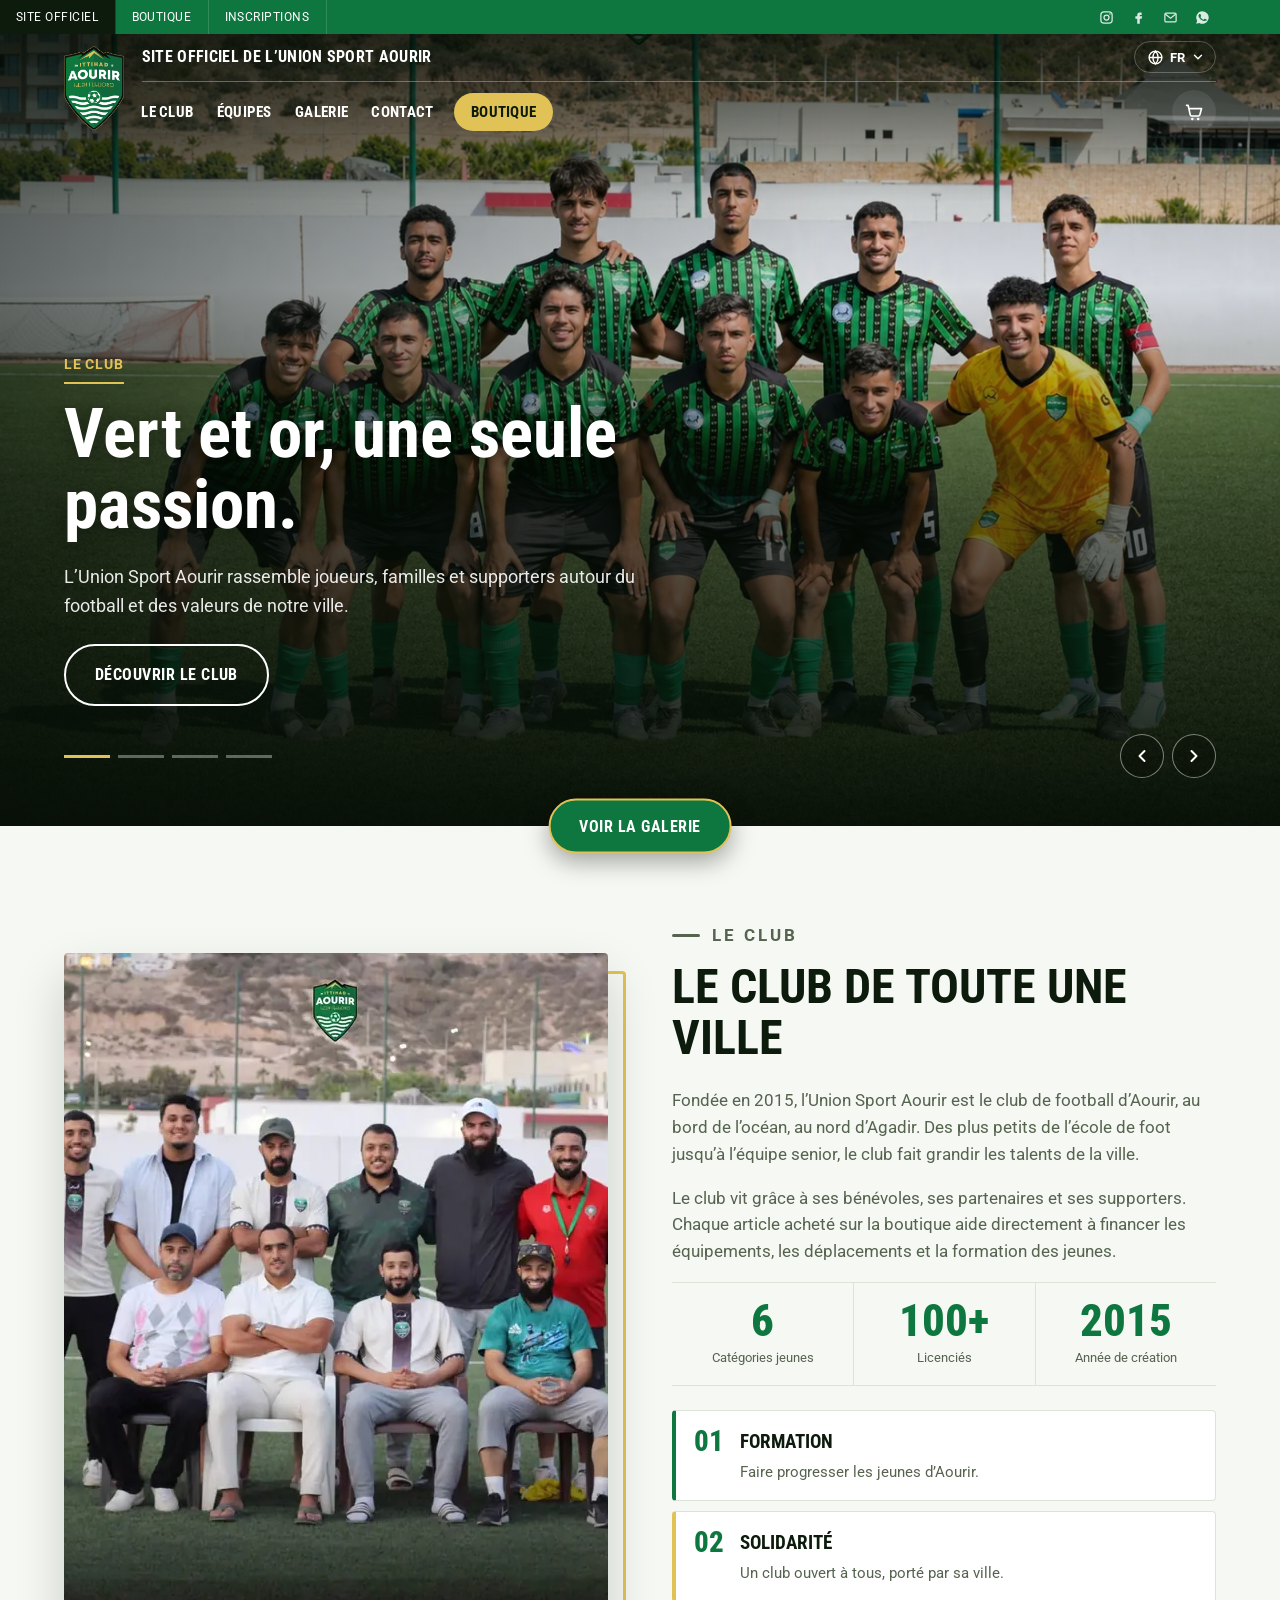
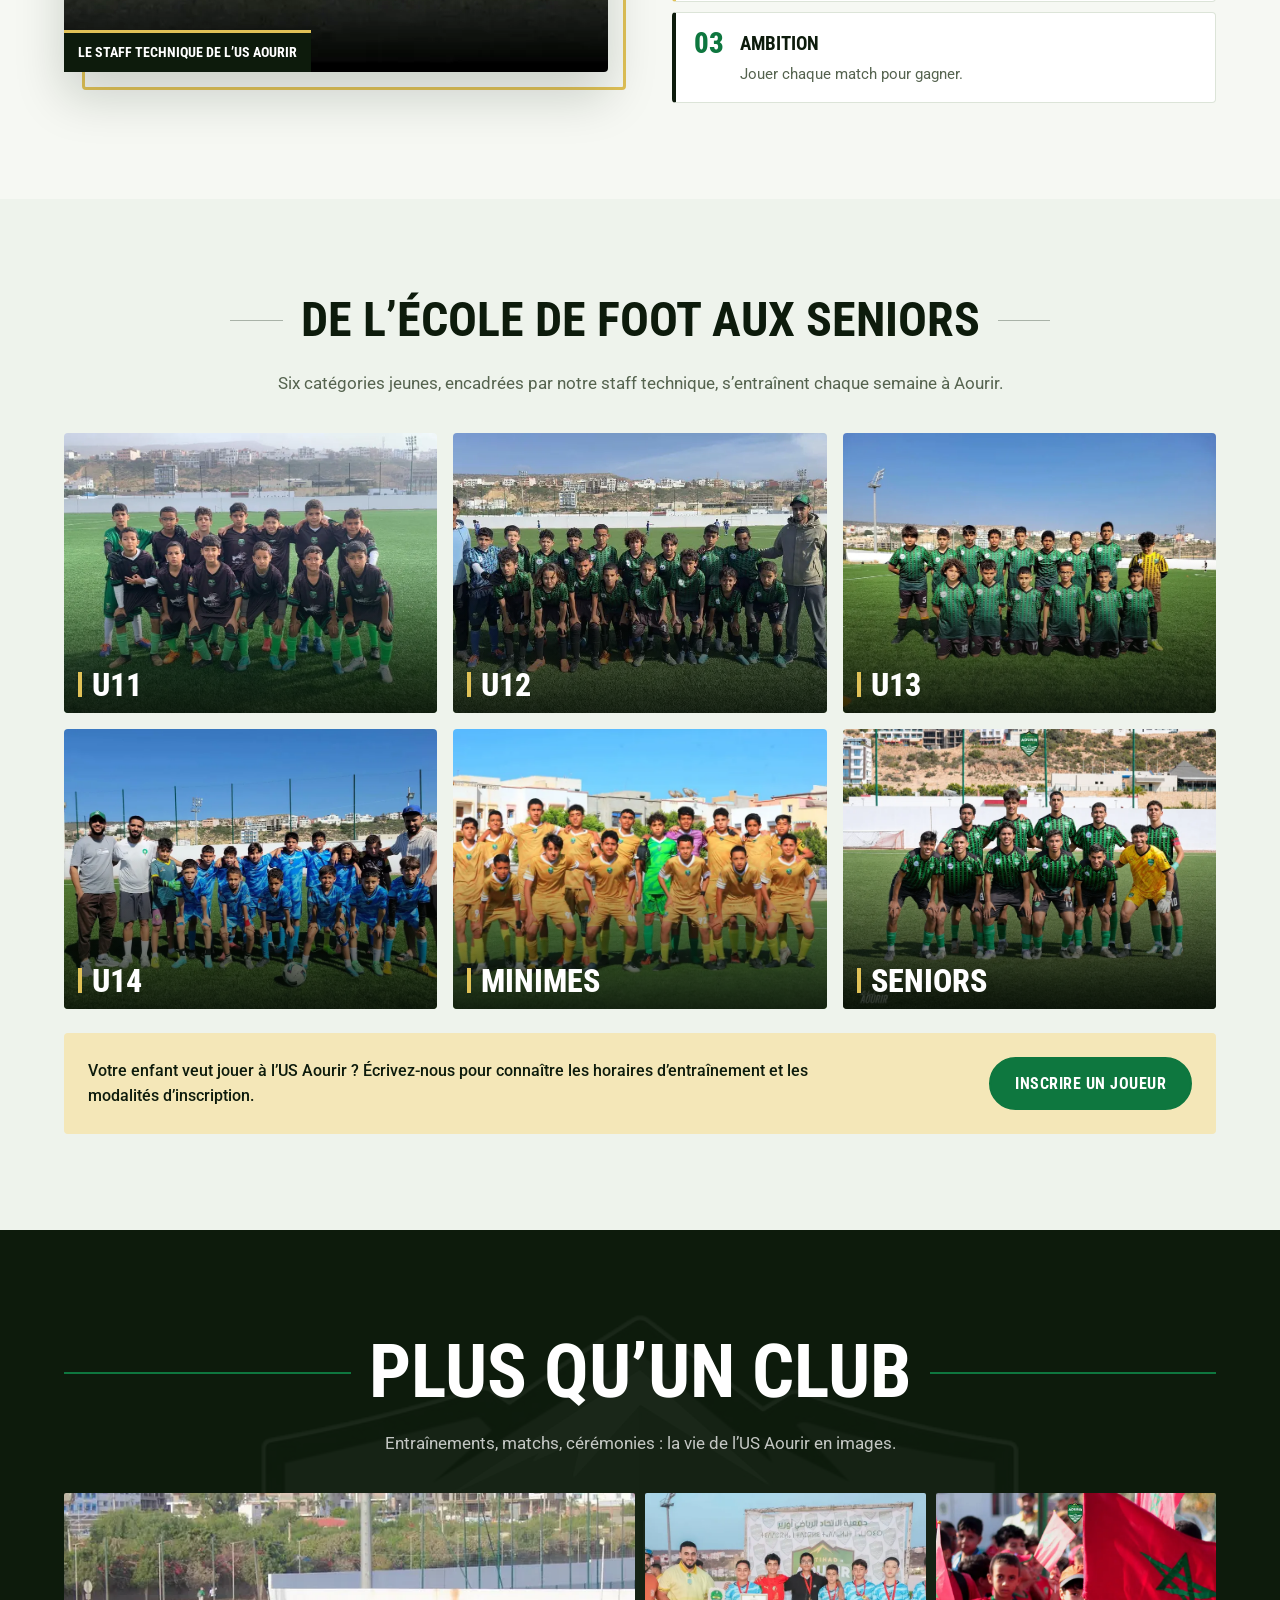
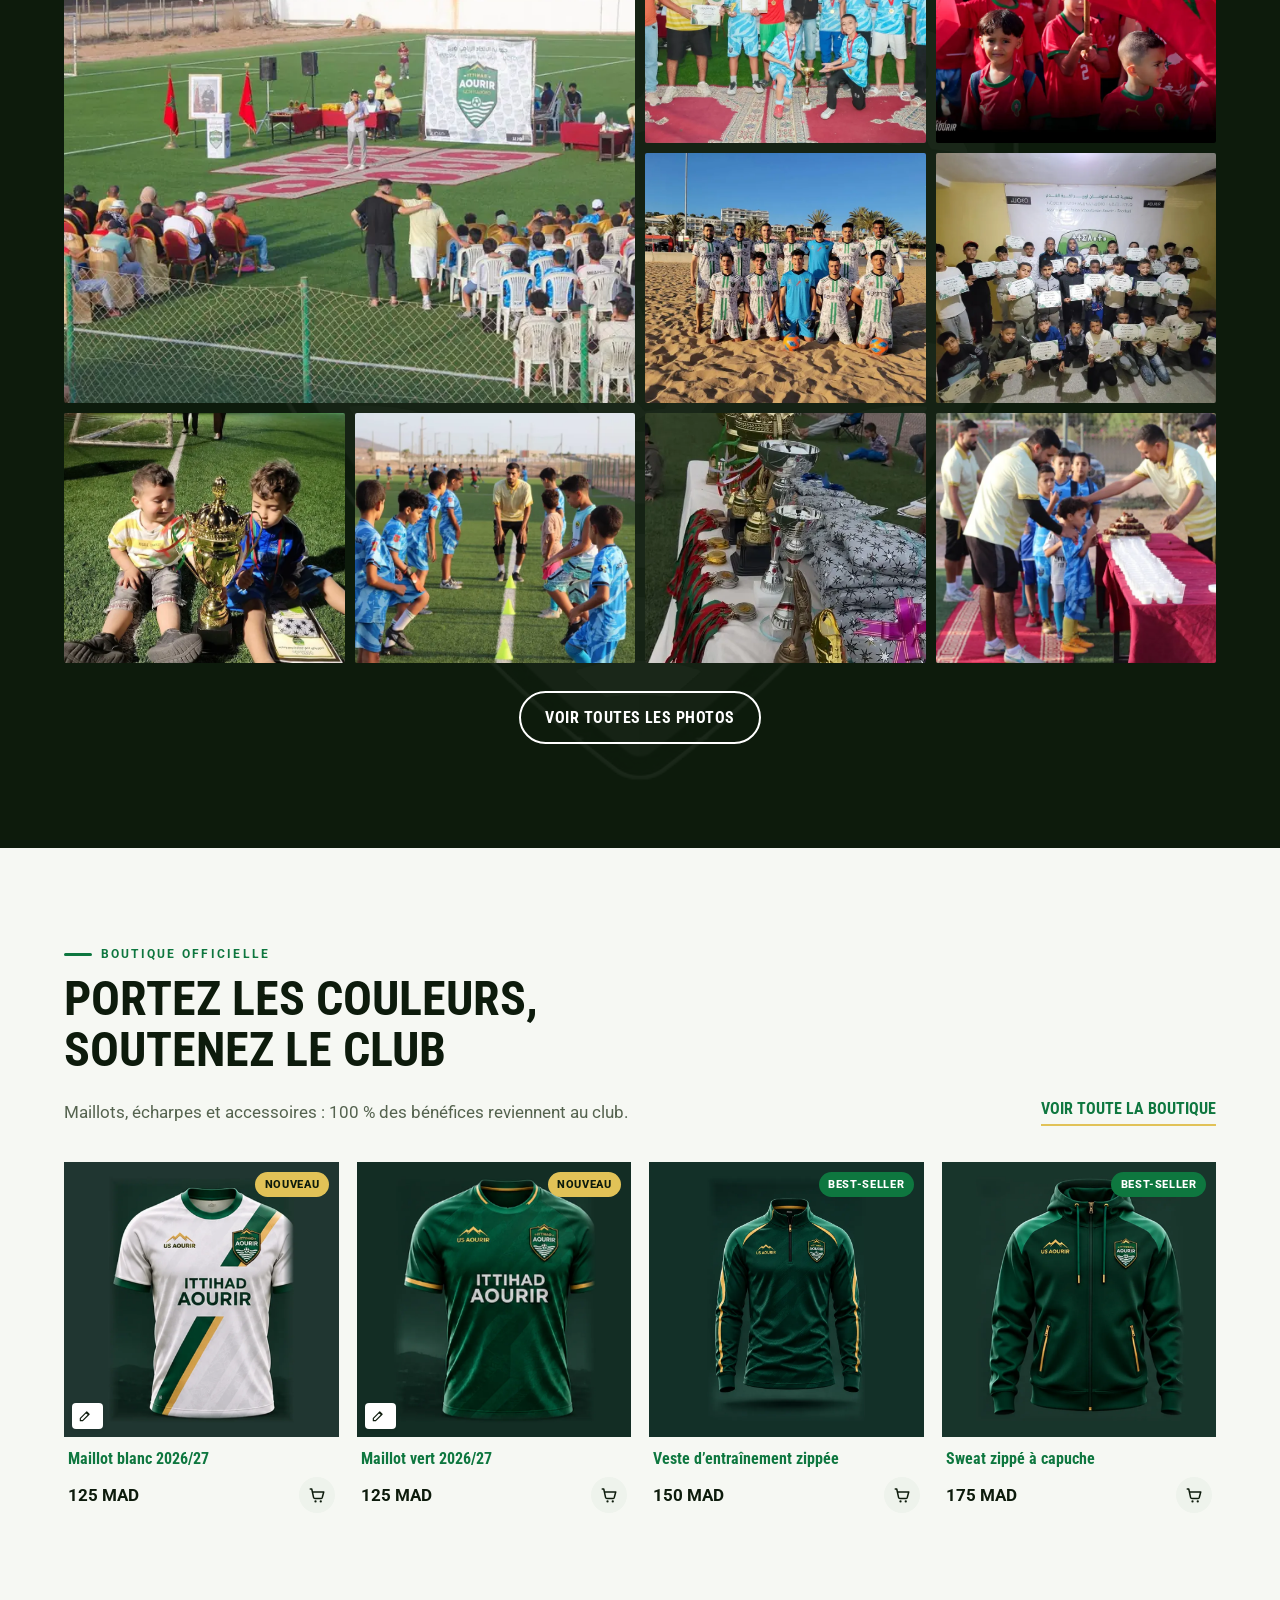
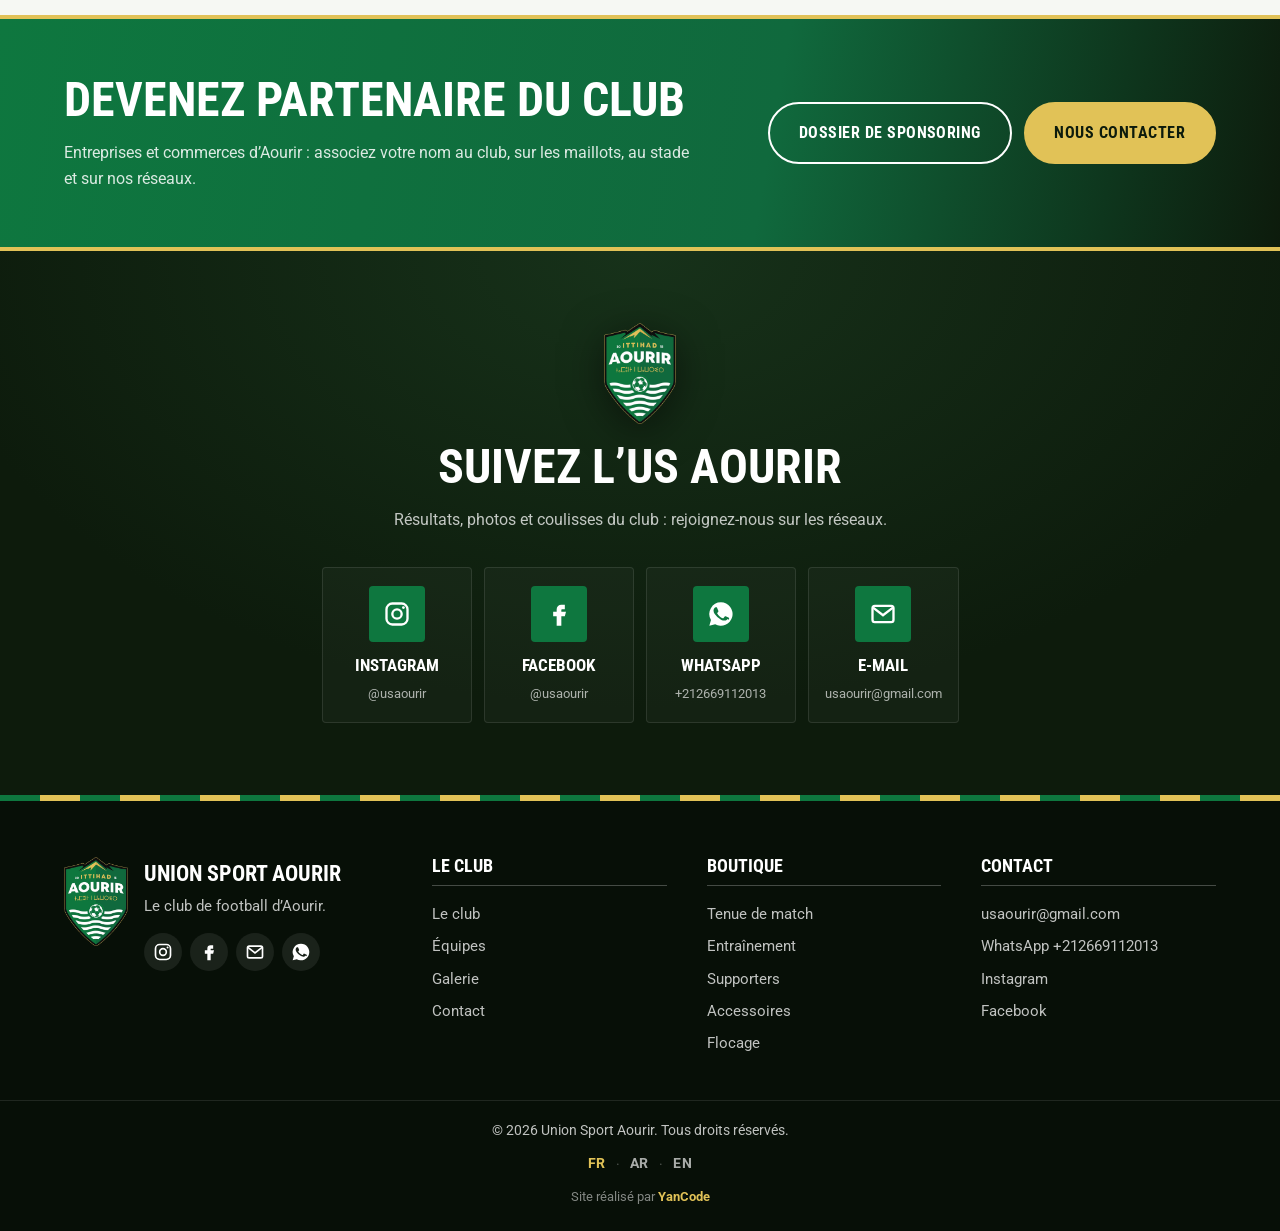
<file: index.html>
<!doctype html>
<html lang="fr">
<head>
  <meta charset="utf-8">
  <meta name="viewport" content="width=device-width, initial-scale=1">
  <title data-i18n="meta.homeTitle">US Aourir — Union Sport Aourir | Club de football</title>
  <meta name="description" data-i18n-attr="content:meta.homeDesc" content="Site officiel de l’Union Sport Aourir : le club, les équipes jeunes, la galerie photos et la boutique officielle.">
  <meta name="theme-color" content="#0D1B0C">
  <meta property="og:title" content="US Aourir — Union Sport Aourir">
  <meta property="og:description" content="Site officiel et boutique de l’Union Sport Aourir.">
  <meta property="og:image" content="img/photos/senior-md.webp">
  <link rel="icon" type="image/png" sizes="64x64" href="img/favicon-64.png">
  <link rel="apple-touch-icon" href="img/apple-touch-icon.png">
  <link rel="preconnect" href="https://fonts.googleapis.com">
  <link rel="preconnect" href="https://fonts.gstatic.com" crossorigin>
  <link href="https://fonts.googleapis.com/css2?family=Roboto+Condensed:wght@500;700;800&family=Roboto:wght@400;500;700&family=Cairo:wght@400;600;700;800&display=swap" rel="stylesheet">
  <link rel="preload" as="image" href="img/photos/senior-lg.webp">
  <link rel="stylesheet" href="css/style.css?v=20">
  <script src="data/club.js?v=21"></script>
  <script src="js/i18n.js?v=20"></script>
</head>
<body data-page="home" id="top">
  <div data-site-header></div>

  <main>
    <!-- HERO SLIDER -->
    <section class="slider" aria-roledescription="carousel" aria-label="US Aourir">
      <div class="slider__track" data-slides></div>
      <div class="slider__controls container">
        <div class="slider__dots" data-dots></div>
        <div class="slider__arrows">
          <button type="button" class="slider__arrow" data-slide-prev data-i18n-attr="aria-label:hero.prev" aria-label="Précédent"><svg class="ic" viewBox="0 0 24 24" aria-hidden="true"><path d="M15 6l-6 6 6 6" fill="none" stroke="currentColor" stroke-width="2.4" stroke-linecap="round" stroke-linejoin="round"/></svg></button>
          <button type="button" class="slider__arrow" data-slide-next data-i18n-attr="aria-label:hero.next" aria-label="Suivant"><svg class="ic" viewBox="0 0 24 24" aria-hidden="true"><path d="M9 6l6 6-6 6" fill="none" stroke="currentColor" stroke-width="2.4" stroke-linecap="round" stroke-linejoin="round"/></svg></button>
        </div>
      </div>
      <a class="pill-cta" href="#galerie" data-i18n="hero.galleryCta">Voir la galerie</a>
    </section>

    <!-- CLUB -->
    <section class="section" id="club">
      <div class="container split">
        <figure class="club-photo">
          <img src="img/photos/staff-md.webp" alt="" loading="lazy" width="900" height="719" data-i18n-attr="alt:club.staff">
          <figcaption data-i18n="club.staff">Le staff technique de l’US Aourir</figcaption>
        </figure>
        <div>
          <p class="eyebrow" data-i18n="club.eyebrow">Le club</p>
          <h2 data-i18n="club.title">Le club de toute une ville</h2>
          <p data-i18n="club.p1"></p>
          <p data-i18n="club.p2"></p>
          <div class="stats" data-stats></div>
          <ul class="values">
            <li><span class="values__num">01</span><div><strong data-i18n="club.v1">Formation</strong><p data-i18n="club.v1t"></p></div></li>
            <li><span class="values__num">02</span><div><strong data-i18n="club.v2">Solidarité</strong><p data-i18n="club.v2t"></p></div></li>
            <li><span class="values__num">03</span><div><strong data-i18n="club.v3">Ambition</strong><p data-i18n="club.v3t"></p></div></li>
          </ul>
        </div>
      </div>
    </section>

    <!-- TEAMS -->
    <section class="section section--tint" id="equipes">
      <div class="container">
        <div class="section-head section-head--center">
          <h2 class="title-line title-line--dark" data-i18n="teams.title2">De l’école de foot aux seniors</h2>
          <p class="lead" data-i18n="teams.text"></p>
        </div>
        <div class="teams" data-teams></div>
        <div class="join">
          <p data-i18n="teams.joinText"></p>
          <a class="btn" data-join-link href="#" data-i18n="teams.join">Inscrire un joueur</a>
        </div>
      </div>
    </section>

    <!-- GALLERY: MORE THAN A CLUB -->
    <section class="gallery-section" id="galerie">
      <div class="gallery-section__watermark" aria-hidden="true"></div>
      <div class="container">
        <h2 class="title-line title-line--big" data-i18n="gallery.title">Plus qu’un club</h2>
        <p class="gallery-section__text" data-i18n="gallery.text"></p>
        <div class="photo-grid" data-photos></div>
        <div class="gallery-section__more"><button type="button" class="btn btn--outline-light" data-photos-more data-i18n="gallery.more">Voir toutes les photos</button></div>
      </div>
    </section>

    <!-- SHOP TEASER -->
    <section class="section" id="boutique">
      <div class="container">
        <div class="section-head section-head--row">
          <div>
            <p class="eyebrow" data-i18n="shop.eyebrow">Boutique officielle</p>
            <h2 data-i18n="shop.title">Portez les couleurs, soutenez le club</h2>
            <p class="lead" data-i18n="shop.text"></p>
          </div>
          <a class="link-arrow" href="boutique.html"><span data-i18n="shop.all">Voir toute la boutique</span></a>
        </div>
        <div class="grid" data-featured></div>
      </div>
    </section>

    <!-- PARTNERS -->
    <section class="partner">
      <div class="container partner__inner">
        <div>
          <h2 data-i18n="support.title">Devenez partenaire du club</h2>
          <p data-i18n="support.text"></p>
        </div>
        <div class="partner__actions">
          <a class="btn btn--outline-light btn--lg" href="dossier-sponsoring/index.html" data-i18n="support.dossier" data-i18n-attr="href:support.dossierHref">Dossier de sponsoring</a>
          <a class="btn btn--gold btn--lg" href="#contact" data-i18n="support.cta">Nous contacter</a>
        </div>
      </div>
    </section>

    <!-- SOCIAL / CONTACT -->
    <section class="social" id="contact">
      <div class="container social__inner">
        <img src="img/logo-crest.png" alt="" class="social__crest" width="90" height="126" loading="lazy">
        <h2 data-i18n="social.title">Suivez l’US Aourir</h2>
        <p data-i18n="social.text"></p>
        <div class="social__icons" data-social></div>
      </div>
    </section>
  </main>

  <div data-site-footer></div>

  <dialog class="lightbox" data-lightbox aria-label="Photo"></dialog>

  <script src="js/app.js?v=20"></script>
  <script src="js/shop.js?v=20"></script>
  <script src="js/home.js?v=20"></script>
</body>
</html>
</file>
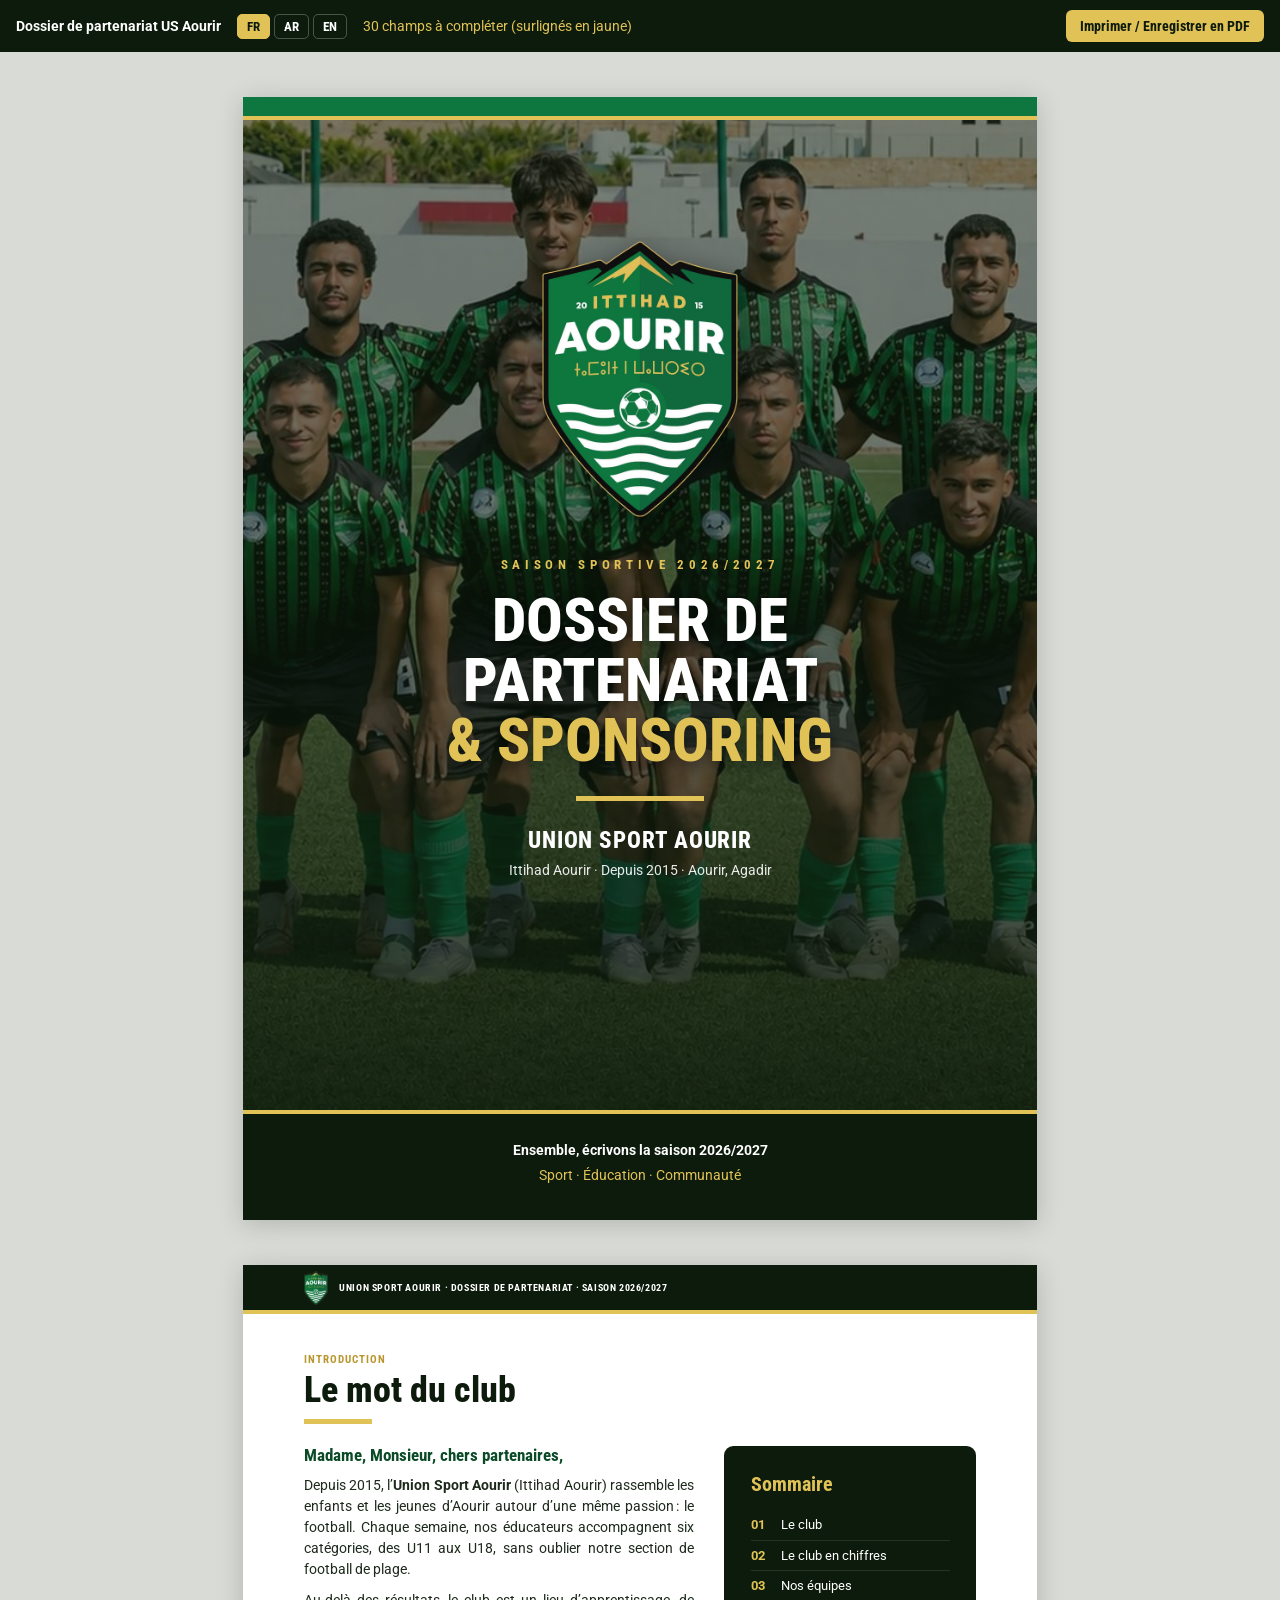
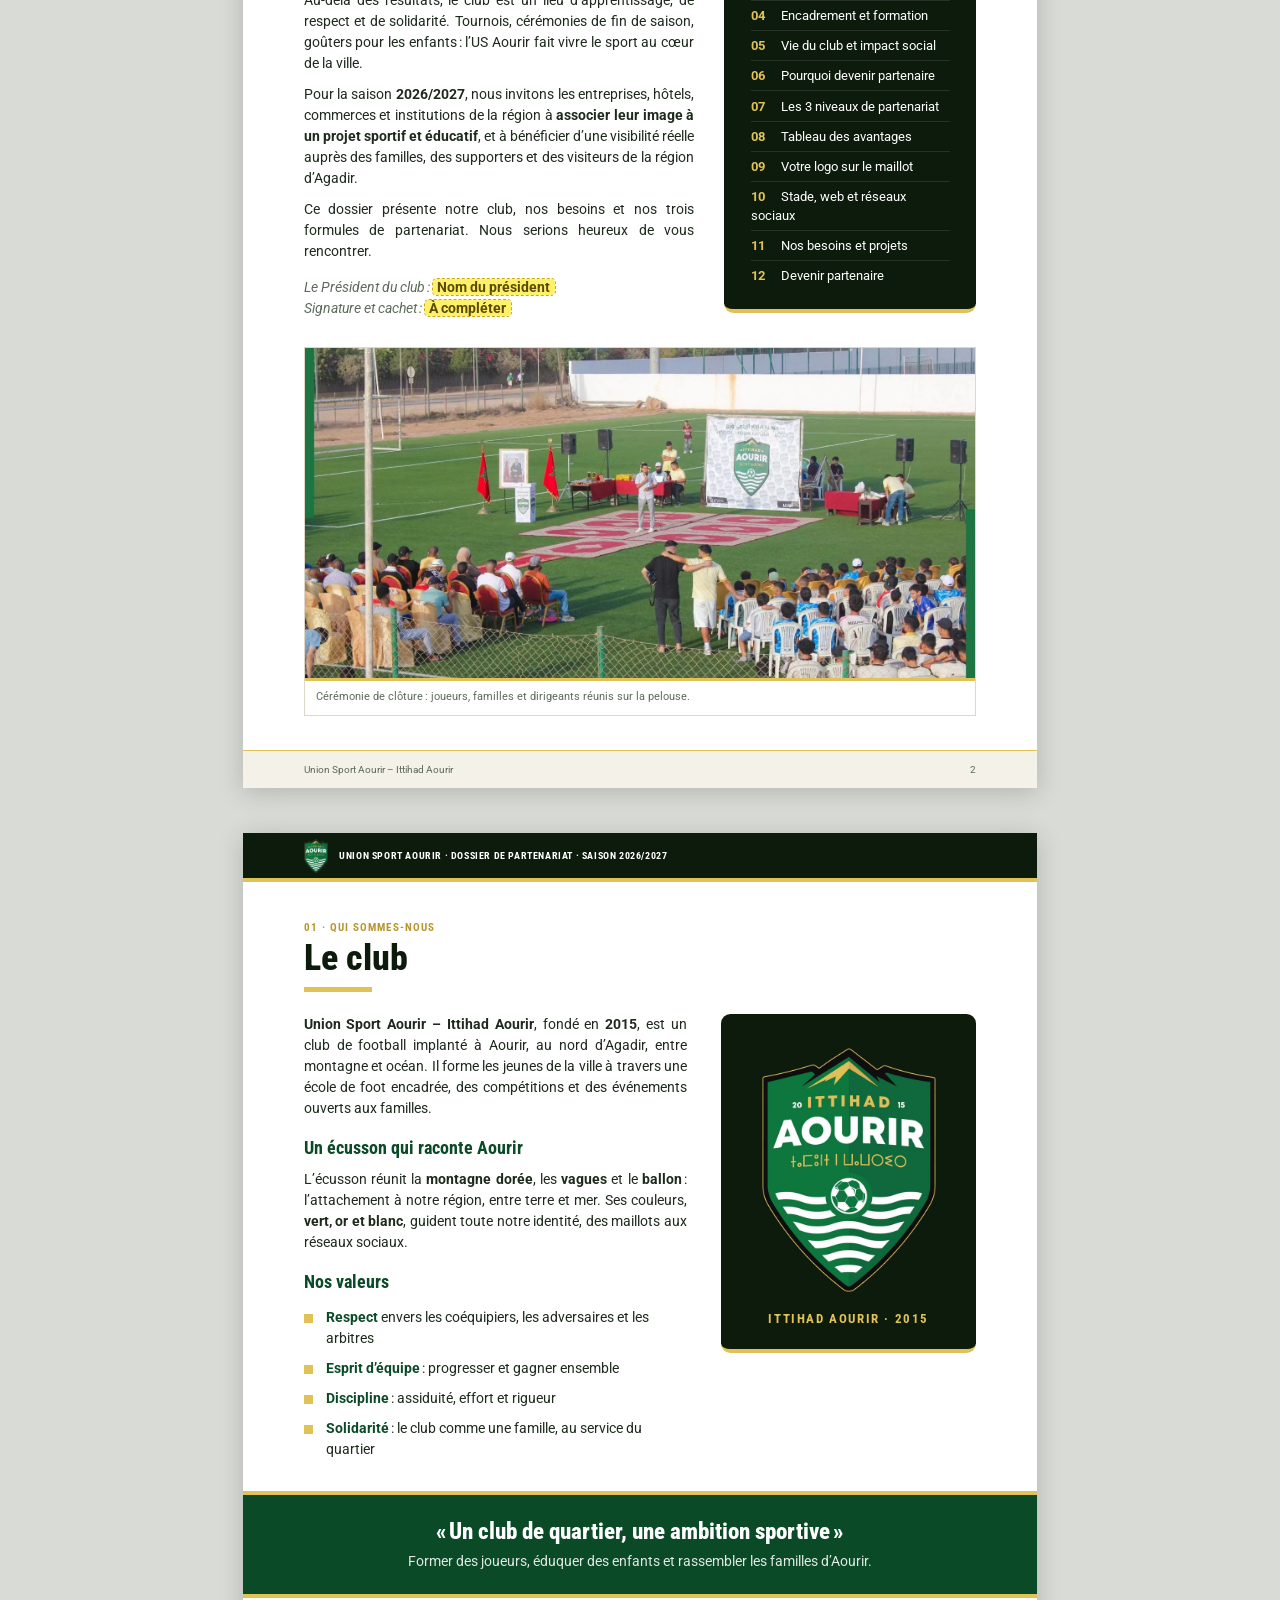
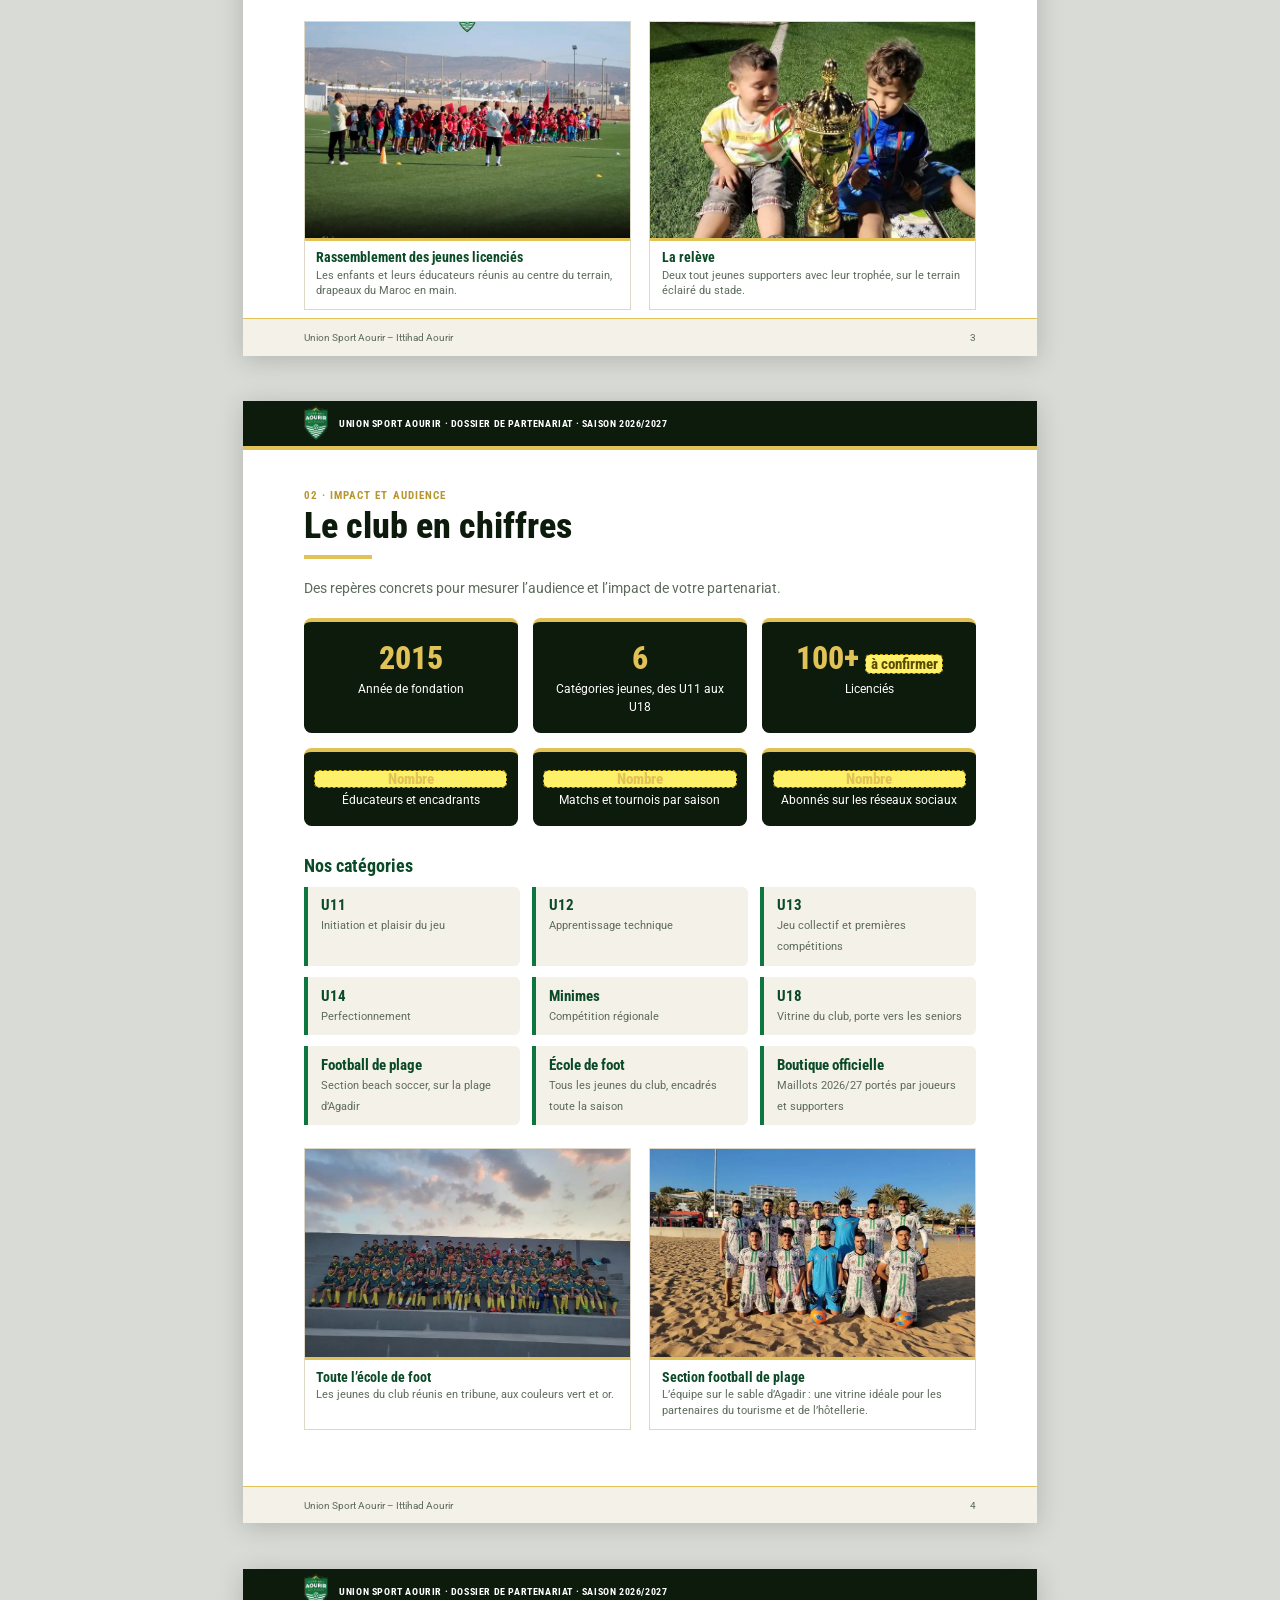
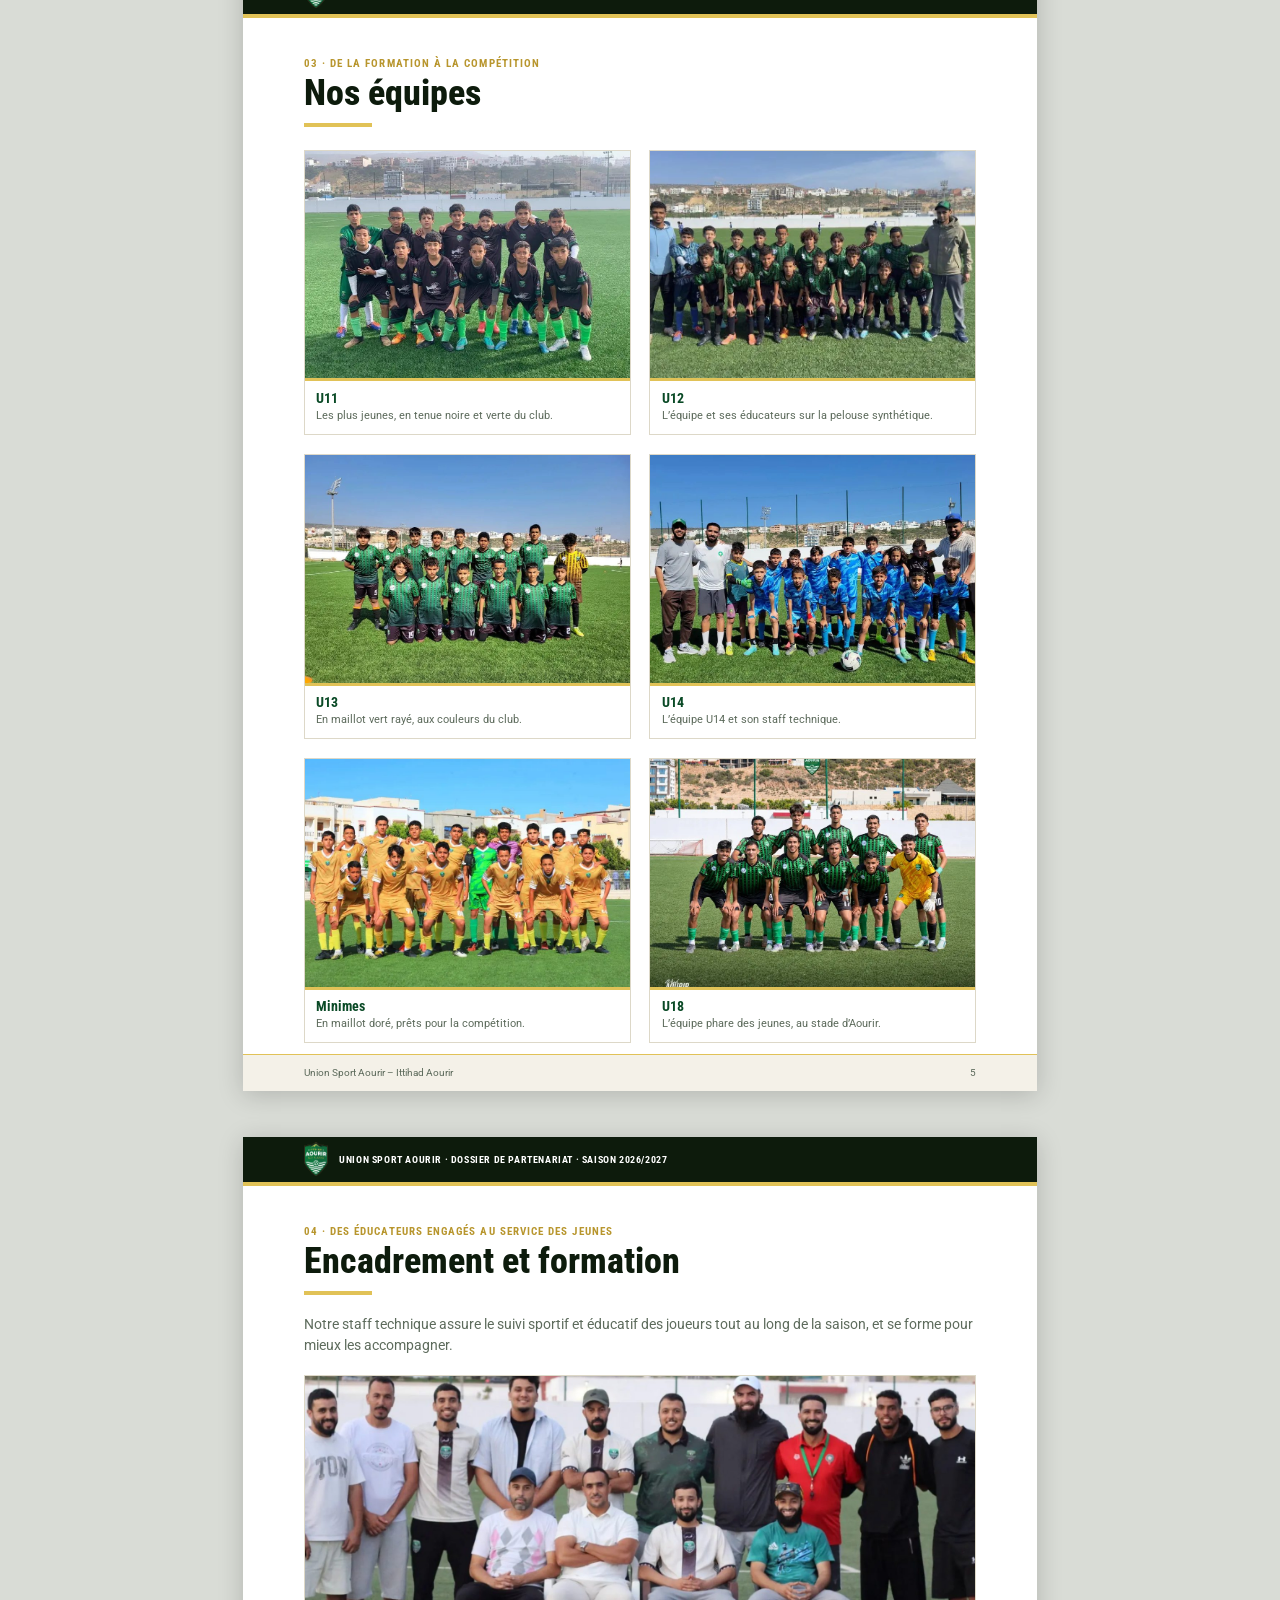
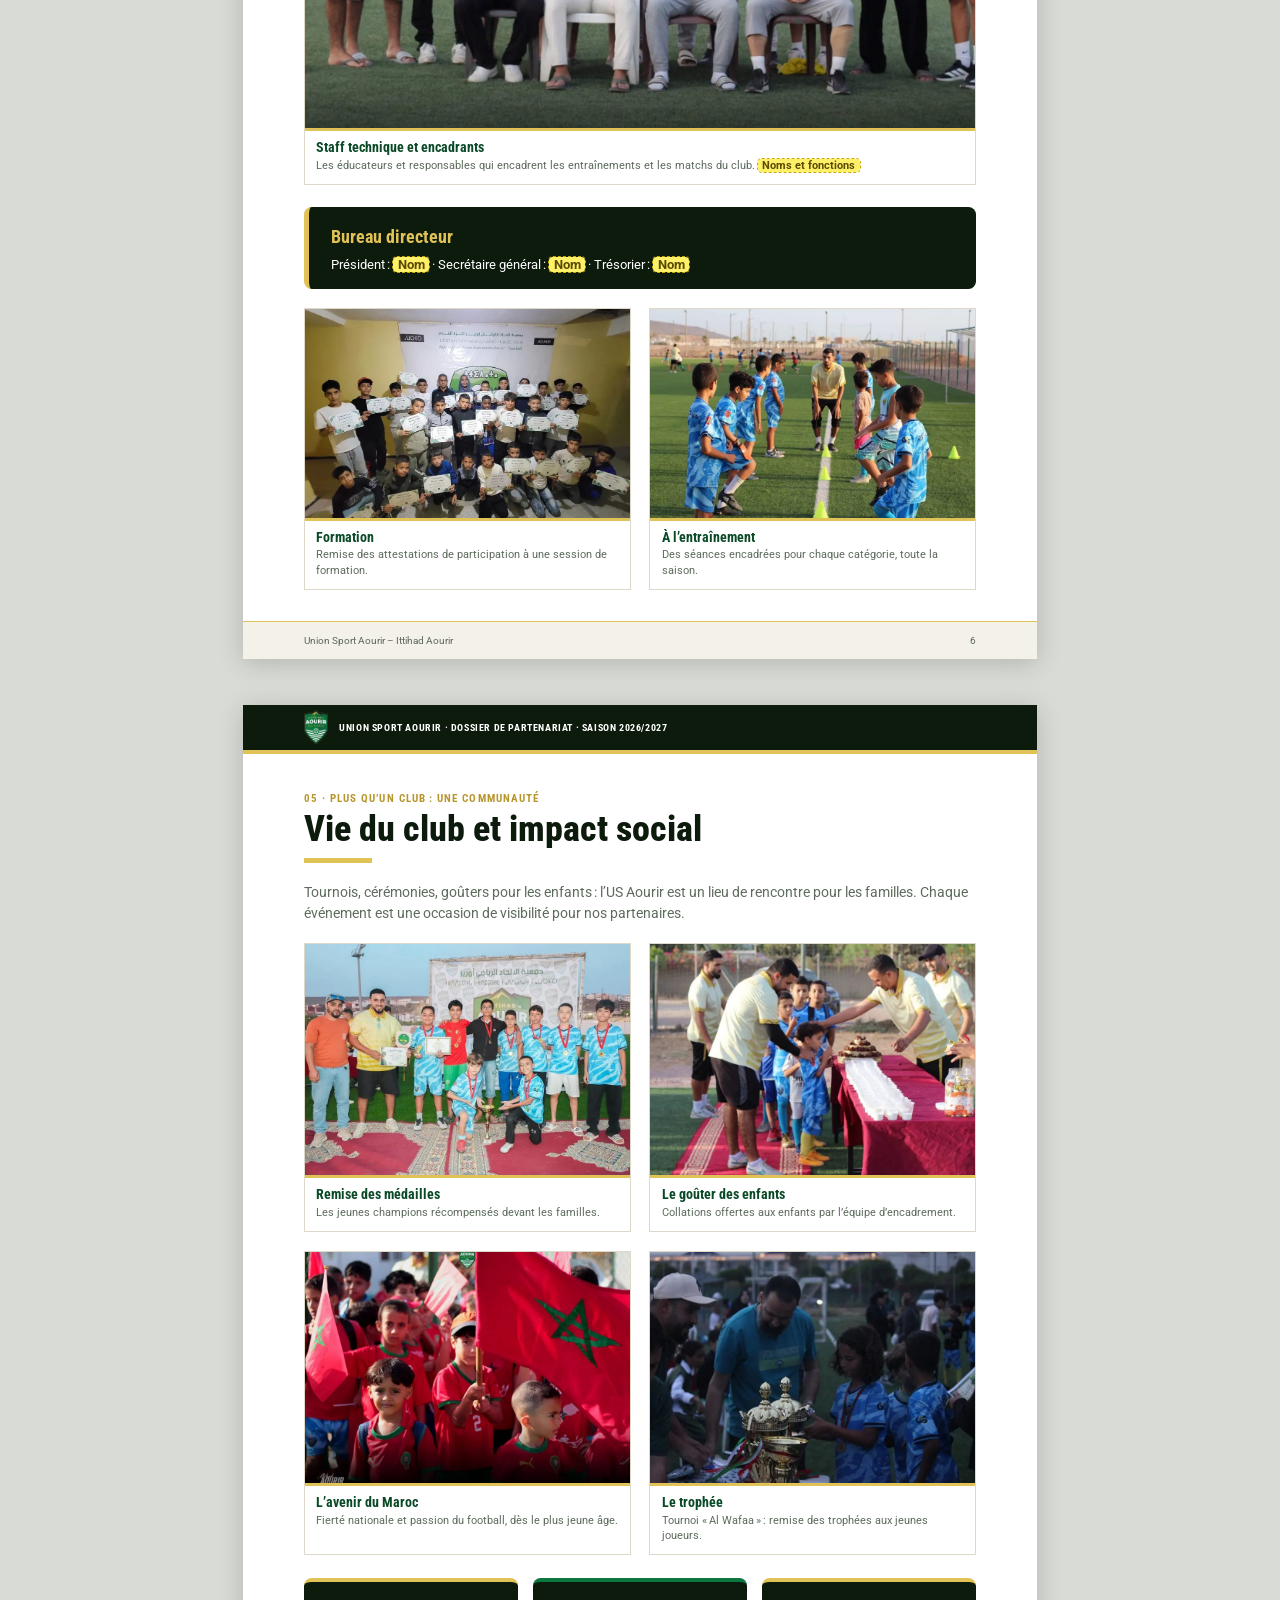
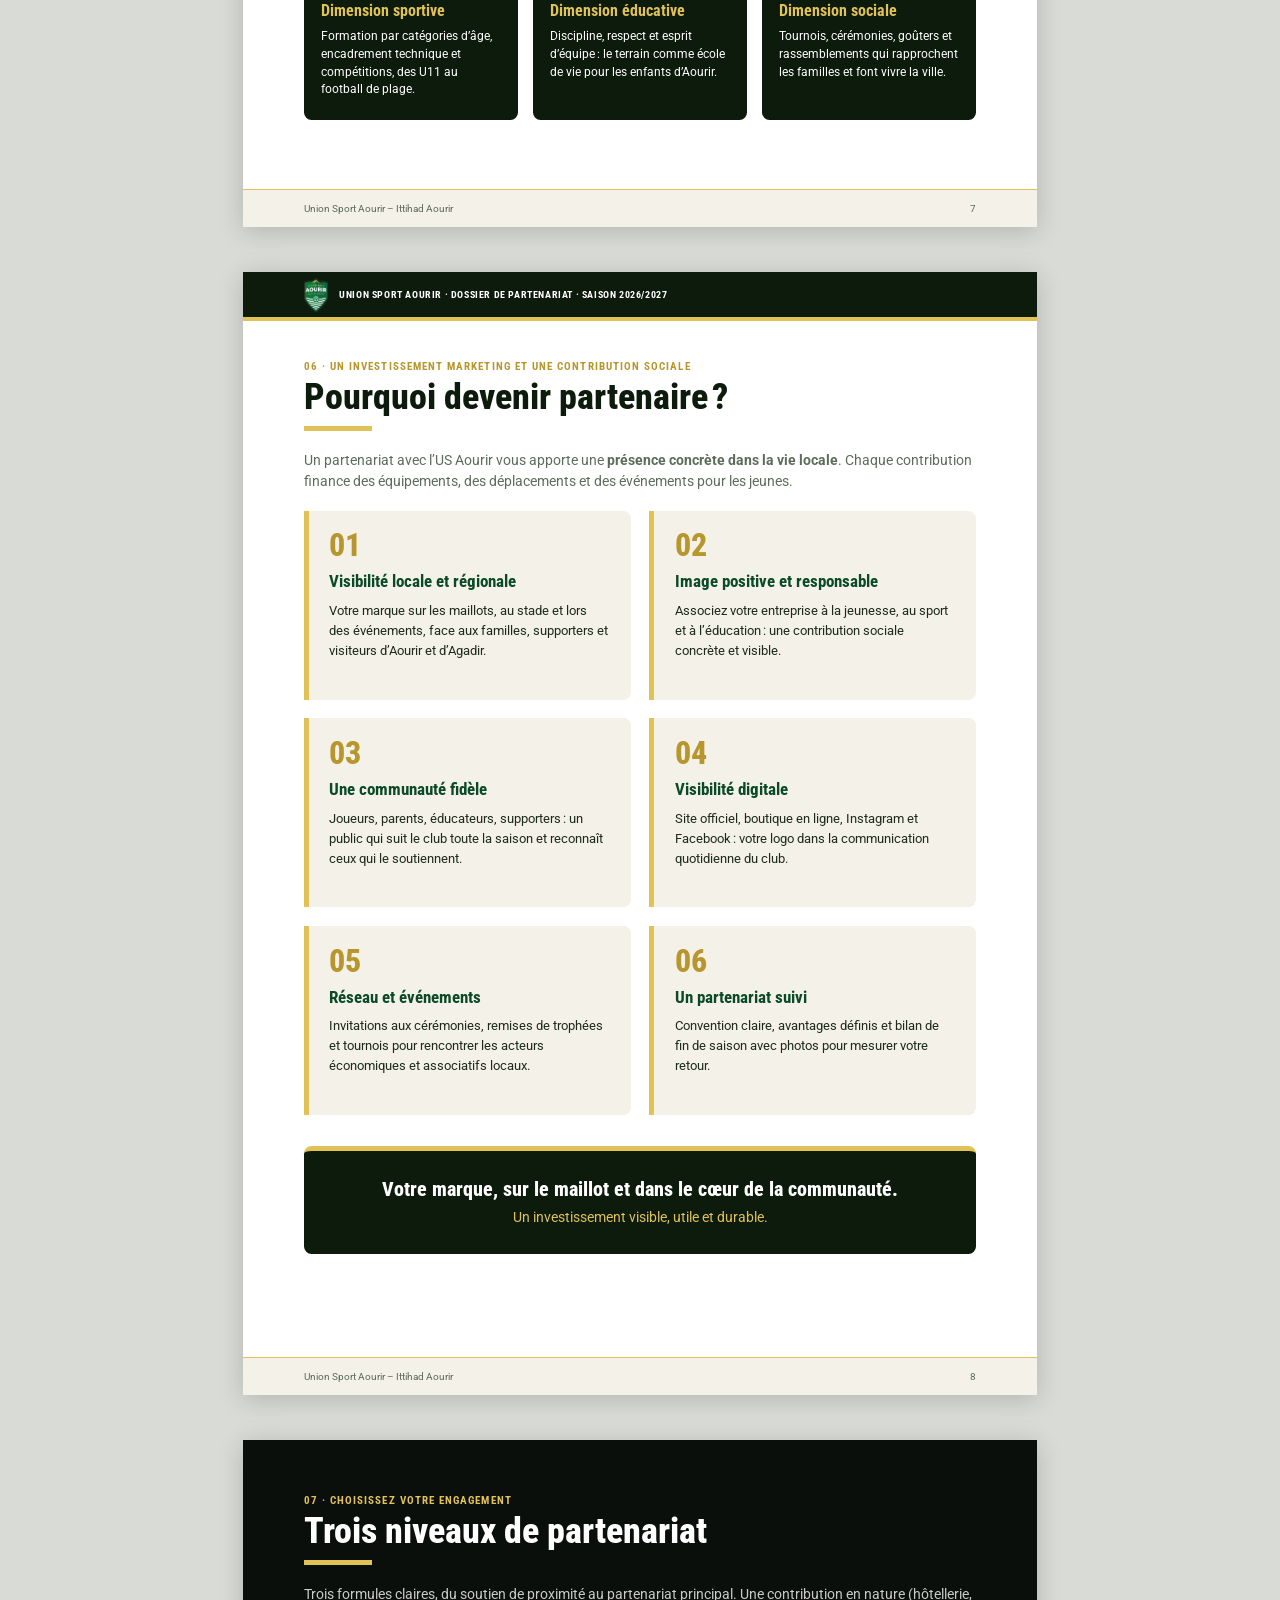
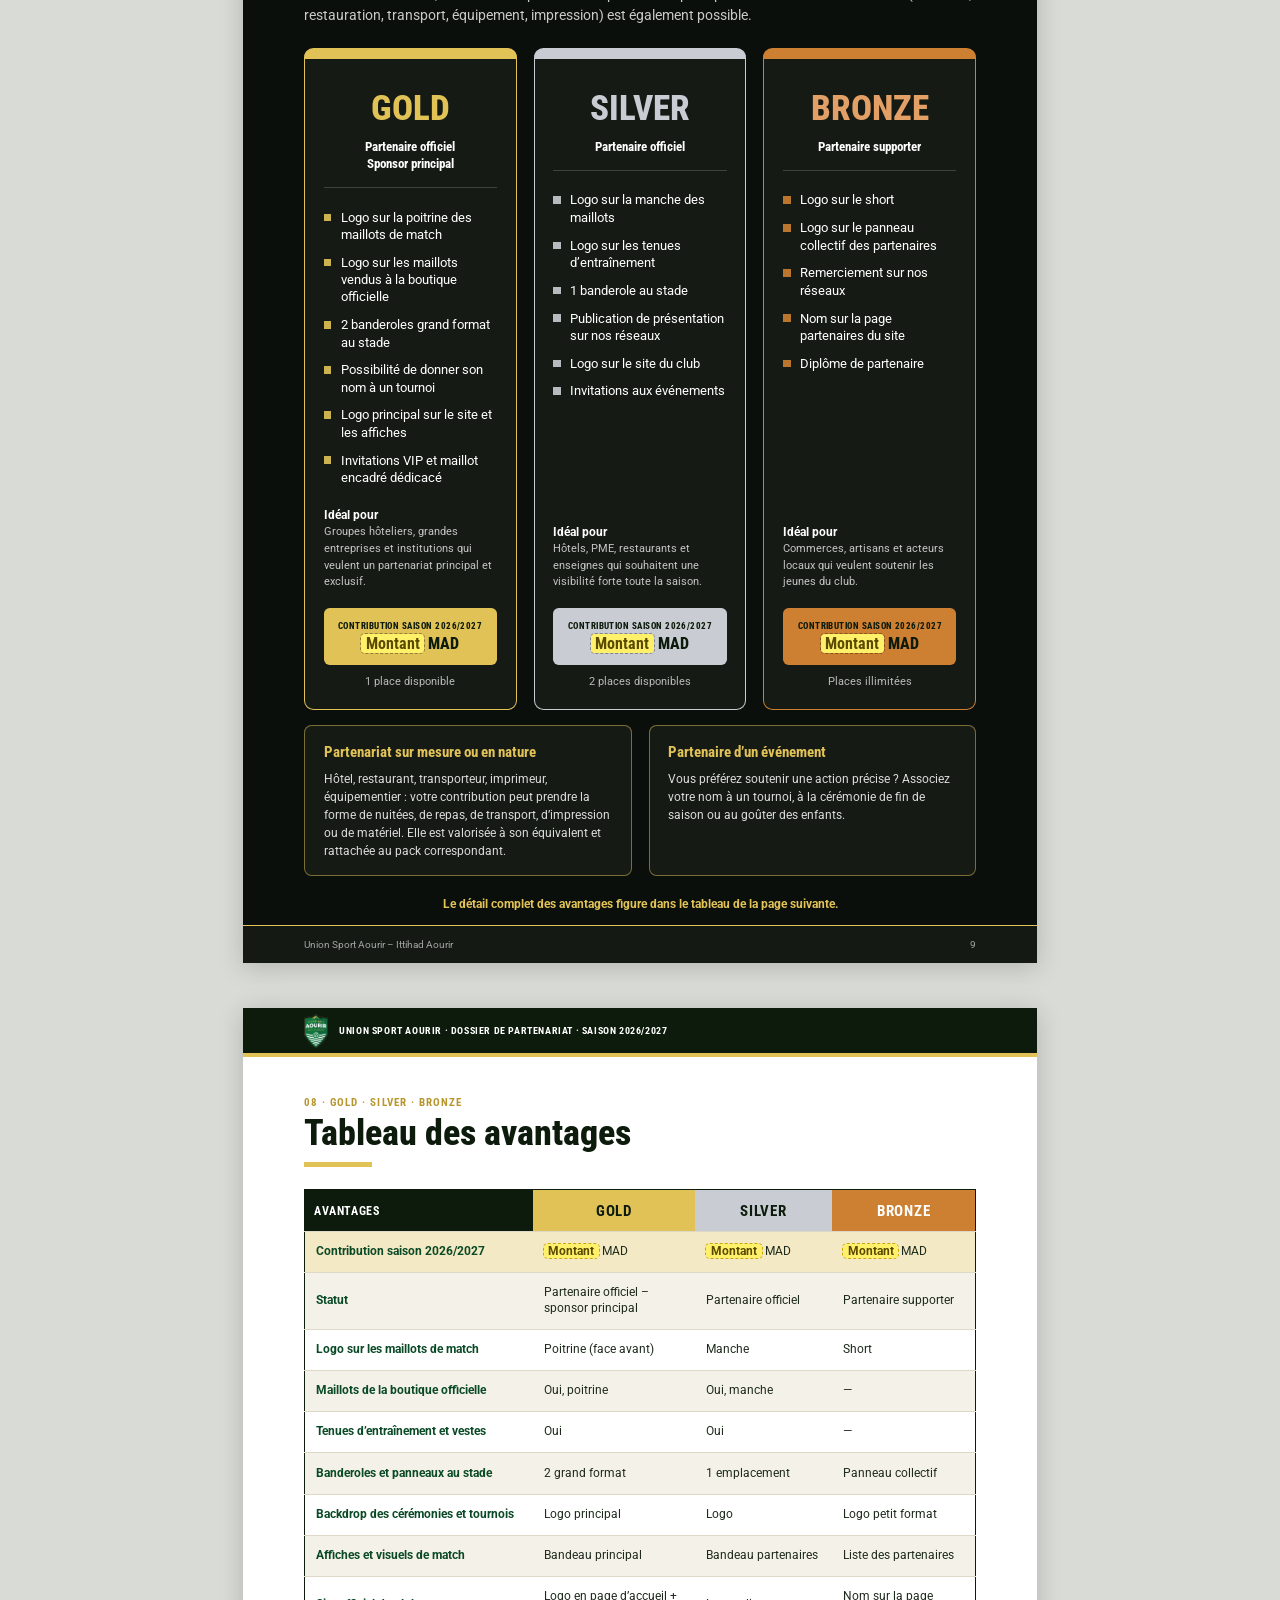
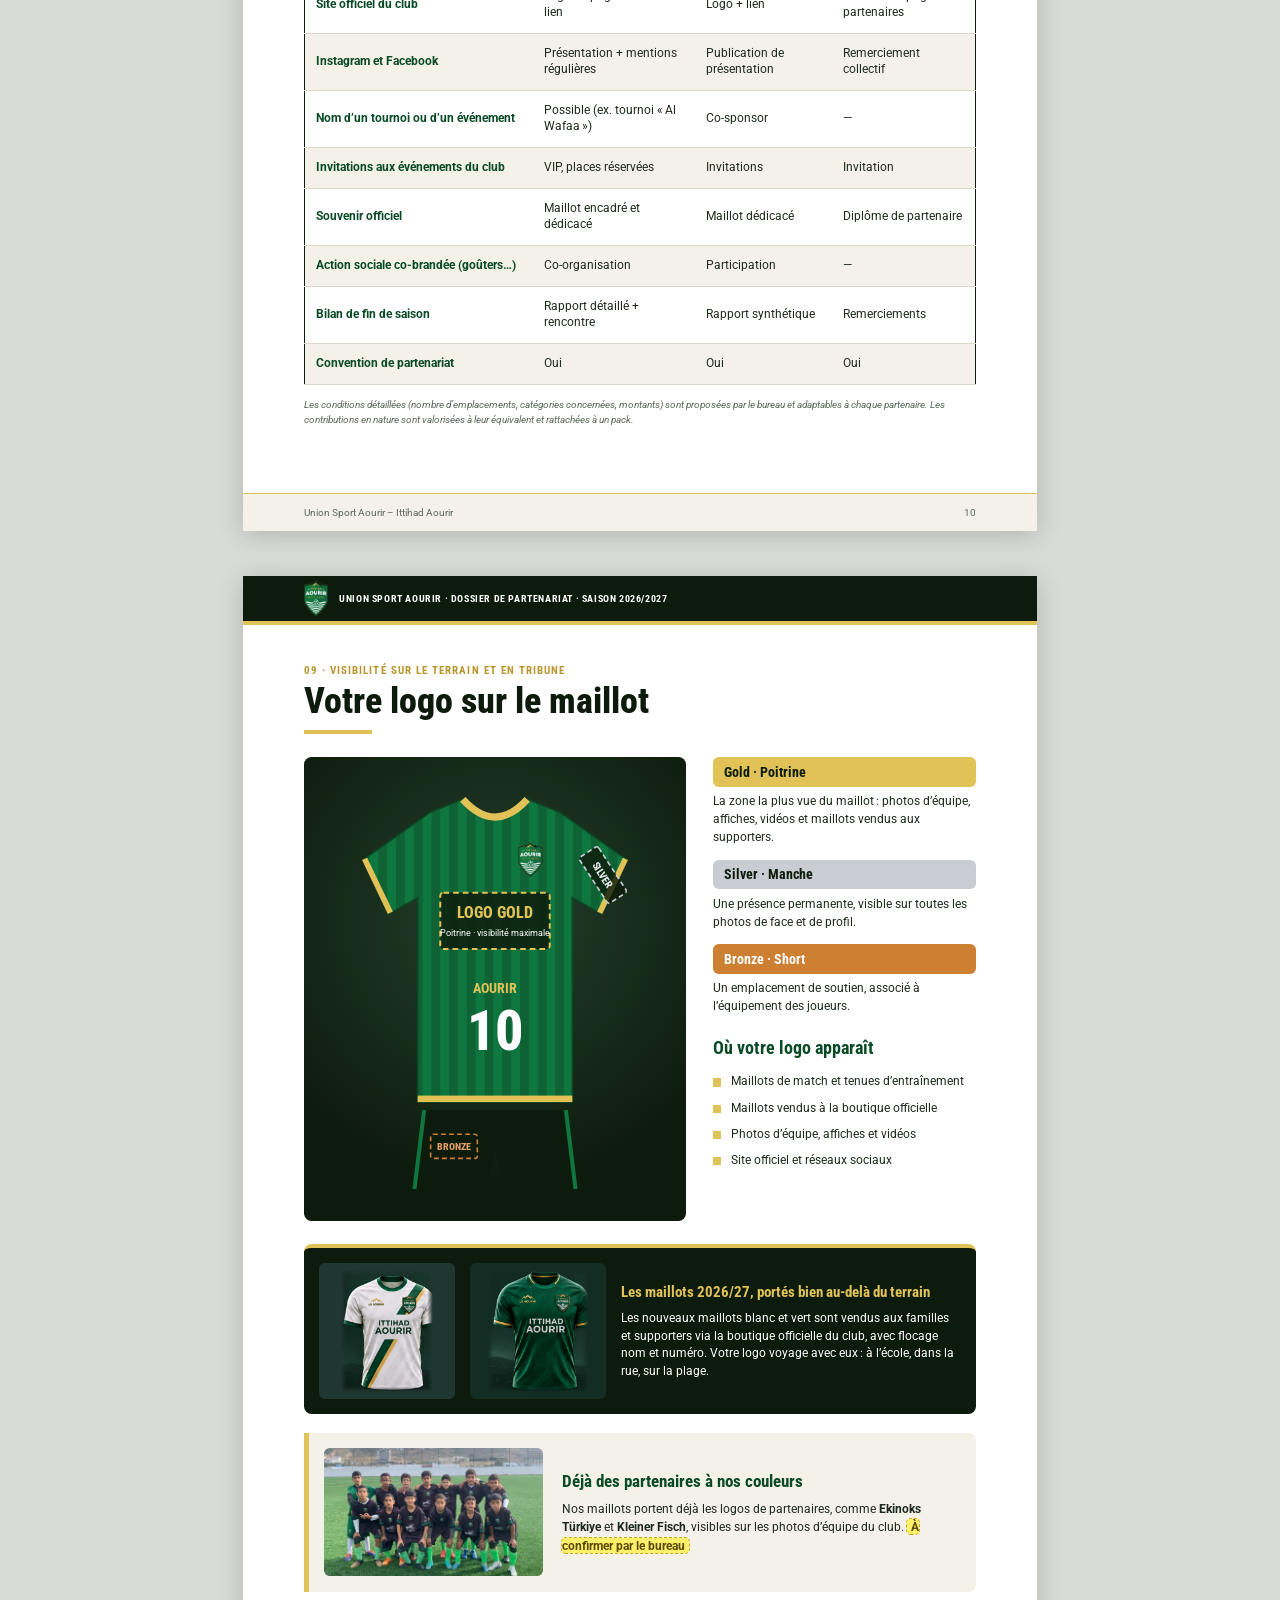
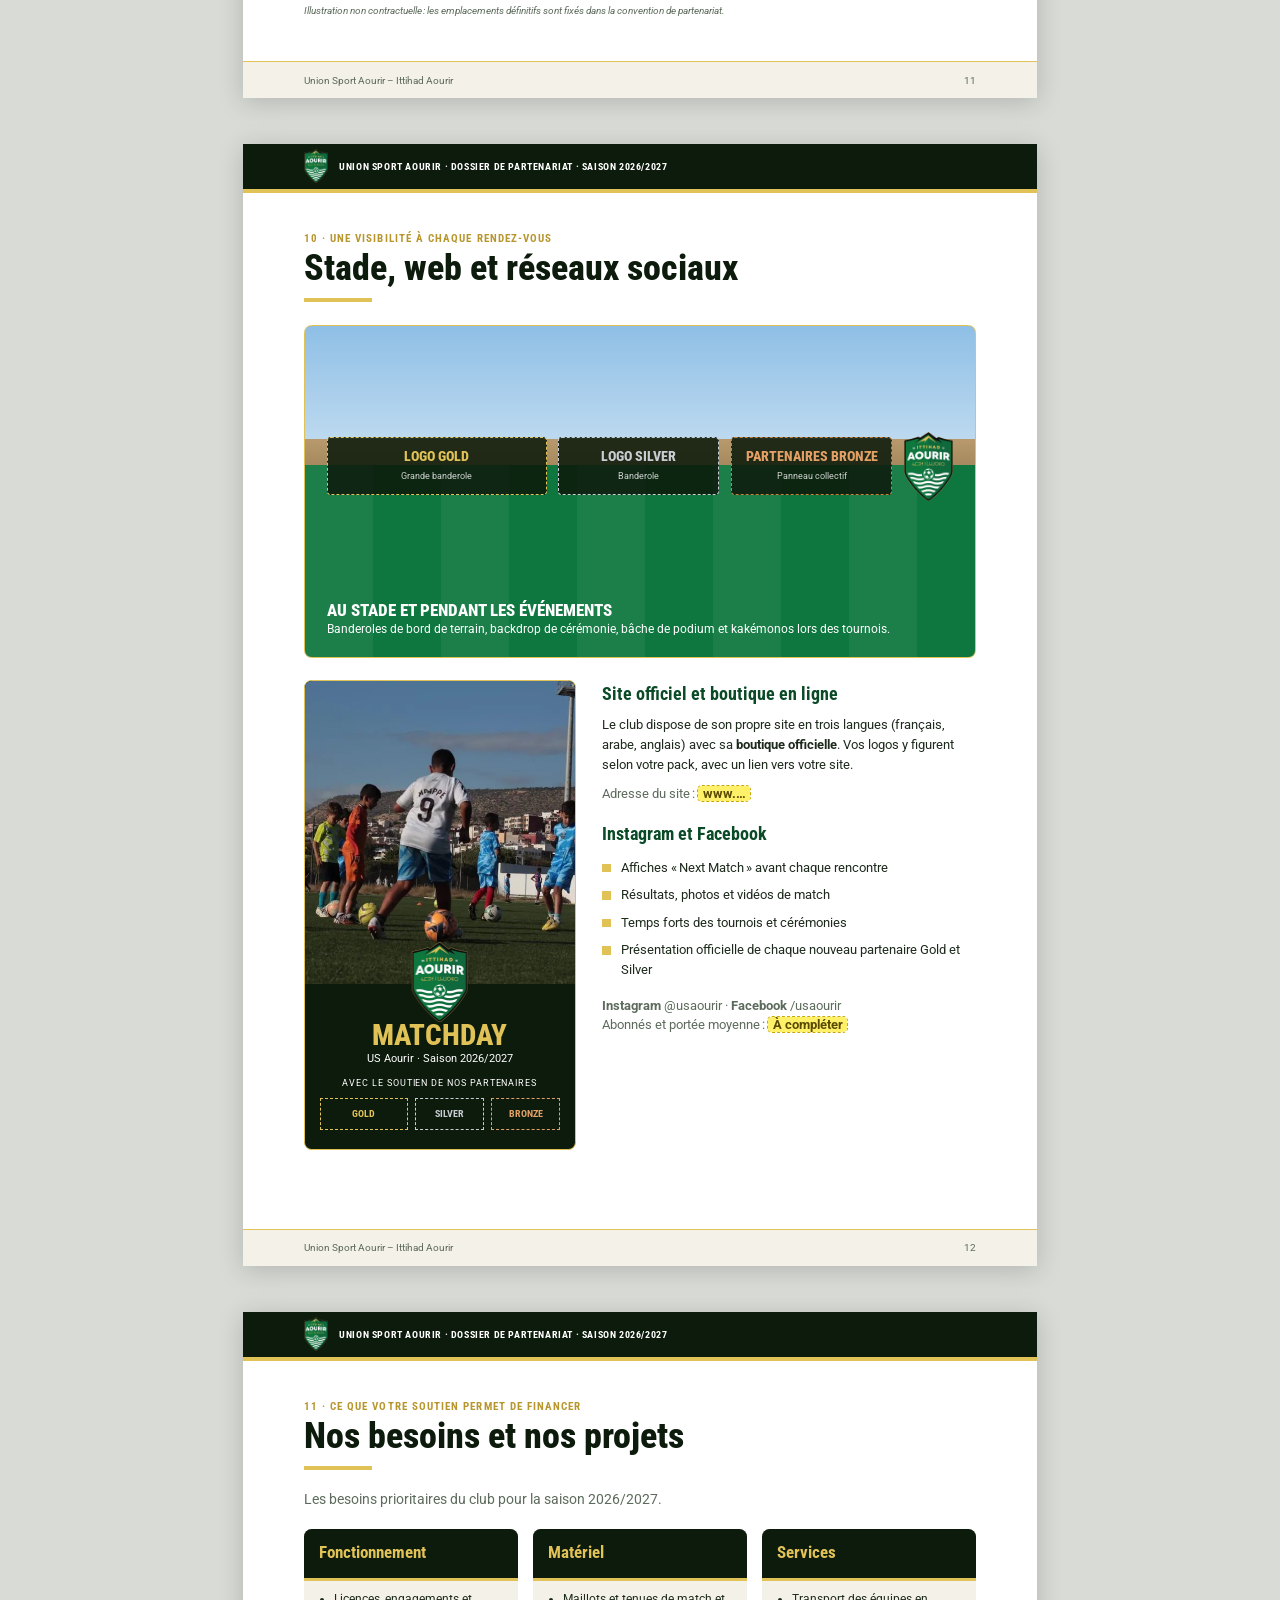
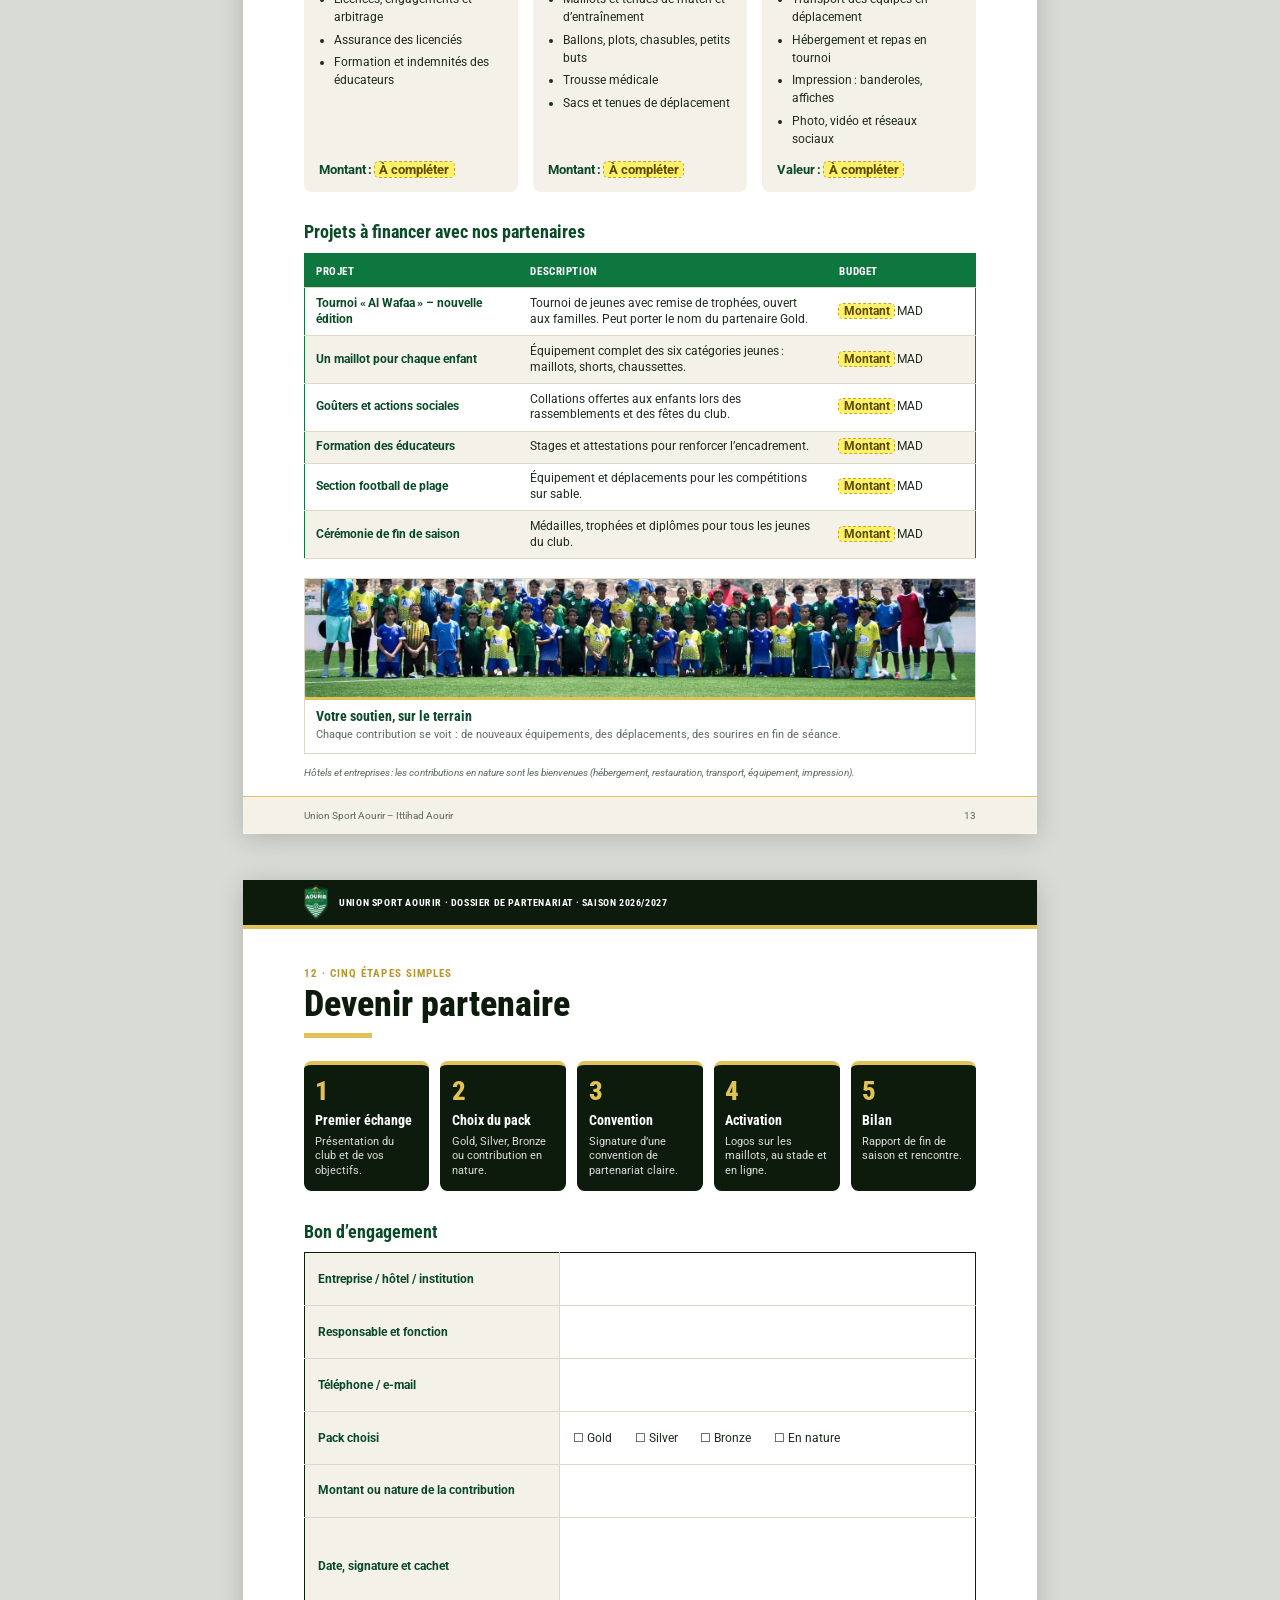
<file: dossier-sponsoring/index.html>
<!doctype html>
<html lang="fr">
<head>
<meta charset="utf-8">
<meta name="viewport" content="width=device-width, initial-scale=1">
<title>Dossier de partenariat – US Aourir 2026/2027</title>
<meta name="robots" content="noindex">
<link rel="icon" href="img/logo-crest.png">
<link rel="preconnect" href="https://fonts.googleapis.com">
<link rel="preconnect" href="https://fonts.gstatic.com" crossorigin>
<link href="https://fonts.googleapis.com/css2?family=Roboto+Condensed:wght@400;600;700;800&family=Roboto:ital,wght@0,400;0,500;0,700;1,400&display=swap" rel="stylesheet">
<link rel="stylesheet" href="dossier.css">
<script>
  // Compte les champs à compléter et les affiche dans la barre d'outils (écran uniquement).
  document.addEventListener('DOMContentLoaded', function () {
    var n = document.querySelectorAll('.todo').length;
    var el = document.getElementById('todo-count');
    if (el) el.textContent = n === 0 ? 'Tout est complété' : n + ' champs à compléter (surlignés en jaune)';
  });
</script>
</head>
<body>

<div class="toolbar">
  <strong>Dossier de partenariat US Aourir</strong>
  <nav class="langs"><a href="index.html" aria-current="page">FR</a><a href="index-ar.html">AR</a><a href="index-en.html">EN</a></nav>
  <span id="todo-count"></span>
  <button type="button" onclick="window.print()">Imprimer / Enregistrer en PDF</button>
</div>

<!-- ============ 1. COUVERTURE ============ -->
<section class="page cover">
  <img class="cover__bg" src="img/u18-lg.jpg" alt="">
  <div class="cover__shade"></div>
  <div class="cover__top"></div>
  <div class="cover__body">
    <img class="cover__crest" src="img/logo-crest.png" alt="Écusson Ittihad Aourir">
    <p class="kicker">Saison sportive 2026/2027</p>
    <h1>Dossier de<br>partenariat<br><span>&amp; sponsoring</span></h1>
    <div class="rule"></div>
    <p class="cover__club">Union Sport Aourir</p>
    <p class="cover__sub">Ittihad Aourir · Depuis 2015 · Aourir, Agadir</p>
  </div>
  <div class="cover__bottom">
    <p><strong>Ensemble, écrivons la saison 2026/2027</strong></p>
    <p class="gold">Sport · Éducation · Communauté</p>
  </div>
</section>

<!-- ============ 2. LE MOT DU CLUB ============ -->
<section class="page">
  <header class="ph"><img src="img/logo-crest.png" alt=""><span>Union Sport Aourir · Dossier de partenariat · Saison 2026/2027</span></header>
  <div class="pc">
    <p class="eyebrow">Introduction</p>
    <h2>Le mot du club</h2>
    <div class="grid-intro">
      <div class="prose">
        <p class="lead-green">Madame, Monsieur, chers partenaires,</p>
        <p>Depuis 2015, l’<strong>Union Sport Aourir</strong> (Ittihad Aourir) rassemble les enfants et les jeunes d’Aourir autour d’une même passion : le football. Chaque semaine, nos éducateurs accompagnent six catégories, des U11 aux U18, sans oublier notre section de football de plage.</p>
        <p>Au-delà des résultats, le club est un lieu d’apprentissage, de respect et de solidarité. Tournois, cérémonies de fin de saison, goûters pour les enfants : l’US Aourir fait vivre le sport au cœur de la ville.</p>
        <p>Pour la saison <strong>2026/2027</strong>, nous invitons les entreprises, hôtels, commerces et institutions de la région à <strong>associer leur image à un projet sportif et éducatif</strong>, et à bénéficier d’une visibilité réelle auprès des familles, des supporters et des visiteurs de la région d’Agadir.</p>
        <p>Ce dossier présente notre club, nos besoins et nos trois formules de partenariat. Nous serions heureux de vous rencontrer.</p>
        <p class="sign">Le Président du club : <span class="todo">Nom du président</span><br>Signature et cachet : <span class="todo">À compléter</span></p>
      </div>
      <nav class="toc">
        <h3>Sommaire</h3>
        <ol>
          <li><b>01</b>Le club</li>
          <li><b>02</b>Le club en chiffres</li>
          <li><b>03</b>Nos équipes</li>
          <li><b>04</b>Encadrement et formation</li>
          <li><b>05</b>Vie du club et impact social</li>
          <li><b>06</b>Pourquoi devenir partenaire</li>
          <li><b>07</b>Les 3 niveaux de partenariat</li>
          <li><b>08</b>Tableau des avantages</li>
          <li><b>09</b>Votre logo sur le maillot</li>
          <li><b>10</b>Stade, web et réseaux sociaux</li>
          <li><b>11</b>Nos besoins et projets</li>
          <li><b>12</b>Devenir partenaire</li>
        </ol>
      </nav>
    </div>
    <figure class="photo wide">
      <img src="img/ceremonie-cloture-lg.jpg" alt="" style="height:88mm">
      <figcaption>Cérémonie de clôture : joueurs, familles et dirigeants réunis sur la pelouse.</figcaption>
    </figure>
  </div>
  <footer class="pf"><span>Union Sport Aourir – Ittihad Aourir</span><span>2</span></footer>
</section>

<!-- ============ 3. LE CLUB ============ -->
<section class="page">
  <header class="ph"><img src="img/logo-crest.png" alt=""><span>Union Sport Aourir · Dossier de partenariat · Saison 2026/2027</span></header>
  <div class="pc">
    <p class="eyebrow">01 · Qui sommes-nous</p>
    <h2>Le club</h2>
    <div class="grid-2-1">
      <div class="prose">
        <p><strong>Union Sport Aourir – Ittihad Aourir</strong>, fondé en <strong>2015</strong>, est un club de football implanté à Aourir, au nord d’Agadir, entre montagne et océan. Il forme les jeunes de la ville à travers une école de foot encadrée, des compétitions et des événements ouverts aux familles.</p>
        <h3>Un écusson qui raconte Aourir</h3>
        <p>L’écusson réunit la <strong>montagne dorée</strong>, les <strong>vagues</strong> et le <strong>ballon</strong> : l’attachement à notre région, entre terre et mer. Ses couleurs, <strong>vert, or et blanc</strong>, guident toute notre identité, des maillots aux réseaux sociaux.</p>
        <h3>Nos valeurs</h3>
        <ul class="values">
          <li><b>Respect</b> envers les coéquipiers, les adversaires et les arbitres</li>
          <li><b>Esprit d’équipe</b> : progresser et gagner ensemble</li>
          <li><b>Discipline</b> : assiduité, effort et rigueur</li>
          <li><b>Solidarité</b> : le club comme une famille, au service du quartier</li>
        </ul>
      </div>
      <div class="crest-card">
        <img src="img/logo-crest.png" alt="Écusson Ittihad Aourir">
        <p>Ittihad Aourir · 2015</p>
      </div>
    </div>
  </div>
  <div class="band">
    <p class="band__quote">« Un club de quartier, une ambition sportive »</p>
    <p>Former des joueurs, éduquer des enfants et rassembler les familles d’Aourir.</p>
  </div>
  <div class="pc pc--after-band">
    <div class="grid-2">
      <figure class="photo"><img src="img/rassemblement-md.jpg" alt="" style="height:58mm"><figcaption><b>Rassemblement des jeunes licenciés</b>Les enfants et leurs éducateurs réunis au centre du terrain, drapeaux du Maroc en main.</figcaption></figure>
      <figure class="photo"><img src="img/futur-md.jpg" alt="" style="height:58mm"><figcaption><b>La relève</b>Deux tout jeunes supporters avec leur trophée, sur le terrain éclairé du stade.</figcaption></figure>
    </div>
  </div>
  <footer class="pf"><span>Union Sport Aourir – Ittihad Aourir</span><span>3</span></footer>
</section>

<!-- ============ 4. CHIFFRES ============ -->
<section class="page">
  <header class="ph"><img src="img/logo-crest.png" alt=""><span>Union Sport Aourir · Dossier de partenariat · Saison 2026/2027</span></header>
  <div class="pc">
    <p class="eyebrow">02 · Impact et audience</p>
    <h2>Le club en chiffres</h2>
    <p class="intro">Des repères concrets pour mesurer l’audience et l’impact de votre partenariat.</p>
    <div class="stats">
      <div class="stat"><b>2015</b><span>Année de fondation</span></div>
      <div class="stat"><b>6</b><span>Catégories jeunes, des U11 aux U18</span></div>
      <div class="stat"><b>100+ <span class="todo">à confirmer</span></b><span>Licenciés</span></div>
      <div class="stat"><b class="todo">Nombre</b><span>Éducateurs et encadrants</span></div>
      <div class="stat"><b class="todo">Nombre</b><span>Matchs et tournois par saison</span></div>
      <div class="stat"><b class="todo">Nombre</b><span>Abonnés sur les réseaux sociaux</span></div>
    </div>
    <h3 class="h3-space">Nos catégories</h3>
    <div class="cats">
      <div><b>U11</b><span>Initiation et plaisir du jeu</span></div>
      <div><b>U12</b><span>Apprentissage technique</span></div>
      <div><b>U13</b><span>Jeu collectif et premières compétitions</span></div>
      <div><b>U14</b><span>Perfectionnement</span></div>
      <div><b>Minimes</b><span>Compétition régionale</span></div>
      <div><b>U18</b><span>Vitrine du club, porte vers les seniors</span></div>
      <div><b>Football de plage</b><span>Section beach soccer, sur la plage d’Agadir</span></div>
      <div><b>École de foot</b><span>Tous les jeunes du club, encadrés toute la saison</span></div>
      <div><b>Boutique officielle</b><span>Maillots 2026/27 portés par joueurs et supporters</span></div>
    </div>
    <div class="grid-2 mt">
      <figure class="photo"><img src="img/ecole-de-foot-md.jpg" alt="" style="height:56mm"><figcaption><b>Toute l’école de foot</b>Les jeunes du club réunis en tribune, aux couleurs vert et or.</figcaption></figure>
      <figure class="photo"><img src="img/beach-md.jpg" alt="" style="height:56mm"><figcaption><b>Section football de plage</b>L’équipe sur le sable d’Agadir : une vitrine idéale pour les partenaires du tourisme et de l’hôtellerie.</figcaption></figure>
    </div>
  </div>
  <footer class="pf"><span>Union Sport Aourir – Ittihad Aourir</span><span>4</span></footer>
</section>

<!-- ============ 5. NOS ÉQUIPES ============ -->
<section class="page">
  <header class="ph"><img src="img/logo-crest.png" alt=""><span>Union Sport Aourir · Dossier de partenariat · Saison 2026/2027</span></header>
  <div class="pc">
    <p class="eyebrow">03 · De la formation à la compétition</p>
    <h2>Nos équipes</h2>
    <div class="grid-2 teams">
      <figure class="photo"><img src="img/u11-md.jpg" alt=""><figcaption><b>U11</b>Les plus jeunes, en tenue noire et verte du club.</figcaption></figure>
      <figure class="photo"><img src="img/u12-md.jpg" alt=""><figcaption><b>U12</b>L’équipe et ses éducateurs sur la pelouse synthétique.</figcaption></figure>
      <figure class="photo"><img src="img/u13-md.jpg" alt=""><figcaption><b>U13</b>En maillot vert rayé, aux couleurs du club.</figcaption></figure>
      <figure class="photo"><img src="img/u14-md.jpg" alt=""><figcaption><b>U14</b>L’équipe U14 et son staff technique.</figcaption></figure>
      <figure class="photo"><img src="img/minime-md.jpg" alt=""><figcaption><b>Minimes</b>En maillot doré, prêts pour la compétition.</figcaption></figure>
      <figure class="photo"><img src="img/u18-md.jpg" alt=""><figcaption><b>U18</b>L’équipe phare des jeunes, au stade d’Aourir.</figcaption></figure>
    </div>
  </div>
  <footer class="pf"><span>Union Sport Aourir – Ittihad Aourir</span><span>5</span></footer>
</section>

<!-- ============ 6. ENCADREMENT ============ -->
<section class="page">
  <header class="ph"><img src="img/logo-crest.png" alt=""><span>Union Sport Aourir · Dossier de partenariat · Saison 2026/2027</span></header>
  <div class="pc">
    <p class="eyebrow">04 · Des éducateurs engagés au service des jeunes</p>
    <h2>Encadrement et formation</h2>
    <p class="intro">Notre staff technique assure le suivi sportif et éducatif des joueurs tout au long de la saison, et se forme pour mieux les accompagner.</p>
    <figure class="photo wide"><img src="img/staff-lg.jpg" alt="" style="height:94mm; object-position:center 60%"><figcaption><b>Staff technique et encadrants</b>Les éducateurs et responsables qui encadrent les entraînements et les matchs du club. <span class="todo">Noms et fonctions</span></figcaption></figure>
    <div class="board">
      <h3>Bureau directeur</h3>
      <p>Président : <span class="todo">Nom</span> · Secrétaire général : <span class="todo">Nom</span> · Trésorier : <span class="todo">Nom</span></p>
    </div>
    <div class="grid-2">
      <figure class="photo"><img src="img/formation-md.jpg" alt="" style="height:56mm"><figcaption><b>Formation</b>Remise des attestations de participation à une session de formation.</figcaption></figure>
      <figure class="photo"><img src="img/entrainement-1-md.jpg" alt="" style="height:56mm"><figcaption><b>À l’entraînement</b>Des séances encadrées pour chaque catégorie, toute la saison.</figcaption></figure>
    </div>
  </div>
  <footer class="pf"><span>Union Sport Aourir – Ittihad Aourir</span><span>6</span></footer>
</section>

<!-- ============ 7. VIE DU CLUB ============ -->
<section class="page">
  <header class="ph"><img src="img/logo-crest.png" alt=""><span>Union Sport Aourir · Dossier de partenariat · Saison 2026/2027</span></header>
  <div class="pc">
    <p class="eyebrow">05 · Plus qu’un club : une communauté</p>
    <h2>Vie du club et impact social</h2>
    <p class="intro">Tournois, cérémonies, goûters pour les enfants : l’US Aourir est un lieu de rencontre pour les familles. Chaque événement est une occasion de visibilité pour nos partenaires.</p>
    <div class="grid-2">
      <figure class="photo"><img src="img/ceremonie-1-md.jpg" alt="" style="height:62mm"><figcaption><b>Remise des médailles</b>Les jeunes champions récompensés devant les familles.</figcaption></figure>
      <figure class="photo"><img src="img/ceremonie-2-md.jpg" alt="" style="height:62mm"><figcaption><b>Le goûter des enfants</b>Collations offertes aux enfants par l’équipe d’encadrement.</figcaption></figure>
      <figure class="photo"><img src="img/futur-maroc-md.jpg" alt="" style="height:62mm"><figcaption><b>L’avenir du Maroc</b>Fierté nationale et passion du football, dès le plus jeune âge.</figcaption></figure>
      <figure class="photo"><img src="img/ceremonie-3-md.jpg" alt="" style="height:62mm"><figcaption><b>Le trophée</b>Tournoi « Al Wafaa » : remise des trophées aux jeunes joueurs.</figcaption></figure>
    </div>
    <div class="dims">
      <div><h4>Dimension sportive</h4><p>Formation par catégories d’âge, encadrement technique et compétitions, des U11 au football de plage.</p></div>
      <div><h4>Dimension éducative</h4><p>Discipline, respect et esprit d’équipe : le terrain comme école de vie pour les enfants d’Aourir.</p></div>
      <div><h4>Dimension sociale</h4><p>Tournois, cérémonies, goûters et rassemblements qui rapprochent les familles et font vivre la ville.</p></div>
    </div>
  </div>
  <footer class="pf"><span>Union Sport Aourir – Ittihad Aourir</span><span>7</span></footer>
</section>

<!-- ============ 8. POURQUOI ============ -->
<section class="page">
  <header class="ph"><img src="img/logo-crest.png" alt=""><span>Union Sport Aourir · Dossier de partenariat · Saison 2026/2027</span></header>
  <div class="pc">
    <p class="eyebrow">06 · Un investissement marketing et une contribution sociale</p>
    <h2>Pourquoi devenir partenaire ?</h2>
    <p class="intro">Un partenariat avec l’US Aourir vous apporte une <strong>présence concrète dans la vie locale</strong>. Chaque contribution finance des équipements, des déplacements et des événements pour les jeunes.</p>
    <div class="reasons">
      <div><b>01</b><h4>Visibilité locale et régionale</h4><p>Votre marque sur les maillots, au stade et lors des événements, face aux familles, supporters et visiteurs d’Aourir et d’Agadir.</p></div>
      <div><b>02</b><h4>Image positive et responsable</h4><p>Associez votre entreprise à la jeunesse, au sport et à l’éducation : une contribution sociale concrète et visible.</p></div>
      <div><b>03</b><h4>Une communauté fidèle</h4><p>Joueurs, parents, éducateurs, supporters : un public qui suit le club toute la saison et reconnaît ceux qui le soutiennent.</p></div>
      <div><b>04</b><h4>Visibilité digitale</h4><p>Site officiel, boutique en ligne, Instagram et Facebook : votre logo dans la communication quotidienne du club.</p></div>
      <div><b>05</b><h4>Réseau et événements</h4><p>Invitations aux cérémonies, remises de trophées et tournois pour rencontrer les acteurs économiques et associatifs locaux.</p></div>
      <div><b>06</b><h4>Un partenariat suivi</h4><p>Convention claire, avantages définis et bilan de fin de saison avec photos pour mesurer votre retour.</p></div>
    </div>
    <div class="punch">
      <p>Votre marque, sur le maillot et dans le cœur de la communauté.</p>
      <span>Un investissement visible, utile et durable.</span>
    </div>
  </div>
  <footer class="pf"><span>Union Sport Aourir – Ittihad Aourir</span><span>8</span></footer>
</section>

<!-- ============ 9. NIVEAUX ============ -->
<section class="page dark">
  <div class="pc">
    <p class="eyebrow">07 · Choisissez votre engagement</p>
    <h2>Trois niveaux de partenariat</h2>
    <p class="intro">Trois formules claires, du soutien de proximité au partenariat principal. Une contribution en nature (hôtellerie, restauration, transport, équipement, impression) est également possible.</p>
    <div class="tiers">
      <article class="tier tier--gold">
        <h3>Gold</h3><p class="tier__role">Partenaire officiel<br>Sponsor principal</p>
        <ul>
          <li>Logo sur la poitrine des maillots de match</li>
          <li>Logo sur les maillots vendus à la boutique officielle</li>
          <li>2 banderoles grand format au stade</li>
          <li>Possibilité de donner son nom à un tournoi</li>
          <li>Logo principal sur le site et les affiches</li>
          <li>Invitations VIP et maillot encadré dédicacé</li>
        </ul>
        <p class="tier__for"><b>Idéal pour</b>Groupes hôteliers, grandes entreprises et institutions qui veulent un partenariat principal et exclusif.</p>
        <p class="tier__price"><small>Contribution saison 2026/2027</small><span class="todo">Montant</span> MAD</p>
        <p class="tier__seats">1 place disponible</p>
      </article>
      <article class="tier tier--silver">
        <h3>Silver</h3><p class="tier__role">Partenaire officiel</p>
        <ul>
          <li>Logo sur la manche des maillots</li>
          <li>Logo sur les tenues d’entraînement</li>
          <li>1 banderole au stade</li>
          <li>Publication de présentation sur nos réseaux</li>
          <li>Logo sur le site du club</li>
          <li>Invitations aux événements</li>
        </ul>
        <p class="tier__for"><b>Idéal pour</b>Hôtels, PME, restaurants et enseignes qui souhaitent une visibilité forte toute la saison.</p>
        <p class="tier__price"><small>Contribution saison 2026/2027</small><span class="todo">Montant</span> MAD</p>
        <p class="tier__seats">2 places disponibles</p>
      </article>
      <article class="tier tier--bronze">
        <h3>Bronze</h3><p class="tier__role">Partenaire supporter</p>
        <ul>
          <li>Logo sur le short</li>
          <li>Logo sur le panneau collectif des partenaires</li>
          <li>Remerciement sur nos réseaux</li>
          <li>Nom sur la page partenaires du site</li>
          <li>Diplôme de partenaire</li>
        </ul>
        <p class="tier__for"><b>Idéal pour</b>Commerces, artisans et acteurs locaux qui veulent soutenir les jeunes du club.</p>
        <p class="tier__price"><small>Contribution saison 2026/2027</small><span class="todo">Montant</span> MAD</p>
        <p class="tier__seats">Places illimitées</p>
      </article>
    </div>
    <div class="custom">
      <div><h4>Partenariat sur mesure ou en nature</h4><p>Hôtel, restaurant, transporteur, imprimeur, équipementier : votre contribution peut prendre la forme de nuitées, de repas, de transport, d’impression ou de matériel. Elle est valorisée à son équivalent et rattachée au pack correspondant.</p></div>
      <div><h4>Partenaire d’un événement</h4><p>Vous préférez soutenir une action précise ? Associez votre nom à un tournoi, à la cérémonie de fin de saison ou au goûter des enfants.</p></div>
    </div>
    <p class="note-gold">Le détail complet des avantages figure dans le tableau de la page suivante.</p>
  </div>
  <footer class="pf"><span>Union Sport Aourir – Ittihad Aourir</span><span>9</span></footer>
</section>

<!-- ============ 10. TABLEAU ============ -->
<section class="page">
  <header class="ph"><img src="img/logo-crest.png" alt=""><span>Union Sport Aourir · Dossier de partenariat · Saison 2026/2027</span></header>
  <div class="pc">
    <p class="eyebrow">08 · Gold · Silver · Bronze</p>
    <h2>Tableau des avantages</h2>
    <table class="cmp">
      <thead><tr><th>Avantages</th><th class="g">Gold</th><th class="s">Silver</th><th class="b">Bronze</th></tr></thead>
      <tbody>
        <tr class="hl"><th>Contribution saison 2026/2027</th><td><span class="todo">Montant</span> MAD</td><td><span class="todo">Montant</span> MAD</td><td><span class="todo">Montant</span> MAD</td></tr>
        <tr><th>Statut</th><td>Partenaire officiel – sponsor principal</td><td>Partenaire officiel</td><td>Partenaire supporter</td></tr>
        <tr><th>Logo sur les maillots de match</th><td>Poitrine (face avant)</td><td>Manche</td><td>Short</td></tr>
        <tr><th>Maillots de la boutique officielle</th><td>Oui, poitrine</td><td>Oui, manche</td><td>—</td></tr>
        <tr><th>Tenues d’entraînement et vestes</th><td>Oui</td><td>Oui</td><td>—</td></tr>
        <tr><th>Banderoles et panneaux au stade</th><td>2 grand format</td><td>1 emplacement</td><td>Panneau collectif</td></tr>
        <tr><th>Backdrop des cérémonies et tournois</th><td>Logo principal</td><td>Logo</td><td>Logo petit format</td></tr>
        <tr><th>Affiches et visuels de match</th><td>Bandeau principal</td><td>Bandeau partenaires</td><td>Liste des partenaires</td></tr>
        <tr><th>Site officiel du club</th><td>Logo en page d’accueil + lien</td><td>Logo + lien</td><td>Nom sur la page partenaires</td></tr>
        <tr><th>Instagram et Facebook</th><td>Présentation + mentions régulières</td><td>Publication de présentation</td><td>Remerciement collectif</td></tr>
        <tr><th>Nom d’un tournoi ou d’un événement</th><td>Possible (ex. tournoi « Al Wafaa »)</td><td>Co-sponsor</td><td>—</td></tr>
        <tr><th>Invitations aux événements du club</th><td>VIP, places réservées</td><td>Invitations</td><td>Invitation</td></tr>
        <tr><th>Souvenir officiel</th><td>Maillot encadré et dédicacé</td><td>Maillot dédicacé</td><td>Diplôme de partenaire</td></tr>
        <tr><th>Action sociale co-brandée (goûters…)</th><td>Co-organisation</td><td>Participation</td><td>—</td></tr>
        <tr><th>Bilan de fin de saison</th><td>Rapport détaillé + rencontre</td><td>Rapport synthétique</td><td>Remerciements</td></tr>
        <tr><th>Convention de partenariat</th><td>Oui</td><td>Oui</td><td>Oui</td></tr>
      </tbody>
    </table>
    <p class="fine">Les conditions détaillées (nombre d’emplacements, catégories concernées, montants) sont proposées par le bureau et adaptables à chaque partenaire. Les contributions en nature sont valorisées à leur équivalent et rattachées à un pack.</p>
  </div>
  <footer class="pf"><span>Union Sport Aourir – Ittihad Aourir</span><span>10</span></footer>
</section>

<!-- ============ 11. MAILLOT ============ -->
<section class="page">
  <header class="ph"><img src="img/logo-crest.png" alt=""><span>Union Sport Aourir · Dossier de partenariat · Saison 2026/2027</span></header>
  <div class="pc">
    <p class="eyebrow">09 · Visibilité sur le terrain et en tribune</p>
    <h2>Votre logo sur le maillot</h2>
    <div class="kit">
      <div class="kit__art">
        <svg viewBox="0 0 400 520" role="img" aria-label="Emplacements des logos sur la tenue">
          <defs>
            <pattern id="stripes" width="22" height="10" patternUnits="userSpaceOnUse"><rect width="11" height="10" fill="#0E773F"/><rect x="11" width="11" height="10" fill="#0F6234"/></pattern>
          </defs>
          <path d="M120 40 L160 24 Q200 62 240 24 L280 40 L362 98 L330 165 L296 146 L296 400 L104 400 L104 146 L70 165 L38 98 Z" fill="url(#stripes)" stroke="#0A4A26" stroke-width="2"/>
          <path d="M160 24 Q200 68 240 24" fill="none" stroke="#E1C257" stroke-width="9"/>
          <path d="M38 98 L70 165" stroke="#E1C257" stroke-width="7"/>
          <path d="M362 98 L330 165" stroke="#E1C257" stroke-width="7"/>
          <rect x="104" y="392" width="192" height="8" fill="#E1C257"/>
          <image href="img/logo-crest.png" x="226" y="78" width="36" height="42"/>
          <rect x="132" y="140" width="136" height="70" rx="4" fill="rgba(13,27,12,.82)" stroke="#E1C257" stroke-width="2.5" stroke-dasharray="7 5"/>
          <text x="200" y="172" text-anchor="middle" fill="#E1C257" font-family="Roboto Condensed" font-weight="800" font-size="20">LOGO GOLD</text>
          <text x="200" y="194" text-anchor="middle" fill="#fff" font-family="Roboto" font-size="11">Poitrine · visibilité maximale</text>
          <g transform="rotate(57 334 118)">
            <rect x="300" y="104" width="68" height="28" rx="3" fill="rgba(13,27,12,.82)" stroke="#C9CDD3" stroke-width="2" stroke-dasharray="6 4"/>
            <text x="334" y="123" text-anchor="middle" fill="#E5E7EB" font-family="Roboto Condensed" font-weight="800" font-size="13">SILVER</text>
          </g>
          <text x="200" y="265" text-anchor="middle" fill="#E1C257" font-family="Roboto Condensed" font-weight="700" font-size="18">AOURIR</text>
          <text x="200" y="335" text-anchor="middle" fill="#fff" font-family="Roboto Condensed" font-weight="800" font-size="70">10</text>
          <path d="M112 410 L288 410 L300 508 L212 508 L200 458 L188 508 L100 508 Z" fill="#0D1B0C"/>
          <path d="M112 410 L100 508" stroke="#0E773F" stroke-width="5"/><path d="M288 410 L300 508" stroke="#0E773F" stroke-width="5"/>
          <rect x="120" y="440" width="58" height="30" rx="3" fill="none" stroke="#CD7F32" stroke-width="2" stroke-dasharray="6 4"/>
          <text x="149" y="460" text-anchor="middle" fill="#E3A066" font-family="Roboto Condensed" font-weight="800" font-size="13">BRONZE</text>
        </svg>
      </div>
      <div class="kit__side">
        <div class="zone zone--gold"><b>Gold · Poitrine</b><p>La zone la plus vue du maillot : photos d’équipe, affiches, vidéos et maillots vendus aux supporters.</p></div>
        <div class="zone zone--silver"><b>Silver · Manche</b><p>Une présence permanente, visible sur toutes les photos de face et de profil.</p></div>
        <div class="zone zone--bronze"><b>Bronze · Short</b><p>Un emplacement de soutien, associé à l’équipement des joueurs.</p></div>
        <h3>Où votre logo apparaît</h3>
        <ul class="sq">
          <li>Maillots de match et tenues d’entraînement</li>
          <li>Maillots vendus à la boutique officielle</li>
          <li>Photos d’équipe, affiches et vidéos</li>
          <li>Site officiel et réseaux sociaux</li>
        </ul>
      </div>
    </div>
    <div class="shopband">
      <img src="img/maillot-1.jpg" alt="">
      <img src="img/maillot-vert-1.jpg" alt="">
      <div>
        <h4>Les maillots 2026/27, portés bien au-delà du terrain</h4>
        <p>Les nouveaux maillots blanc et vert sont vendus aux familles et supporters via la boutique officielle du club, avec flocage nom et numéro. Votre logo voyage avec eux : à l’école, dans la rue, sur la plage.</p>
      </div>
    </div>
    <div class="already">
      <img src="img/u11-md.jpg" alt="">
      <div>
        <h4>Déjà des partenaires à nos couleurs</h4>
        <p>Nos maillots portent déjà les logos de partenaires, comme <b>Ekinoks Türkiye</b> et <b>Kleiner Fisch</b>, visibles sur les photos d’équipe du club. <span class="todo">À confirmer par le bureau</span></p>
      </div>
    </div>
    <p class="fine">Illustration non contractuelle : les emplacements définitifs sont fixés dans la convention de partenariat.</p>
  </div>
  <footer class="pf"><span>Union Sport Aourir – Ittihad Aourir</span><span>11</span></footer>
</section>

<!-- ============ 12. STADE / DIGITAL ============ -->
<section class="page">
  <header class="ph"><img src="img/logo-crest.png" alt=""><span>Union Sport Aourir · Dossier de partenariat · Saison 2026/2027</span></header>
  <div class="pc">
    <p class="eyebrow">10 · Une visibilité à chaque rendez-vous</p>
    <h2>Stade, web et réseaux sociaux</h2>
    <div class="pitch">
      <div class="pitch__boards">
        <div class="bd bd--g"><b>LOGO GOLD</b><small>Grande banderole</small></div>
        <div class="bd bd--s"><b>LOGO SILVER</b><small>Banderole</small></div>
        <div class="bd bd--b"><b>PARTENAIRES BRONZE</b><small>Panneau collectif</small></div>
        <img src="img/logo-crest.png" alt="">
      </div>
      <div class="pitch__txt"><b>Au stade et pendant les événements</b>Banderoles de bord de terrain, backdrop de cérémonie, bâche de podium et kakémonos lors des tournois.</div>
    </div>
    <div class="grid-digital">
      <div class="matchday">
        <img src="img/match-md.jpg" alt="">
        <div class="matchday__body">
          <img class="matchday__crest" src="img/logo-crest.png" alt="">
          <p class="matchday__t">MATCHDAY</p>
          <p class="matchday__s">US Aourir · Saison 2026/2027</p>
          <p class="matchday__p">Avec le soutien de nos partenaires</p>
          <div class="matchday__logos"><span class="g">GOLD</span><span class="s">SILVER</span><span class="b">BRONZE</span></div>
        </div>
      </div>
      <div>
        <h3>Site officiel et boutique en ligne</h3>
        <p>Le club dispose de son propre site en trois langues (français, arabe, anglais) avec sa <strong>boutique officielle</strong>. Vos logos y figurent selon votre pack, avec un lien vers votre site.</p>
        <p class="small">Adresse du site : <span class="todo">www.…</span></p>
        <h3>Instagram et Facebook</h3>
        <ul class="sq">
          <li>Affiches « Next Match » avant chaque rencontre</li>
          <li>Résultats, photos et vidéos de match</li>
          <li>Temps forts des tournois et cérémonies</li>
          <li>Présentation officielle de chaque nouveau partenaire Gold et Silver</li>
        </ul>
        <p class="small"><b>Instagram</b> @usaourir · <b>Facebook</b> /usaourir<br>Abonnés et portée moyenne : <span class="todo">À compléter</span></p>
      </div>
    </div>
  </div>
  <footer class="pf"><span>Union Sport Aourir – Ittihad Aourir</span><span>12</span></footer>
</section>

<!-- ============ 13. BESOINS ============ -->
<section class="page">
  <header class="ph"><img src="img/logo-crest.png" alt=""><span>Union Sport Aourir · Dossier de partenariat · Saison 2026/2027</span></header>
  <div class="pc">
    <p class="eyebrow">11 · Ce que votre soutien permet de financer</p>
    <h2>Nos besoins et nos projets</h2>
    <p class="intro">Les besoins prioritaires du club pour la saison 2026/2027.</p>
    <div class="needs">
      <div><h4>Fonctionnement</h4><ul><li>Licences, engagements et arbitrage</li><li>Assurance des licenciés</li><li>Formation et indemnités des éducateurs</li></ul><p>Montant : <span class="todo">À compléter</span></p></div>
      <div><h4>Matériel</h4><ul><li>Maillots et tenues de match et d’entraînement</li><li>Ballons, plots, chasubles, petits buts</li><li>Trousse médicale</li><li>Sacs et tenues de déplacement</li></ul><p>Montant : <span class="todo">À compléter</span></p></div>
      <div><h4>Services</h4><ul><li>Transport des équipes en déplacement</li><li>Hébergement et repas en tournoi</li><li>Impression : banderoles, affiches</li><li>Photo, vidéo et réseaux sociaux</li></ul><p>Valeur : <span class="todo">À compléter</span></p></div>
    </div>
    <h3 class="h3-space">Projets à financer avec nos partenaires</h3>
    <table class="proj">
      <thead><tr><th>Projet</th><th>Description</th><th>Budget</th></tr></thead>
      <tbody>
        <tr><th>Tournoi « Al Wafaa » – nouvelle édition</th><td>Tournoi de jeunes avec remise de trophées, ouvert aux familles. Peut porter le nom du partenaire Gold.</td><td><span class="todo">Montant</span> MAD</td></tr>
        <tr><th>Un maillot pour chaque enfant</th><td>Équipement complet des six catégories jeunes : maillots, shorts, chaussettes.</td><td><span class="todo">Montant</span> MAD</td></tr>
        <tr><th>Goûters et actions sociales</th><td>Collations offertes aux enfants lors des rassemblements et des fêtes du club.</td><td><span class="todo">Montant</span> MAD</td></tr>
        <tr><th>Formation des éducateurs</th><td>Stages et attestations pour renforcer l’encadrement.</td><td><span class="todo">Montant</span> MAD</td></tr>
        <tr><th>Section football de plage</th><td>Équipement et déplacements pour les compétitions sur sable.</td><td><span class="todo">Montant</span> MAD</td></tr>
        <tr><th>Cérémonie de fin de saison</th><td>Médailles, trophées et diplômes pour tous les jeunes du club.</td><td><span class="todo">Montant</span> MAD</td></tr>
      </tbody>
    </table>
    <figure class="photo wide"><img src="img/fin-entrainement-lg.jpg" alt="" style="height:32mm; object-position:center 70%"><figcaption><b>Votre soutien, sur le terrain</b>Chaque contribution se voit : de nouveaux équipements, des déplacements, des sourires en fin de séance.</figcaption></figure>
    <p class="fine">Hôtels et entreprises : les contributions en nature sont les bienvenues (hébergement, restauration, transport, équipement, impression).</p>
  </div>
  <footer class="pf"><span>Union Sport Aourir – Ittihad Aourir</span><span>13</span></footer>
</section>

<!-- ============ 14. DEVENIR PARTENAIRE ============ -->
<section class="page">
  <header class="ph"><img src="img/logo-crest.png" alt=""><span>Union Sport Aourir · Dossier de partenariat · Saison 2026/2027</span></header>
  <div class="pc">
    <p class="eyebrow">12 · Cinq étapes simples</p>
    <h2>Devenir partenaire</h2>
    <ol class="steps">
      <li><b>1</b><h4>Premier échange</h4><p>Présentation du club et de vos objectifs.</p></li>
      <li><b>2</b><h4>Choix du pack</h4><p>Gold, Silver, Bronze ou contribution en nature.</p></li>
      <li><b>3</b><h4>Convention</h4><p>Signature d’une convention de partenariat claire.</p></li>
      <li><b>4</b><h4>Activation</h4><p>Logos sur les maillots, au stade et en ligne.</p></li>
      <li><b>5</b><h4>Bilan</h4><p>Rapport de fin de saison et rencontre.</p></li>
    </ol>
    <h3 class="h3-space">Bon d’engagement</h3>
    <table class="form">
      <tr><th>Entreprise / hôtel / institution</th><td></td></tr>
      <tr><th>Responsable et fonction</th><td></td></tr>
      <tr><th>Téléphone / e-mail</th><td></td></tr>
      <tr><th>Pack choisi</th><td class="checks"><span>☐ Gold</span><span>☐ Silver</span><span>☐ Bronze</span><span>☐ En nature</span></td></tr>
      <tr><th>Montant ou nature de la contribution</th><td></td></tr>
      <tr class="tall"><th>Date, signature et cachet</th><td></td></tr>
    </table>
    <div class="contact">
      <div>
        <h3>Contactez-nous</h3>
        <p><span class="lbl">Responsable partenariats</span><span><span class="todo">Nom et fonction</span></span></p>
        <p><span class="lbl">Téléphone / WhatsApp</span><span>06 69 11 20 13</span></p>
        <p><span class="lbl">E-mail</span><span>usaourir@gmail.com</span></p>
        <p><span class="lbl">Instagram / Facebook</span><span>@usaourir</span></p>
        <p><span class="lbl">Adresse</span><span>Aourir, province d’Agadir Ida-Outanane – <span class="todo">adresse du club</span></span></p>
      </div>
      <img src="img/logo-crest.png" alt="">
    </div>
  </div>
  <footer class="pf"><span>Union Sport Aourir – Ittihad Aourir</span><span>14</span></footer>
</section>

<!-- ============ 15. MERCI ============ -->
<section class="page cover back">
  <img class="cover__bg" src="img/u13-lg.jpg" alt="">
  <div class="cover__shade"></div>
  <div class="cover__top"></div>
  <div class="cover__body">
    <img class="cover__crest" src="img/logo-crest.png" alt="">
    <h1 class="merci">Merci.</h1>
    <p class="back__sub">Ensemble, faisons grandir l’US Aourir</p>
    <div class="rule"></div>
    <p class="back__txt">Chaque soutien compte : pour un maillot, pour un déplacement, pour un sourire.</p>
    <p class="back__club">Union Sport Aourir · Ittihad Aourir</p>
    <p class="back__contact">06 69 11 20 13 · usaourir@gmail.com · @usaourir</p>
  </div>
</section>

</body>
</html>
</file>
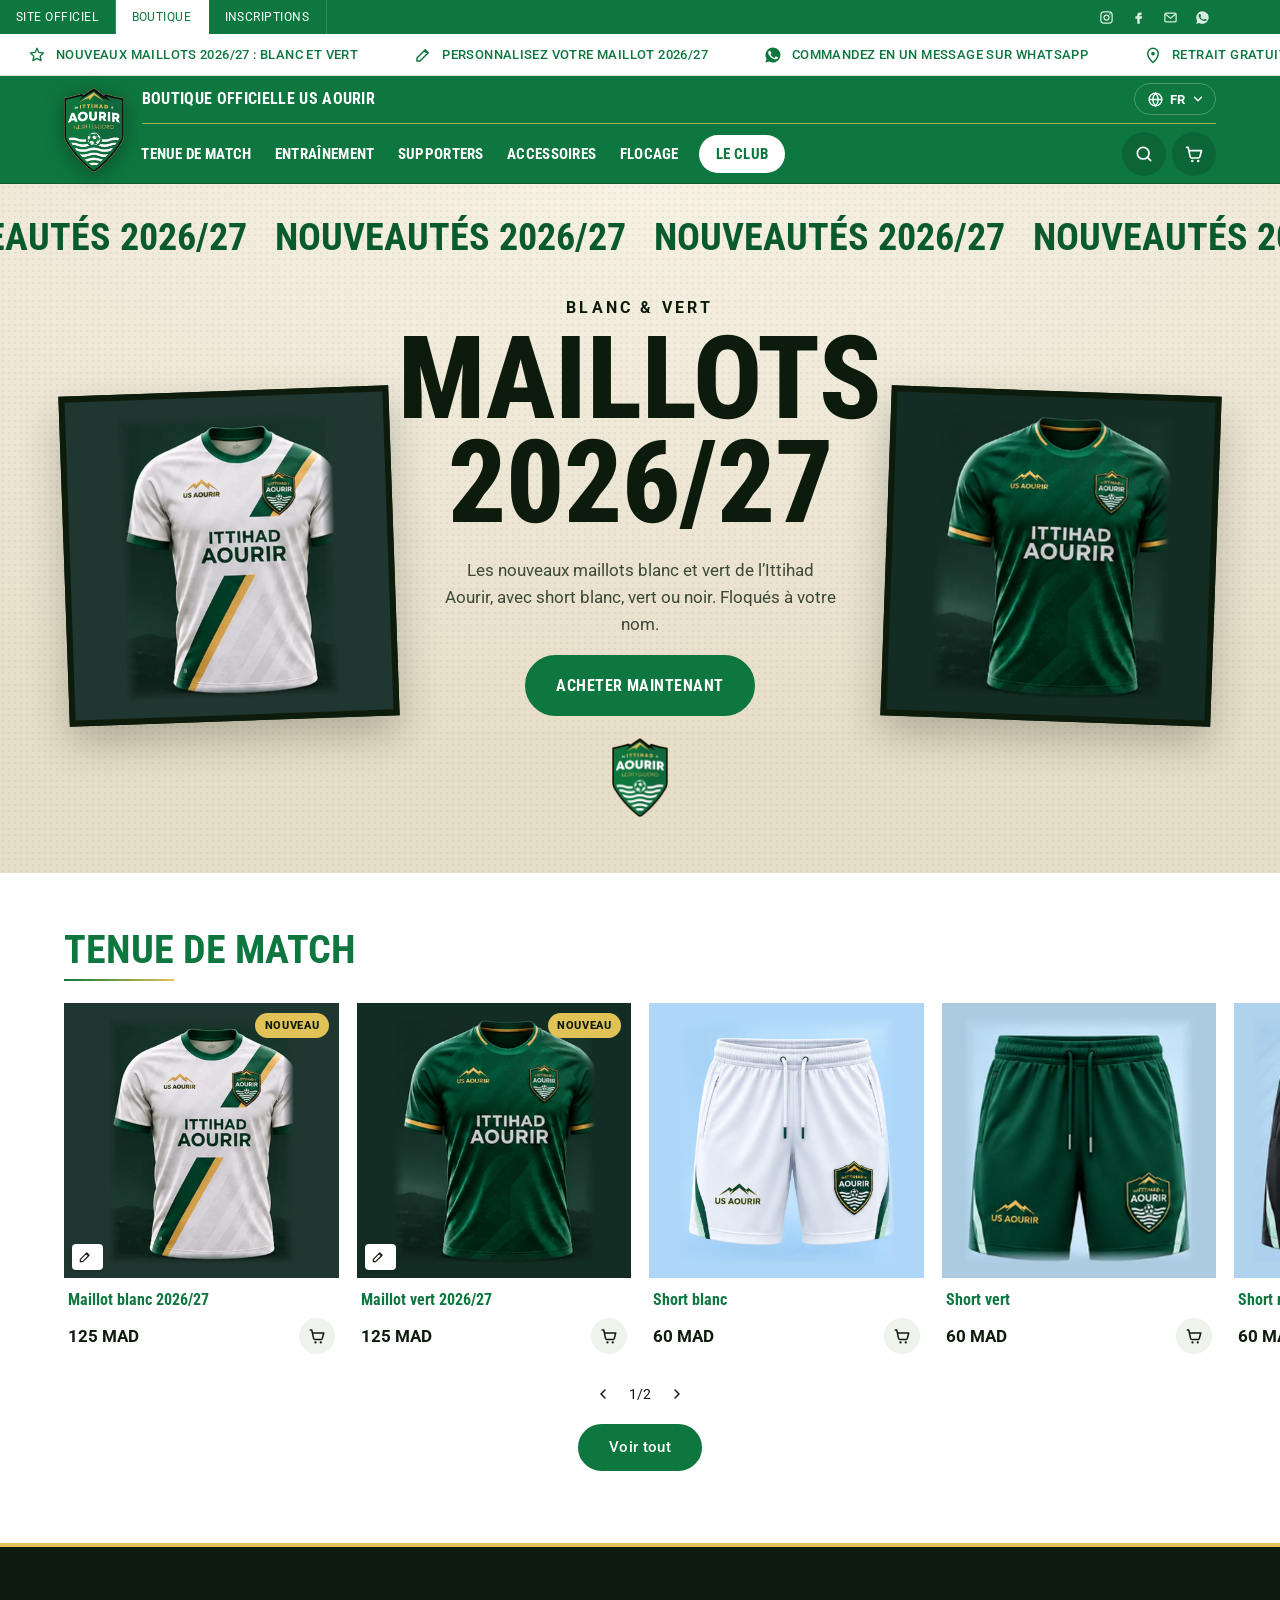
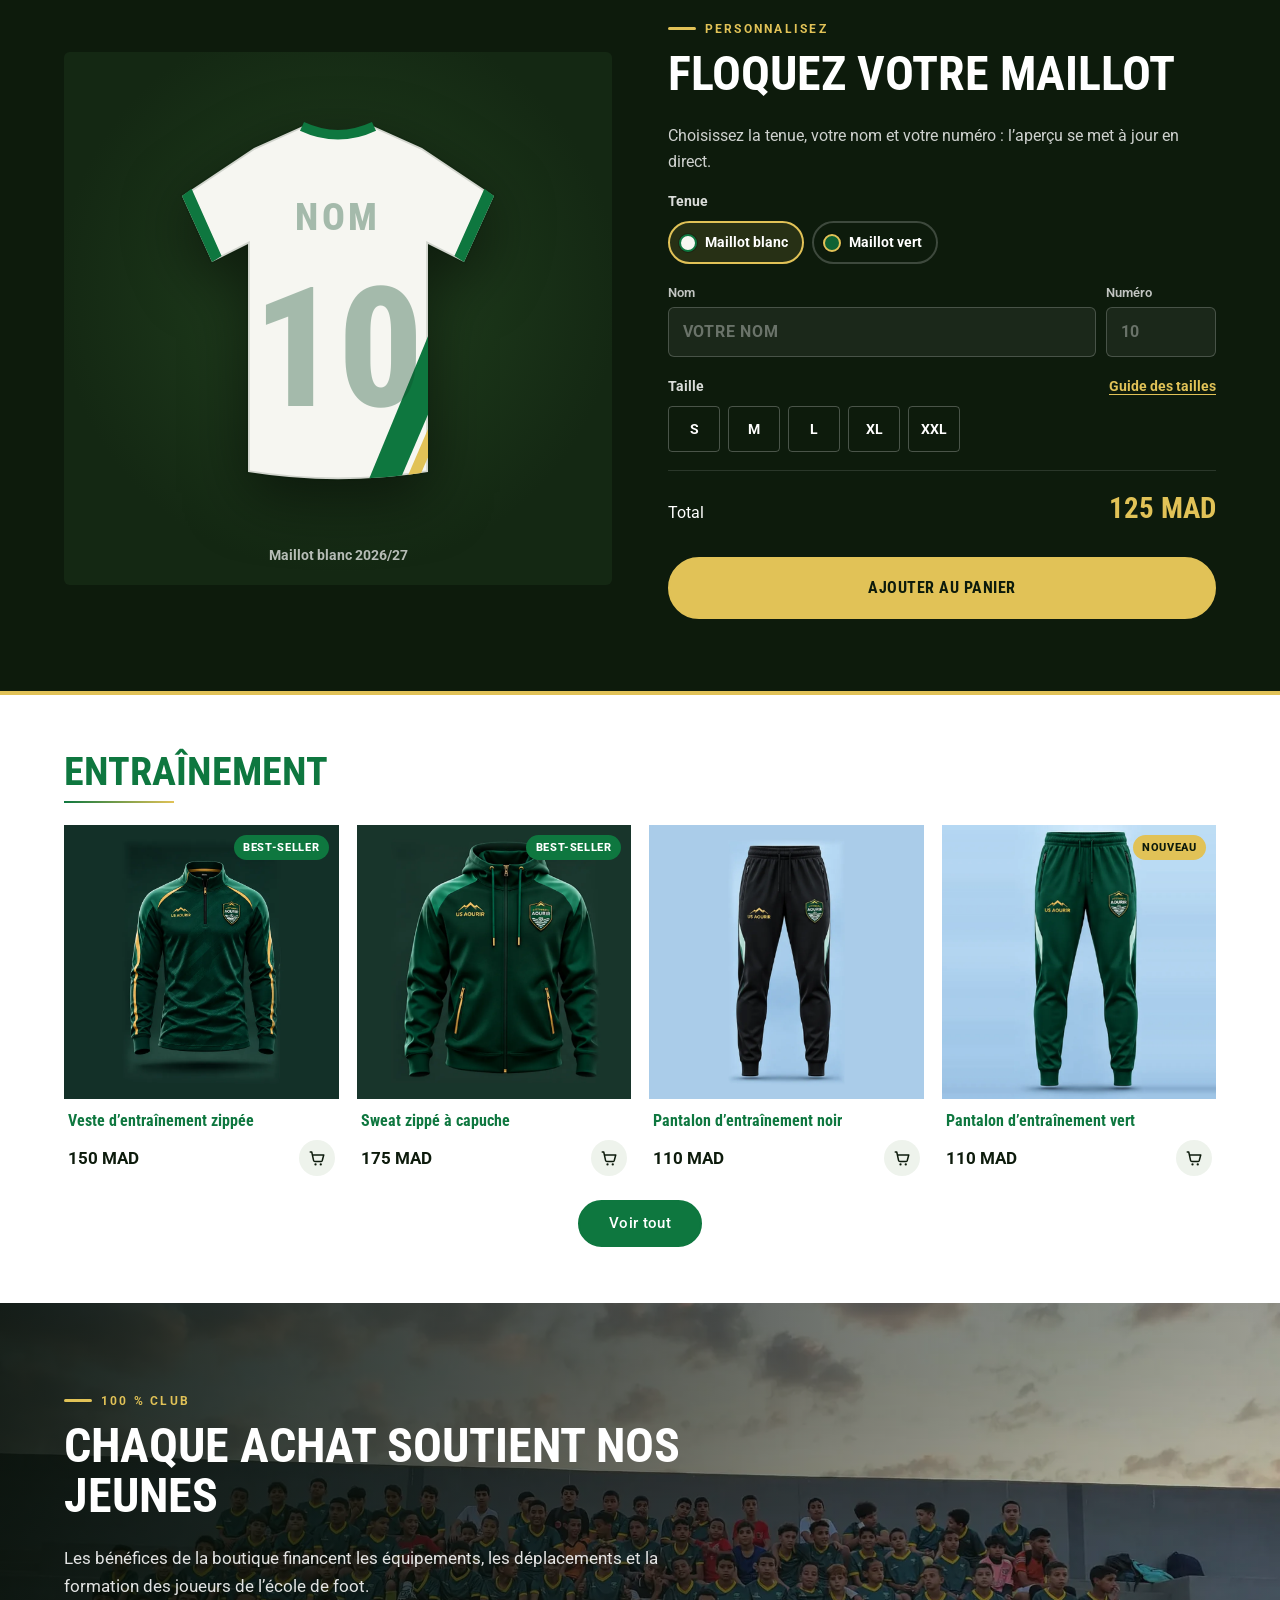
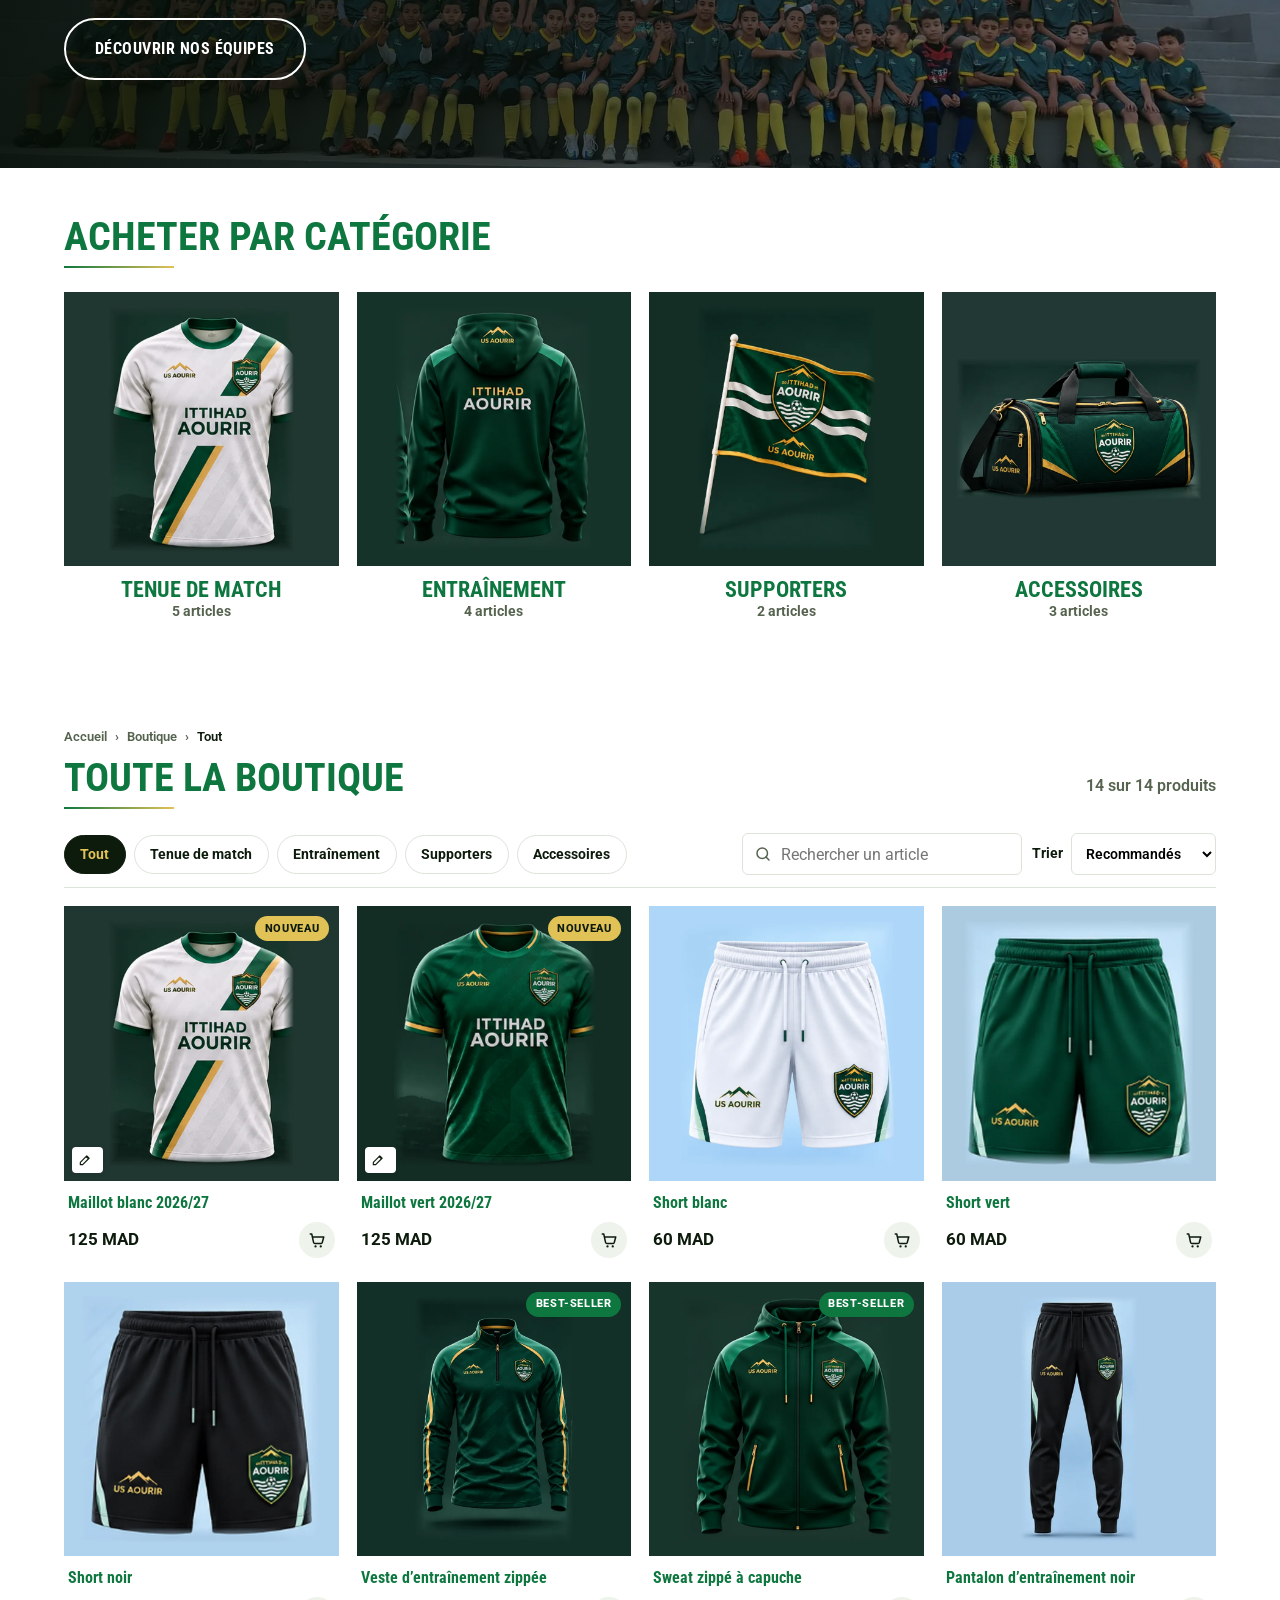
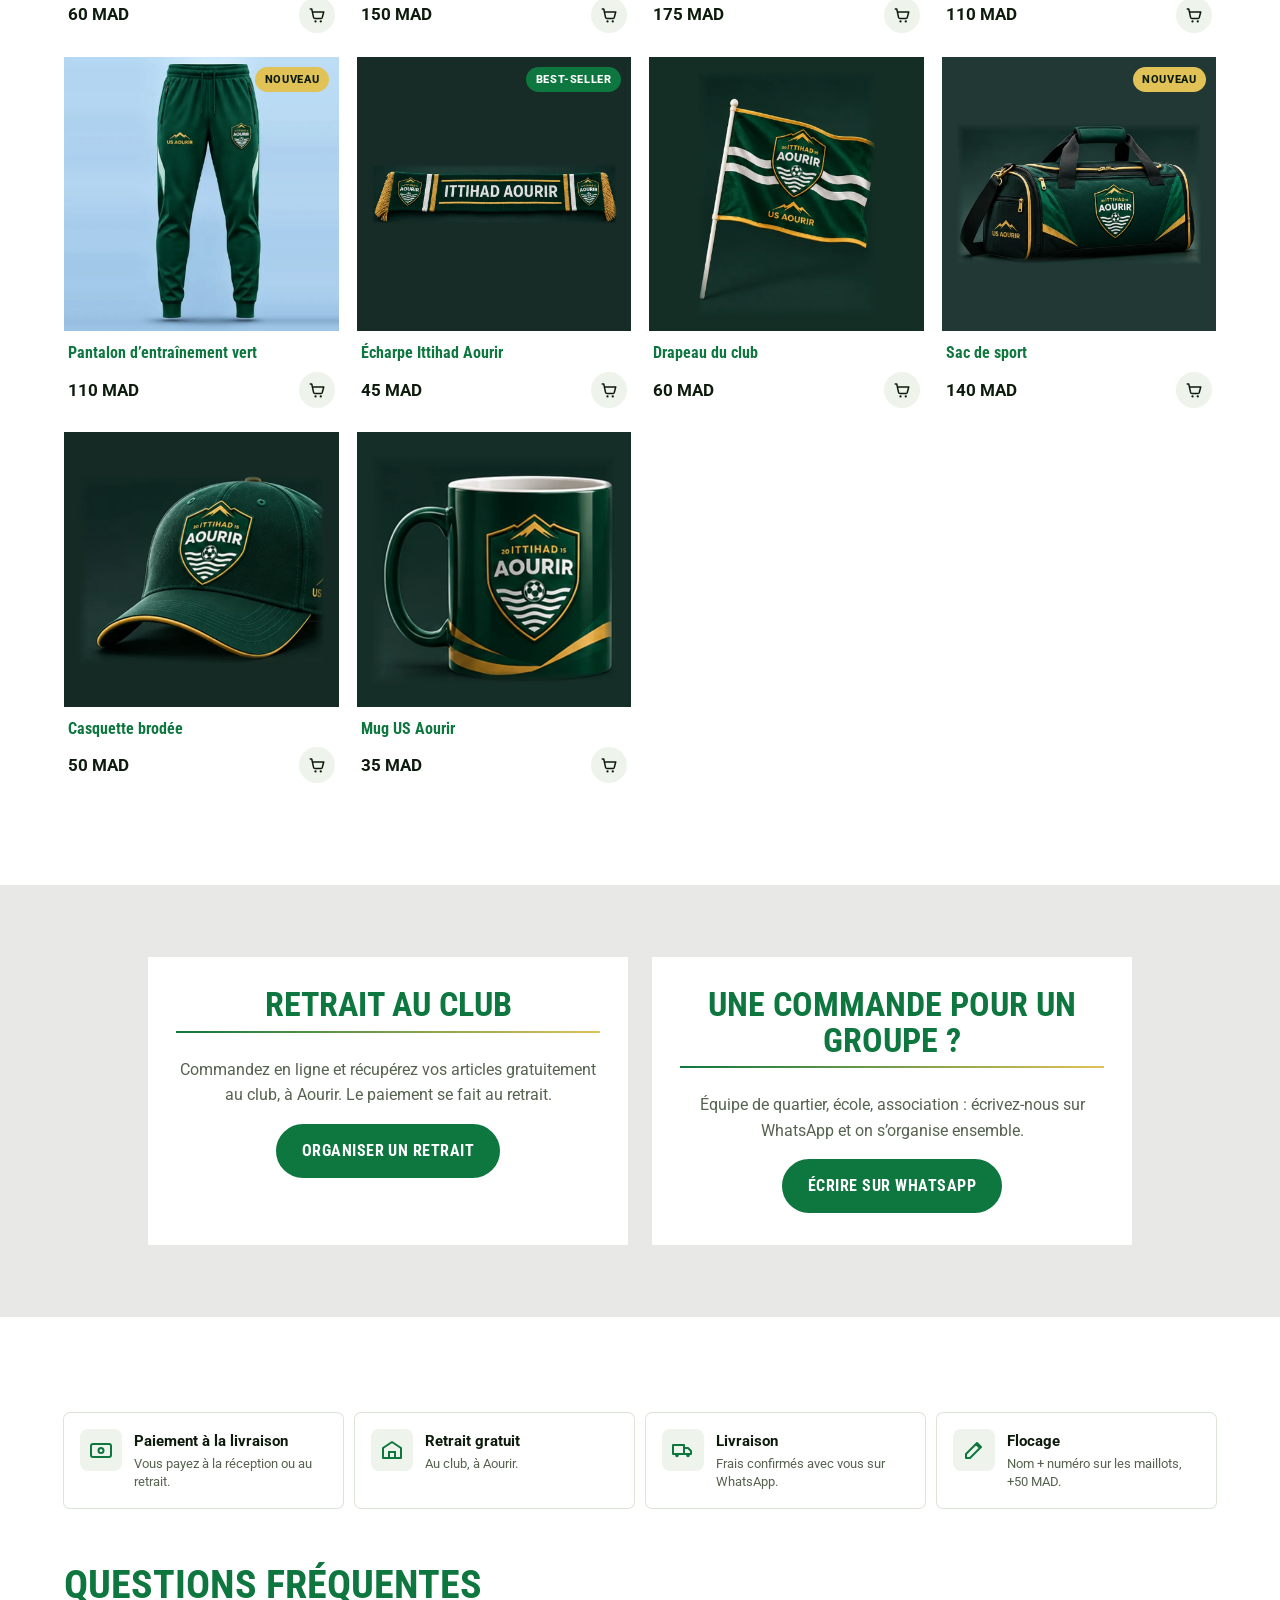
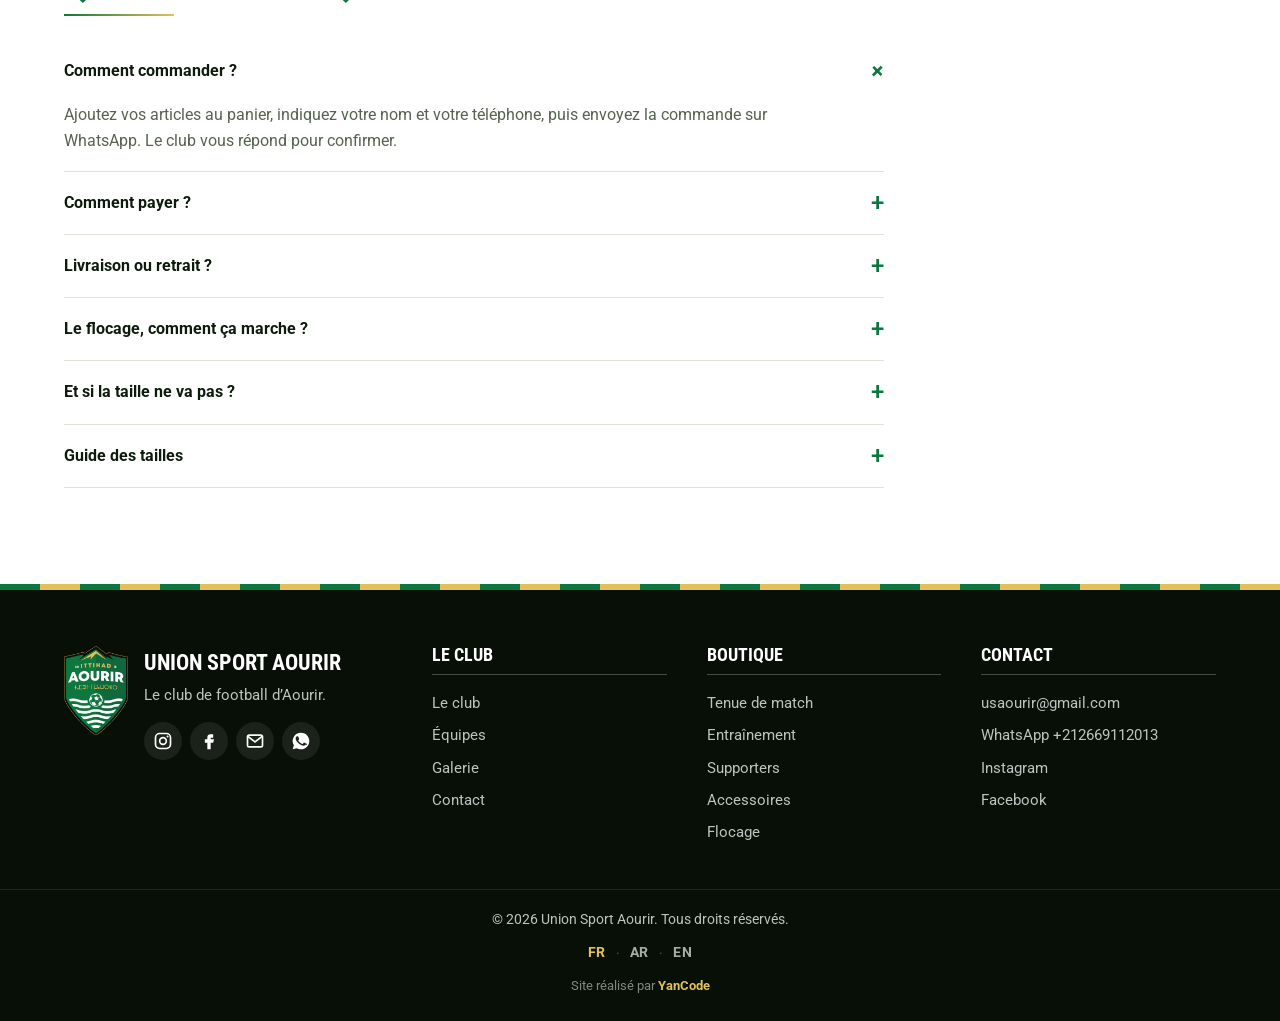
<file: boutique.html>
<!doctype html>
<html lang="fr">
<head>
  <meta charset="utf-8">
  <meta name="viewport" content="width=device-width, initial-scale=1">
  <title data-i18n="meta.shopTitle">Boutique officielle — US Aourir</title>
  <meta name="description" data-i18n-attr="content:meta.shopDesc" content="Maillots, écharpes et accessoires officiels de l’Union Sport Aourir. Chaque achat soutient le club.">
  <meta name="theme-color" content="#0E773F">
  <meta property="og:title" content="Boutique officielle — US Aourir">
  <meta property="og:description" content="Maillots, écharpes et accessoires officiels de l’Union Sport Aourir.">
  <meta property="og:image" content="img/shop/maillot-full.webp">
  <link rel="icon" type="image/png" sizes="64x64" href="img/favicon-64.png">
  <link rel="apple-touch-icon" href="img/apple-touch-icon.png">
  <link rel="preconnect" href="https://fonts.googleapis.com">
  <link rel="preconnect" href="https://fonts.gstatic.com" crossorigin>
  <link href="https://fonts.googleapis.com/css2?family=Roboto+Condensed:wght@500;700;800&family=Roboto:wght@400;500;700&family=Cairo:wght@400;600;700;800&display=swap" rel="stylesheet">
  <link rel="stylesheet" href="css/style.css?v=20">
  <script src="data/club.js?v=21"></script>
  <script src="js/i18n.js?v=20"></script>
</head>
<body data-page="store">
  <div data-site-header></div>

  <main>
    <!-- PROMO BANNER -->
    <section class="promo-banner">
      <div class="promo-banner__band" aria-hidden="true" data-banner-band></div>
      <div class="promo-banner__inner">
        <button type="button" class="promo-banner__frame promo-banner__frame--l" data-product="maillot" aria-label="Maillot blanc 2026/27">
          <img src="img/shop/maillot-1.webp" alt="" width="900" height="900">
        </button>
        <div class="promo-banner__copy">
          <p class="promo-banner__kicker" data-i18n="banner.kicker">Blanc &amp; vert</p>
          <h1 class="promo-banner__title" data-i18n="shopHero.title">Maillots<br>2026/27</h1>
          <p class="promo-banner__text" data-i18n="shopHero.text">Les nouveaux maillots blanc et vert de l’Ittihad Aourir, avec short blanc, vert ou noir. Floqués à votre nom.</p>
          <a class="btn btn--lg" href="#rail-match" data-i18n="shopHero.cta">Acheter maintenant</a>
          <img class="promo-banner__crest" src="img/logo-crest.png" alt="" width="64" height="90">
        </div>
        <button type="button" class="promo-banner__frame promo-banner__frame--r" data-product="maillot-vert" aria-label="Maillot vert 2026/27">
          <img src="img/shop/maillot-vert-1.webp" alt="" width="900" height="900">
        </button>
      </div>
    </section>

    <!-- COLLECTION RAILS + PROMO BANDS (filled by js/store.js) -->
    <section class="shop-rail" id="rail-match" data-rail-cat="match"></section>

    <!-- PRINTING STUDIO -->
    <section class="studio" id="flocage">
      <div class="container studio__inner">
        <div class="studio__preview" data-studio-preview></div>
        <form class="studio__form" data-studio novalidate>
          <p class="eyebrow eyebrow--gold" data-i18n="studio.eyebrow">Personnalisez</p>
          <h2 data-i18n="studio.title">Floquez votre maillot</h2>
          <p class="studio__text" data-i18n="studio.text"></p>
          <fieldset class="studio__kits"><legend data-i18n="studio.kit">Tenue</legend><div class="studio__kitlist" data-studio-kits></div></fieldset>
          <div class="studio__fields">
            <label class="field"><span data-i18n="store.printName">Nom</span><input name="name" maxlength="12" autocomplete="off" data-i18n-attr="placeholder:studio.namePh" placeholder="VOTRE NOM"></label>
            <label class="field"><span data-i18n="store.printNumber">Numéro</span><input name="number" inputmode="numeric" maxlength="2" autocomplete="off" placeholder="10"></label>
          </div>
          <fieldset class="sizes"><legend><span data-i18n="store.size">Taille</span><button type="button" class="link-btn" data-size-guide="adult" data-i18n="size.guide">Guide des tailles</button></legend><div class="sizes__list" data-studio-sizes></div></fieldset>
          <div class="studio__total"><span data-i18n="studio.total">Total</span><strong data-studio-total></strong></div>
          <p class="form-error" data-studio-error hidden></p>
          <button type="submit" class="btn btn--gold btn--lg btn--block" data-i18n="store.add">Ajouter au panier</button>
        </form>
      </div>
    </section>

    <section class="shop-rail" id="rail-training" data-rail-cat="training"></section>

    <!-- PHOTO BAND: every purchase supports the club -->
    <section class="photo-band">
      <img class="photo-band__bg" src="img/photos/ecole-de-foot-lg.webp" srcset="img/photos/ecole-de-foot-md.webp 900w, img/photos/ecole-de-foot-lg.webp 1920w" sizes="100vw" alt="" loading="lazy">
      <div class="container photo-band__inner">
        <p class="eyebrow eyebrow--gold" data-i18n="band.eyebrow">100 % club</p>
        <h2 data-i18n="band.title">Chaque achat soutient nos jeunes</h2>
        <p data-i18n="band.text"></p>
        <a class="btn btn--outline-light btn--lg" href="index.html#equipes" data-i18n="band.cta">Découvrir nos équipes</a>
      </div>
    </section>

    <!-- SHOP BY CATEGORY -->
    <section class="section section--tight">
      <div class="container">
        <h2 class="shop-title" data-i18n="shop.catsTitle">Acheter par catégorie</h2>
        <div class="tiles" data-cat-tiles></div>
      </div>
    </section>

    <!-- CATALOGUE -->
    <section class="section" id="catalogue">
      <div class="container">
        <nav class="crumbs" aria-label="Breadcrumb"><a href="index.html" data-i18n="crumb.home">Accueil</a><span aria-hidden="true">›</span><a href="boutique.html" data-i18n="nav.shop">Boutique</a><span aria-hidden="true">›</span><span data-crumb-current></span></nav>
        <div class="catalog-head">
          <h2 class="shop-title" data-catalog-title></h2>
          <p class="catalog-count" data-count></p>
        </div>
        <div class="toolbar">
          <div class="filters" role="toolbar" data-filters></div>
          <div class="toolbar__right">
            <label class="search"><svg class="ic" viewBox="0 0 24 24" aria-hidden="true"><circle cx="11" cy="11" r="7" fill="none" stroke="currentColor" stroke-width="2"/><path d="M20 20l-4-4" stroke="currentColor" stroke-width="2" stroke-linecap="round"/></svg><span class="sr-only" data-i18n="catalog.search">Rechercher</span><input type="search" data-search data-i18n-attr="placeholder:catalog.search" placeholder="Rechercher un article"></label>
            <label class="sort"><span data-i18n="catalog.sort">Trier</span><select data-sort></select></label>
          </div>
        </div>
        <div class="grid" data-grid></div>
        <p class="catalog-empty" data-empty hidden data-i18n="catalog.empty"></p>
      </div>
    </section>

    <!-- INFO CARDS (grey band) -->
    <section class="info-band">
      <div class="container info-band__inner">
        <div class="info-card">
          <h2 class="shop-title shop-title--center" data-i18n="info.pickupTitle">Retrait au club</h2>
          <p data-i18n="info.pickupText"></p>
          <a class="btn" data-wa-pickup target="_blank" rel="noopener" href="#" data-i18n="info.pickupCta">Organiser un retrait</a>
        </div>
        <div class="info-card">
          <h2 class="shop-title shop-title--center" data-i18n="group.title">Une commande pour un groupe ?</h2>
          <p data-i18n="group.text"></p>
          <a class="btn" data-wa-link target="_blank" rel="noopener" href="#" data-i18n="group.cta">Écrire sur WhatsApp</a>
        </div>
      </div>
    </section>

    <!-- SERVICES + FAQ -->
    <section class="section">
      <div class="container">
        <ul class="services" data-services></ul>
        <div class="faq-wrap">
          <h2 class="shop-title" data-i18n="faq.title">Questions fréquentes</h2>
          <div class="faq" data-faq></div>
        </div>
      </div>
    </section>
  </main>

  <div data-site-footer></div>

  <script src="js/app.js?v=20"></script>
  <script src="js/shop.js?v=20"></script>
  <script src="js/store.js?v=20"></script>
</body>
</html>
</file>
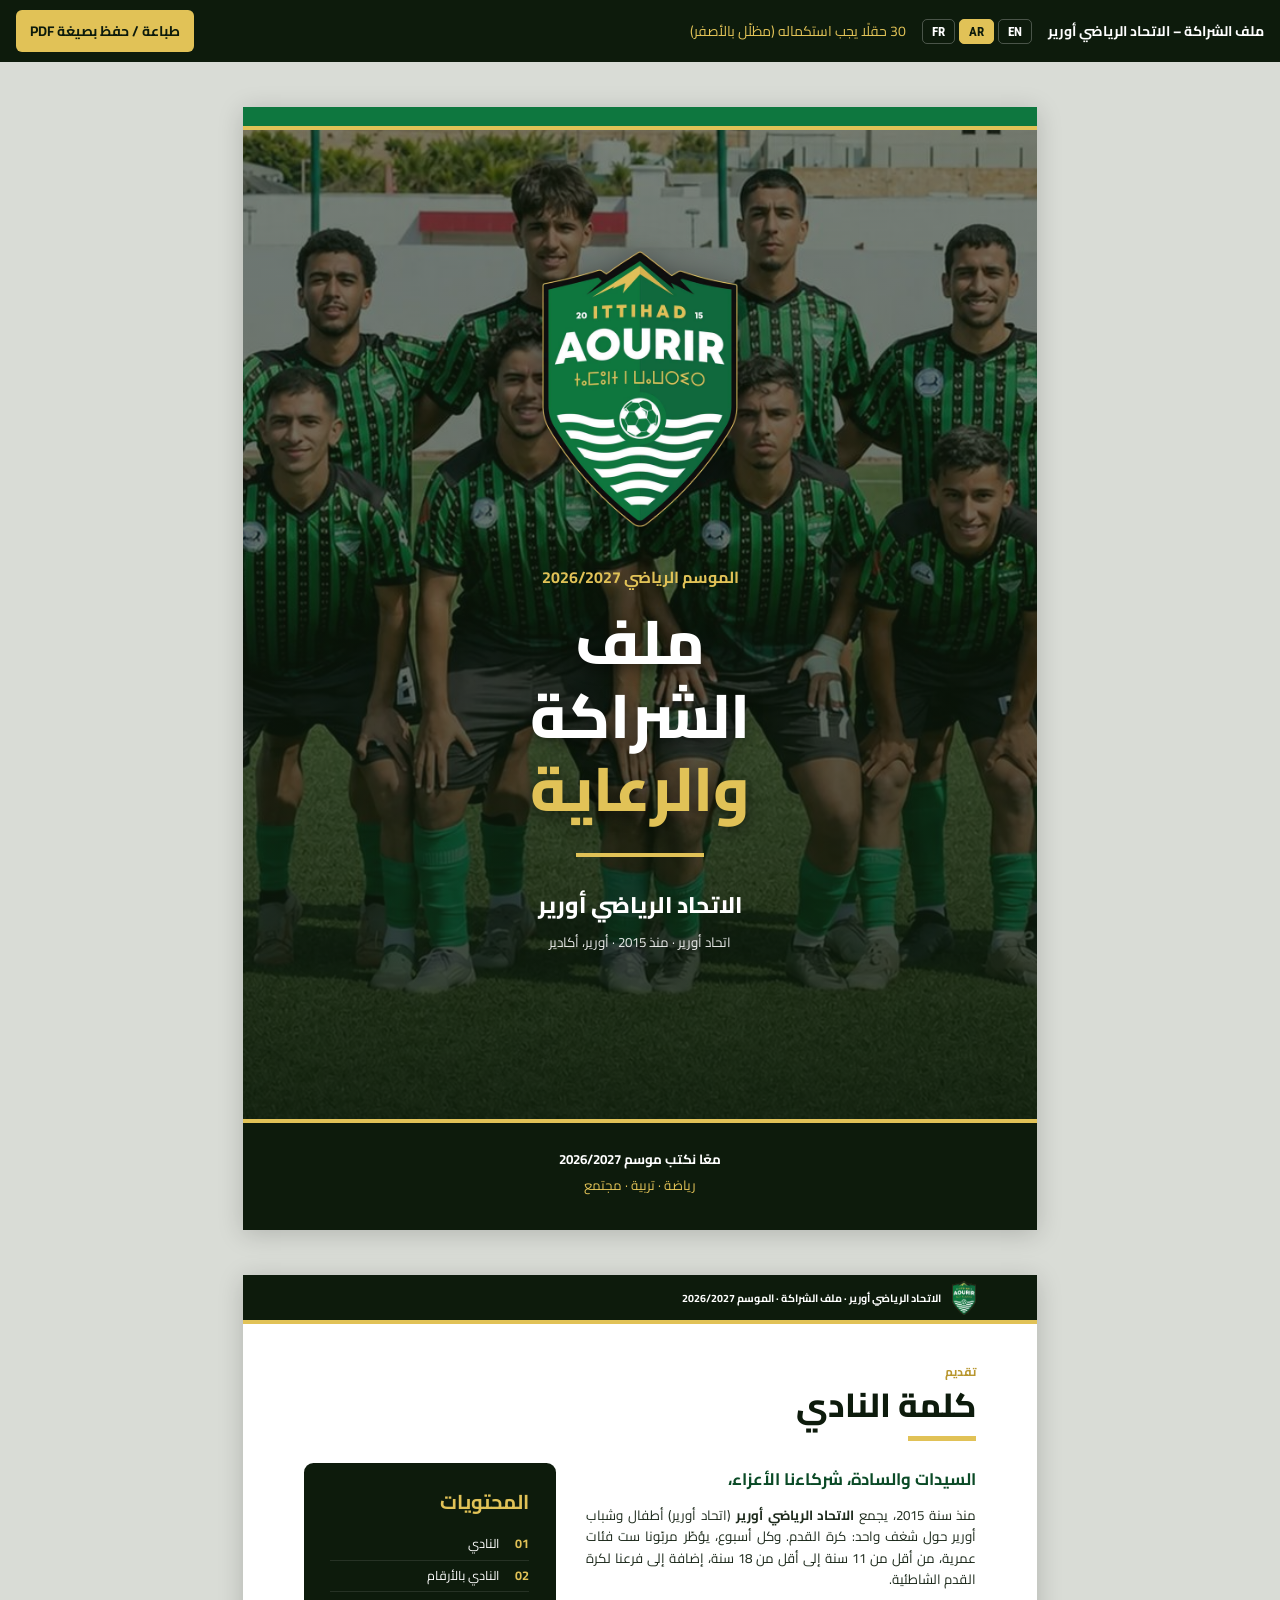
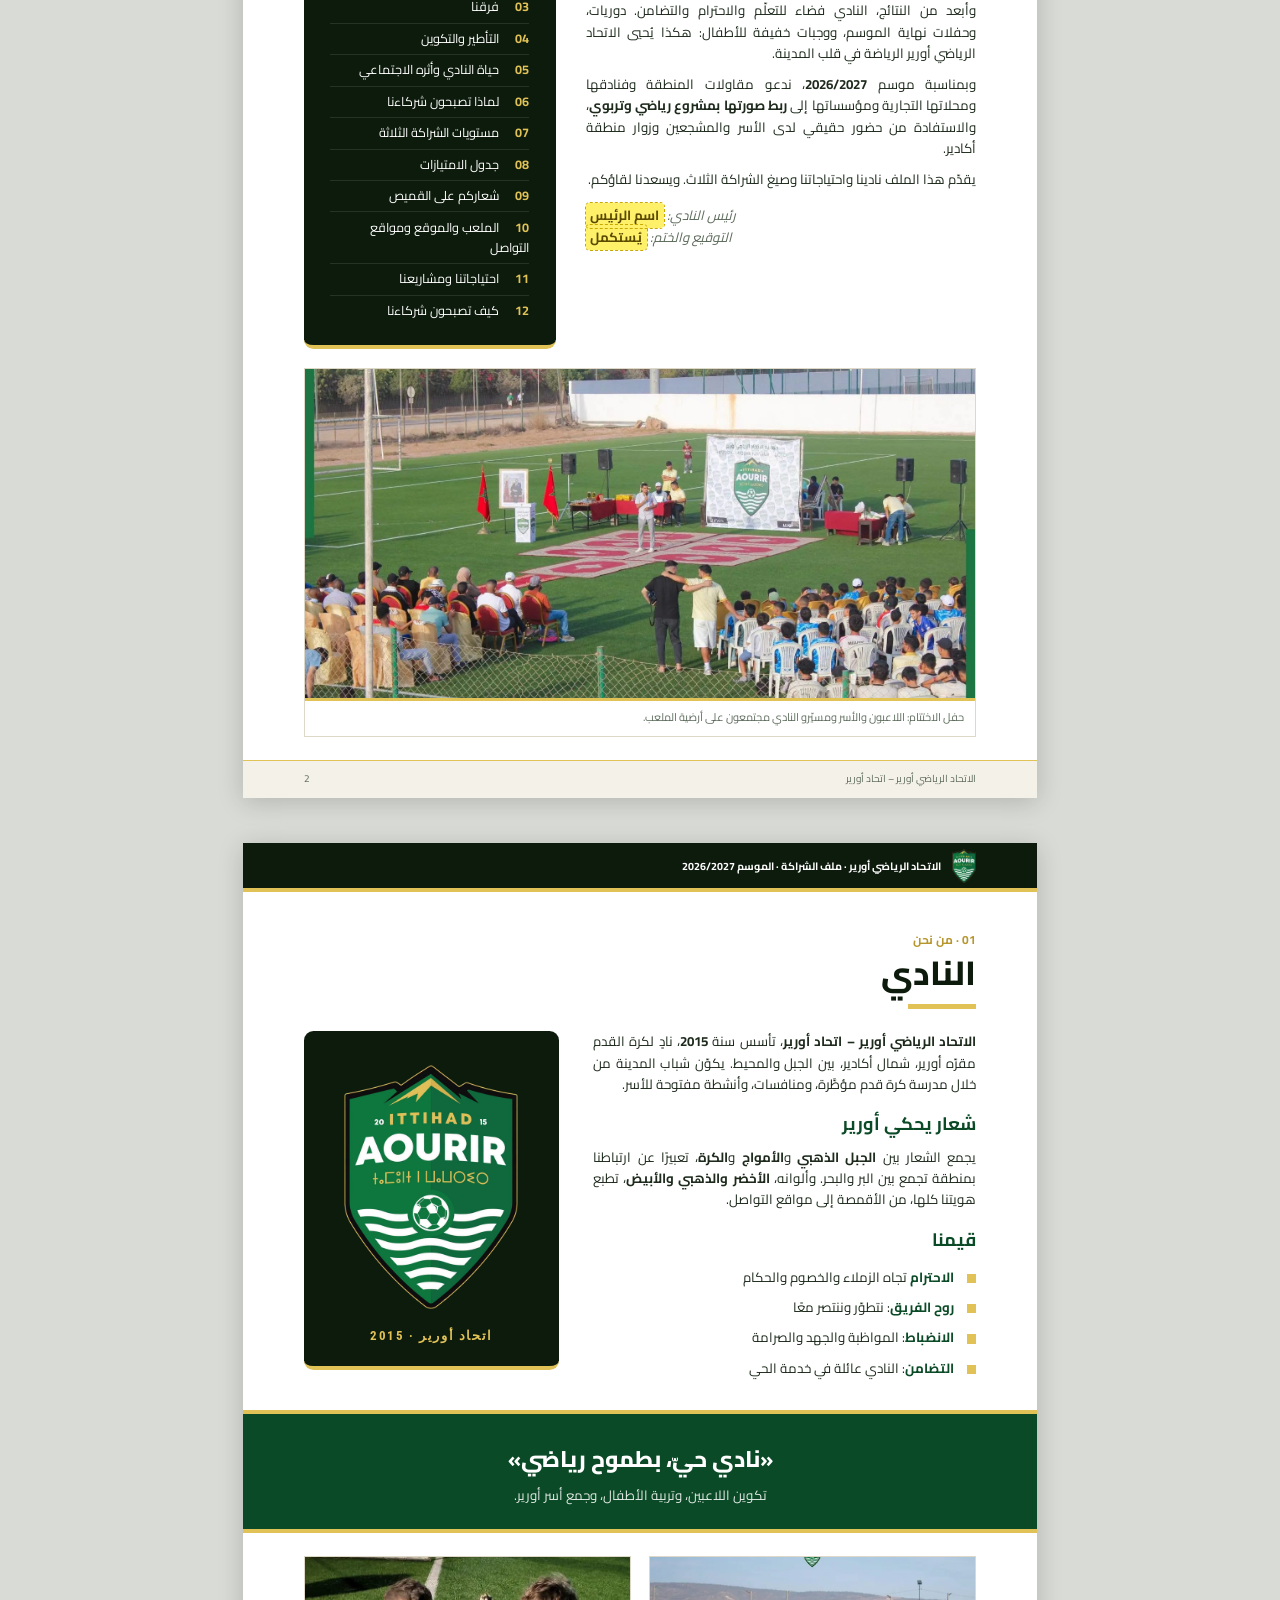
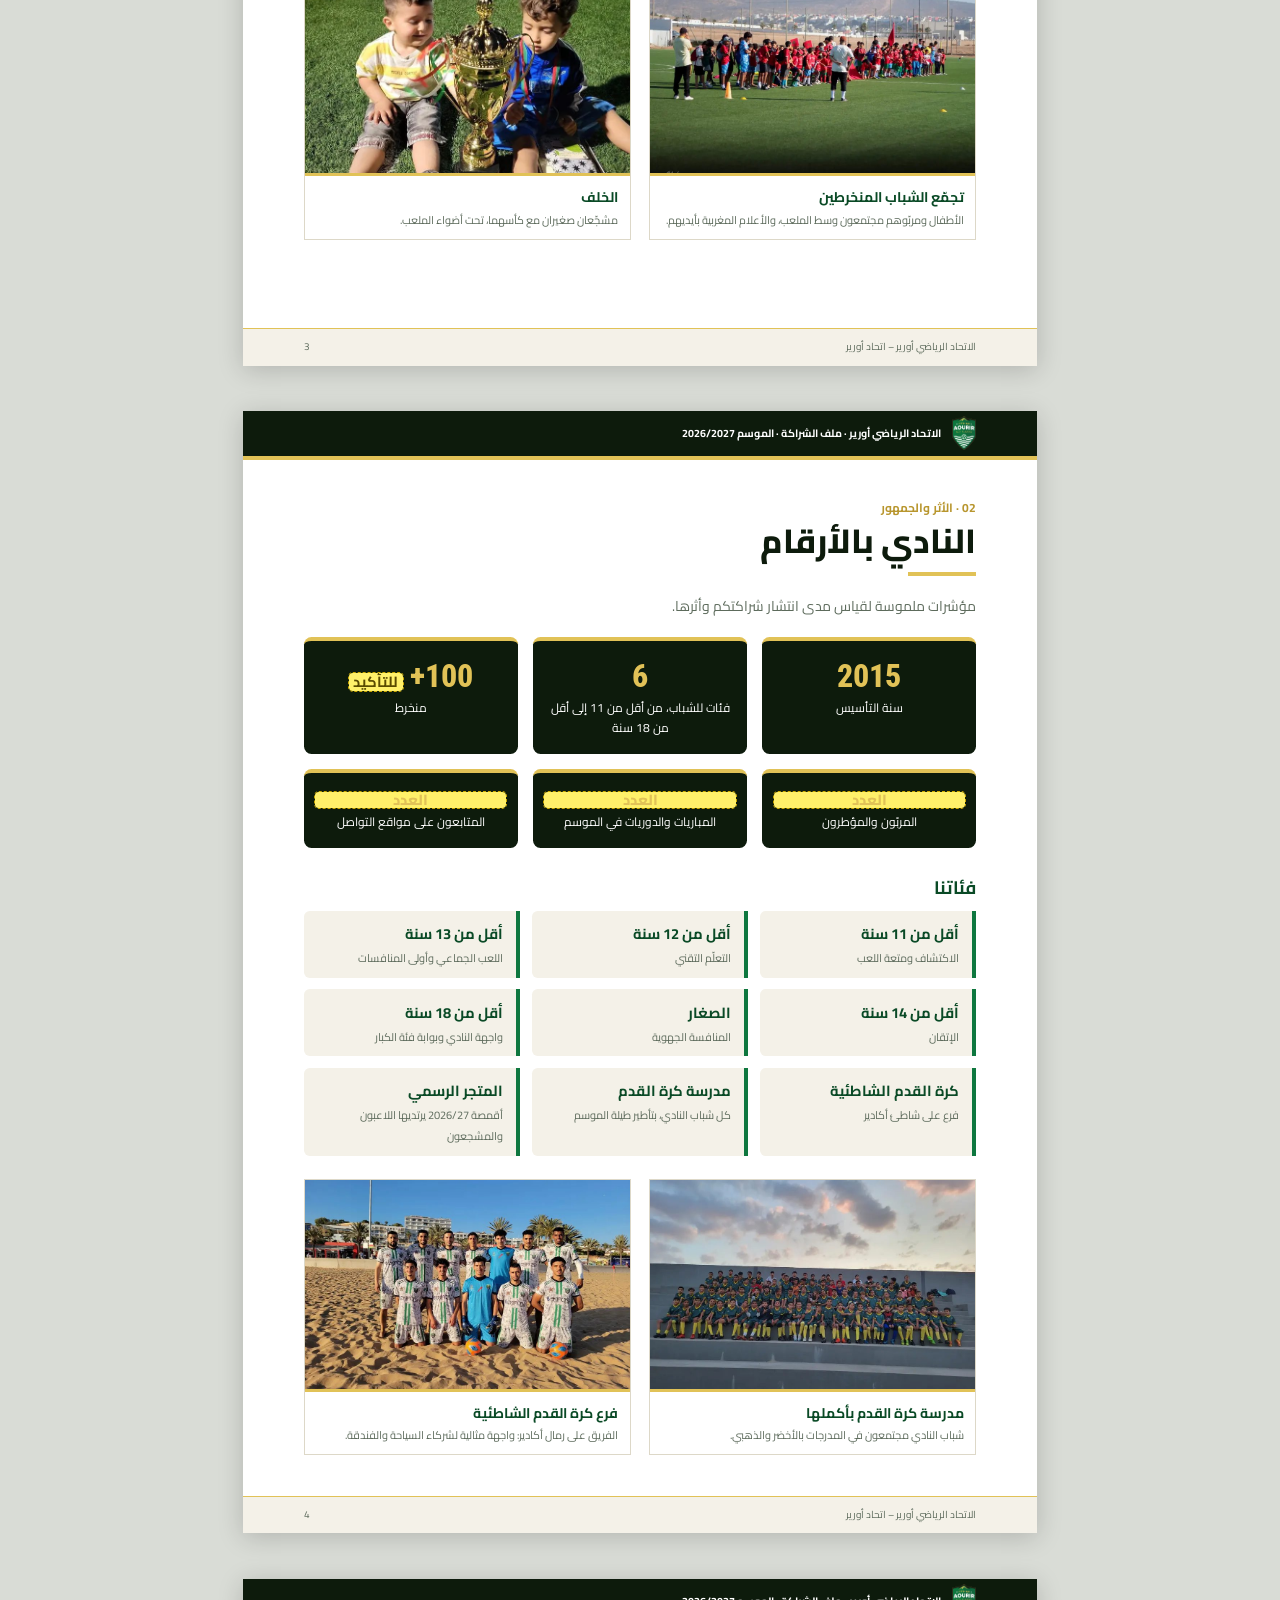
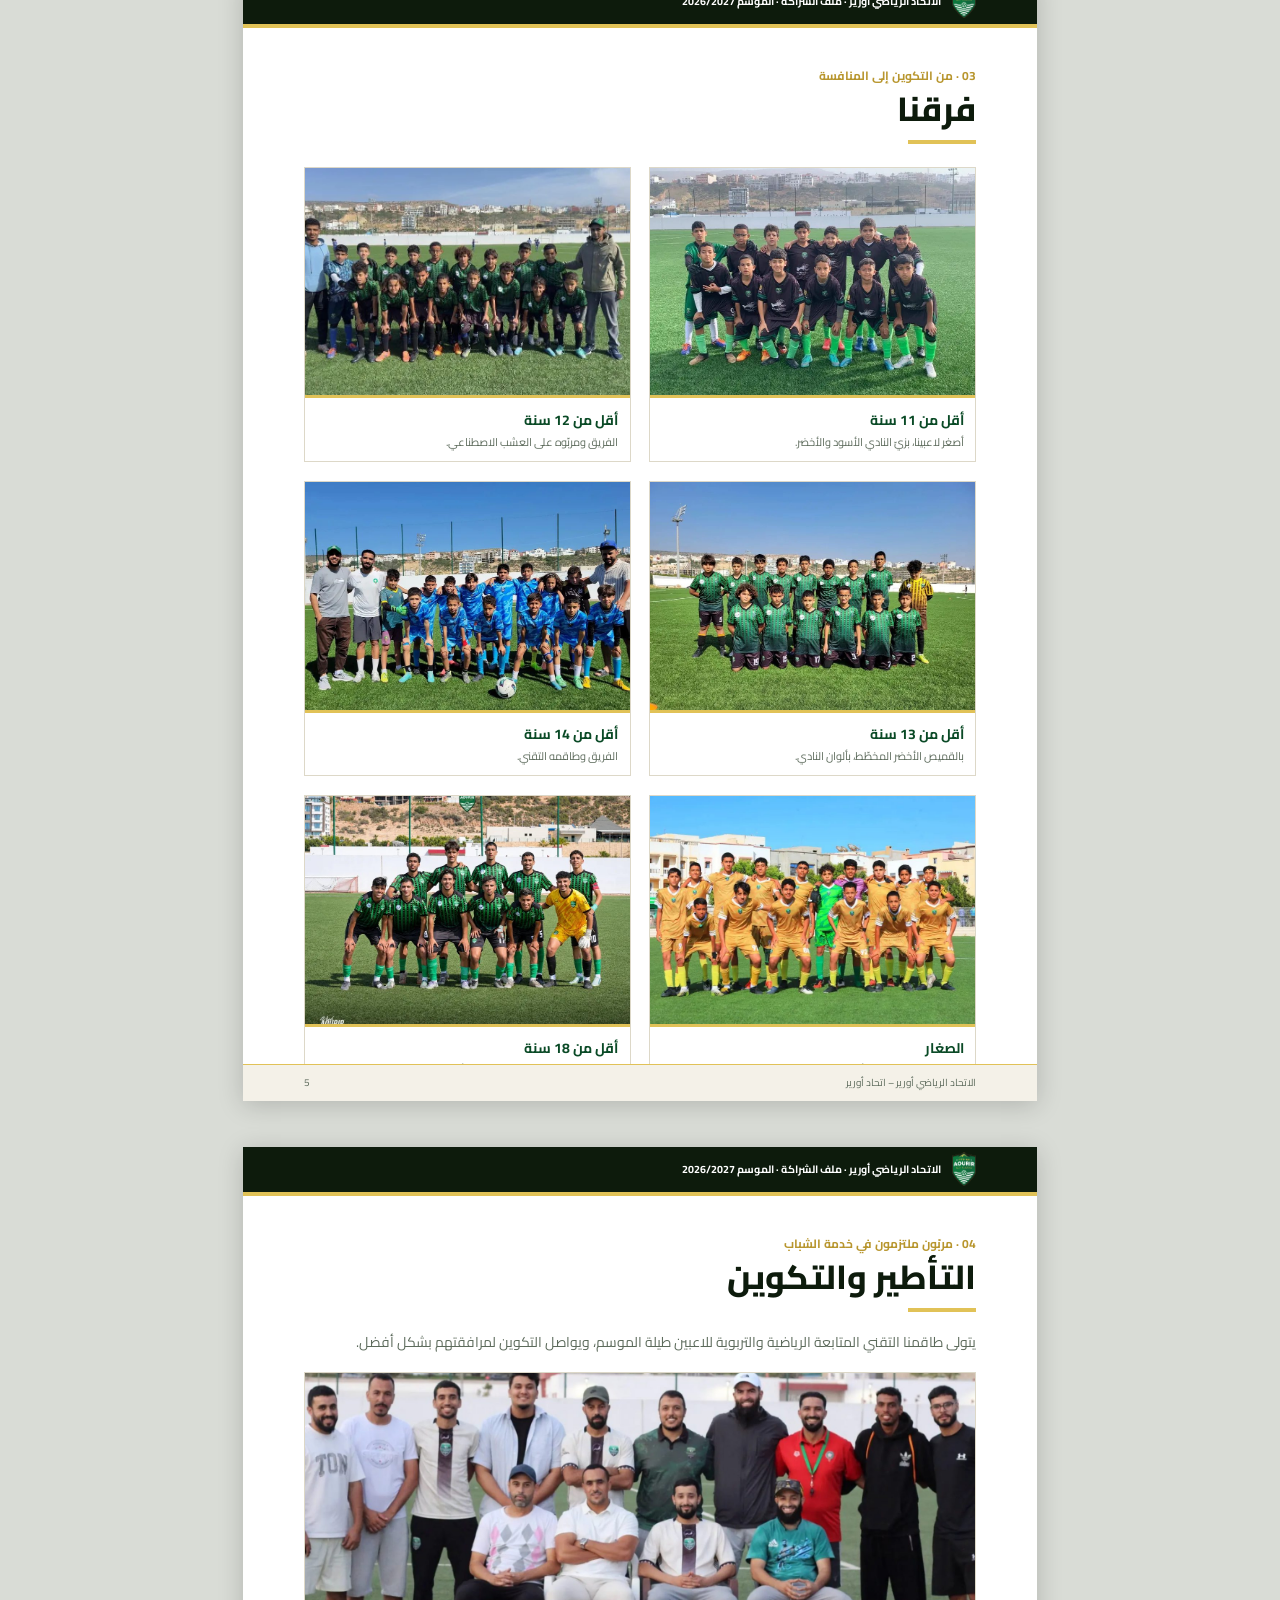
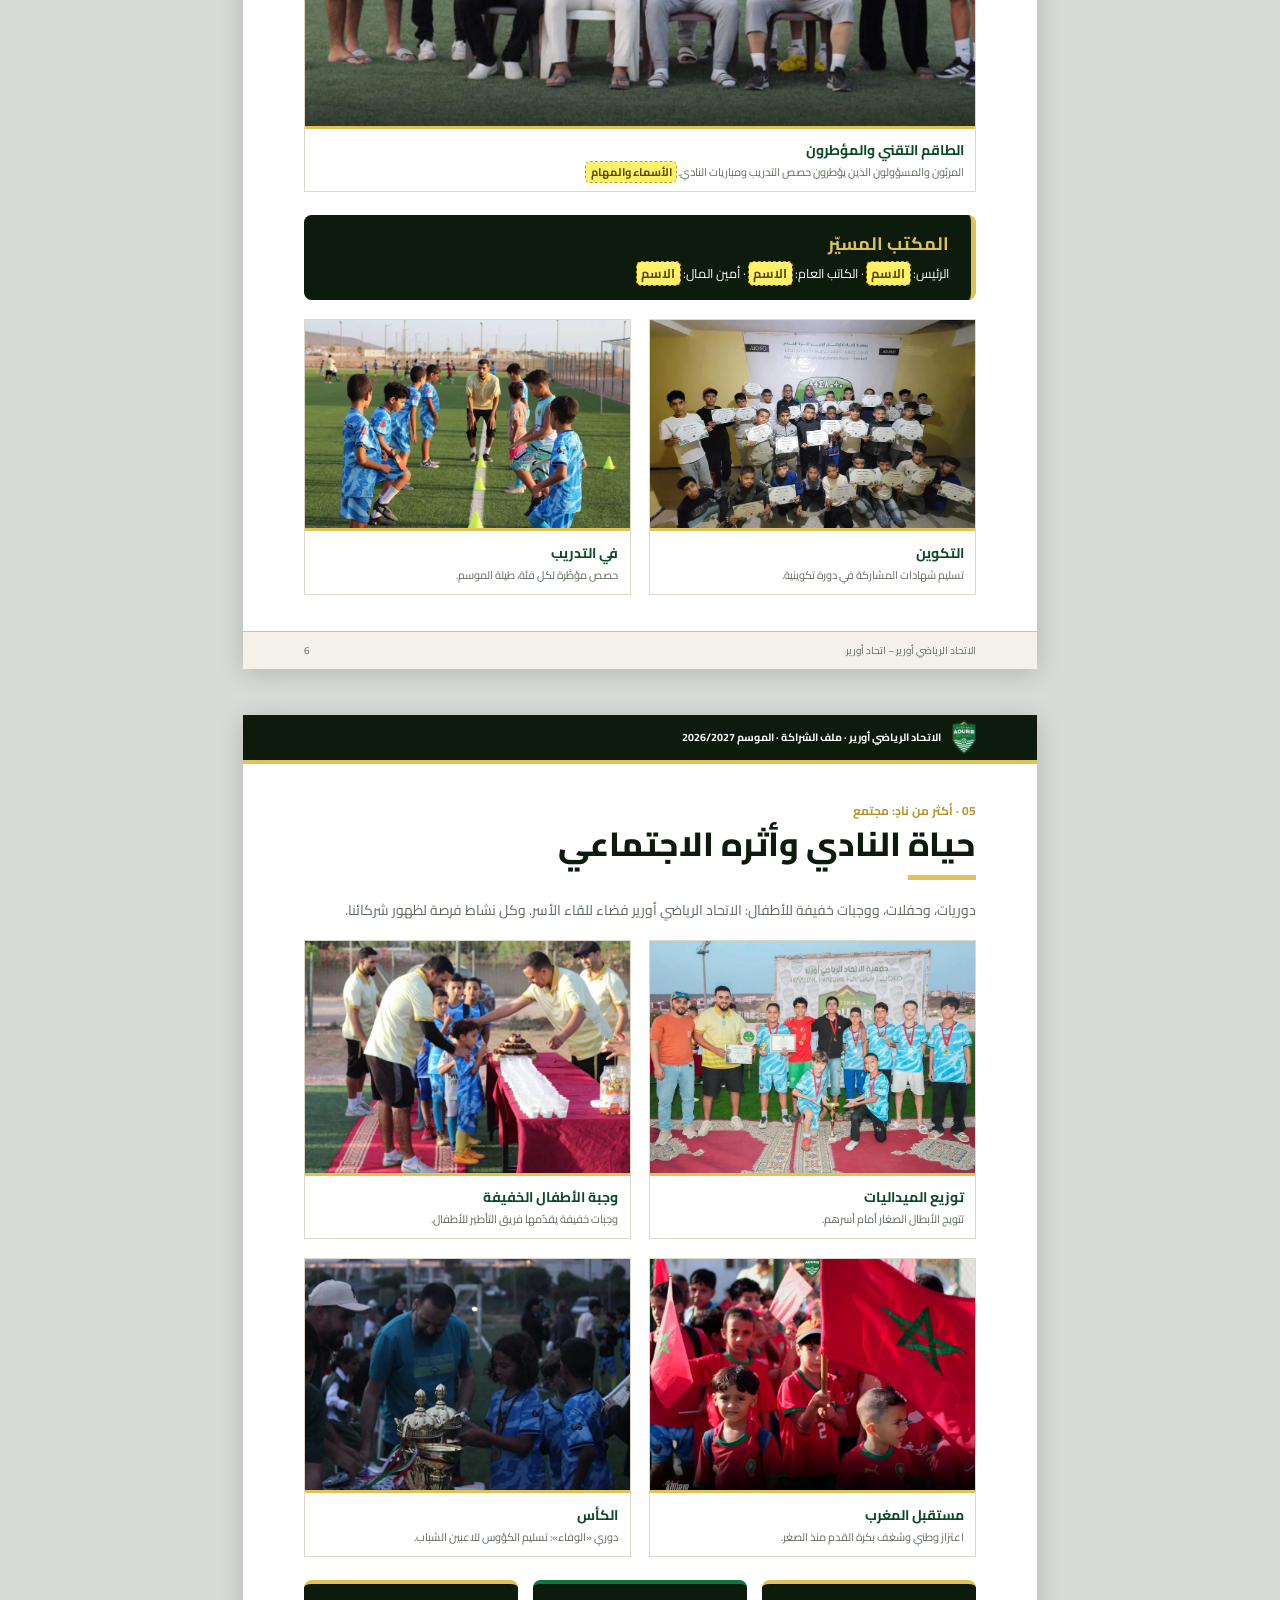
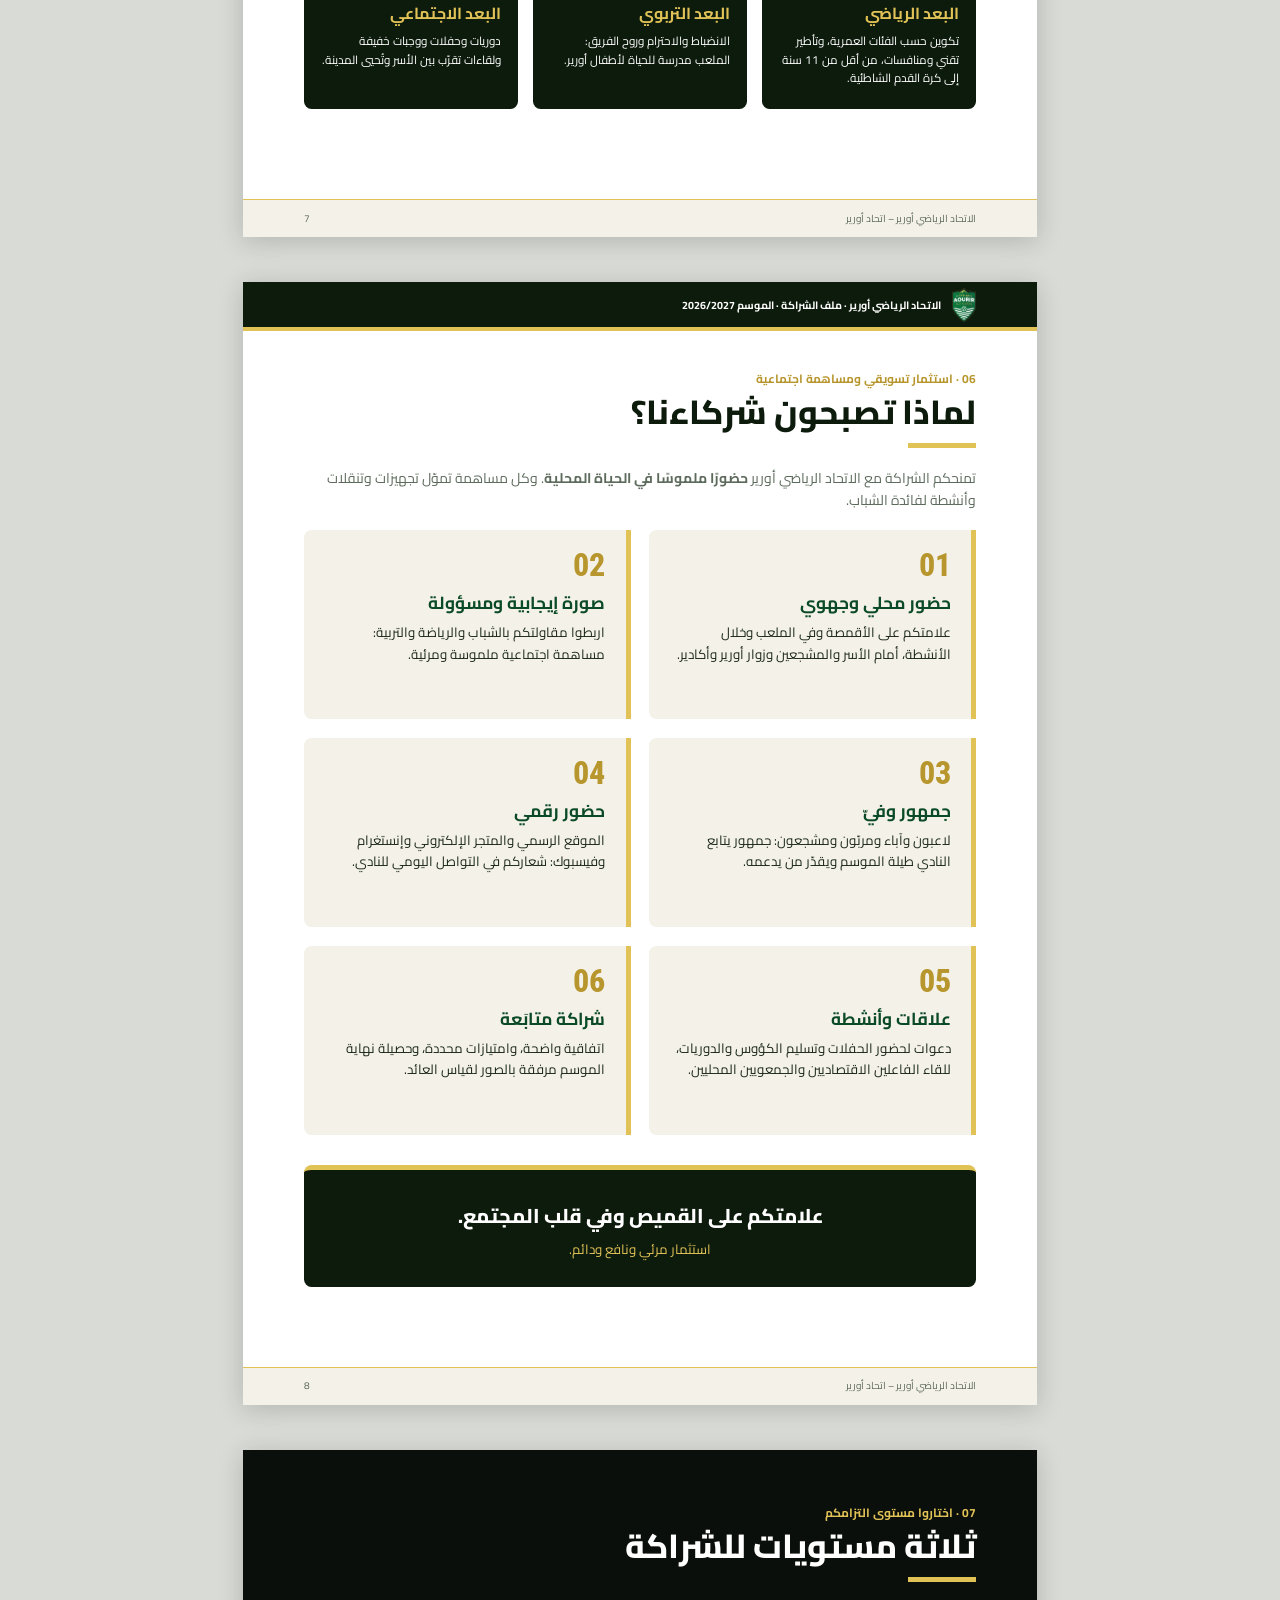
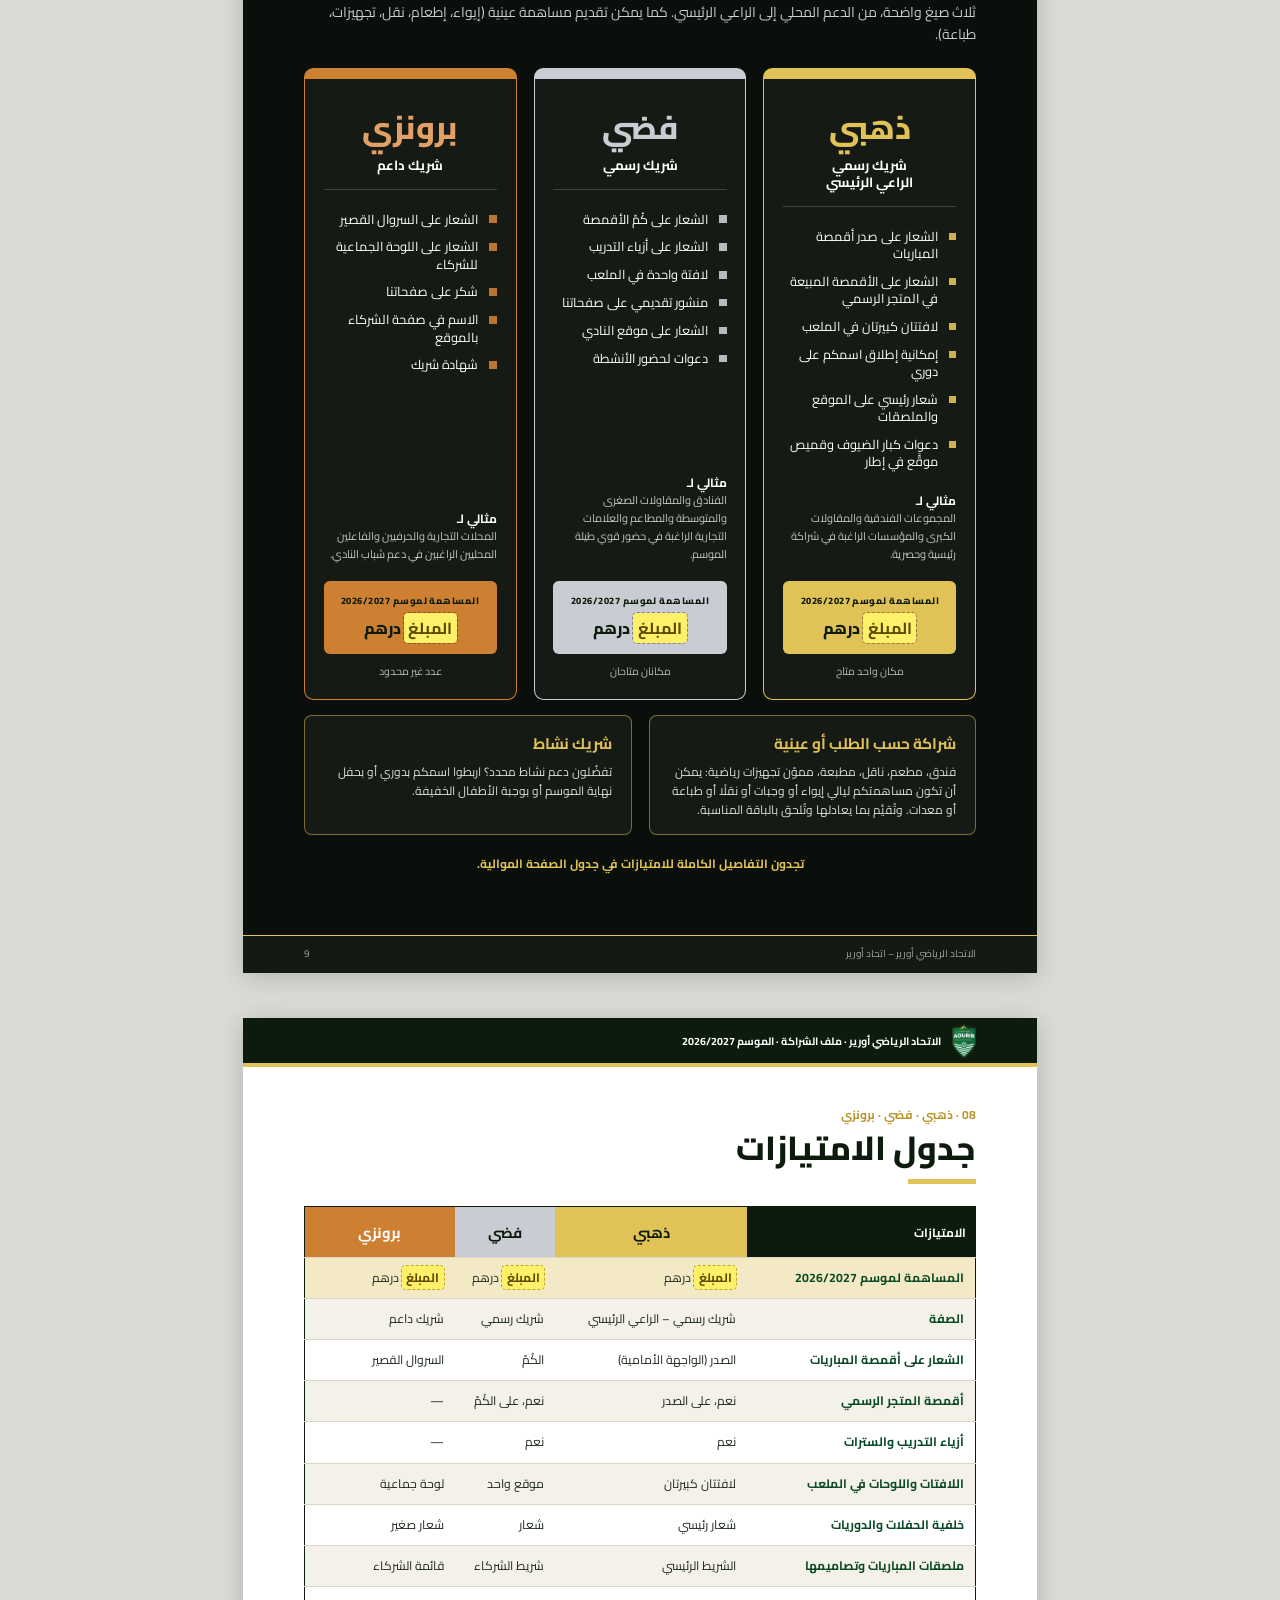
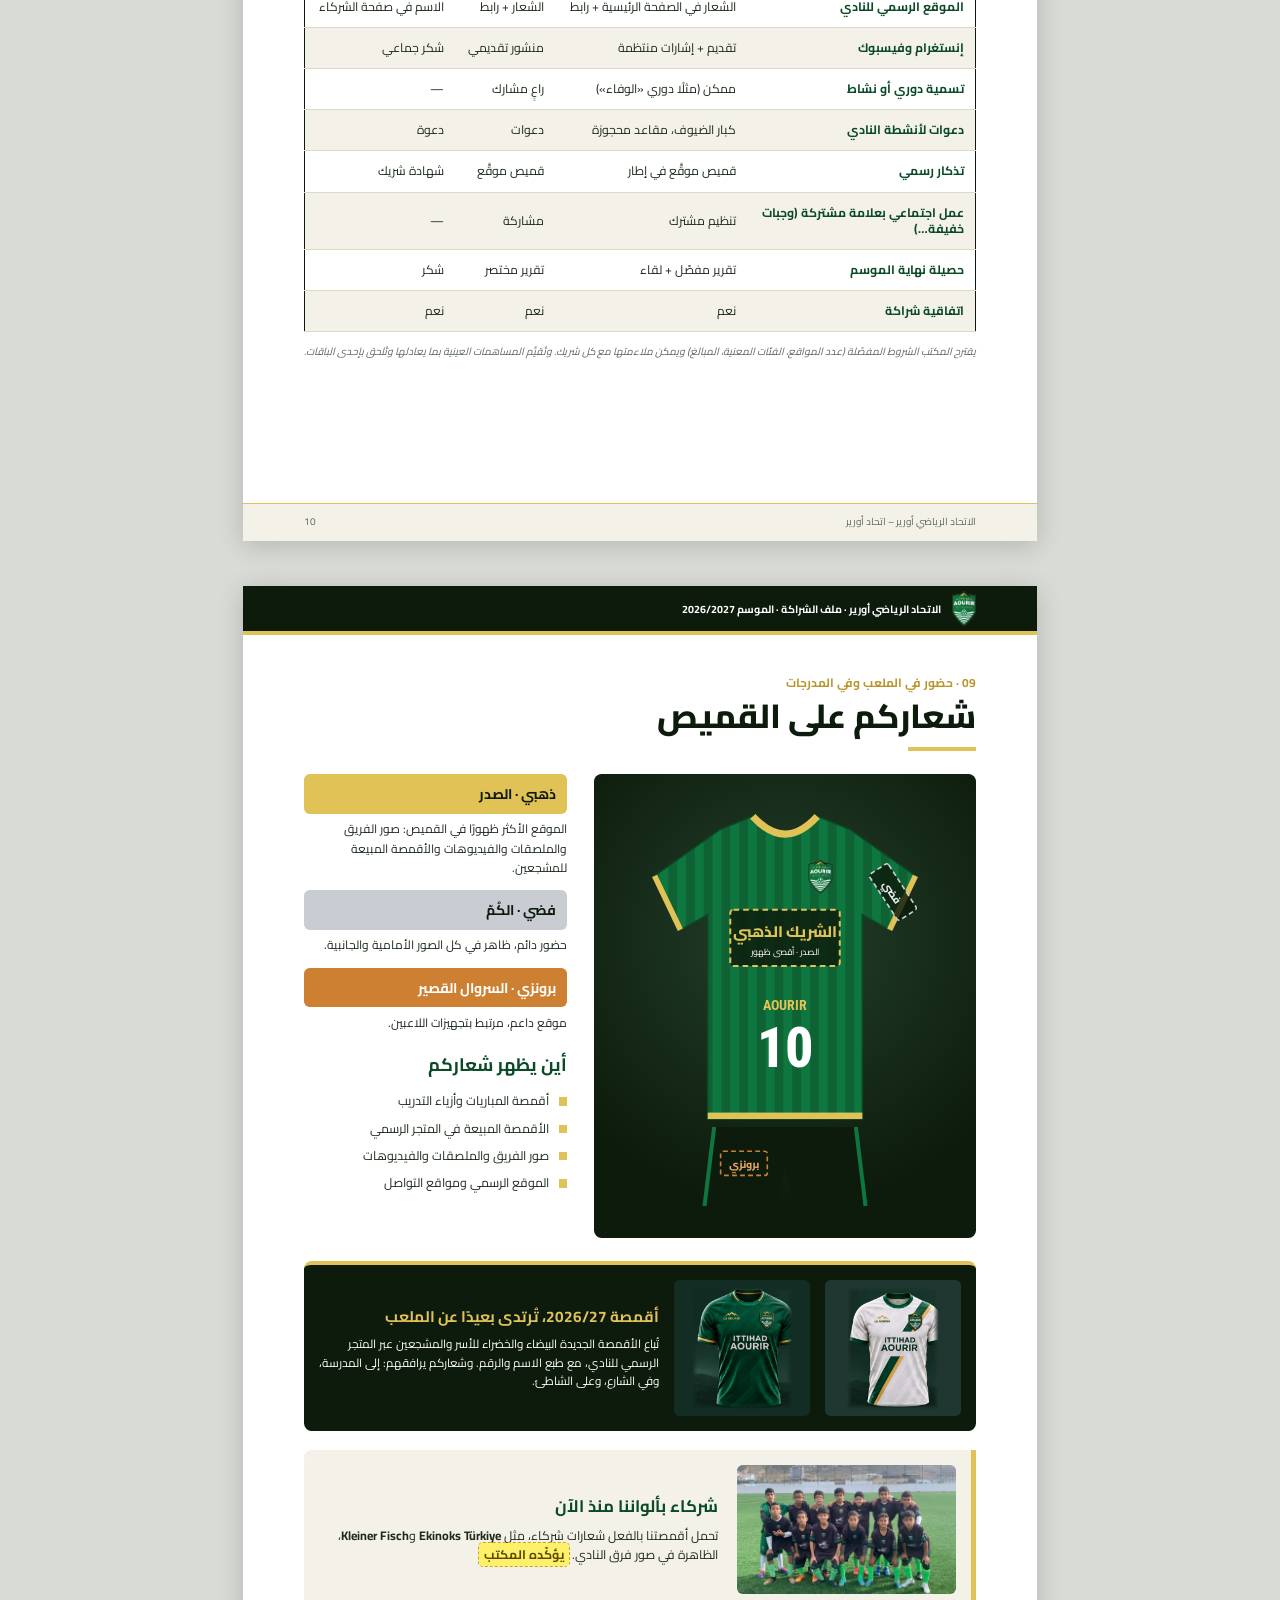
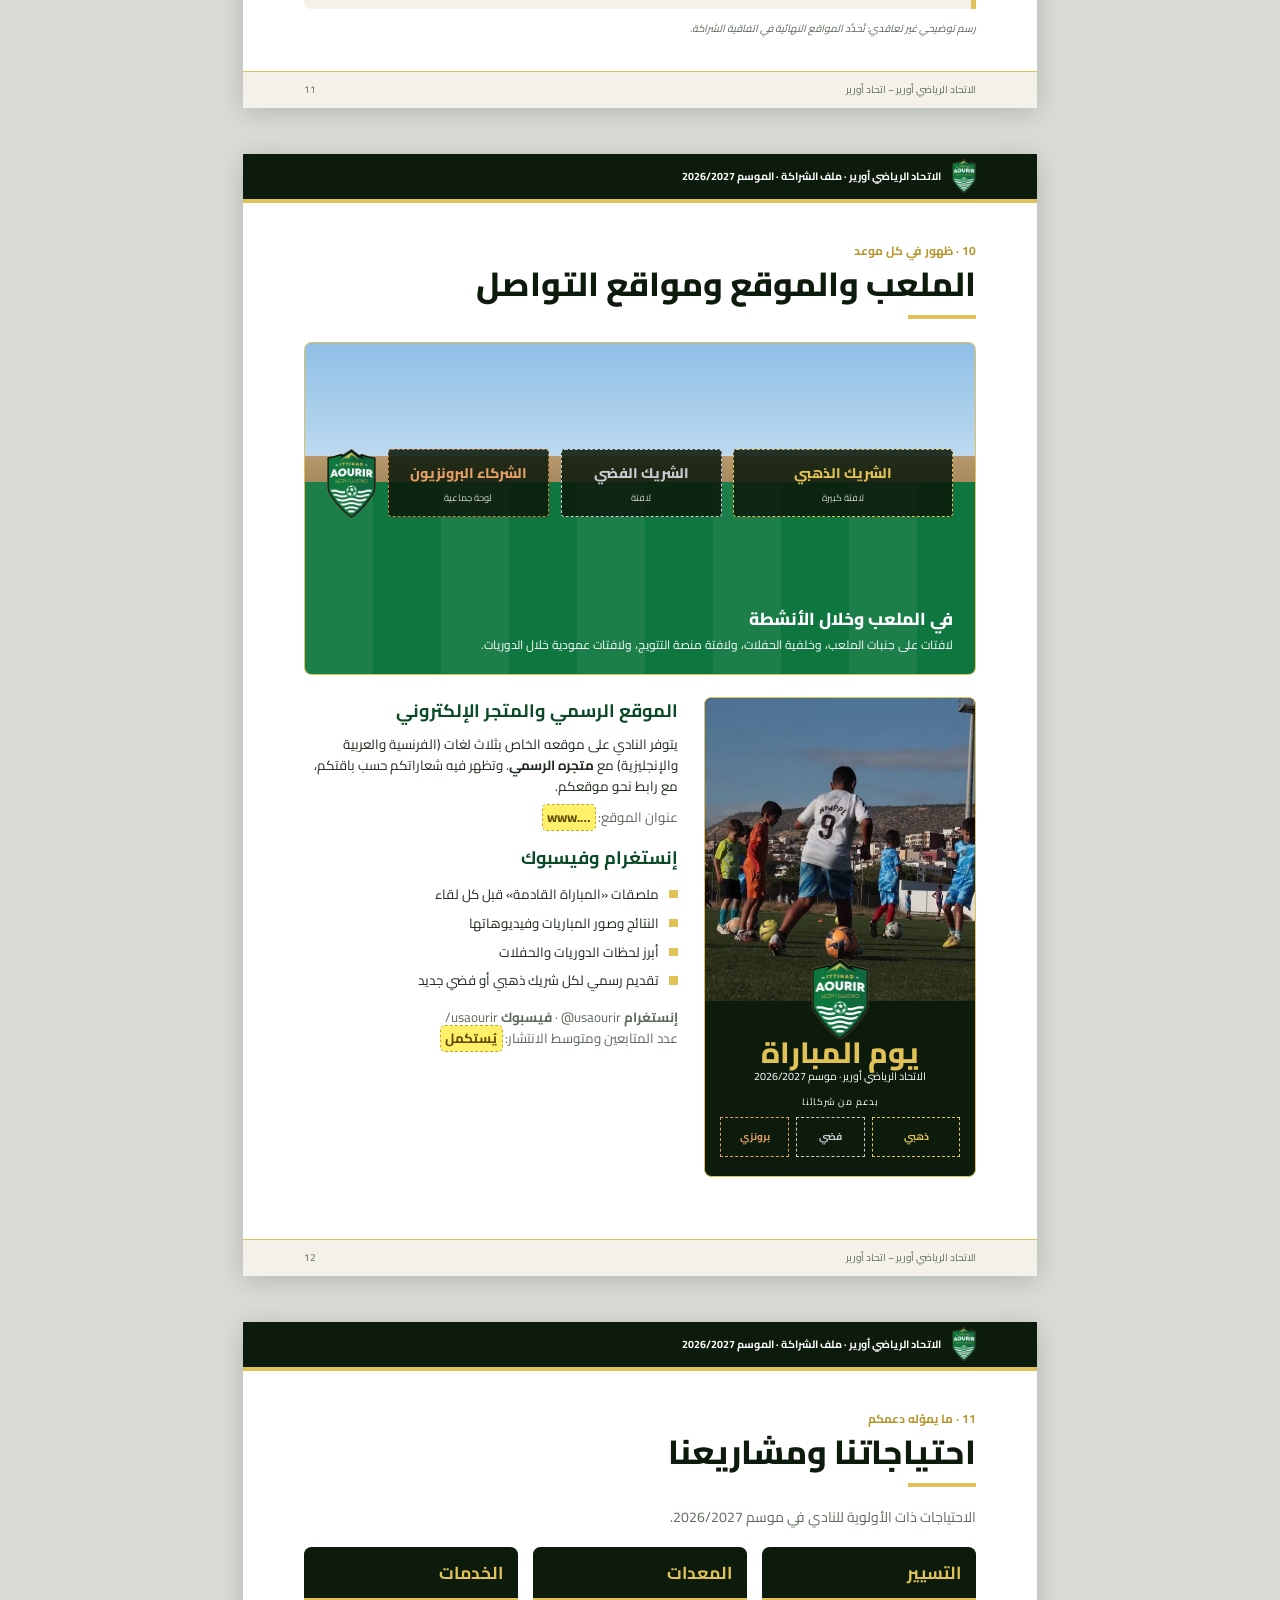
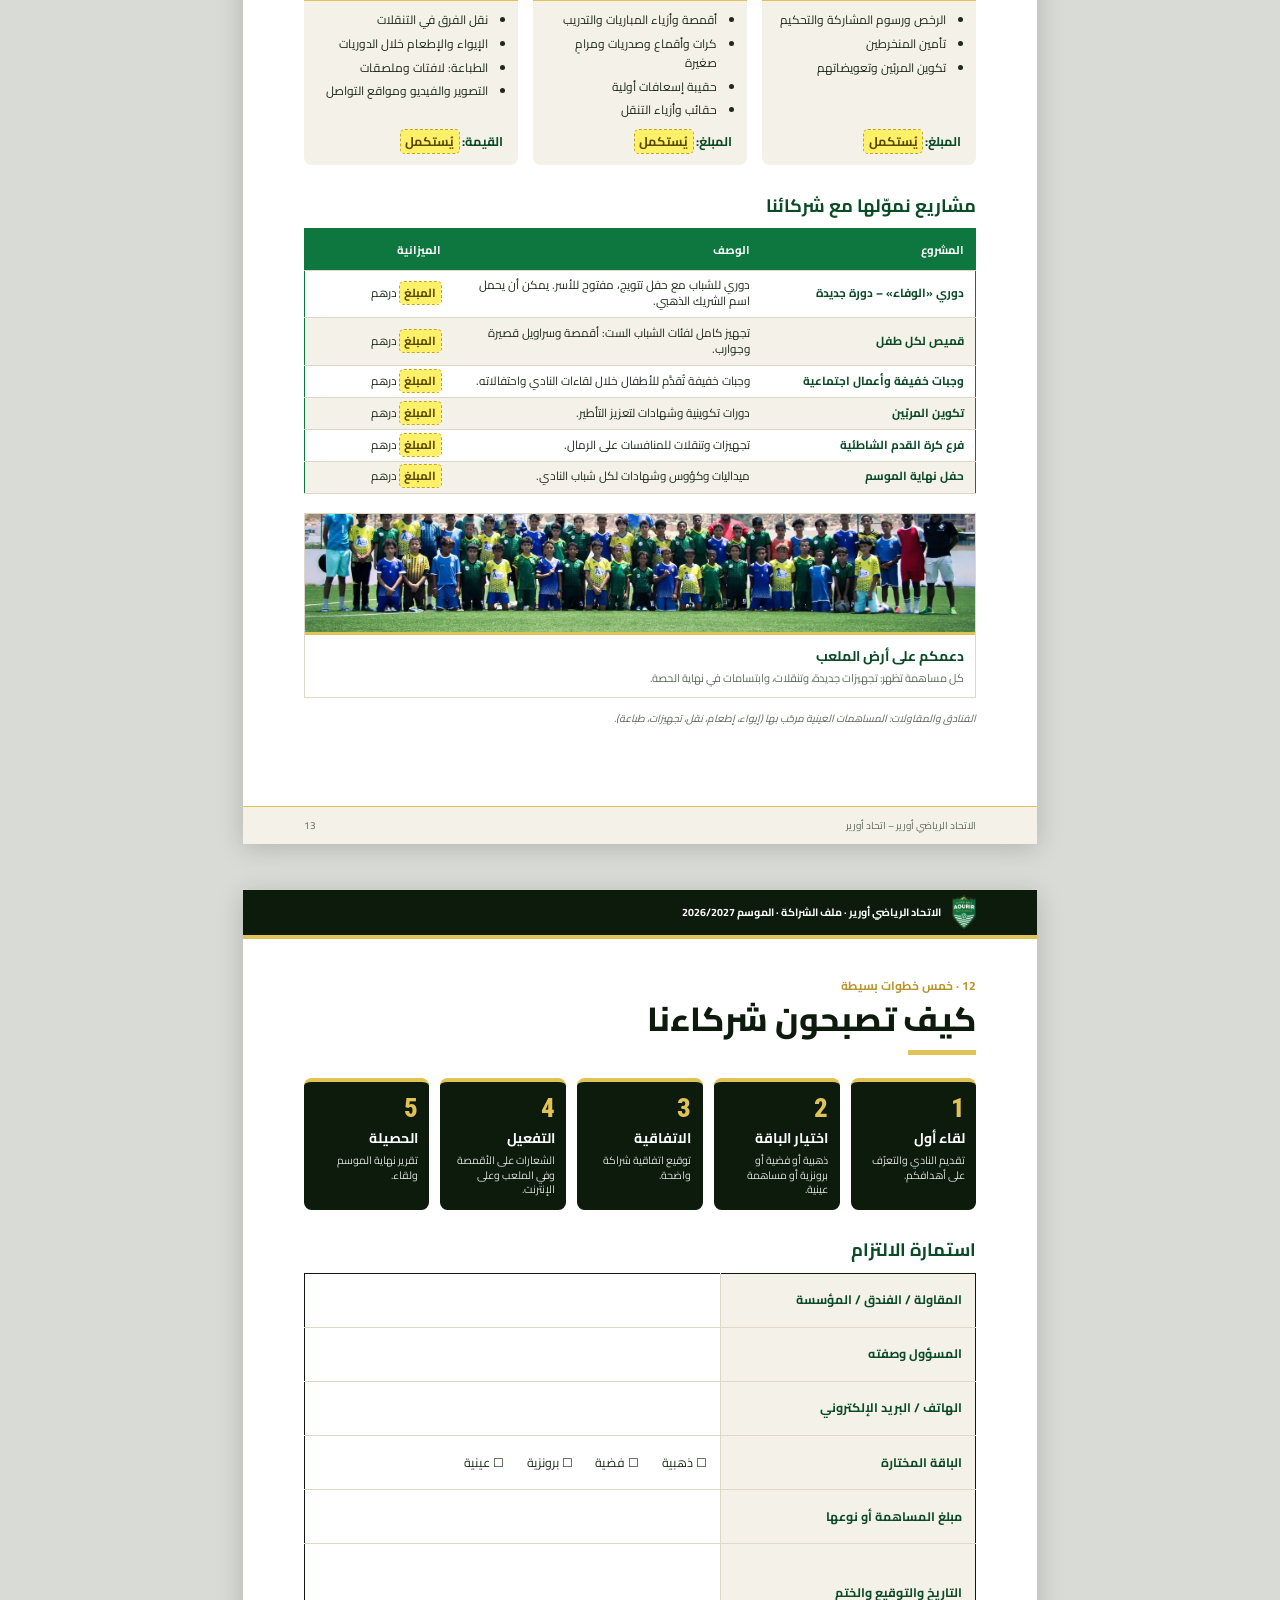
<file: dossier-sponsoring/index-ar.html>
<!doctype html>
<html lang="ar" dir="rtl">
<head>
<meta charset="utf-8">
<meta name="viewport" content="width=device-width, initial-scale=1">
<title>ملف الشراكة والرعاية – الاتحاد الرياضي أورير 2026/2027</title>
<meta name="robots" content="noindex">
<link rel="icon" href="img/logo-crest.png">
<link rel="preconnect" href="https://fonts.googleapis.com">
<link rel="preconnect" href="https://fonts.gstatic.com" crossorigin>
<link href="https://fonts.googleapis.com/css2?family=Cairo:wght@400;600;700;800&family=Roboto+Condensed:wght@700;800&display=swap" rel="stylesheet">
<link rel="stylesheet" href="dossier.css">
<script>
  // يحسب الحقول التي يجب استكمالها ويعرضها في شريط الأدوات (على الشاشة فقط).
  document.addEventListener('DOMContentLoaded', function () {
    var n = document.querySelectorAll('.todo').length;
    var el = document.getElementById('todo-count');
    if (el) el.textContent = n === 0 ? 'تم استكمال كل الحقول' : n + ' حقلًا يجب استكماله (مظلّل بالأصفر)';
  });
</script>
</head>
<body>

<div class="toolbar">
  <strong>ملف الشراكة – الاتحاد الرياضي أورير</strong>
  <nav class="langs" dir="ltr"><a href="index.html">FR</a><a href="index-ar.html" aria-current="page">AR</a><a href="index-en.html">EN</a></nav>
  <span id="todo-count"></span>
  <button type="button" onclick="window.print()">طباعة / حفظ بصيغة PDF</button>
</div>

<!-- ============ 1. الغلاف ============ -->
<section class="page cover">
  <img class="cover__bg" src="img/u18-lg.jpg" alt="">
  <div class="cover__shade"></div>
  <div class="cover__top"></div>
  <div class="cover__body">
    <img class="cover__crest" src="img/logo-crest.png" alt="شعار اتحاد أورير">
    <p class="kicker">الموسم الرياضي 2026/2027</p>
    <h1>ملف<br>الشراكة<br><span>والرعاية</span></h1>
    <div class="rule"></div>
    <p class="cover__club">الاتحاد الرياضي أورير</p>
    <p class="cover__sub">اتحاد أورير · منذ 2015 · أورير، أكادير</p>
  </div>
  <div class="cover__bottom">
    <p><strong>معًا نكتب موسم 2026/2027</strong></p>
    <p class="gold">رياضة · تربية · مجتمع</p>
  </div>
</section>

<!-- ============ 2. كلمة النادي ============ -->
<section class="page">
  <header class="ph"><img src="img/logo-crest.png" alt=""><span>الاتحاد الرياضي أورير · ملف الشراكة · الموسم 2026/2027</span></header>
  <div class="pc">
    <p class="eyebrow">تقديم</p>
    <h2>كلمة النادي</h2>
    <div class="grid-intro">
      <div class="prose">
        <p class="lead-green">السيدات والسادة، شركاءنا الأعزاء،</p>
        <p>منذ سنة 2015، يجمع <strong>الاتحاد الرياضي أورير</strong> (اتحاد أورير) أطفال وشباب أورير حول شغف واحد: كرة القدم. وكل أسبوع، يؤطّر مربّونا ست فئات عمرية، من أقل من 11 سنة إلى أقل من 18 سنة، إضافة إلى فرعنا لكرة القدم الشاطئية.</p>
        <p>وأبعد من النتائج، النادي فضاء للتعلّم والاحترام والتضامن. دوريات، وحفلات نهاية الموسم، ووجبات خفيفة للأطفال: هكذا يُحيي الاتحاد الرياضي أورير الرياضة في قلب المدينة.</p>
        <p>وبمناسبة موسم <strong>2026/2027</strong>، ندعو مقاولات المنطقة وفنادقها ومحلاتها التجارية ومؤسساتها إلى <strong>ربط صورتها بمشروع رياضي وتربوي</strong>، والاستفادة من حضور حقيقي لدى الأسر والمشجعين وزوار منطقة أكادير.</p>
        <p>يقدّم هذا الملف نادينا واحتياجاتنا وصيغ الشراكة الثلاث. ويسعدنا لقاؤكم.</p>
        <p class="sign">رئيس النادي: <span class="todo">اسم الرئيس</span><br>التوقيع والختم: <span class="todo">يُستكمل</span></p>
      </div>
      <nav class="toc">
        <h3>المحتويات</h3>
        <ol>
          <li><b>01</b>النادي</li>
          <li><b>02</b>النادي بالأرقام</li>
          <li><b>03</b>فرقنا</li>
          <li><b>04</b>التأطير والتكوين</li>
          <li><b>05</b>حياة النادي وأثره الاجتماعي</li>
          <li><b>06</b>لماذا تصبحون شركاءنا</li>
          <li><b>07</b>مستويات الشراكة الثلاثة</li>
          <li><b>08</b>جدول الامتيازات</li>
          <li><b>09</b>شعاركم على القميص</li>
          <li><b>10</b>الملعب والموقع ومواقع التواصل</li>
          <li><b>11</b>احتياجاتنا ومشاريعنا</li>
          <li><b>12</b>كيف تصبحون شركاءنا</li>
        </ol>
      </nav>
    </div>
    <figure class="photo wide">
      <img src="img/ceremonie-cloture-lg.jpg" alt="" style="height:88mm">
      <figcaption>حفل الاختتام: اللاعبون والأسر ومسيّرو النادي مجتمعون على أرضية الملعب.</figcaption>
    </figure>
  </div>
  <footer class="pf"><span>الاتحاد الرياضي أورير – اتحاد أورير</span><span>2</span></footer>
</section>

<!-- ============ 3. النادي ============ -->
<section class="page">
  <header class="ph"><img src="img/logo-crest.png" alt=""><span>الاتحاد الرياضي أورير · ملف الشراكة · الموسم 2026/2027</span></header>
  <div class="pc">
    <p class="eyebrow">01 · من نحن</p>
    <h2>النادي</h2>
    <div class="grid-2-1">
      <div class="prose">
        <p><strong>الاتحاد الرياضي أورير – اتحاد أورير</strong>، تأسس سنة <strong>2015</strong>، نادٍ لكرة القدم مقرّه أورير، شمال أكادير، بين الجبل والمحيط. يكوّن شباب المدينة من خلال مدرسة كرة قدم مؤطَّرة، ومنافسات، وأنشطة مفتوحة للأسر.</p>
        <h3>شعار يحكي أورير</h3>
        <p>يجمع الشعار بين <strong>الجبل الذهبي</strong> و<strong>الأمواج</strong> و<strong>الكرة</strong>، تعبيرًا عن ارتباطنا بمنطقة تجمع بين البر والبحر. وألوانه، <strong>الأخضر والذهبي والأبيض</strong>، تطبع هويتنا كلها، من الأقمصة إلى مواقع التواصل.</p>
        <h3>قيمنا</h3>
        <ul class="values">
          <li><b>الاحترام</b> تجاه الزملاء والخصوم والحكام</li>
          <li><b>روح الفريق</b>: نتطوّر وننتصر معًا</li>
          <li><b>الانضباط</b>: المواظبة والجهد والصرامة</li>
          <li><b>التضامن</b>: النادي عائلة في خدمة الحي</li>
        </ul>
      </div>
      <div class="crest-card">
        <img src="img/logo-crest.png" alt="شعار اتحاد أورير">
        <p>اتحاد أورير · 2015</p>
      </div>
    </div>
  </div>
  <div class="band">
    <p class="band__quote">«نادي حيّ، بطموح رياضي»</p>
    <p>تكوين اللاعبين، وتربية الأطفال، وجمع أسر أورير.</p>
  </div>
  <div class="pc pc--after-band">
    <div class="grid-2">
      <figure class="photo"><img src="img/rassemblement-md.jpg" alt="" style="height:58mm"><figcaption><b>تجمّع الشباب المنخرطين</b>الأطفال ومربّوهم مجتمعون وسط الملعب، والأعلام المغربية بأيديهم.</figcaption></figure>
      <figure class="photo"><img src="img/futur-md.jpg" alt="" style="height:58mm"><figcaption><b>الخلف</b>مشجّعان صغيران مع كأسهما، تحت أضواء الملعب.</figcaption></figure>
    </div>
  </div>
  <footer class="pf"><span>الاتحاد الرياضي أورير – اتحاد أورير</span><span>3</span></footer>
</section>

<!-- ============ 4. الأرقام ============ -->
<section class="page">
  <header class="ph"><img src="img/logo-crest.png" alt=""><span>الاتحاد الرياضي أورير · ملف الشراكة · الموسم 2026/2027</span></header>
  <div class="pc">
    <p class="eyebrow">02 · الأثر والجمهور</p>
    <h2>النادي بالأرقام</h2>
    <p class="intro">مؤشرات ملموسة لقياس مدى انتشار شراكتكم وأثرها.</p>
    <div class="stats">
      <div class="stat"><b>2015</b><span>سنة التأسيس</span></div>
      <div class="stat"><b>6</b><span>فئات للشباب، من أقل من 11 إلى أقل من 18 سنة</span></div>
      <div class="stat"><b><span dir="ltr">+100</span> <span class="todo">للتأكيد</span></b><span>منخرط</span></div>
      <div class="stat"><b class="todo">العدد</b><span>المربّون والمؤطرون</span></div>
      <div class="stat"><b class="todo">العدد</b><span>المباريات والدوريات في الموسم</span></div>
      <div class="stat"><b class="todo">العدد</b><span>المتابعون على مواقع التواصل</span></div>
    </div>
    <h3 class="h3-space">فئاتنا</h3>
    <div class="cats">
      <div><b>أقل من 11 سنة</b><span>الاكتشاف ومتعة اللعب</span></div>
      <div><b>أقل من 12 سنة</b><span>التعلّم التقني</span></div>
      <div><b>أقل من 13 سنة</b><span>اللعب الجماعي وأولى المنافسات</span></div>
      <div><b>أقل من 14 سنة</b><span>الإتقان</span></div>
      <div><b>الصغار</b><span>المنافسة الجهوية</span></div>
      <div><b>أقل من 18 سنة</b><span>واجهة النادي وبوابة فئة الكبار</span></div>
      <div><b>كرة القدم الشاطئية</b><span>فرع على شاطئ أكادير</span></div>
      <div><b>مدرسة كرة القدم</b><span>كل شباب النادي، بتأطير طيلة الموسم</span></div>
      <div><b>المتجر الرسمي</b><span>أقمصة 2026/27 يرتديها اللاعبون والمشجعون</span></div>
    </div>
    <div class="grid-2 mt">
      <figure class="photo"><img src="img/ecole-de-foot-md.jpg" alt="" style="height:56mm"><figcaption><b>مدرسة كرة القدم بأكملها</b>شباب النادي مجتمعون في المدرجات بالأخضر والذهبي.</figcaption></figure>
      <figure class="photo"><img src="img/beach-md.jpg" alt="" style="height:56mm"><figcaption><b>فرع كرة القدم الشاطئية</b>الفريق على رمال أكادير: واجهة مثالية لشركاء السياحة والفندقة.</figcaption></figure>
    </div>
  </div>
  <footer class="pf"><span>الاتحاد الرياضي أورير – اتحاد أورير</span><span>4</span></footer>
</section>

<!-- ============ 5. فرقنا ============ -->
<section class="page">
  <header class="ph"><img src="img/logo-crest.png" alt=""><span>الاتحاد الرياضي أورير · ملف الشراكة · الموسم 2026/2027</span></header>
  <div class="pc">
    <p class="eyebrow">03 · من التكوين إلى المنافسة</p>
    <h2>فرقنا</h2>
    <div class="grid-2 teams">
      <figure class="photo"><img src="img/u11-md.jpg" alt=""><figcaption><b>أقل من 11 سنة</b>أصغر لاعبينا، بزيّ النادي الأسود والأخضر.</figcaption></figure>
      <figure class="photo"><img src="img/u12-md.jpg" alt=""><figcaption><b>أقل من 12 سنة</b>الفريق ومربّوه على العشب الاصطناعي.</figcaption></figure>
      <figure class="photo"><img src="img/u13-md.jpg" alt=""><figcaption><b>أقل من 13 سنة</b>بالقميص الأخضر المخطّط، بألوان النادي.</figcaption></figure>
      <figure class="photo"><img src="img/u14-md.jpg" alt=""><figcaption><b>أقل من 14 سنة</b>الفريق وطاقمه التقني.</figcaption></figure>
      <figure class="photo"><img src="img/minime-md.jpg" alt=""><figcaption><b>الصغار</b>بالقميص الذهبي، على أتمّ الاستعداد للمنافسة.</figcaption></figure>
      <figure class="photo"><img src="img/u18-md.jpg" alt=""><figcaption><b>أقل من 18 سنة</b>الفريق الأبرز لفئة الشباب، في ملعب أورير.</figcaption></figure>
    </div>
  </div>
  <footer class="pf"><span>الاتحاد الرياضي أورير – اتحاد أورير</span><span>5</span></footer>
</section>

<!-- ============ 6. التأطير ============ -->
<section class="page">
  <header class="ph"><img src="img/logo-crest.png" alt=""><span>الاتحاد الرياضي أورير · ملف الشراكة · الموسم 2026/2027</span></header>
  <div class="pc">
    <p class="eyebrow">04 · مربّون ملتزمون في خدمة الشباب</p>
    <h2>التأطير والتكوين</h2>
    <p class="intro">يتولى طاقمنا التقني المتابعة الرياضية والتربوية للاعبين طيلة الموسم، ويواصل التكوين لمرافقتهم بشكل أفضل.</p>
    <figure class="photo wide"><img src="img/staff-lg.jpg" alt="" style="height:94mm; object-position:center 60%"><figcaption><b>الطاقم التقني والمؤطرون</b>المربّون والمسؤولون الذين يؤطرون حصص التدريب ومباريات النادي. <span class="todo">الأسماء والمهام</span></figcaption></figure>
    <div class="board">
      <h3>المكتب المسيّر</h3>
      <p>الرئيس: <span class="todo">الاسم</span> · الكاتب العام: <span class="todo">الاسم</span> · أمين المال: <span class="todo">الاسم</span></p>
    </div>
    <div class="grid-2">
      <figure class="photo"><img src="img/formation-md.jpg" alt="" style="height:56mm"><figcaption><b>التكوين</b>تسليم شهادات المشاركة في دورة تكوينية.</figcaption></figure>
      <figure class="photo"><img src="img/entrainement-1-md.jpg" alt="" style="height:56mm"><figcaption><b>في التدريب</b>حصص مؤطَّرة لكل فئة، طيلة الموسم.</figcaption></figure>
    </div>
  </div>
  <footer class="pf"><span>الاتحاد الرياضي أورير – اتحاد أورير</span><span>6</span></footer>
</section>

<!-- ============ 7. حياة النادي ============ -->
<section class="page">
  <header class="ph"><img src="img/logo-crest.png" alt=""><span>الاتحاد الرياضي أورير · ملف الشراكة · الموسم 2026/2027</span></header>
  <div class="pc">
    <p class="eyebrow">05 · أكثر من نادٍ: مجتمع</p>
    <h2>حياة النادي وأثره الاجتماعي</h2>
    <p class="intro">دوريات، وحفلات، ووجبات خفيفة للأطفال: الاتحاد الرياضي أورير فضاء للقاء الأسر. وكل نشاط فرصة لظهور شركائنا.</p>
    <div class="grid-2">
      <figure class="photo"><img src="img/ceremonie-1-md.jpg" alt="" style="height:62mm"><figcaption><b>توزيع الميداليات</b>تتويج الأبطال الصغار أمام أسرهم.</figcaption></figure>
      <figure class="photo"><img src="img/ceremonie-2-md.jpg" alt="" style="height:62mm"><figcaption><b>وجبة الأطفال الخفيفة</b>وجبات خفيفة يقدّمها فريق التأطير للأطفال.</figcaption></figure>
      <figure class="photo"><img src="img/futur-maroc-md.jpg" alt="" style="height:62mm"><figcaption><b>مستقبل المغرب</b>اعتزاز وطني وشغف بكرة القدم منذ الصغر.</figcaption></figure>
      <figure class="photo"><img src="img/ceremonie-3-md.jpg" alt="" style="height:62mm"><figcaption><b>الكأس</b>دوري «الوفاء»: تسليم الكؤوس للاعبين الشباب.</figcaption></figure>
    </div>
    <div class="dims">
      <div><h4>البعد الرياضي</h4><p>تكوين حسب الفئات العمرية، وتأطير تقني ومنافسات، من أقل من 11 سنة إلى كرة القدم الشاطئية.</p></div>
      <div><h4>البعد التربوي</h4><p>الانضباط والاحترام وروح الفريق: الملعب مدرسة للحياة لأطفال أورير.</p></div>
      <div><h4>البعد الاجتماعي</h4><p>دوريات وحفلات ووجبات خفيفة ولقاءات تقرّب بين الأسر وتُحيي المدينة.</p></div>
    </div>
  </div>
  <footer class="pf"><span>الاتحاد الرياضي أورير – اتحاد أورير</span><span>7</span></footer>
</section>

<!-- ============ 8. لماذا ============ -->
<section class="page">
  <header class="ph"><img src="img/logo-crest.png" alt=""><span>الاتحاد الرياضي أورير · ملف الشراكة · الموسم 2026/2027</span></header>
  <div class="pc">
    <p class="eyebrow">06 · استثمار تسويقي ومساهمة اجتماعية</p>
    <h2>لماذا تصبحون شركاءنا؟</h2>
    <p class="intro">تمنحكم الشراكة مع الاتحاد الرياضي أورير <strong>حضورًا ملموسًا في الحياة المحلية</strong>. وكل مساهمة تموّل تجهيزات وتنقلات وأنشطة لفائدة الشباب.</p>
    <div class="reasons">
      <div><b>01</b><h4>حضور محلي وجهوي</h4><p>علامتكم على الأقمصة وفي الملعب وخلال الأنشطة، أمام الأسر والمشجعين وزوار أورير وأكادير.</p></div>
      <div><b>02</b><h4>صورة إيجابية ومسؤولة</h4><p>اربطوا مقاولتكم بالشباب والرياضة والتربية: مساهمة اجتماعية ملموسة ومرئية.</p></div>
      <div><b>03</b><h4>جمهور وفيّ</h4><p>لاعبون وآباء ومربّون ومشجعون: جمهور يتابع النادي طيلة الموسم ويقدّر من يدعمه.</p></div>
      <div><b>04</b><h4>حضور رقمي</h4><p>الموقع الرسمي والمتجر الإلكتروني وإنستغرام وفيسبوك: شعاركم في التواصل اليومي للنادي.</p></div>
      <div><b>05</b><h4>علاقات وأنشطة</h4><p>دعوات لحضور الحفلات وتسليم الكؤوس والدوريات، للقاء الفاعلين الاقتصاديين والجمعويين المحليين.</p></div>
      <div><b>06</b><h4>شراكة متابَعة</h4><p>اتفاقية واضحة، وامتيازات محددة، وحصيلة نهاية الموسم مرفقة بالصور لقياس العائد.</p></div>
    </div>
    <div class="punch">
      <p>علامتكم على القميص وفي قلب المجتمع.</p>
      <span>استثمار مرئي ونافع ودائم.</span>
    </div>
  </div>
  <footer class="pf"><span>الاتحاد الرياضي أورير – اتحاد أورير</span><span>8</span></footer>
</section>

<!-- ============ 9. المستويات ============ -->
<section class="page dark">
  <div class="pc">
    <p class="eyebrow">07 · اختاروا مستوى التزامكم</p>
    <h2>ثلاثة مستويات للشراكة</h2>
    <p class="intro">ثلاث صيغ واضحة، من الدعم المحلي إلى الراعي الرئيسي. كما يمكن تقديم مساهمة عينية (إيواء، إطعام، نقل، تجهيزات، طباعة).</p>
    <div class="tiers">
      <article class="tier tier--gold">
        <h3>ذهبي</h3><p class="tier__role">شريك رسمي<br>الراعي الرئيسي</p>
        <ul>
          <li>الشعار على صدر أقمصة المباريات</li>
          <li>الشعار على الأقمصة المبيعة في المتجر الرسمي</li>
          <li>لافتتان كبيرتان في الملعب</li>
          <li>إمكانية إطلاق اسمكم على دوري</li>
          <li>شعار رئيسي على الموقع والملصقات</li>
          <li>دعوات كبار الضيوف وقميص موقَّع في إطار</li>
        </ul>
        <p class="tier__for"><b>مثالي لـ</b>المجموعات الفندقية والمقاولات الكبرى والمؤسسات الراغبة في شراكة رئيسية وحصرية.</p>
        <p class="tier__price"><small>المساهمة لموسم 2026/2027</small><span class="todo">المبلغ</span> درهم</p>
        <p class="tier__seats">مكان واحد متاح</p>
      </article>
      <article class="tier tier--silver">
        <h3>فضي</h3><p class="tier__role">شريك رسمي</p>
        <ul>
          <li>الشعار على كُمّ الأقمصة</li>
          <li>الشعار على أزياء التدريب</li>
          <li>لافتة واحدة في الملعب</li>
          <li>منشور تقديمي على صفحاتنا</li>
          <li>الشعار على موقع النادي</li>
          <li>دعوات لحضور الأنشطة</li>
        </ul>
        <p class="tier__for"><b>مثالي لـ</b>الفنادق والمقاولات الصغرى والمتوسطة والمطاعم والعلامات التجارية الراغبة في حضور قوي طيلة الموسم.</p>
        <p class="tier__price"><small>المساهمة لموسم 2026/2027</small><span class="todo">المبلغ</span> درهم</p>
        <p class="tier__seats">مكانان متاحان</p>
      </article>
      <article class="tier tier--bronze">
        <h3>برونزي</h3><p class="tier__role">شريك داعم</p>
        <ul>
          <li>الشعار على السروال القصير</li>
          <li>الشعار على اللوحة الجماعية للشركاء</li>
          <li>شكر على صفحاتنا</li>
          <li>الاسم في صفحة الشركاء بالموقع</li>
          <li>شهادة شريك</li>
        </ul>
        <p class="tier__for"><b>مثالي لـ</b>المحلات التجارية والحرفيين والفاعلين المحليين الراغبين في دعم شباب النادي.</p>
        <p class="tier__price"><small>المساهمة لموسم 2026/2027</small><span class="todo">المبلغ</span> درهم</p>
        <p class="tier__seats">عدد غير محدود</p>
      </article>
    </div>
    <div class="custom">
      <div><h4>شراكة حسب الطلب أو عينية</h4><p>فندق، مطعم، ناقل، مطبعة، مموّن تجهيزات رياضية: يمكن أن تكون مساهمتكم ليالي إيواء أو وجبات أو نقلًا أو طباعة أو معدات. وتُقيَّم بما يعادلها وتُلحق بالباقة المناسبة.</p></div>
      <div><h4>شريك نشاط</h4><p>تفضّلون دعم نشاط محدد؟ اربطوا اسمكم بدوري أو بحفل نهاية الموسم أو بوجبة الأطفال الخفيفة.</p></div>
    </div>
    <p class="note-gold">تجدون التفاصيل الكاملة للامتيازات في جدول الصفحة الموالية.</p>
  </div>
  <footer class="pf"><span>الاتحاد الرياضي أورير – اتحاد أورير</span><span>9</span></footer>
</section>

<!-- ============ 10. الجدول ============ -->
<section class="page">
  <header class="ph"><img src="img/logo-crest.png" alt=""><span>الاتحاد الرياضي أورير · ملف الشراكة · الموسم 2026/2027</span></header>
  <div class="pc">
    <p class="eyebrow">08 · ذهبي · فضي · برونزي</p>
    <h2>جدول الامتيازات</h2>
    <table class="cmp">
      <thead><tr><th>الامتيازات</th><th class="g">ذهبي</th><th class="s">فضي</th><th class="b">برونزي</th></tr></thead>
      <tbody>
        <tr class="hl"><th>المساهمة لموسم 2026/2027</th><td><span class="todo">المبلغ</span> درهم</td><td><span class="todo">المبلغ</span> درهم</td><td><span class="todo">المبلغ</span> درهم</td></tr>
        <tr><th>الصفة</th><td>شريك رسمي – الراعي الرئيسي</td><td>شريك رسمي</td><td>شريك داعم</td></tr>
        <tr><th>الشعار على أقمصة المباريات</th><td>الصدر (الواجهة الأمامية)</td><td>الكُمّ</td><td>السروال القصير</td></tr>
        <tr><th>أقمصة المتجر الرسمي</th><td>نعم، على الصدر</td><td>نعم، على الكُمّ</td><td>—</td></tr>
        <tr><th>أزياء التدريب والسترات</th><td>نعم</td><td>نعم</td><td>—</td></tr>
        <tr><th>اللافتات واللوحات في الملعب</th><td>لافتتان كبيرتان</td><td>موقع واحد</td><td>لوحة جماعية</td></tr>
        <tr><th>خلفية الحفلات والدوريات</th><td>شعار رئيسي</td><td>شعار</td><td>شعار صغير</td></tr>
        <tr><th>ملصقات المباريات وتصاميمها</th><td>الشريط الرئيسي</td><td>شريط الشركاء</td><td>قائمة الشركاء</td></tr>
        <tr><th>الموقع الرسمي للنادي</th><td>الشعار في الصفحة الرئيسية + رابط</td><td>الشعار + رابط</td><td>الاسم في صفحة الشركاء</td></tr>
        <tr><th>إنستغرام وفيسبوك</th><td>تقديم + إشارات منتظمة</td><td>منشور تقديمي</td><td>شكر جماعي</td></tr>
        <tr><th>تسمية دوري أو نشاط</th><td>ممكن (مثلًا دوري «الوفاء»)</td><td>راعٍ مشارك</td><td>—</td></tr>
        <tr><th>دعوات لأنشطة النادي</th><td>كبار الضيوف، مقاعد محجوزة</td><td>دعوات</td><td>دعوة</td></tr>
        <tr><th>تذكار رسمي</th><td>قميص موقَّع في إطار</td><td>قميص موقَّع</td><td>شهادة شريك</td></tr>
        <tr><th>عمل اجتماعي بعلامة مشتركة (وجبات خفيفة…)</th><td>تنظيم مشترك</td><td>مشاركة</td><td>—</td></tr>
        <tr><th>حصيلة نهاية الموسم</th><td>تقرير مفصّل + لقاء</td><td>تقرير مختصر</td><td>شكر</td></tr>
        <tr><th>اتفاقية شراكة</th><td>نعم</td><td>نعم</td><td>نعم</td></tr>
      </tbody>
    </table>
    <p class="fine">يقترح المكتب الشروط المفصّلة (عدد المواقع، الفئات المعنية، المبالغ) ويمكن ملاءمتها مع كل شريك. وتُقيَّم المساهمات العينية بما يعادلها وتُلحق بإحدى الباقات.</p>
  </div>
  <footer class="pf"><span>الاتحاد الرياضي أورير – اتحاد أورير</span><span>10</span></footer>
</section>

<!-- ============ 11. القميص ============ -->
<section class="page">
  <header class="ph"><img src="img/logo-crest.png" alt=""><span>الاتحاد الرياضي أورير · ملف الشراكة · الموسم 2026/2027</span></header>
  <div class="pc">
    <p class="eyebrow">09 · حضور في الملعب وفي المدرجات</p>
    <h2>شعاركم على القميص</h2>
    <div class="kit">
      <div class="kit__art">
        <svg viewBox="0 0 400 520" role="img" aria-label="مواقع الشعارات على الزي" direction="ltr">
          <defs>
            <pattern id="stripes" width="22" height="10" patternUnits="userSpaceOnUse"><rect width="11" height="10" fill="#0E773F"/><rect x="11" width="11" height="10" fill="#0F6234"/></pattern>
          </defs>
          <path d="M120 40 L160 24 Q200 62 240 24 L280 40 L362 98 L330 165 L296 146 L296 400 L104 400 L104 146 L70 165 L38 98 Z" fill="url(#stripes)" stroke="#0A4A26" stroke-width="2"/>
          <path d="M160 24 Q200 68 240 24" fill="none" stroke="#E1C257" stroke-width="9"/>
          <path d="M38 98 L70 165" stroke="#E1C257" stroke-width="7"/>
          <path d="M362 98 L330 165" stroke="#E1C257" stroke-width="7"/>
          <rect x="104" y="392" width="192" height="8" fill="#E1C257"/>
          <image href="img/logo-crest.png" x="226" y="78" width="36" height="42"/>
          <rect x="132" y="140" width="136" height="70" rx="4" fill="rgba(13,27,12,.82)" stroke="#E1C257" stroke-width="2.5" stroke-dasharray="7 5"/>
          <text x="200" y="174" text-anchor="middle" fill="#E1C257" font-family="Cairo" font-weight="800" font-size="19">الشريك الذهبي</text>
          <text x="200" y="196" text-anchor="middle" fill="#fff" font-family="Cairo" font-size="11">الصدر · أقصى ظهور</text>
          <g transform="rotate(57 334 118)">
            <rect x="300" y="104" width="68" height="28" rx="3" fill="rgba(13,27,12,.82)" stroke="#C9CDD3" stroke-width="2" stroke-dasharray="6 4"/>
            <text x="334" y="124" text-anchor="middle" fill="#E5E7EB" font-family="Cairo" font-weight="800" font-size="13">فضي</text>
          </g>
          <text x="200" y="265" text-anchor="middle" fill="#E1C257" font-family="Roboto Condensed" font-weight="700" font-size="18">AOURIR</text>
          <text x="200" y="335" text-anchor="middle" fill="#fff" font-family="Roboto Condensed" font-weight="800" font-size="70">10</text>
          <path d="M112 410 L288 410 L300 508 L212 508 L200 458 L188 508 L100 508 Z" fill="#0D1B0C"/>
          <path d="M112 410 L100 508" stroke="#0E773F" stroke-width="5"/><path d="M288 410 L300 508" stroke="#0E773F" stroke-width="5"/>
          <rect x="120" y="440" width="58" height="30" rx="3" fill="none" stroke="#CD7F32" stroke-width="2" stroke-dasharray="6 4"/>
          <text x="149" y="461" text-anchor="middle" fill="#E3A066" font-family="Cairo" font-weight="800" font-size="13">برونزي</text>
        </svg>
      </div>
      <div class="kit__side">
        <div class="zone zone--gold"><b>ذهبي · الصدر</b><p>الموقع الأكثر ظهورًا في القميص: صور الفريق والملصقات والفيديوهات والأقمصة المبيعة للمشجعين.</p></div>
        <div class="zone zone--silver"><b>فضي · الكُمّ</b><p>حضور دائم، ظاهر في كل الصور الأمامية والجانبية.</p></div>
        <div class="zone zone--bronze"><b>برونزي · السروال القصير</b><p>موقع داعم، مرتبط بتجهيزات اللاعبين.</p></div>
        <h3>أين يظهر شعاركم</h3>
        <ul class="sq">
          <li>أقمصة المباريات وأزياء التدريب</li>
          <li>الأقمصة المبيعة في المتجر الرسمي</li>
          <li>صور الفريق والملصقات والفيديوهات</li>
          <li>الموقع الرسمي ومواقع التواصل</li>
        </ul>
      </div>
    </div>
    <div class="shopband">
      <img src="img/maillot-1.jpg" alt="">
      <img src="img/maillot-vert-1.jpg" alt="">
      <div>
        <h4>أقمصة 2026/27، تُرتدى بعيدًا عن الملعب</h4>
        <p>تُباع الأقمصة الجديدة البيضاء والخضراء للأسر والمشجعين عبر المتجر الرسمي للنادي، مع طبع الاسم والرقم. وشعاركم يرافقهم: إلى المدرسة، وفي الشارع، وعلى الشاطئ.</p>
      </div>
    </div>
    <div class="already">
      <img src="img/u11-md.jpg" alt="">
      <div>
        <h4>شركاء بألواننا منذ الآن</h4>
        <p>تحمل أقمصتنا بالفعل شعارات شركاء، مثل <b>Ekinoks Türkiye</b> و<b>Kleiner Fisch</b>، الظاهرة في صور فرق النادي. <span class="todo">يؤكّده المكتب</span></p>
      </div>
    </div>
    <p class="fine">رسم توضيحي غير تعاقدي: تُحدَّد المواقع النهائية في اتفاقية الشراكة.</p>
  </div>
  <footer class="pf"><span>الاتحاد الرياضي أورير – اتحاد أورير</span><span>11</span></footer>
</section>

<!-- ============ 12. الملعب والرقمي ============ -->
<section class="page">
  <header class="ph"><img src="img/logo-crest.png" alt=""><span>الاتحاد الرياضي أورير · ملف الشراكة · الموسم 2026/2027</span></header>
  <div class="pc">
    <p class="eyebrow">10 · ظهور في كل موعد</p>
    <h2>الملعب والموقع ومواقع التواصل</h2>
    <div class="pitch">
      <div class="pitch__boards">
        <div class="bd bd--g"><b>الشريك الذهبي</b><small>لافتة كبيرة</small></div>
        <div class="bd bd--s"><b>الشريك الفضي</b><small>لافتة</small></div>
        <div class="bd bd--b"><b>الشركاء البرونزيون</b><small>لوحة جماعية</small></div>
        <img src="img/logo-crest.png" alt="">
      </div>
      <div class="pitch__txt"><b>في الملعب وخلال الأنشطة</b>لافتات على جنبات الملعب، وخلفية الحفلات، ولافتة منصة التتويج، ولافتات عمودية خلال الدوريات.</div>
    </div>
    <div class="grid-digital">
      <div class="matchday">
        <img src="img/match-md.jpg" alt="">
        <div class="matchday__body">
          <img class="matchday__crest" src="img/logo-crest.png" alt="">
          <p class="matchday__t">يوم المباراة</p>
          <p class="matchday__s">الاتحاد الرياضي أورير · موسم 2026/2027</p>
          <p class="matchday__p">بدعم من شركائنا</p>
          <div class="matchday__logos"><span class="g">ذهبي</span><span class="s">فضي</span><span class="b">برونزي</span></div>
        </div>
      </div>
      <div>
        <h3>الموقع الرسمي والمتجر الإلكتروني</h3>
        <p>يتوفر النادي على موقعه الخاص بثلاث لغات (الفرنسية والعربية والإنجليزية) مع <strong>متجره الرسمي</strong>. وتظهر فيه شعاراتكم حسب باقتكم، مع رابط نحو موقعكم.</p>
        <p class="small">عنوان الموقع: <span class="todo" dir="ltr">www.…</span></p>
        <h3>إنستغرام وفيسبوك</h3>
        <ul class="sq">
          <li>ملصقات «المباراة القادمة» قبل كل لقاء</li>
          <li>النتائج وصور المباريات وفيديوهاتها</li>
          <li>أبرز لحظات الدوريات والحفلات</li>
          <li>تقديم رسمي لكل شريك ذهبي أو فضي جديد</li>
        </ul>
        <p class="small"><b>إنستغرام</b> <span dir="ltr">@usaourir</span> · <b>فيسبوك</b> <span dir="ltr">/usaourir</span><br>عدد المتابعين ومتوسط الانتشار: <span class="todo">يُستكمل</span></p>
      </div>
    </div>
  </div>
  <footer class="pf"><span>الاتحاد الرياضي أورير – اتحاد أورير</span><span>12</span></footer>
</section>

<!-- ============ 13. الاحتياجات ============ -->
<section class="page">
  <header class="ph"><img src="img/logo-crest.png" alt=""><span>الاتحاد الرياضي أورير · ملف الشراكة · الموسم 2026/2027</span></header>
  <div class="pc">
    <p class="eyebrow">11 · ما يموّله دعمكم</p>
    <h2>احتياجاتنا ومشاريعنا</h2>
    <p class="intro">الاحتياجات ذات الأولوية للنادي في موسم 2026/2027.</p>
    <div class="needs">
      <div><h4>التسيير</h4><ul><li>الرخص ورسوم المشاركة والتحكيم</li><li>تأمين المنخرطين</li><li>تكوين المربّين وتعويضاتهم</li></ul><p>المبلغ: <span class="todo">يُستكمل</span></p></div>
      <div><h4>المعدات</h4><ul><li>أقمصة وأزياء المباريات والتدريب</li><li>كرات وأقماع وصدريات ومرامٍ صغيرة</li><li>حقيبة إسعافات أولية</li><li>حقائب وأزياء التنقل</li></ul><p>المبلغ: <span class="todo">يُستكمل</span></p></div>
      <div><h4>الخدمات</h4><ul><li>نقل الفرق في التنقلات</li><li>الإيواء والإطعام خلال الدوريات</li><li>الطباعة: لافتات وملصقات</li><li>التصوير والفيديو ومواقع التواصل</li></ul><p>القيمة: <span class="todo">يُستكمل</span></p></div>
    </div>
    <h3 class="h3-space">مشاريع نموّلها مع شركائنا</h3>
    <table class="proj">
      <thead><tr><th>المشروع</th><th>الوصف</th><th>الميزانية</th></tr></thead>
      <tbody>
        <tr><th>دوري «الوفاء» – دورة جديدة</th><td>دوري للشباب مع حفل تتويج، مفتوح للأسر. يمكن أن يحمل اسم الشريك الذهبي.</td><td><span class="todo">المبلغ</span> درهم</td></tr>
        <tr><th>قميص لكل طفل</th><td>تجهيز كامل لفئات الشباب الست: أقمصة وسراويل قصيرة وجوارب.</td><td><span class="todo">المبلغ</span> درهم</td></tr>
        <tr><th>وجبات خفيفة وأعمال اجتماعية</th><td>وجبات خفيفة تُقدَّم للأطفال خلال لقاءات النادي واحتفالاته.</td><td><span class="todo">المبلغ</span> درهم</td></tr>
        <tr><th>تكوين المربّين</th><td>دورات تكوينية وشهادات لتعزيز التأطير.</td><td><span class="todo">المبلغ</span> درهم</td></tr>
        <tr><th>فرع كرة القدم الشاطئية</th><td>تجهيزات وتنقلات للمنافسات على الرمال.</td><td><span class="todo">المبلغ</span> درهم</td></tr>
        <tr><th>حفل نهاية الموسم</th><td>ميداليات وكؤوس وشهادات لكل شباب النادي.</td><td><span class="todo">المبلغ</span> درهم</td></tr>
      </tbody>
    </table>
    <figure class="photo wide"><img src="img/fin-entrainement-lg.jpg" alt="" style="height:32mm; object-position:center 70%"><figcaption><b>دعمكم على أرض الملعب</b>كل مساهمة تظهر: تجهيزات جديدة، وتنقلات، وابتسامات في نهاية الحصة.</figcaption></figure>
    <p class="fine">الفنادق والمقاولات: المساهمات العينية مرحّب بها (إيواء، إطعام، نقل، تجهيزات، طباعة).</p>
  </div>
  <footer class="pf"><span>الاتحاد الرياضي أورير – اتحاد أورير</span><span>13</span></footer>
</section>

<!-- ============ 14. كيف تصبحون شركاءنا ============ -->
<section class="page">
  <header class="ph"><img src="img/logo-crest.png" alt=""><span>الاتحاد الرياضي أورير · ملف الشراكة · الموسم 2026/2027</span></header>
  <div class="pc">
    <p class="eyebrow">12 · خمس خطوات بسيطة</p>
    <h2>كيف تصبحون شركاءنا</h2>
    <ol class="steps">
      <li><b>1</b><h4>لقاء أول</h4><p>تقديم النادي والتعرّف على أهدافكم.</p></li>
      <li><b>2</b><h4>اختيار الباقة</h4><p>ذهبية أو فضية أو برونزية أو مساهمة عينية.</p></li>
      <li><b>3</b><h4>الاتفاقية</h4><p>توقيع اتفاقية شراكة واضحة.</p></li>
      <li><b>4</b><h4>التفعيل</h4><p>الشعارات على الأقمصة وفي الملعب وعلى الإنترنت.</p></li>
      <li><b>5</b><h4>الحصيلة</h4><p>تقرير نهاية الموسم ولقاء.</p></li>
    </ol>
    <h3 class="h3-space">استمارة الالتزام</h3>
    <table class="form">
      <tr><th>المقاولة / الفندق / المؤسسة</th><td></td></tr>
      <tr><th>المسؤول وصفته</th><td></td></tr>
      <tr><th>الهاتف / البريد الإلكتروني</th><td></td></tr>
      <tr><th>الباقة المختارة</th><td class="checks"><span>☐ ذهبية</span><span>☐ فضية</span><span>☐ برونزية</span><span>☐ عينية</span></td></tr>
      <tr><th>مبلغ المساهمة أو نوعها</th><td></td></tr>
      <tr class="tall"><th>التاريخ والتوقيع والختم</th><td></td></tr>
    </table>
    <div class="contact">
      <div>
        <h3>اتصلوا بنا</h3>
        <p><span class="lbl">مسؤول الشراكات</span><span><span class="todo">الاسم والصفة</span></span></p>
        <p><span class="lbl">الهاتف / واتساب</span><span dir="ltr">06 69 11 20 13</span></p>
        <p><span class="lbl">البريد الإلكتروني</span><span dir="ltr">usaourir@gmail.com</span></p>
        <p><span class="lbl">إنستغرام / فيسبوك</span><span dir="ltr">@usaourir</span></p>
        <p><span class="lbl">العنوان</span><span>أورير، عمالة أكادير إداوتنان – <span class="todo">عنوان النادي</span></span></p>
      </div>
      <img src="img/logo-crest.png" alt="">
    </div>
  </div>
  <footer class="pf"><span>الاتحاد الرياضي أورير – اتحاد أورير</span><span>14</span></footer>
</section>

<!-- ============ 15. شكرًا ============ -->
<section class="page cover back">
  <img class="cover__bg" src="img/u13-lg.jpg" alt="">
  <div class="cover__shade"></div>
  <div class="cover__top"></div>
  <div class="cover__body">
    <img class="cover__crest" src="img/logo-crest.png" alt="">
    <h1 class="merci">شكرًا.</h1>
    <p class="back__sub">معًا ننهض بالاتحاد الرياضي أورير</p>
    <div class="rule"></div>
    <p class="back__txt">كل دعم له قيمته: من أجل قميص، من أجل تنقّل، من أجل ابتسامة.</p>
    <p class="back__club">الاتحاد الرياضي أورير · اتحاد أورير</p>
    <p class="back__contact" dir="ltr">06 69 11 20 13 · usaourir@gmail.com · @usaourir</p>
  </div>
</section>

</body>
</html>
</file>
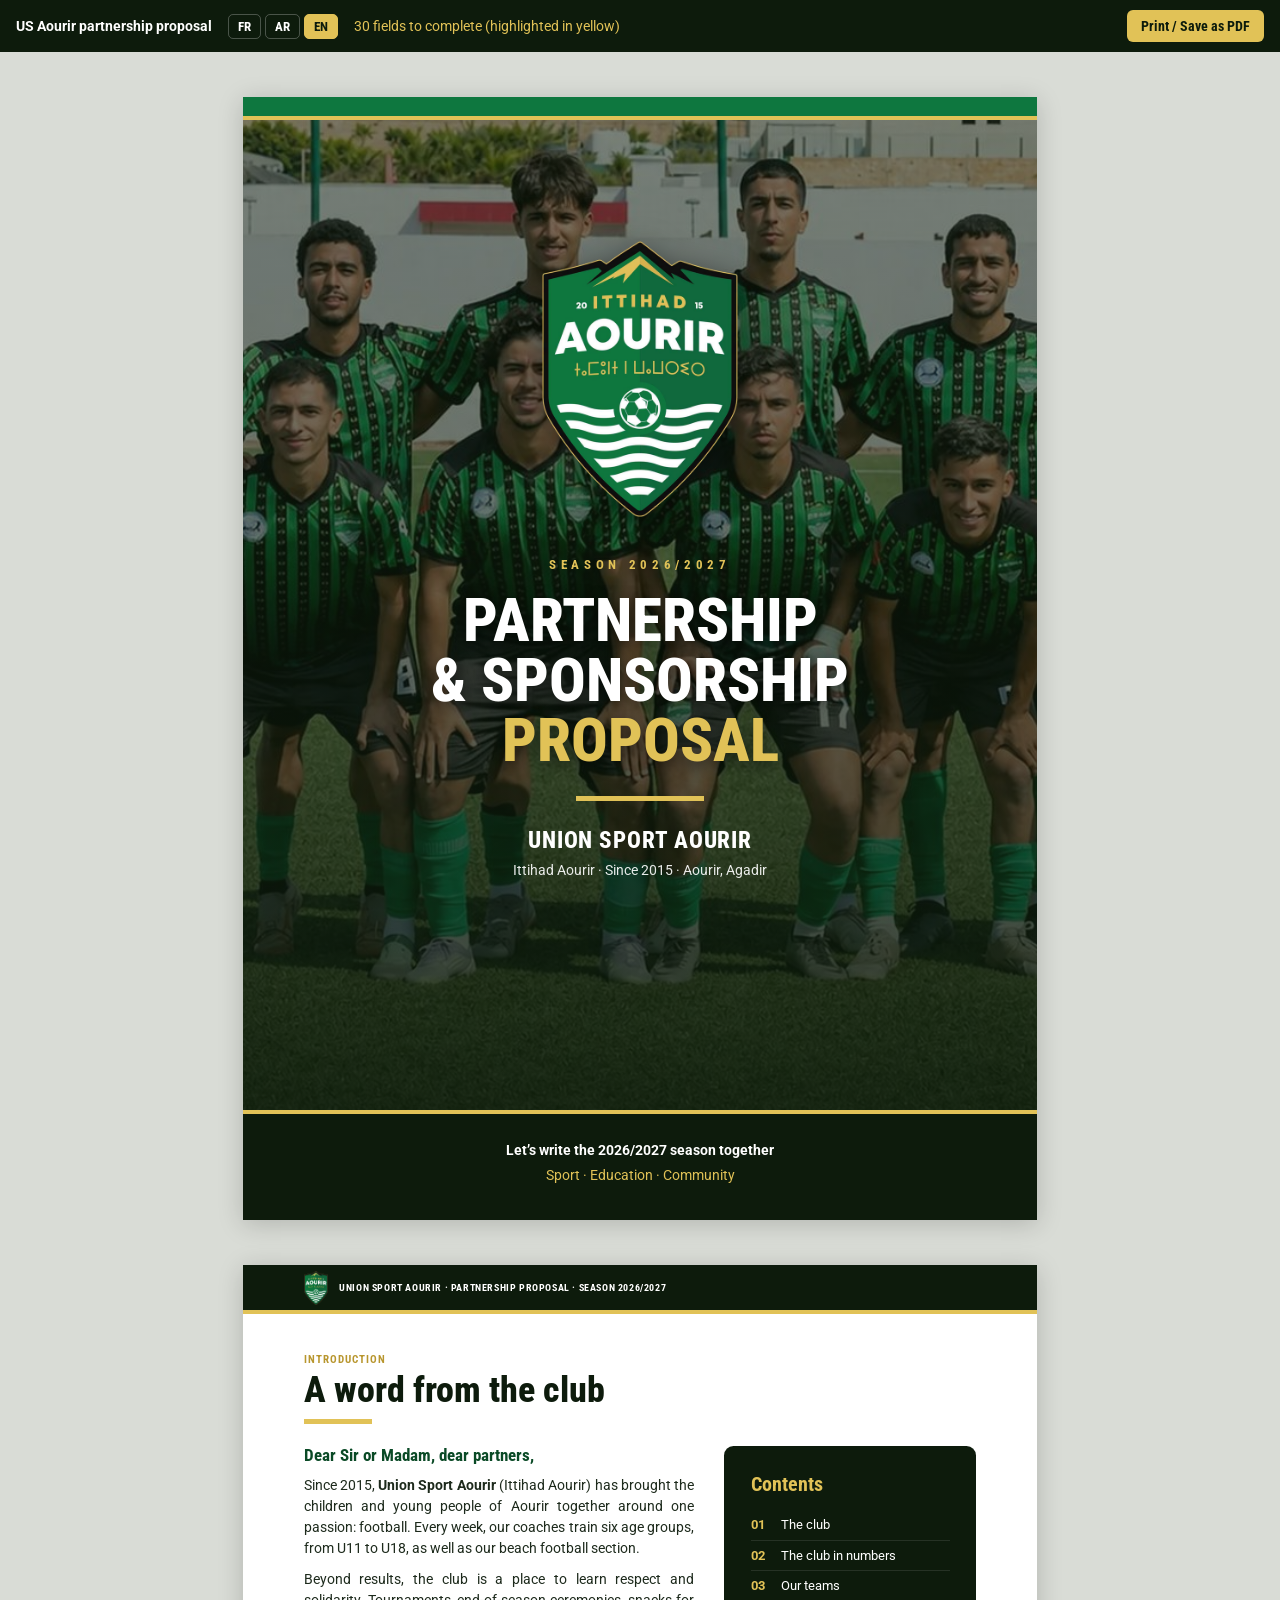
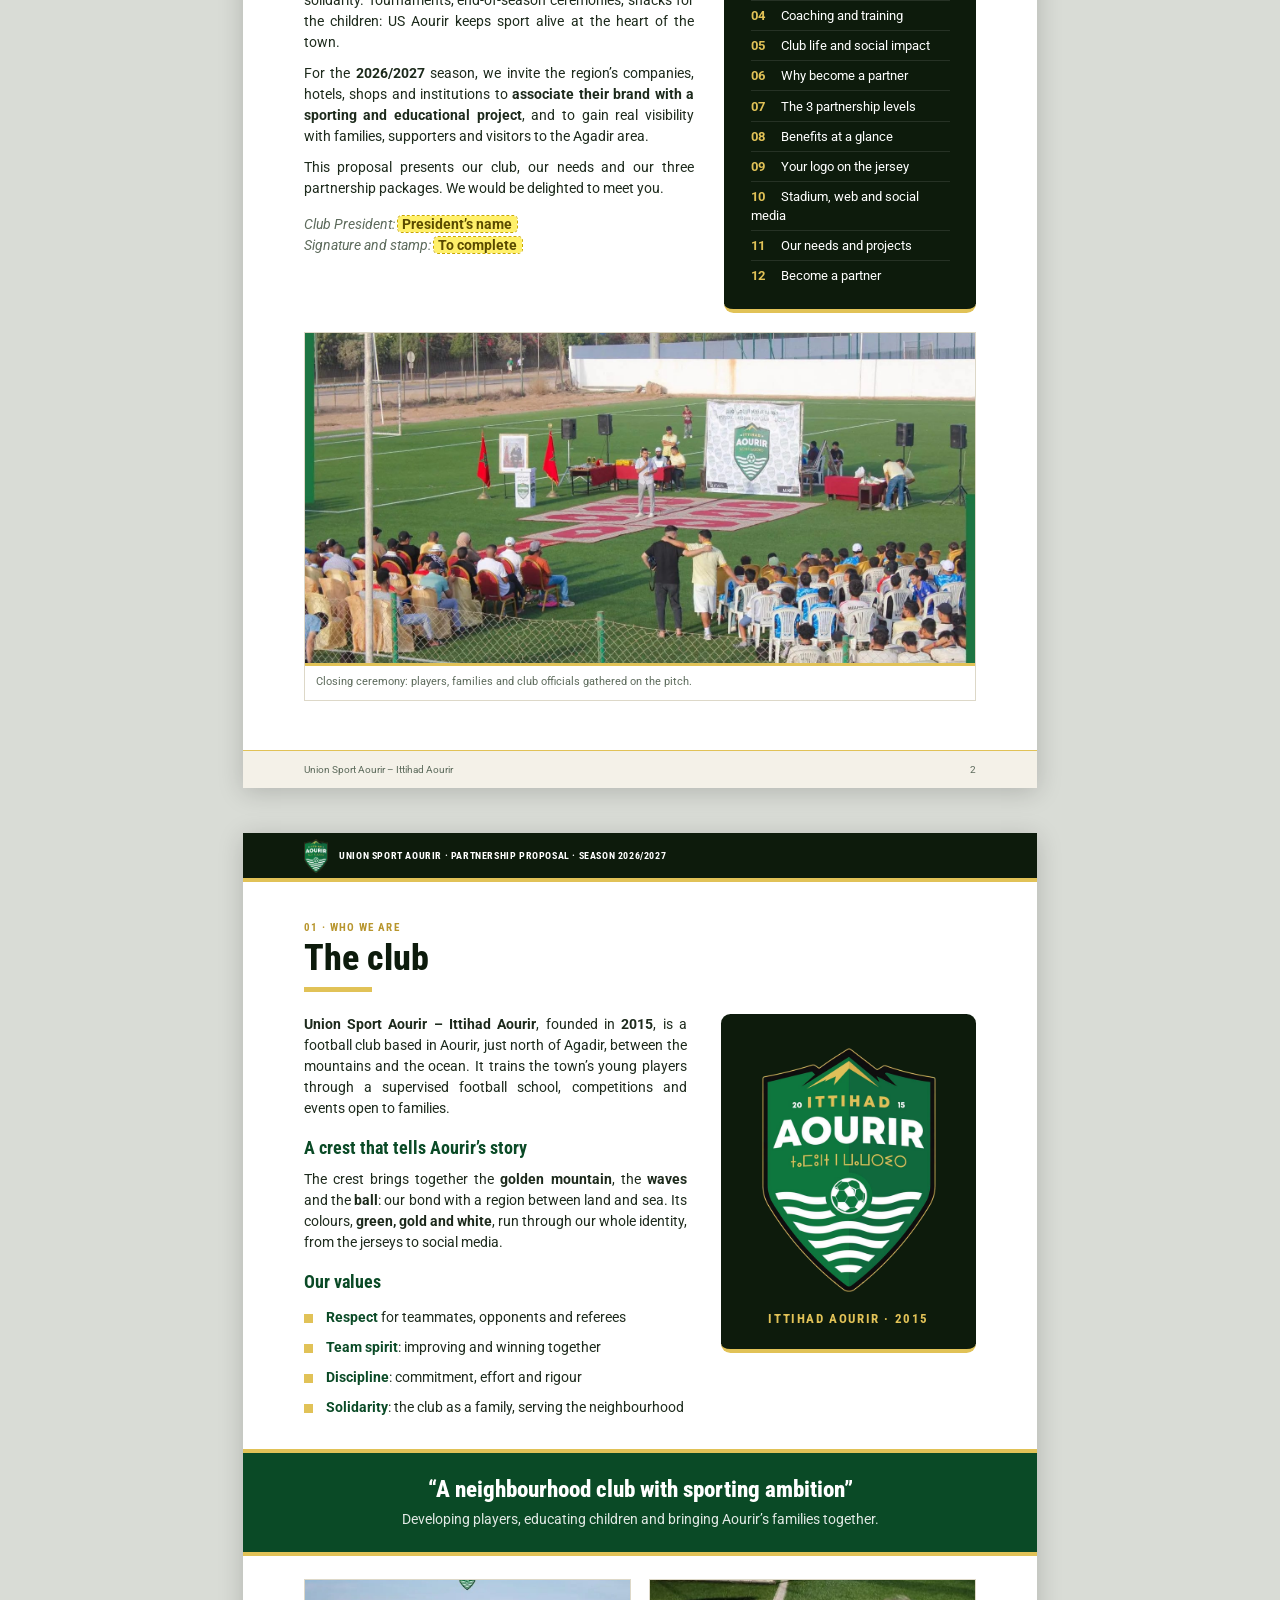
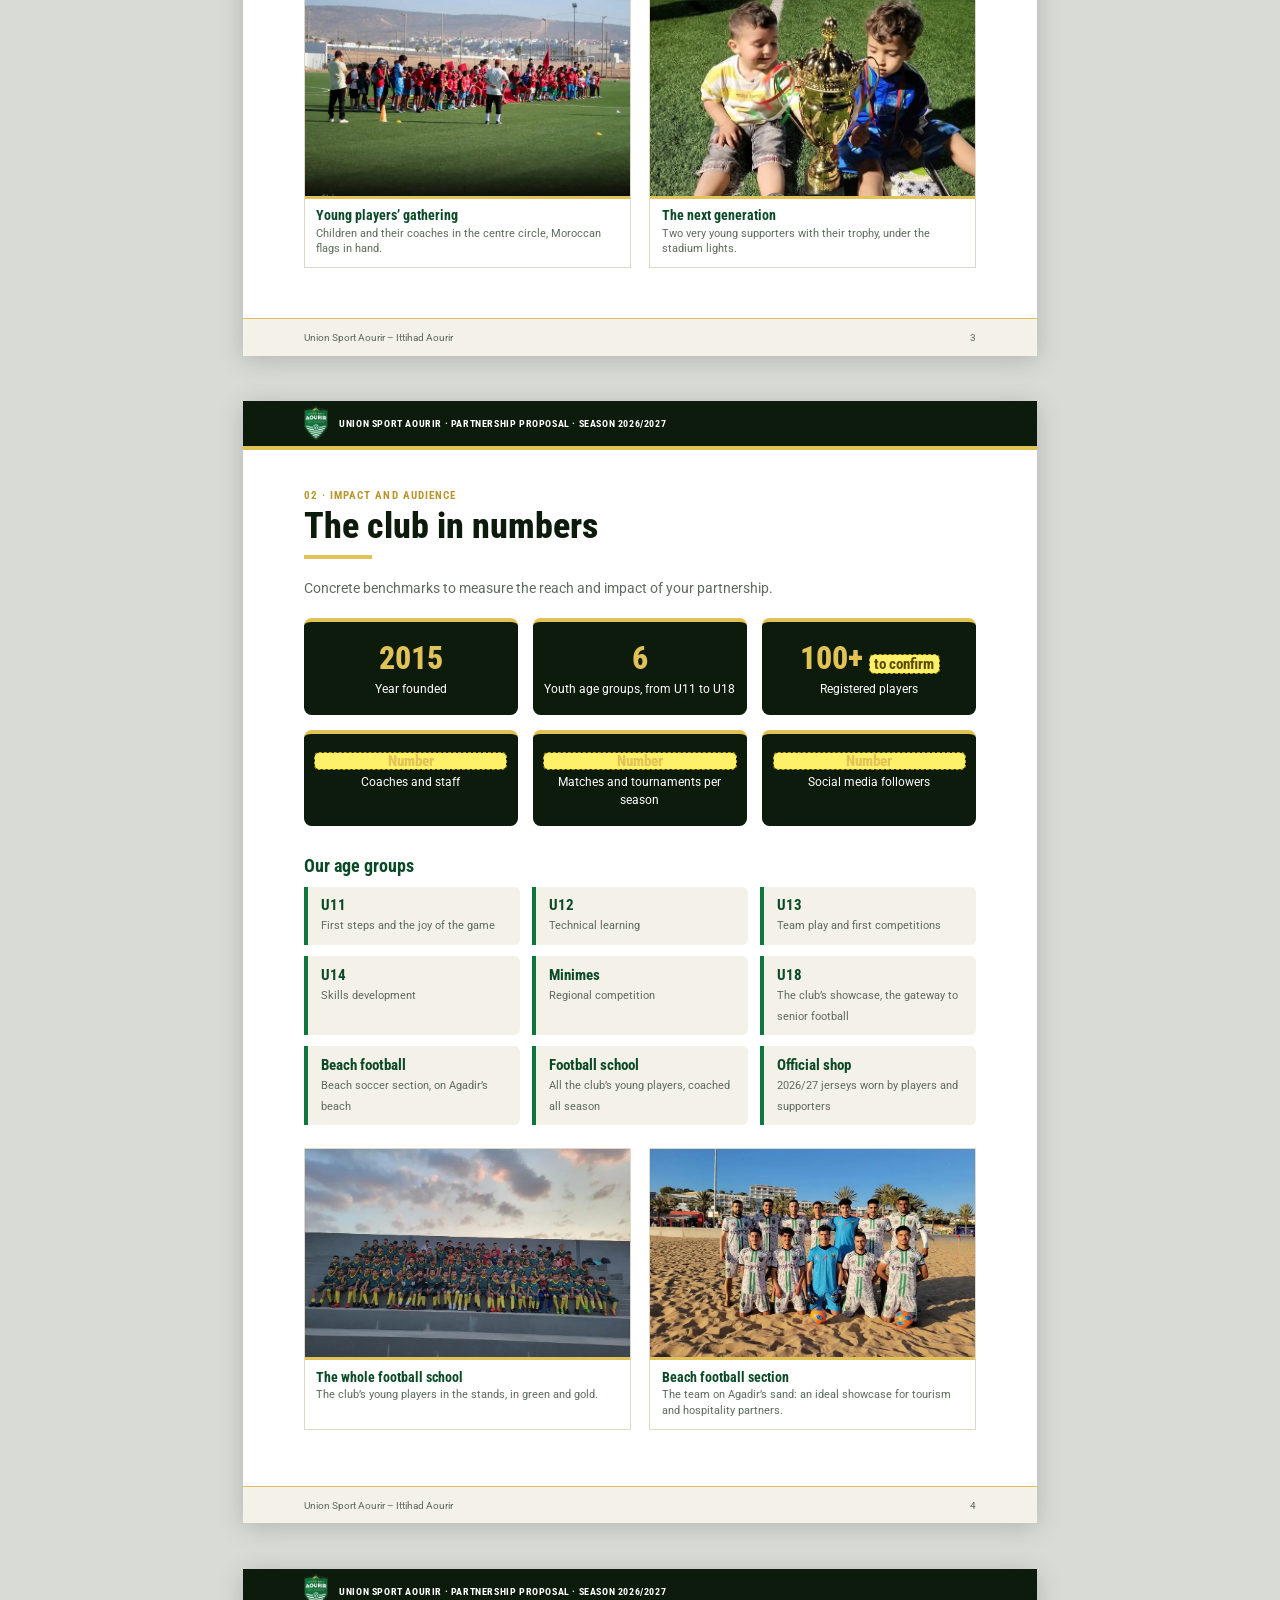
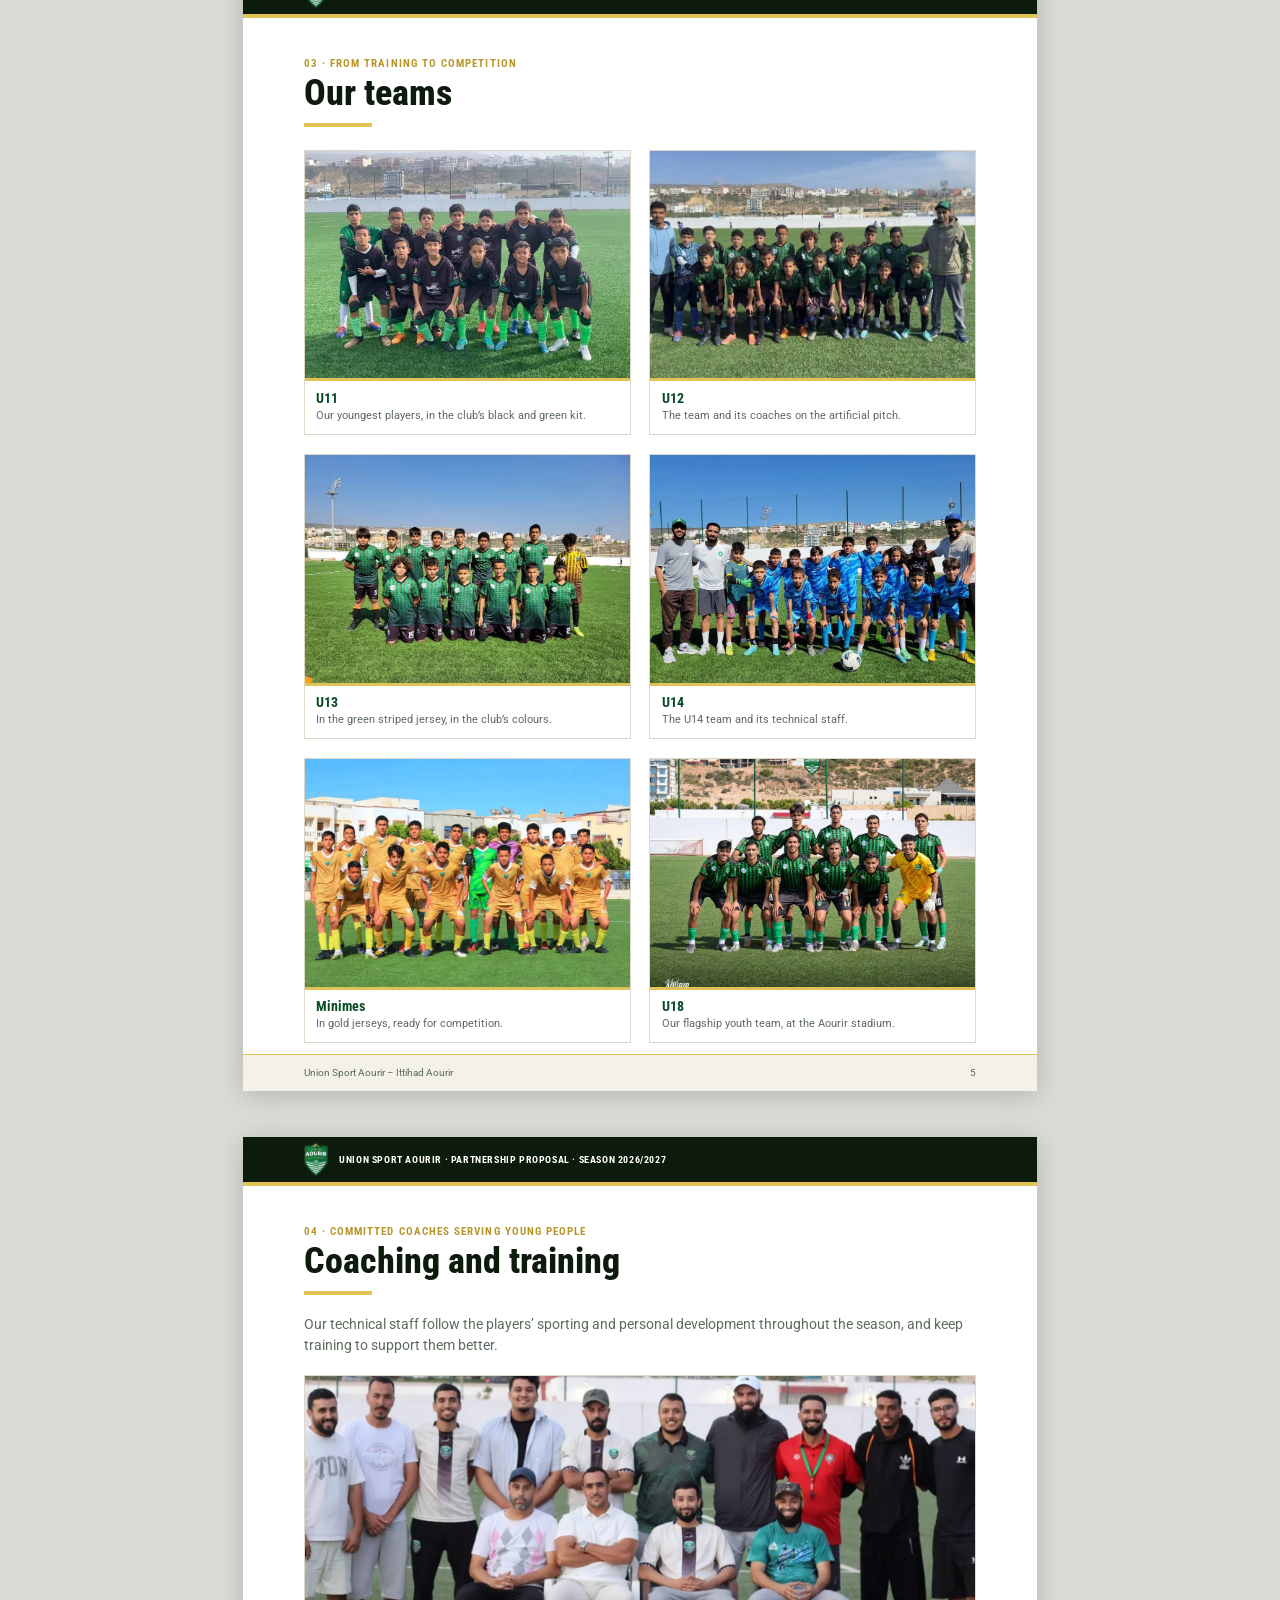
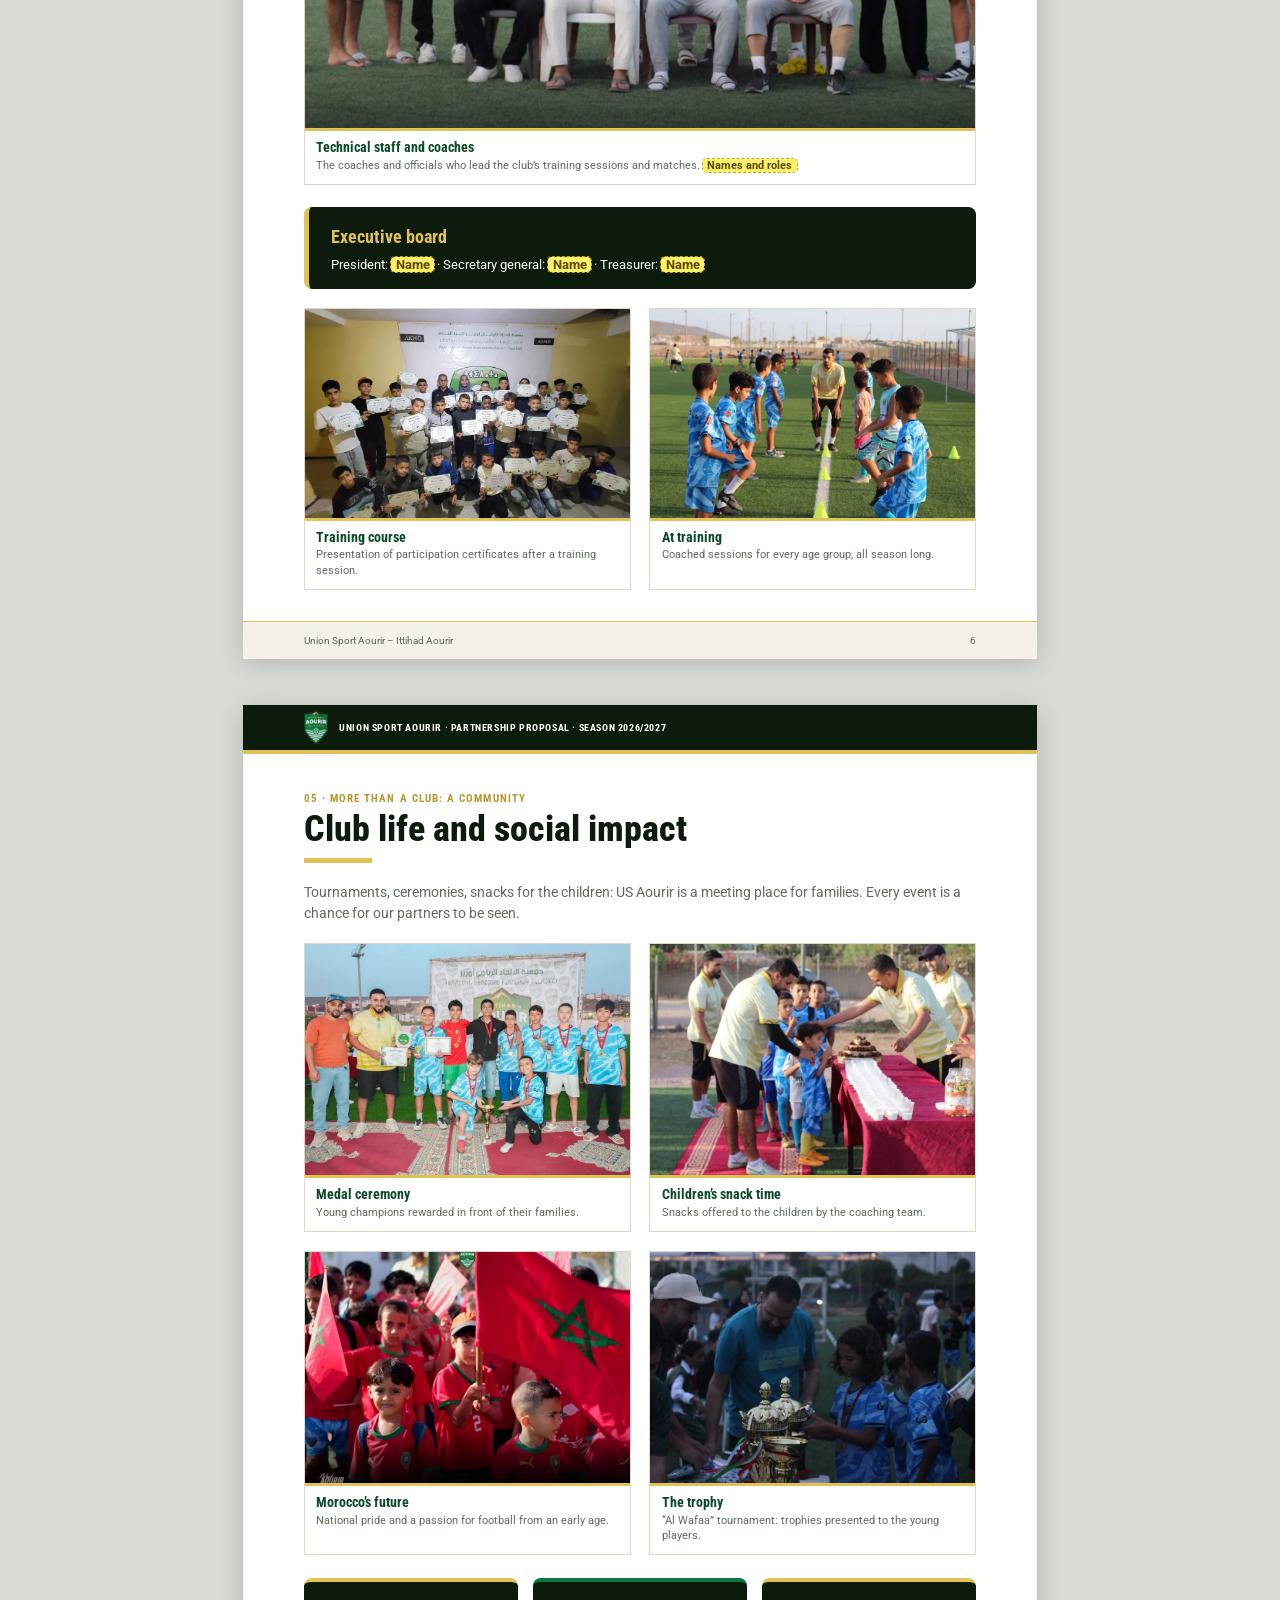
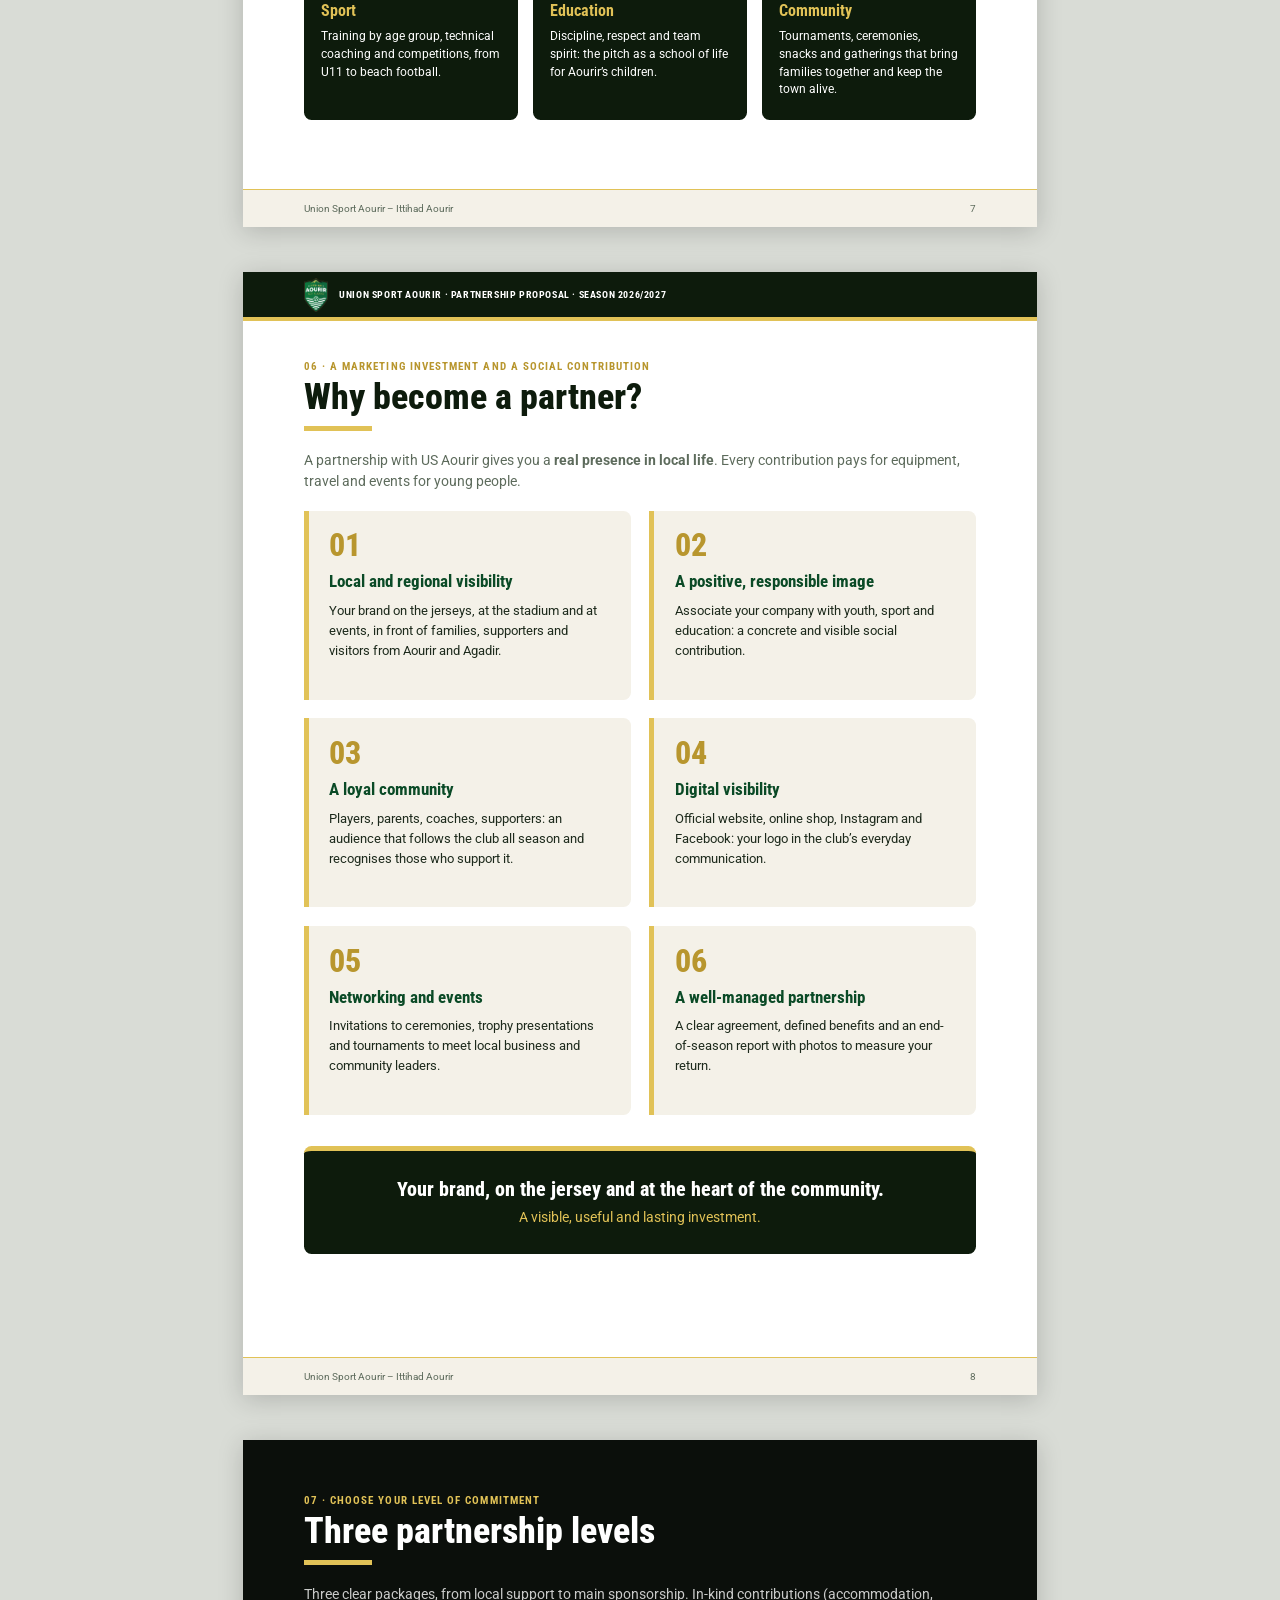
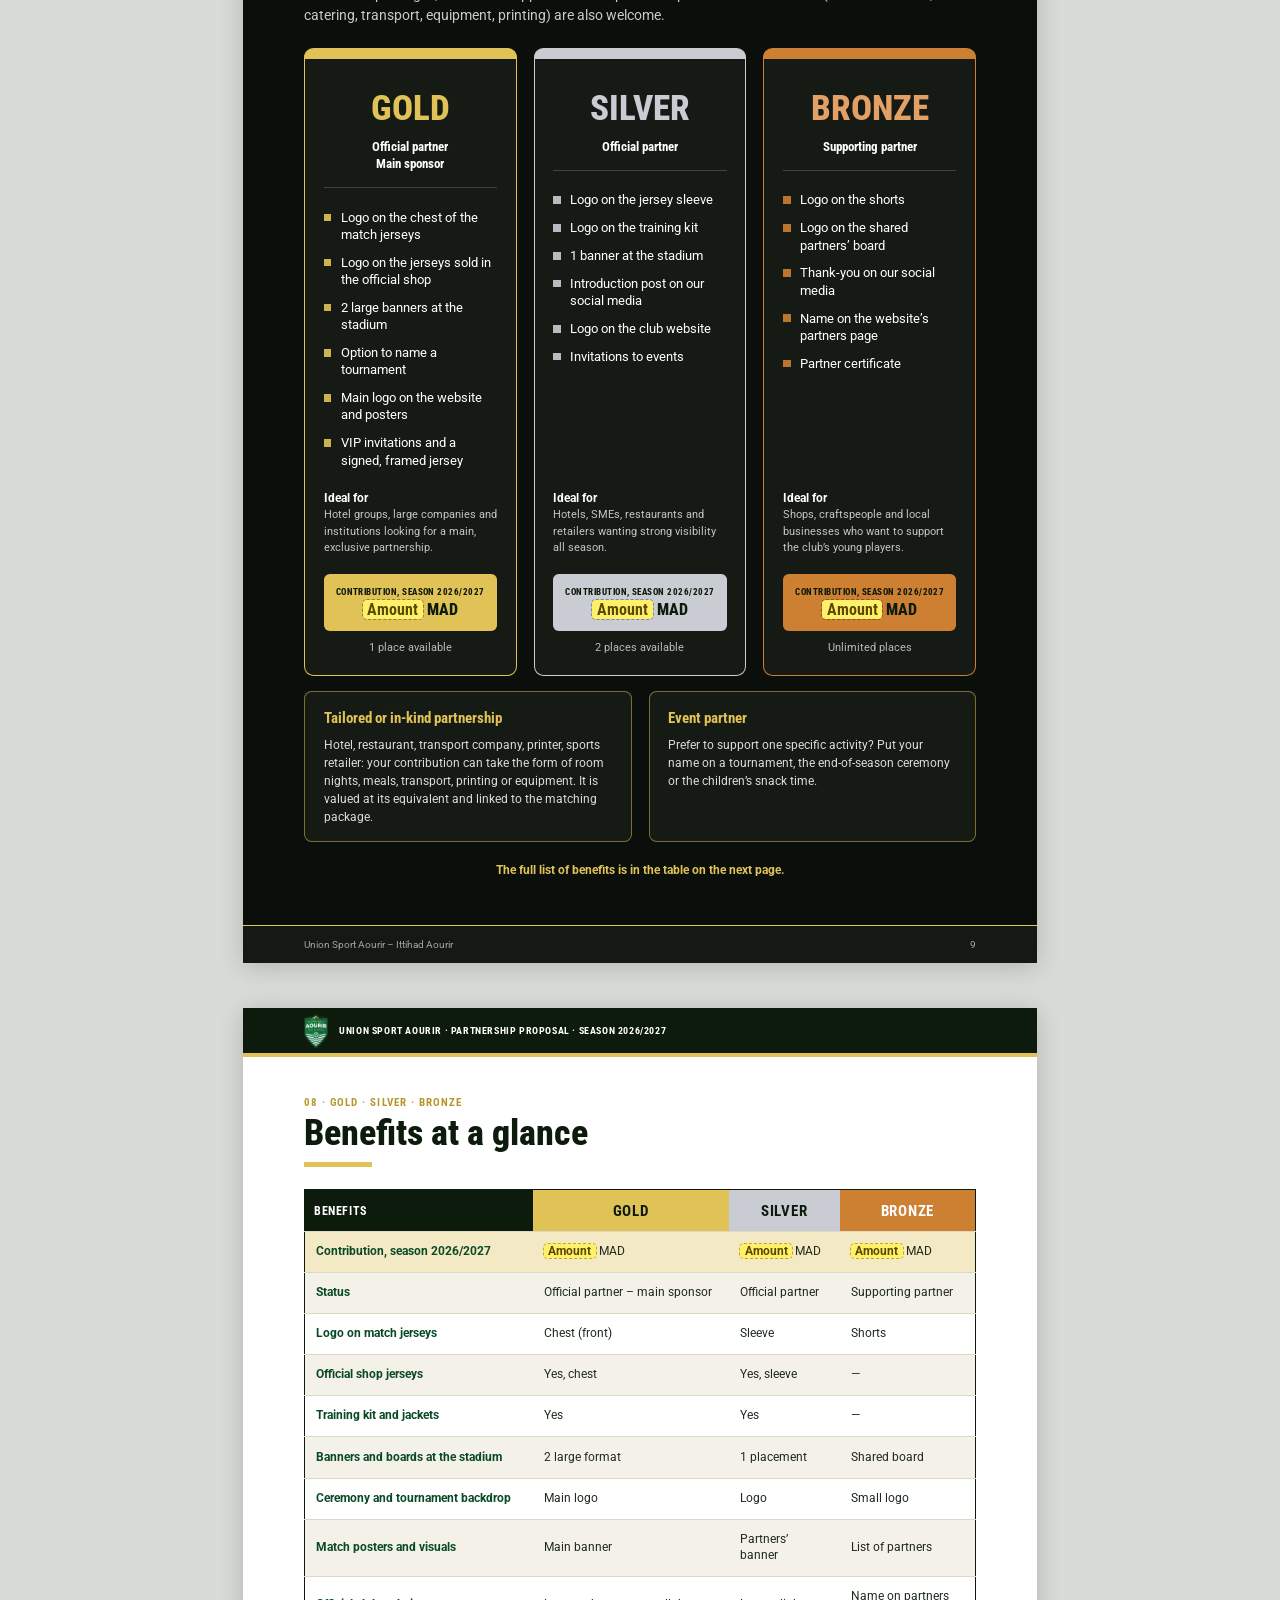
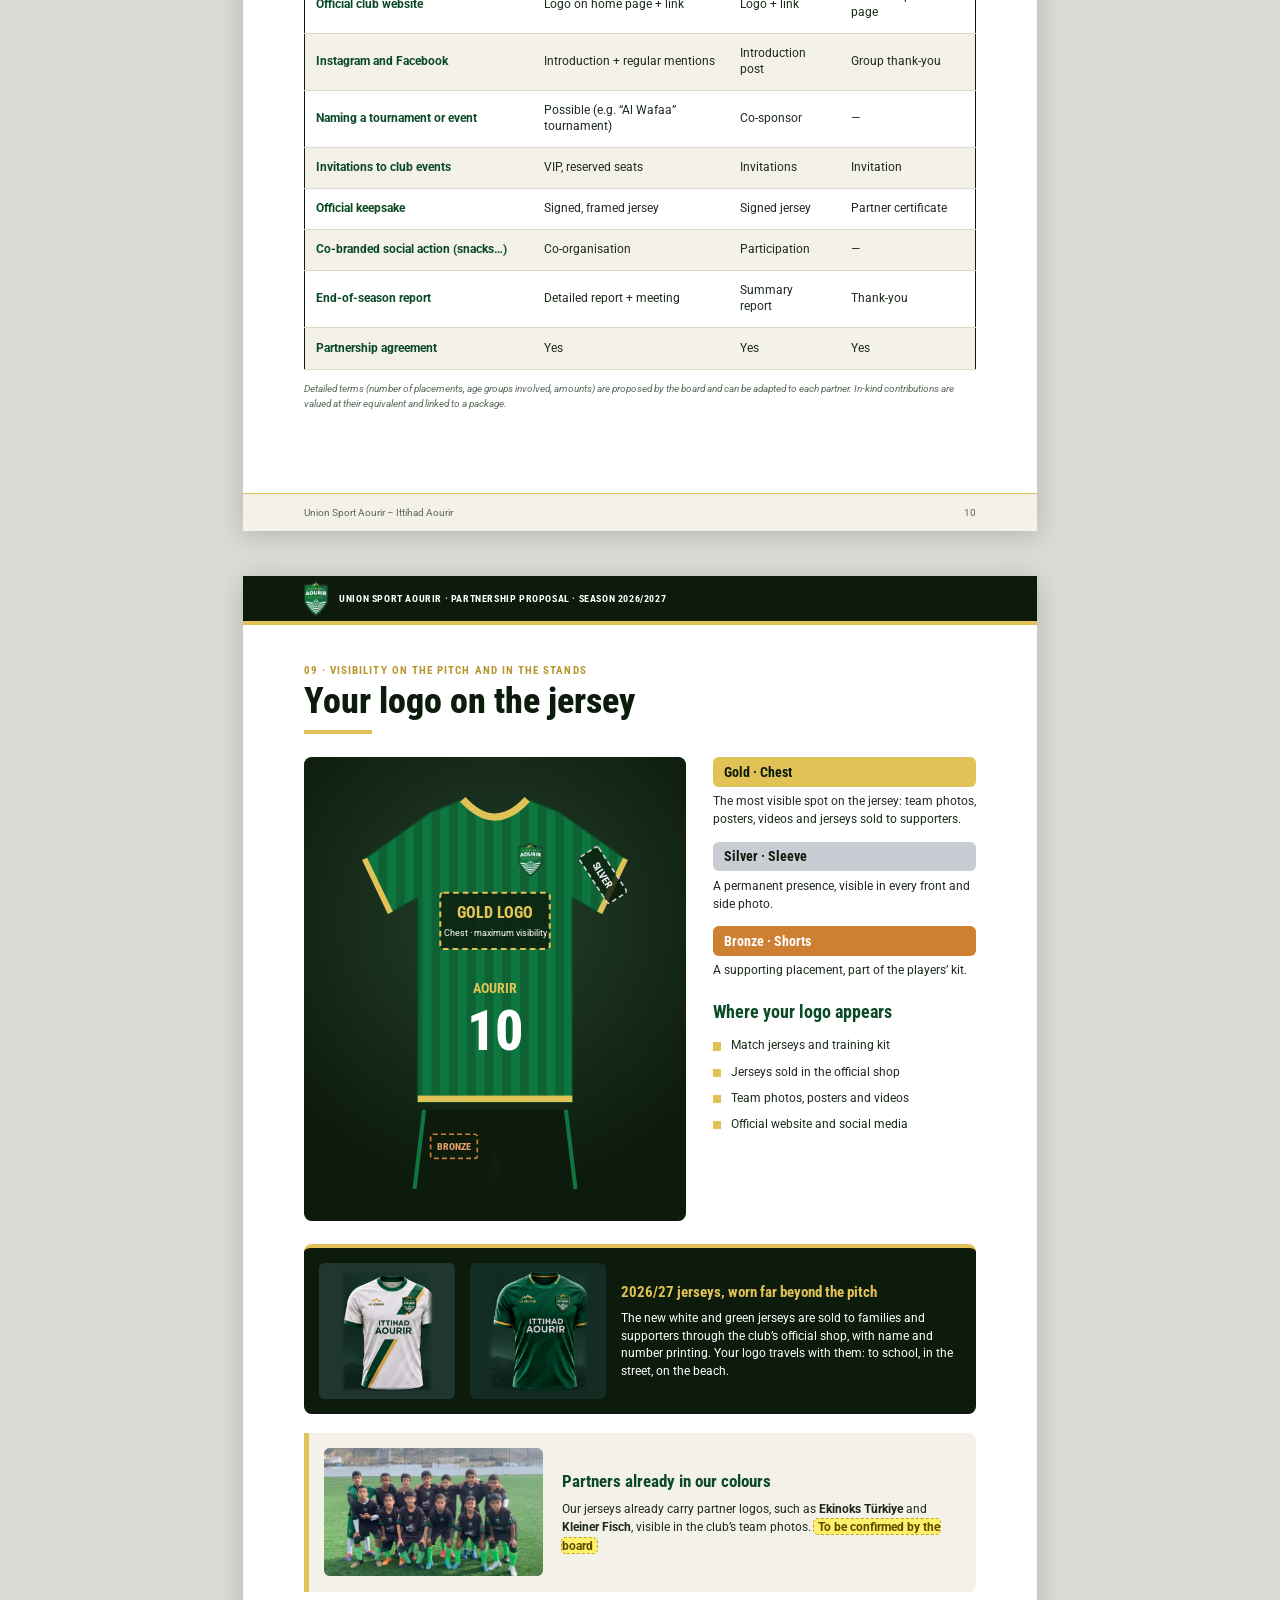
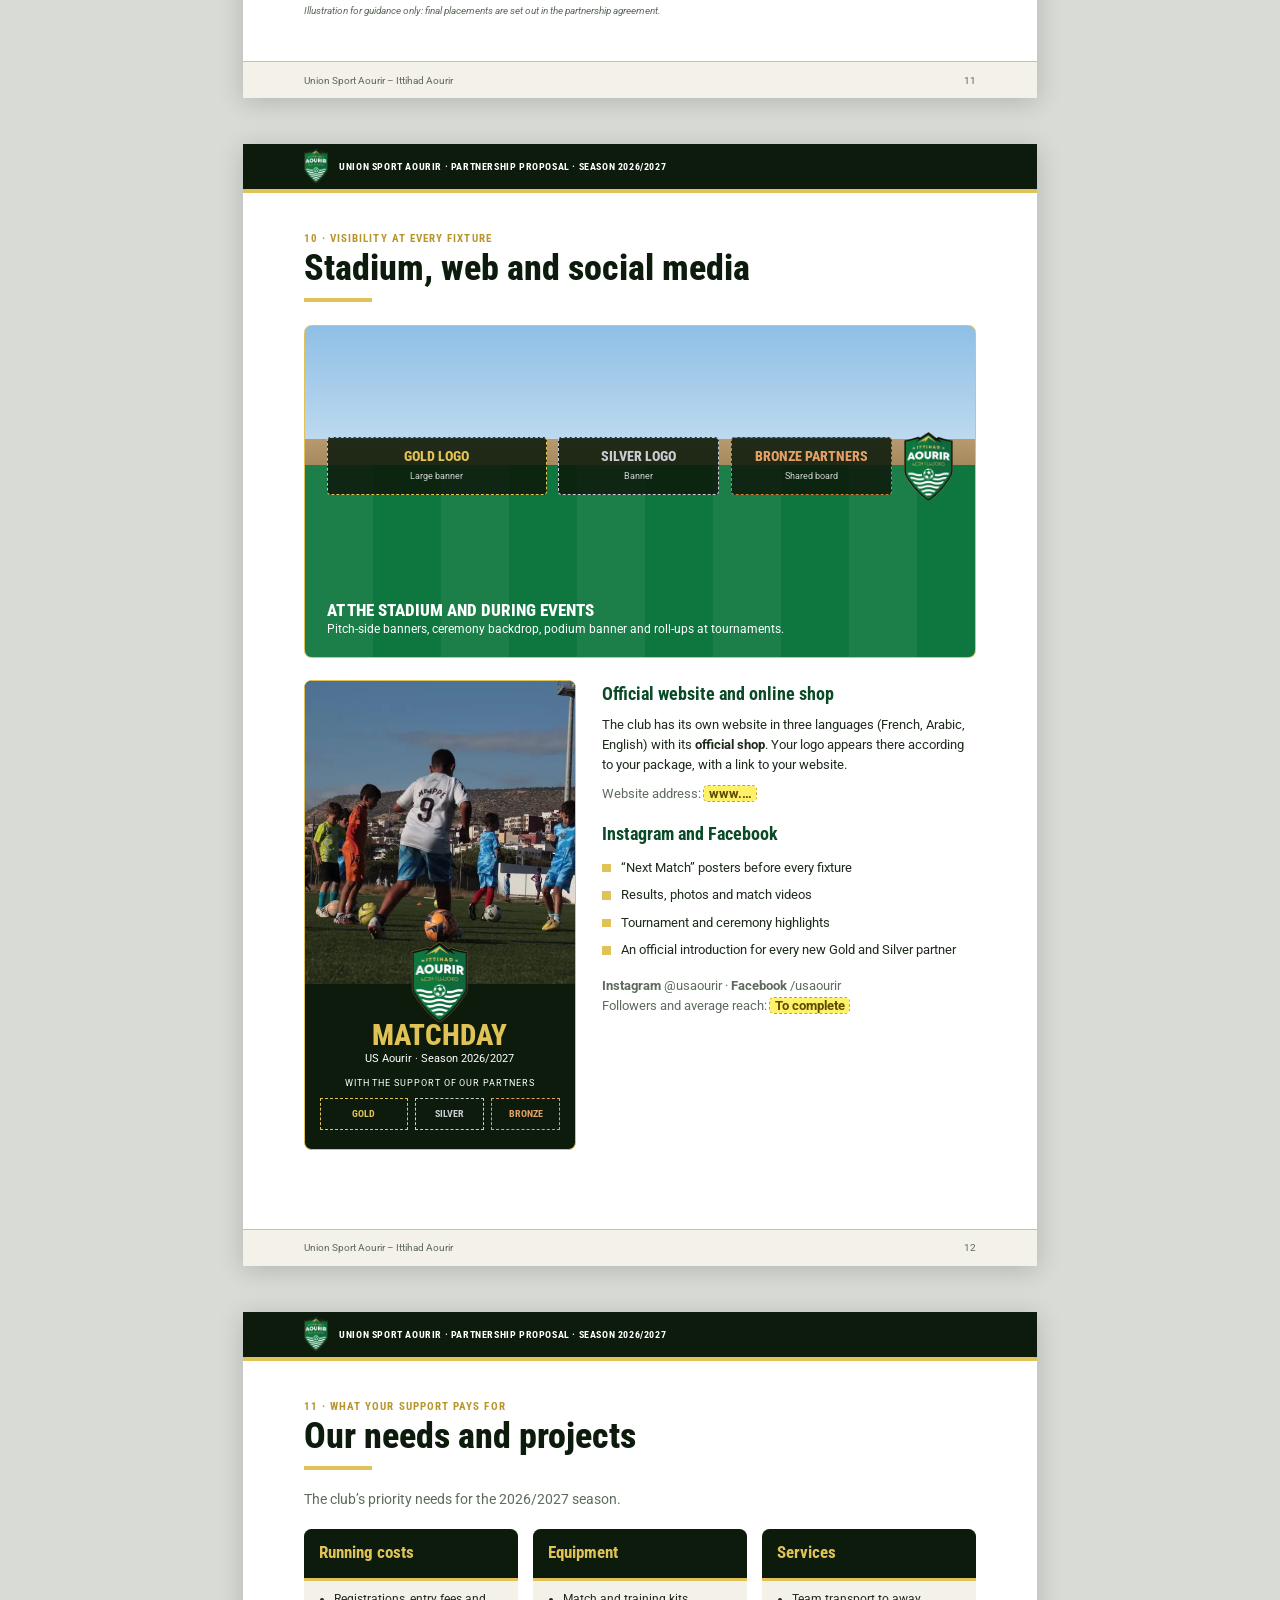
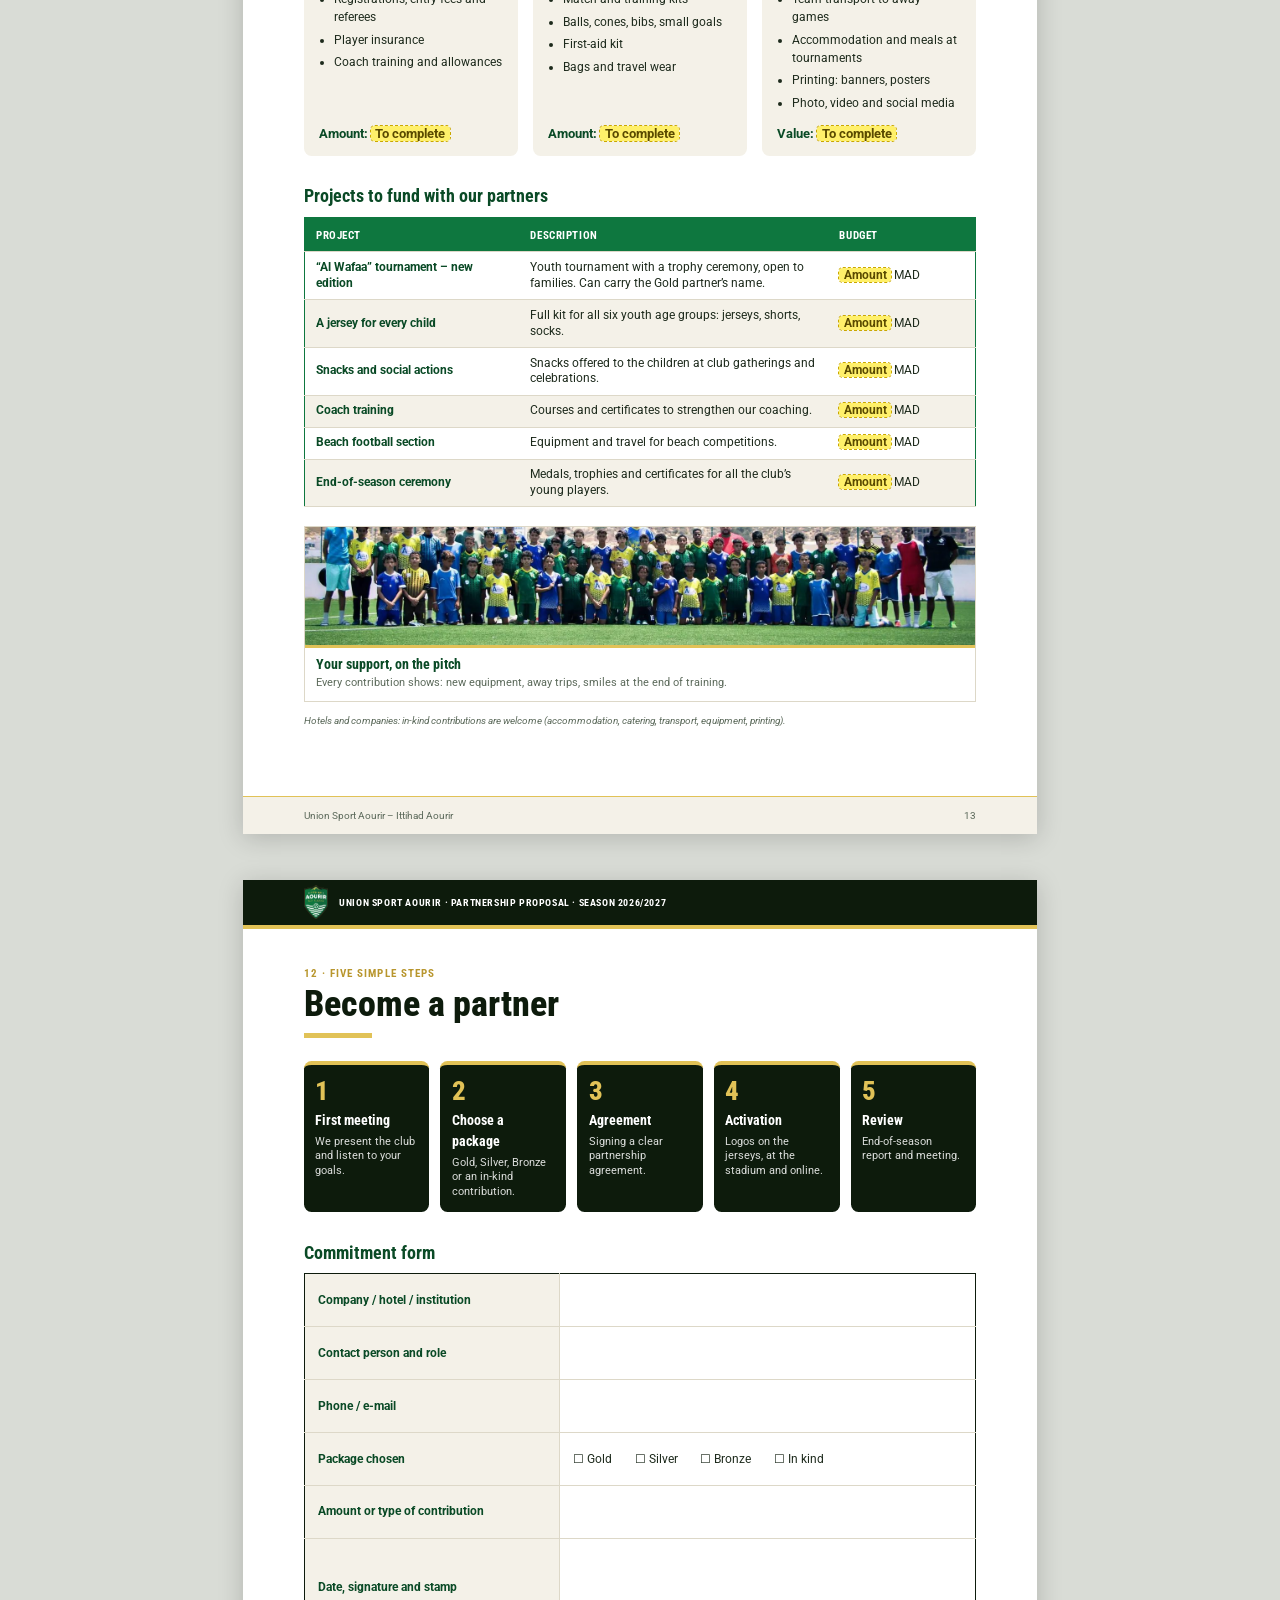
<file: dossier-sponsoring/index-en.html>
<!doctype html>
<html lang="en">
<head>
<meta charset="utf-8">
<meta name="viewport" content="width=device-width, initial-scale=1">
<title>Partnership proposal – US Aourir 2026/2027</title>
<meta name="robots" content="noindex">
<link rel="icon" href="img/logo-crest.png">
<link rel="preconnect" href="https://fonts.googleapis.com">
<link rel="preconnect" href="https://fonts.gstatic.com" crossorigin>
<link href="https://fonts.googleapis.com/css2?family=Roboto+Condensed:wght@400;600;700;800&family=Roboto:ital,wght@0,400;0,500;0,700;1,400&display=swap" rel="stylesheet">
<link rel="stylesheet" href="dossier.css">
<script>
  // Counts the fields still to fill in and shows them in the toolbar (screen only).
  document.addEventListener('DOMContentLoaded', function () {
    var n = document.querySelectorAll('.todo').length;
    var el = document.getElementById('todo-count');
    if (el) el.textContent = n === 0 ? 'All fields completed' : n + ' fields to complete (highlighted in yellow)';
  });
</script>
</head>
<body>

<div class="toolbar">
  <strong>US Aourir partnership proposal</strong>
  <nav class="langs"><a href="index.html">FR</a><a href="index-ar.html">AR</a><a href="index-en.html" aria-current="page">EN</a></nav>
  <span id="todo-count"></span>
  <button type="button" onclick="window.print()">Print / Save as PDF</button>
</div>

<!-- ============ 1. COVER ============ -->
<section class="page cover">
  <img class="cover__bg" src="img/u18-lg.jpg" alt="">
  <div class="cover__shade"></div>
  <div class="cover__top"></div>
  <div class="cover__body">
    <img class="cover__crest" src="img/logo-crest.png" alt="Ittihad Aourir crest">
    <p class="kicker">Season 2026/2027</p>
    <h1>Partnership<br>&amp; sponsorship<br><span>proposal</span></h1>
    <div class="rule"></div>
    <p class="cover__club">Union Sport Aourir</p>
    <p class="cover__sub">Ittihad Aourir · Since 2015 · Aourir, Agadir</p>
  </div>
  <div class="cover__bottom">
    <p><strong>Let’s write the 2026/2027 season together</strong></p>
    <p class="gold">Sport · Education · Community</p>
  </div>
</section>

<!-- ============ 2. A WORD FROM THE CLUB ============ -->
<section class="page">
  <header class="ph"><img src="img/logo-crest.png" alt=""><span>Union Sport Aourir · Partnership proposal · Season 2026/2027</span></header>
  <div class="pc">
    <p class="eyebrow">Introduction</p>
    <h2>A word from the club</h2>
    <div class="grid-intro">
      <div class="prose">
        <p class="lead-green">Dear Sir or Madam, dear partners,</p>
        <p>Since 2015, <strong>Union Sport Aourir</strong> (Ittihad Aourir) has brought the children and young people of Aourir together around one passion: football. Every week, our coaches train six age groups, from U11 to U18, as well as our beach football section.</p>
        <p>Beyond results, the club is a place to learn respect and solidarity. Tournaments, end-of-season ceremonies, snacks for the children: US Aourir keeps sport alive at the heart of the town.</p>
        <p>For the <strong>2026/2027</strong> season, we invite the region’s companies, hotels, shops and institutions to <strong>associate their brand with a sporting and educational project</strong>, and to gain real visibility with families, supporters and visitors to the Agadir area.</p>
        <p>This proposal presents our club, our needs and our three partnership packages. We would be delighted to meet you.</p>
        <p class="sign">Club President: <span class="todo">President’s name</span><br>Signature and stamp: <span class="todo">To complete</span></p>
      </div>
      <nav class="toc">
        <h3>Contents</h3>
        <ol>
          <li><b>01</b>The club</li>
          <li><b>02</b>The club in numbers</li>
          <li><b>03</b>Our teams</li>
          <li><b>04</b>Coaching and training</li>
          <li><b>05</b>Club life and social impact</li>
          <li><b>06</b>Why become a partner</li>
          <li><b>07</b>The 3 partnership levels</li>
          <li><b>08</b>Benefits at a glance</li>
          <li><b>09</b>Your logo on the jersey</li>
          <li><b>10</b>Stadium, web and social media</li>
          <li><b>11</b>Our needs and projects</li>
          <li><b>12</b>Become a partner</li>
        </ol>
      </nav>
    </div>
    <figure class="photo wide">
      <img src="img/ceremonie-cloture-lg.jpg" alt="" style="height:88mm">
      <figcaption>Closing ceremony: players, families and club officials gathered on the pitch.</figcaption>
    </figure>
  </div>
  <footer class="pf"><span>Union Sport Aourir – Ittihad Aourir</span><span>2</span></footer>
</section>

<!-- ============ 3. THE CLUB ============ -->
<section class="page">
  <header class="ph"><img src="img/logo-crest.png" alt=""><span>Union Sport Aourir · Partnership proposal · Season 2026/2027</span></header>
  <div class="pc">
    <p class="eyebrow">01 · Who we are</p>
    <h2>The club</h2>
    <div class="grid-2-1">
      <div class="prose">
        <p><strong>Union Sport Aourir – Ittihad Aourir</strong>, founded in <strong>2015</strong>, is a football club based in Aourir, just north of Agadir, between the mountains and the ocean. It trains the town’s young players through a supervised football school, competitions and events open to families.</p>
        <h3>A crest that tells Aourir’s story</h3>
        <p>The crest brings together the <strong>golden mountain</strong>, the <strong>waves</strong> and the <strong>ball</strong>: our bond with a region between land and sea. Its colours, <strong>green, gold and white</strong>, run through our whole identity, from the jerseys to social media.</p>
        <h3>Our values</h3>
        <ul class="values">
          <li><b>Respect</b> for teammates, opponents and referees</li>
          <li><b>Team spirit</b>: improving and winning together</li>
          <li><b>Discipline</b>: commitment, effort and rigour</li>
          <li><b>Solidarity</b>: the club as a family, serving the neighbourhood</li>
        </ul>
      </div>
      <div class="crest-card">
        <img src="img/logo-crest.png" alt="Ittihad Aourir crest">
        <p>Ittihad Aourir · 2015</p>
      </div>
    </div>
  </div>
  <div class="band">
    <p class="band__quote">“A neighbourhood club with sporting ambition”</p>
    <p>Developing players, educating children and bringing Aourir’s families together.</p>
  </div>
  <div class="pc pc--after-band">
    <div class="grid-2">
      <figure class="photo"><img src="img/rassemblement-md.jpg" alt="" style="height:58mm"><figcaption><b>Young players’ gathering</b>Children and their coaches in the centre circle, Moroccan flags in hand.</figcaption></figure>
      <figure class="photo"><img src="img/futur-md.jpg" alt="" style="height:58mm"><figcaption><b>The next generation</b>Two very young supporters with their trophy, under the stadium lights.</figcaption></figure>
    </div>
  </div>
  <footer class="pf"><span>Union Sport Aourir – Ittihad Aourir</span><span>3</span></footer>
</section>

<!-- ============ 4. NUMBERS ============ -->
<section class="page">
  <header class="ph"><img src="img/logo-crest.png" alt=""><span>Union Sport Aourir · Partnership proposal · Season 2026/2027</span></header>
  <div class="pc">
    <p class="eyebrow">02 · Impact and audience</p>
    <h2>The club in numbers</h2>
    <p class="intro">Concrete benchmarks to measure the reach and impact of your partnership.</p>
    <div class="stats">
      <div class="stat"><b>2015</b><span>Year founded</span></div>
      <div class="stat"><b>6</b><span>Youth age groups, from U11 to U18</span></div>
      <div class="stat"><b>100+ <span class="todo">to confirm</span></b><span>Registered players</span></div>
      <div class="stat"><b class="todo">Number</b><span>Coaches and staff</span></div>
      <div class="stat"><b class="todo">Number</b><span>Matches and tournaments per season</span></div>
      <div class="stat"><b class="todo">Number</b><span>Social media followers</span></div>
    </div>
    <h3 class="h3-space">Our age groups</h3>
    <div class="cats">
      <div><b>U11</b><span>First steps and the joy of the game</span></div>
      <div><b>U12</b><span>Technical learning</span></div>
      <div><b>U13</b><span>Team play and first competitions</span></div>
      <div><b>U14</b><span>Skills development</span></div>
      <div><b>Minimes</b><span>Regional competition</span></div>
      <div><b>U18</b><span>The club’s showcase, the gateway to senior football</span></div>
      <div><b>Beach football</b><span>Beach soccer section, on Agadir’s beach</span></div>
      <div><b>Football school</b><span>All the club’s young players, coached all season</span></div>
      <div><b>Official shop</b><span>2026/27 jerseys worn by players and supporters</span></div>
    </div>
    <div class="grid-2 mt">
      <figure class="photo"><img src="img/ecole-de-foot-md.jpg" alt="" style="height:56mm"><figcaption><b>The whole football school</b>The club’s young players in the stands, in green and gold.</figcaption></figure>
      <figure class="photo"><img src="img/beach-md.jpg" alt="" style="height:56mm"><figcaption><b>Beach football section</b>The team on Agadir’s sand: an ideal showcase for tourism and hospitality partners.</figcaption></figure>
    </div>
  </div>
  <footer class="pf"><span>Union Sport Aourir – Ittihad Aourir</span><span>4</span></footer>
</section>

<!-- ============ 5. OUR TEAMS ============ -->
<section class="page">
  <header class="ph"><img src="img/logo-crest.png" alt=""><span>Union Sport Aourir · Partnership proposal · Season 2026/2027</span></header>
  <div class="pc">
    <p class="eyebrow">03 · From training to competition</p>
    <h2>Our teams</h2>
    <div class="grid-2 teams">
      <figure class="photo"><img src="img/u11-md.jpg" alt=""><figcaption><b>U11</b>Our youngest players, in the club’s black and green kit.</figcaption></figure>
      <figure class="photo"><img src="img/u12-md.jpg" alt=""><figcaption><b>U12</b>The team and its coaches on the artificial pitch.</figcaption></figure>
      <figure class="photo"><img src="img/u13-md.jpg" alt=""><figcaption><b>U13</b>In the green striped jersey, in the club’s colours.</figcaption></figure>
      <figure class="photo"><img src="img/u14-md.jpg" alt=""><figcaption><b>U14</b>The U14 team and its technical staff.</figcaption></figure>
      <figure class="photo"><img src="img/minime-md.jpg" alt=""><figcaption><b>Minimes</b>In gold jerseys, ready for competition.</figcaption></figure>
      <figure class="photo"><img src="img/u18-md.jpg" alt=""><figcaption><b>U18</b>Our flagship youth team, at the Aourir stadium.</figcaption></figure>
    </div>
  </div>
  <footer class="pf"><span>Union Sport Aourir – Ittihad Aourir</span><span>5</span></footer>
</section>

<!-- ============ 6. COACHING ============ -->
<section class="page">
  <header class="ph"><img src="img/logo-crest.png" alt=""><span>Union Sport Aourir · Partnership proposal · Season 2026/2027</span></header>
  <div class="pc">
    <p class="eyebrow">04 · Committed coaches serving young people</p>
    <h2>Coaching and training</h2>
    <p class="intro">Our technical staff follow the players’ sporting and personal development throughout the season, and keep training to support them better.</p>
    <figure class="photo wide"><img src="img/staff-lg.jpg" alt="" style="height:94mm; object-position:center 60%"><figcaption><b>Technical staff and coaches</b>The coaches and officials who lead the club’s training sessions and matches. <span class="todo">Names and roles</span></figcaption></figure>
    <div class="board">
      <h3>Executive board</h3>
      <p>President: <span class="todo">Name</span> · Secretary general: <span class="todo">Name</span> · Treasurer: <span class="todo">Name</span></p>
    </div>
    <div class="grid-2">
      <figure class="photo"><img src="img/formation-md.jpg" alt="" style="height:56mm"><figcaption><b>Training course</b>Presentation of participation certificates after a training session.</figcaption></figure>
      <figure class="photo"><img src="img/entrainement-1-md.jpg" alt="" style="height:56mm"><figcaption><b>At training</b>Coached sessions for every age group, all season long.</figcaption></figure>
    </div>
  </div>
  <footer class="pf"><span>Union Sport Aourir – Ittihad Aourir</span><span>6</span></footer>
</section>

<!-- ============ 7. CLUB LIFE ============ -->
<section class="page">
  <header class="ph"><img src="img/logo-crest.png" alt=""><span>Union Sport Aourir · Partnership proposal · Season 2026/2027</span></header>
  <div class="pc">
    <p class="eyebrow">05 · More than a club: a community</p>
    <h2>Club life and social impact</h2>
    <p class="intro">Tournaments, ceremonies, snacks for the children: US Aourir is a meeting place for families. Every event is a chance for our partners to be seen.</p>
    <div class="grid-2">
      <figure class="photo"><img src="img/ceremonie-1-md.jpg" alt="" style="height:62mm"><figcaption><b>Medal ceremony</b>Young champions rewarded in front of their families.</figcaption></figure>
      <figure class="photo"><img src="img/ceremonie-2-md.jpg" alt="" style="height:62mm"><figcaption><b>Children’s snack time</b>Snacks offered to the children by the coaching team.</figcaption></figure>
      <figure class="photo"><img src="img/futur-maroc-md.jpg" alt="" style="height:62mm"><figcaption><b>Morocco’s future</b>National pride and a passion for football from an early age.</figcaption></figure>
      <figure class="photo"><img src="img/ceremonie-3-md.jpg" alt="" style="height:62mm"><figcaption><b>The trophy</b>“Al Wafaa” tournament: trophies presented to the young players.</figcaption></figure>
    </div>
    <div class="dims">
      <div><h4>Sport</h4><p>Training by age group, technical coaching and competitions, from U11 to beach football.</p></div>
      <div><h4>Education</h4><p>Discipline, respect and team spirit: the pitch as a school of life for Aourir’s children.</p></div>
      <div><h4>Community</h4><p>Tournaments, ceremonies, snacks and gatherings that bring families together and keep the town alive.</p></div>
    </div>
  </div>
  <footer class="pf"><span>Union Sport Aourir – Ittihad Aourir</span><span>7</span></footer>
</section>

<!-- ============ 8. WHY ============ -->
<section class="page">
  <header class="ph"><img src="img/logo-crest.png" alt=""><span>Union Sport Aourir · Partnership proposal · Season 2026/2027</span></header>
  <div class="pc">
    <p class="eyebrow">06 · A marketing investment and a social contribution</p>
    <h2>Why become a partner?</h2>
    <p class="intro">A partnership with US Aourir gives you a <strong>real presence in local life</strong>. Every contribution pays for equipment, travel and events for young people.</p>
    <div class="reasons">
      <div><b>01</b><h4>Local and regional visibility</h4><p>Your brand on the jerseys, at the stadium and at events, in front of families, supporters and visitors from Aourir and Agadir.</p></div>
      <div><b>02</b><h4>A positive, responsible image</h4><p>Associate your company with youth, sport and education: a concrete and visible social contribution.</p></div>
      <div><b>03</b><h4>A loyal community</h4><p>Players, parents, coaches, supporters: an audience that follows the club all season and recognises those who support it.</p></div>
      <div><b>04</b><h4>Digital visibility</h4><p>Official website, online shop, Instagram and Facebook: your logo in the club’s everyday communication.</p></div>
      <div><b>05</b><h4>Networking and events</h4><p>Invitations to ceremonies, trophy presentations and tournaments to meet local business and community leaders.</p></div>
      <div><b>06</b><h4>A well-managed partnership</h4><p>A clear agreement, defined benefits and an end-of-season report with photos to measure your return.</p></div>
    </div>
    <div class="punch">
      <p>Your brand, on the jersey and at the heart of the community.</p>
      <span>A visible, useful and lasting investment.</span>
    </div>
  </div>
  <footer class="pf"><span>Union Sport Aourir – Ittihad Aourir</span><span>8</span></footer>
</section>

<!-- ============ 9. LEVELS ============ -->
<section class="page dark">
  <div class="pc">
    <p class="eyebrow">07 · Choose your level of commitment</p>
    <h2>Three partnership levels</h2>
    <p class="intro">Three clear packages, from local support to main sponsorship. In-kind contributions (accommodation, catering, transport, equipment, printing) are also welcome.</p>
    <div class="tiers">
      <article class="tier tier--gold">
        <h3>Gold</h3><p class="tier__role">Official partner<br>Main sponsor</p>
        <ul>
          <li>Logo on the chest of the match jerseys</li>
          <li>Logo on the jerseys sold in the official shop</li>
          <li>2 large banners at the stadium</li>
          <li>Option to name a tournament</li>
          <li>Main logo on the website and posters</li>
          <li>VIP invitations and a signed, framed jersey</li>
        </ul>
        <p class="tier__for"><b>Ideal for</b>Hotel groups, large companies and institutions looking for a main, exclusive partnership.</p>
        <p class="tier__price"><small>Contribution, season 2026/2027</small><span class="todo">Amount</span> MAD</p>
        <p class="tier__seats">1 place available</p>
      </article>
      <article class="tier tier--silver">
        <h3>Silver</h3><p class="tier__role">Official partner</p>
        <ul>
          <li>Logo on the jersey sleeve</li>
          <li>Logo on the training kit</li>
          <li>1 banner at the stadium</li>
          <li>Introduction post on our social media</li>
          <li>Logo on the club website</li>
          <li>Invitations to events</li>
        </ul>
        <p class="tier__for"><b>Ideal for</b>Hotels, SMEs, restaurants and retailers wanting strong visibility all season.</p>
        <p class="tier__price"><small>Contribution, season 2026/2027</small><span class="todo">Amount</span> MAD</p>
        <p class="tier__seats">2 places available</p>
      </article>
      <article class="tier tier--bronze">
        <h3>Bronze</h3><p class="tier__role">Supporting partner</p>
        <ul>
          <li>Logo on the shorts</li>
          <li>Logo on the shared partners’ board</li>
          <li>Thank-you on our social media</li>
          <li>Name on the website’s partners page</li>
          <li>Partner certificate</li>
        </ul>
        <p class="tier__for"><b>Ideal for</b>Shops, craftspeople and local businesses who want to support the club’s young players.</p>
        <p class="tier__price"><small>Contribution, season 2026/2027</small><span class="todo">Amount</span> MAD</p>
        <p class="tier__seats">Unlimited places</p>
      </article>
    </div>
    <div class="custom">
      <div><h4>Tailored or in-kind partnership</h4><p>Hotel, restaurant, transport company, printer, sports retailer: your contribution can take the form of room nights, meals, transport, printing or equipment. It is valued at its equivalent and linked to the matching package.</p></div>
      <div><h4>Event partner</h4><p>Prefer to support one specific activity? Put your name on a tournament, the end-of-season ceremony or the children’s snack time.</p></div>
    </div>
    <p class="note-gold">The full list of benefits is in the table on the next page.</p>
  </div>
  <footer class="pf"><span>Union Sport Aourir – Ittihad Aourir</span><span>9</span></footer>
</section>

<!-- ============ 10. TABLE ============ -->
<section class="page">
  <header class="ph"><img src="img/logo-crest.png" alt=""><span>Union Sport Aourir · Partnership proposal · Season 2026/2027</span></header>
  <div class="pc">
    <p class="eyebrow">08 · Gold · Silver · Bronze</p>
    <h2>Benefits at a glance</h2>
    <table class="cmp">
      <thead><tr><th>Benefits</th><th class="g">Gold</th><th class="s">Silver</th><th class="b">Bronze</th></tr></thead>
      <tbody>
        <tr class="hl"><th>Contribution, season 2026/2027</th><td><span class="todo">Amount</span> MAD</td><td><span class="todo">Amount</span> MAD</td><td><span class="todo">Amount</span> MAD</td></tr>
        <tr><th>Status</th><td>Official partner – main sponsor</td><td>Official partner</td><td>Supporting partner</td></tr>
        <tr><th>Logo on match jerseys</th><td>Chest (front)</td><td>Sleeve</td><td>Shorts</td></tr>
        <tr><th>Official shop jerseys</th><td>Yes, chest</td><td>Yes, sleeve</td><td>—</td></tr>
        <tr><th>Training kit and jackets</th><td>Yes</td><td>Yes</td><td>—</td></tr>
        <tr><th>Banners and boards at the stadium</th><td>2 large format</td><td>1 placement</td><td>Shared board</td></tr>
        <tr><th>Ceremony and tournament backdrop</th><td>Main logo</td><td>Logo</td><td>Small logo</td></tr>
        <tr><th>Match posters and visuals</th><td>Main banner</td><td>Partners’ banner</td><td>List of partners</td></tr>
        <tr><th>Official club website</th><td>Logo on home page + link</td><td>Logo + link</td><td>Name on partners page</td></tr>
        <tr><th>Instagram and Facebook</th><td>Introduction + regular mentions</td><td>Introduction post</td><td>Group thank-you</td></tr>
        <tr><th>Naming a tournament or event</th><td>Possible (e.g. “Al Wafaa” tournament)</td><td>Co-sponsor</td><td>—</td></tr>
        <tr><th>Invitations to club events</th><td>VIP, reserved seats</td><td>Invitations</td><td>Invitation</td></tr>
        <tr><th>Official keepsake</th><td>Signed, framed jersey</td><td>Signed jersey</td><td>Partner certificate</td></tr>
        <tr><th>Co-branded social action (snacks…)</th><td>Co-organisation</td><td>Participation</td><td>—</td></tr>
        <tr><th>End-of-season report</th><td>Detailed report + meeting</td><td>Summary report</td><td>Thank-you</td></tr>
        <tr><th>Partnership agreement</th><td>Yes</td><td>Yes</td><td>Yes</td></tr>
      </tbody>
    </table>
    <p class="fine">Detailed terms (number of placements, age groups involved, amounts) are proposed by the board and can be adapted to each partner. In-kind contributions are valued at their equivalent and linked to a package.</p>
  </div>
  <footer class="pf"><span>Union Sport Aourir – Ittihad Aourir</span><span>10</span></footer>
</section>

<!-- ============ 11. JERSEY ============ -->
<section class="page">
  <header class="ph"><img src="img/logo-crest.png" alt=""><span>Union Sport Aourir · Partnership proposal · Season 2026/2027</span></header>
  <div class="pc">
    <p class="eyebrow">09 · Visibility on the pitch and in the stands</p>
    <h2>Your logo on the jersey</h2>
    <div class="kit">
      <div class="kit__art">
        <svg viewBox="0 0 400 520" role="img" aria-label="Logo placements on the kit">
          <defs>
            <pattern id="stripes" width="22" height="10" patternUnits="userSpaceOnUse"><rect width="11" height="10" fill="#0E773F"/><rect x="11" width="11" height="10" fill="#0F6234"/></pattern>
          </defs>
          <path d="M120 40 L160 24 Q200 62 240 24 L280 40 L362 98 L330 165 L296 146 L296 400 L104 400 L104 146 L70 165 L38 98 Z" fill="url(#stripes)" stroke="#0A4A26" stroke-width="2"/>
          <path d="M160 24 Q200 68 240 24" fill="none" stroke="#E1C257" stroke-width="9"/>
          <path d="M38 98 L70 165" stroke="#E1C257" stroke-width="7"/>
          <path d="M362 98 L330 165" stroke="#E1C257" stroke-width="7"/>
          <rect x="104" y="392" width="192" height="8" fill="#E1C257"/>
          <image href="img/logo-crest.png" x="226" y="78" width="36" height="42"/>
          <rect x="132" y="140" width="136" height="70" rx="4" fill="rgba(13,27,12,.82)" stroke="#E1C257" stroke-width="2.5" stroke-dasharray="7 5"/>
          <text x="200" y="172" text-anchor="middle" fill="#E1C257" font-family="Roboto Condensed" font-weight="800" font-size="20">GOLD LOGO</text>
          <text x="200" y="194" text-anchor="middle" fill="#fff" font-family="Roboto" font-size="11">Chest · maximum visibility</text>
          <g transform="rotate(57 334 118)">
            <rect x="300" y="104" width="68" height="28" rx="3" fill="rgba(13,27,12,.82)" stroke="#C9CDD3" stroke-width="2" stroke-dasharray="6 4"/>
            <text x="334" y="123" text-anchor="middle" fill="#E5E7EB" font-family="Roboto Condensed" font-weight="800" font-size="13">SILVER</text>
          </g>
          <text x="200" y="265" text-anchor="middle" fill="#E1C257" font-family="Roboto Condensed" font-weight="700" font-size="18">AOURIR</text>
          <text x="200" y="335" text-anchor="middle" fill="#fff" font-family="Roboto Condensed" font-weight="800" font-size="70">10</text>
          <path d="M112 410 L288 410 L300 508 L212 508 L200 458 L188 508 L100 508 Z" fill="#0D1B0C"/>
          <path d="M112 410 L100 508" stroke="#0E773F" stroke-width="5"/><path d="M288 410 L300 508" stroke="#0E773F" stroke-width="5"/>
          <rect x="120" y="440" width="58" height="30" rx="3" fill="none" stroke="#CD7F32" stroke-width="2" stroke-dasharray="6 4"/>
          <text x="149" y="460" text-anchor="middle" fill="#E3A066" font-family="Roboto Condensed" font-weight="800" font-size="13">BRONZE</text>
        </svg>
      </div>
      <div class="kit__side">
        <div class="zone zone--gold"><b>Gold · Chest</b><p>The most visible spot on the jersey: team photos, posters, videos and jerseys sold to supporters.</p></div>
        <div class="zone zone--silver"><b>Silver · Sleeve</b><p>A permanent presence, visible in every front and side photo.</p></div>
        <div class="zone zone--bronze"><b>Bronze · Shorts</b><p>A supporting placement, part of the players’ kit.</p></div>
        <h3>Where your logo appears</h3>
        <ul class="sq">
          <li>Match jerseys and training kit</li>
          <li>Jerseys sold in the official shop</li>
          <li>Team photos, posters and videos</li>
          <li>Official website and social media</li>
        </ul>
      </div>
    </div>
    <div class="shopband">
      <img src="img/maillot-1.jpg" alt="">
      <img src="img/maillot-vert-1.jpg" alt="">
      <div>
        <h4>2026/27 jerseys, worn far beyond the pitch</h4>
        <p>The new white and green jerseys are sold to families and supporters through the club’s official shop, with name and number printing. Your logo travels with them: to school, in the street, on the beach.</p>
      </div>
    </div>
    <div class="already">
      <img src="img/u11-md.jpg" alt="">
      <div>
        <h4>Partners already in our colours</h4>
        <p>Our jerseys already carry partner logos, such as <b>Ekinoks Türkiye</b> and <b>Kleiner Fisch</b>, visible in the club’s team photos. <span class="todo">To be confirmed by the board</span></p>
      </div>
    </div>
    <p class="fine">Illustration for guidance only: final placements are set out in the partnership agreement.</p>
  </div>
  <footer class="pf"><span>Union Sport Aourir – Ittihad Aourir</span><span>11</span></footer>
</section>

<!-- ============ 12. STADIUM / DIGITAL ============ -->
<section class="page">
  <header class="ph"><img src="img/logo-crest.png" alt=""><span>Union Sport Aourir · Partnership proposal · Season 2026/2027</span></header>
  <div class="pc">
    <p class="eyebrow">10 · Visibility at every fixture</p>
    <h2>Stadium, web and social media</h2>
    <div class="pitch">
      <div class="pitch__boards">
        <div class="bd bd--g"><b>GOLD LOGO</b><small>Large banner</small></div>
        <div class="bd bd--s"><b>SILVER LOGO</b><small>Banner</small></div>
        <div class="bd bd--b"><b>BRONZE PARTNERS</b><small>Shared board</small></div>
        <img src="img/logo-crest.png" alt="">
      </div>
      <div class="pitch__txt"><b>At the stadium and during events</b>Pitch-side banners, ceremony backdrop, podium banner and roll-ups at tournaments.</div>
    </div>
    <div class="grid-digital">
      <div class="matchday">
        <img src="img/match-md.jpg" alt="">
        <div class="matchday__body">
          <img class="matchday__crest" src="img/logo-crest.png" alt="">
          <p class="matchday__t">MATCHDAY</p>
          <p class="matchday__s">US Aourir · Season 2026/2027</p>
          <p class="matchday__p">With the support of our partners</p>
          <div class="matchday__logos"><span class="g">GOLD</span><span class="s">SILVER</span><span class="b">BRONZE</span></div>
        </div>
      </div>
      <div>
        <h3>Official website and online shop</h3>
        <p>The club has its own website in three languages (French, Arabic, English) with its <strong>official shop</strong>. Your logo appears there according to your package, with a link to your website.</p>
        <p class="small">Website address: <span class="todo">www.…</span></p>
        <h3>Instagram and Facebook</h3>
        <ul class="sq">
          <li>“Next Match” posters before every fixture</li>
          <li>Results, photos and match videos</li>
          <li>Tournament and ceremony highlights</li>
          <li>An official introduction for every new Gold and Silver partner</li>
        </ul>
        <p class="small"><b>Instagram</b> @usaourir · <b>Facebook</b> /usaourir<br>Followers and average reach: <span class="todo">To complete</span></p>
      </div>
    </div>
  </div>
  <footer class="pf"><span>Union Sport Aourir – Ittihad Aourir</span><span>12</span></footer>
</section>

<!-- ============ 13. NEEDS ============ -->
<section class="page">
  <header class="ph"><img src="img/logo-crest.png" alt=""><span>Union Sport Aourir · Partnership proposal · Season 2026/2027</span></header>
  <div class="pc">
    <p class="eyebrow">11 · What your support pays for</p>
    <h2>Our needs and projects</h2>
    <p class="intro">The club’s priority needs for the 2026/2027 season.</p>
    <div class="needs">
      <div><h4>Running costs</h4><ul><li>Registrations, entry fees and referees</li><li>Player insurance</li><li>Coach training and allowances</li></ul><p>Amount: <span class="todo">To complete</span></p></div>
      <div><h4>Equipment</h4><ul><li>Match and training kits</li><li>Balls, cones, bibs, small goals</li><li>First-aid kit</li><li>Bags and travel wear</li></ul><p>Amount: <span class="todo">To complete</span></p></div>
      <div><h4>Services</h4><ul><li>Team transport to away games</li><li>Accommodation and meals at tournaments</li><li>Printing: banners, posters</li><li>Photo, video and social media</li></ul><p>Value: <span class="todo">To complete</span></p></div>
    </div>
    <h3 class="h3-space">Projects to fund with our partners</h3>
    <table class="proj">
      <thead><tr><th>Project</th><th>Description</th><th>Budget</th></tr></thead>
      <tbody>
        <tr><th>“Al Wafaa” tournament – new edition</th><td>Youth tournament with a trophy ceremony, open to families. Can carry the Gold partner’s name.</td><td><span class="todo">Amount</span> MAD</td></tr>
        <tr><th>A jersey for every child</th><td>Full kit for all six youth age groups: jerseys, shorts, socks.</td><td><span class="todo">Amount</span> MAD</td></tr>
        <tr><th>Snacks and social actions</th><td>Snacks offered to the children at club gatherings and celebrations.</td><td><span class="todo">Amount</span> MAD</td></tr>
        <tr><th>Coach training</th><td>Courses and certificates to strengthen our coaching.</td><td><span class="todo">Amount</span> MAD</td></tr>
        <tr><th>Beach football section</th><td>Equipment and travel for beach competitions.</td><td><span class="todo">Amount</span> MAD</td></tr>
        <tr><th>End-of-season ceremony</th><td>Medals, trophies and certificates for all the club’s young players.</td><td><span class="todo">Amount</span> MAD</td></tr>
      </tbody>
    </table>
    <figure class="photo wide"><img src="img/fin-entrainement-lg.jpg" alt="" style="height:32mm; object-position:center 70%"><figcaption><b>Your support, on the pitch</b>Every contribution shows: new equipment, away trips, smiles at the end of training.</figcaption></figure>
    <p class="fine">Hotels and companies: in-kind contributions are welcome (accommodation, catering, transport, equipment, printing).</p>
  </div>
  <footer class="pf"><span>Union Sport Aourir – Ittihad Aourir</span><span>13</span></footer>
</section>

<!-- ============ 14. BECOME A PARTNER ============ -->
<section class="page">
  <header class="ph"><img src="img/logo-crest.png" alt=""><span>Union Sport Aourir · Partnership proposal · Season 2026/2027</span></header>
  <div class="pc">
    <p class="eyebrow">12 · Five simple steps</p>
    <h2>Become a partner</h2>
    <ol class="steps">
      <li><b>1</b><h4>First meeting</h4><p>We present the club and listen to your goals.</p></li>
      <li><b>2</b><h4>Choose a package</h4><p>Gold, Silver, Bronze or an in-kind contribution.</p></li>
      <li><b>3</b><h4>Agreement</h4><p>Signing a clear partnership agreement.</p></li>
      <li><b>4</b><h4>Activation</h4><p>Logos on the jerseys, at the stadium and online.</p></li>
      <li><b>5</b><h4>Review</h4><p>End-of-season report and meeting.</p></li>
    </ol>
    <h3 class="h3-space">Commitment form</h3>
    <table class="form">
      <tr><th>Company / hotel / institution</th><td></td></tr>
      <tr><th>Contact person and role</th><td></td></tr>
      <tr><th>Phone / e-mail</th><td></td></tr>
      <tr><th>Package chosen</th><td class="checks"><span>☐ Gold</span><span>☐ Silver</span><span>☐ Bronze</span><span>☐ In kind</span></td></tr>
      <tr><th>Amount or type of contribution</th><td></td></tr>
      <tr class="tall"><th>Date, signature and stamp</th><td></td></tr>
    </table>
    <div class="contact">
      <div>
        <h3>Contact us</h3>
        <p><span class="lbl">Partnerships manager</span><span><span class="todo">Name and role</span></span></p>
        <p><span class="lbl">Phone / WhatsApp</span><span>+212 669 11 20 13</span></p>
        <p><span class="lbl">E-mail</span><span>usaourir@gmail.com</span></p>
        <p><span class="lbl">Instagram / Facebook</span><span>@usaourir</span></p>
        <p><span class="lbl">Address</span><span>Aourir, Agadir Ida-Outanane province, Morocco – <span class="todo">club address</span></span></p>
      </div>
      <img src="img/logo-crest.png" alt="">
    </div>
  </div>
  <footer class="pf"><span>Union Sport Aourir – Ittihad Aourir</span><span>14</span></footer>
</section>

<!-- ============ 15. THANK YOU ============ -->
<section class="page cover back">
  <img class="cover__bg" src="img/u13-lg.jpg" alt="">
  <div class="cover__shade"></div>
  <div class="cover__top"></div>
  <div class="cover__body">
    <img class="cover__crest" src="img/logo-crest.png" alt="">
    <h1 class="merci">Thank you.</h1>
    <p class="back__sub">Together, let’s help US Aourir grow</p>
    <div class="rule"></div>
    <p class="back__txt">Every bit of support counts: for a jersey, for an away trip, for a smile.</p>
    <p class="back__club">Union Sport Aourir · Ittihad Aourir</p>
    <p class="back__contact">+212 669 11 20 13 · usaourir@gmail.com · @usaourir</p>
  </div>
</section>

</body>
</html>
</file>
<file: css/style.css>
/* US AOURIR — site styles. Club colours: green #0E773F / #10693D, gold #E1C257, white, night #0D1B0C. */

:root {
  --green: #0E773F;
  --green-2: #10693D;
  --green-ink: #0A5A30;
  --gold: #E1C257;
  --gold-soft: #F4E7B8;
  --white: #FFFFFF;
  --night: #0D1B0C;
  --night-2: #142813;
  --paper: #F6F8F3;
  --tint: #EEF3EC;
  --ink: #0D1B0C;
  --muted: #55634F;
  --line: #DCE4D8;
  --danger: #B42318;
  --wa: #25D366;

  --font-display: "Roboto Condensed", "Arial Narrow", Arial, sans-serif;
  --font-num: "Roboto Condensed", "Arial Narrow", Arial, sans-serif;
  --font-body: "Roboto", system-ui, -apple-system, "Segoe UI", Arial, sans-serif;
  --radius: 4px;
  --radius-sm: 3px;
  --shadow: 0 10px 30px rgba(13, 27, 12, .10);
  --header-h: 64px;
  --container: 1440px;   /* max page width, gutters included (like big-club sites) */
  --gutter: 16px;        /* side margin, grows with the screen */
}

[dir="rtl"] {
  --font-display: "Cairo", "Roboto Condensed", sans-serif;
  --font-body: "Cairo", "Roboto", system-ui, sans-serif;
}

*, *::before, *::after { box-sizing: border-box; }
html { scroll-behavior: smooth; scroll-padding-top: calc(var(--header-h) + 12px); -webkit-text-size-adjust: 100%; }
body {
  margin: 0;
  font-family: var(--font-body);
  font-size: 16px;
  line-height: 1.6;
  color: var(--ink);
  background: var(--paper);
  overflow-x: hidden;
}
[dir="rtl"] body { font-size: 17px; }
body.no-scroll { overflow: hidden; }
img, svg { max-width: 100%; display: block; }
[hidden] { display: none !important; }
a { color: var(--green); }
button { font: inherit; color: inherit; cursor: pointer; }
input, textarea, select { font: inherit; }
h1, h2, h3 { font-family: var(--font-display); line-height: 1.05; margin: 0 0 .5em; letter-spacing: 0; }
[dir="rtl"] h1, [dir="rtl"] h2, [dir="rtl"] h3 { line-height: 1.35; letter-spacing: 0; }
h1 { font-size: clamp(2.6rem, 7vw, 4.8rem); font-weight: 700; }
h2 { font-size: clamp(2rem, 4.5vw, 3rem); font-weight: 700; text-transform: uppercase; }
h3 { font-size: 1.35rem; font-weight: 700; }
[dir="rtl"] h1 { font-size: clamp(2.2rem, 6vw, 3.8rem); }
[dir="rtl"] h2 { font-size: clamp(1.7rem, 4vw, 2.5rem); }
p { margin: 0 0 1em; }
.sr-only { position: absolute; width: 1px; height: 1px; overflow: hidden; clip: rect(0 0 0 0); white-space: nowrap; }
.muted { color: var(--muted); }
:focus-visible { outline: 3px solid var(--gold); outline-offset: 2px; }

.container { width: 100%; max-width: var(--container); margin-inline: auto; padding-inline: var(--gutter); }
@media (min-width: 700px) { :root { --gutter: 28px; } }
@media (min-width: 1100px) { :root { --gutter: 48px; } }
@media (min-width: 1280px) { :root { --gutter: 64px; } }
/* Header, utility bar and hero span the full screen width with the same side margin. */
.slide__content.container, .slider__controls.container { max-width: none; }

.ic { width: 20px; height: 20px; flex: none; }

/* ---------- Buttons ---------- */
.btn {
  display: inline-flex; align-items: center; justify-content: center; gap: .5em;
  padding: .75em 1.5em; border: 2px solid var(--green); border-radius: 999px;
  background: var(--green); color: var(--white); text-decoration: none; font-weight: 700;
  font-family: var(--font-display); text-transform: uppercase; font-size: 1rem; letter-spacing: .03em; transition: background .2s, color .2s, border-color .2s, transform .2s;
}
.btn:hover { background: var(--green-ink); border-color: var(--green-ink); }
.btn:active { transform: translateY(1px); }
.btn--lg { padding: 1em 1.8em; font-size: 1rem; }
.btn--sm { padding: .5em .9em; font-size: .85rem; }
.btn--block { width: 100%; }
.btn--gold { background: var(--gold); border-color: var(--gold); color: var(--night); }
.btn--gold:hover { background: #EBD27A; border-color: #EBD27A; }
.btn--outline-light { background: transparent; border-color: var(--white); color: var(--white); }
.btn--outline-light:hover { background: var(--white); border-color: var(--white); color: var(--night); }
.btn--ghost { background: transparent; color: var(--green); }
.btn--ghost:hover { background: var(--tint); color: var(--green-ink); }
.btn--wa { background: var(--wa); border-color: var(--wa); color: #06311a; }
.btn--wa:hover { background: #1ebe5b; border-color: #1ebe5b; }

.icon-btn { display: inline-grid; place-items: center; width: 42px; height: 42px; border: 0; border-radius: 50%; background: transparent; }
.icon-btn:hover { background: var(--tint); }
.icon-btn--sm { width: 34px; height: 34px; color: var(--muted); }
.icon-btn--sm .ic { width: 17px; height: 17px; }

.eyebrow { font-weight: 700; font-size: .78rem; letter-spacing: .18em; text-transform: uppercase; color: var(--green); margin-bottom: .8em; display: flex; align-items: center; gap: .7em; }
.eyebrow::before { content: ""; width: 28px; height: 3px; background: currentColor; border-radius: 2px; }
.eyebrow--gold { color: var(--gold); }
[dir="rtl"] .eyebrow { letter-spacing: 0; font-size: .9rem; }

/* ---------- Utility bar + header (inspired by big-club sites: thin top bar, large crest, two-row header) ---------- */
.utility { background: var(--green); color: var(--white); font-size: .78rem; position: relative; z-index: 51; }
.utility__inner { display: flex; align-items: stretch; justify-content: space-between; height: 34px; padding-inline: 0 var(--gutter); }
.utility__links { display: flex; align-items: stretch; overflow-x: auto; scrollbar-width: none; }
.utility__links::-webkit-scrollbar { display: none; }
.utility__links a { display: flex; align-items: center; padding: 0 16px; color: var(--white); text-decoration: none; text-transform: uppercase; letter-spacing: .04em; white-space: nowrap; border-inline-end: 1px solid rgba(255,255,255,.15); }
.utility__links a:hover { background: rgba(0,0,0,.15); }
.utility__links a.is-active { background: var(--night); }
.utility__social { display: none; align-items: center; gap: 4px; }
.utility__social a { display: grid; place-items: center; width: 28px; height: 28px; color: var(--white); opacity: .85; }
.utility__social a:hover { opacity: 1; color: var(--gold); }
.utility__social .ic { width: 15px; height: 15px; }
[dir="rtl"] .utility__links a { letter-spacing: 0; font-size: .85rem; }
@media (min-width: 700px) { .utility__social { display: flex; } }

.header { position: sticky; top: 0; z-index: 50; height: var(--header-h); background: var(--night); color: var(--white); border-bottom: 1px solid rgba(225,194,87,.3); transition: background .3s, box-shadow .3s, border-color .3s; }
.header--overlay { background: transparent; border-bottom-color: transparent; }
.header--overlay::before { content: ""; position: absolute; inset: 0 0 -60px; z-index: -1; pointer-events: none; background: linear-gradient(rgba(5,12,5,.7), rgba(5,12,5,0)); transition: opacity .3s; }
.header.is-scrolled { background: var(--night); border-bottom-color: rgba(225,194,87,.3); box-shadow: 0 6px 24px rgba(0,0,0,.3); }
.header.is-scrolled::before { opacity: 0; }
.header__inner { height: 100%; padding-inline: var(--gutter); display: flex; align-items: center; gap: 18px; }
.brand { display: flex; align-items: center; gap: 10px; color: var(--white); text-decoration: none; min-width: 0; flex: none; }
.brand img { width: auto; height: 48px; filter: drop-shadow(0 4px 10px rgba(0,0,0,.35)); }
.brand__text { display: flex; flex-direction: column; line-height: 1.05; }
.brand strong { font-family: var(--font-num); font-size: 1.3rem; font-weight: 800; letter-spacing: .03em; }
.brand small { font-size: .66rem; color: var(--gold); letter-spacing: .08em; text-transform: uppercase; white-space: nowrap; }
.header__main { flex: 1; min-width: 0; display: flex; flex-direction: column; justify-content: center; }
.header__top { display: none; }
.header__title { font-family: var(--font-display); font-weight: 700; font-size: 1rem; text-transform: uppercase; letter-spacing: .02em; }
.header__bottom { display: flex; align-items: center; justify-content: flex-end; gap: 12px; }
.nav { display: none; align-items: center; gap: 2px; flex-wrap: wrap; }
.nav a { color: var(--white); text-decoration: none; font-family: var(--font-display); font-weight: 700; font-size: .95rem; text-transform: uppercase; letter-spacing: .02em; padding: .45em .7em; position: relative; }
.nav a::after { content: ""; position: absolute; inset-inline: .7em; bottom: 0; height: 2px; background: var(--gold); transform: scaleX(0); transition: transform .2s; }
.nav a:hover::after { transform: scaleX(1); }
.nav .nav__shop { background: var(--gold); color: var(--night); border-radius: 999px; padding: .45em 1.1em; margin-inline-start: 8px; }
.nav .nav__shop::after { display: none; }
.nav .nav__shop:hover { background: #EBD27A; }
.header__tools { display: flex; align-items: center; gap: 6px; }
.header .lang { display: none; }
.lang { position: relative; display: inline-flex; }
.lang__toggle { display: inline-flex; align-items: center; gap: 6px; height: 40px; padding: 0 10px 0 12px; border: 1px solid rgba(255,255,255,.25); border-radius: 999px; background: transparent; color: var(--white); font-size: .82rem; font-weight: 700; }
.lang__toggle:hover, .lang__toggle[aria-expanded="true"] { border-color: var(--gold); background: rgba(255,255,255,.06); }
.lang__toggle .ic { width: 17px; height: 17px; }
.lang__toggle .lang__chev { width: 14px; height: 14px; transition: transform .2s; }
.lang__toggle[aria-expanded="true"] .lang__chev { transform: rotate(180deg); }
.lang__menu { position: absolute; top: calc(100% + 8px); inset-inline-end: 0; z-index: 70; min-width: 168px; margin: 0; padding: 6px; list-style: none; background: var(--white); color: var(--ink); border-radius: 10px; box-shadow: 0 14px 36px rgba(13,27,12,.25), 0 0 0 1px var(--line); }
.lang-links { display: flex; align-items: center; gap: 4px; }
.lang-links span { color: rgba(255,255,255,.3); }
.lang-links button { border: 0; background: none; padding: .3em .45em; color: rgba(255,255,255,.65); font-size: .85rem; font-weight: 700; letter-spacing: .04em; text-decoration: none; }
.lang-links button:hover { color: var(--white); text-decoration: underline; text-underline-offset: 3px; }
.lang-links button[aria-current="true"] { color: var(--gold); }
.lang__menu button { display: flex; width: 100%; align-items: center; justify-content: space-between; gap: 16px; padding: .6em .75em; border: 0; border-radius: 6px; background: none; font-weight: 600; font-size: .92rem; text-align: start; }
.lang__menu button[lang="ar"] span { font-family: "Cairo", sans-serif; font-size: 1rem; }
.lang__menu button small { font-size: .72rem; font-weight: 700; color: var(--muted); }
.lang__menu button:hover, .lang__menu button:focus-visible { background: var(--tint); outline: none; }
.lang__menu button[aria-current="true"] { background: var(--night); color: var(--white); }
.lang__menu button[aria-current="true"] small { color: var(--gold); }
.cart-btn, .menu-btn { position: relative; display: inline-grid; place-items: center; width: 44px; height: 44px; border: 0; border-radius: 50%; background: rgba(255,255,255,.08); color: var(--white); }
.cart-btn:hover, .menu-btn:hover { background: rgba(255,255,255,.16); }
.cart-btn__count { position: absolute; top: -2px; inset-inline-end: -2px; min-width: 20px; height: 20px; padding: 0 5px; border-radius: 999px; background: var(--gold); color: var(--night); font-size: .72rem; font-weight: 800; display: grid; place-items: center; }
.cart-btn__count[hidden] { display: none; }
.cart-btn.is-bumped { animation: bump .45s ease; }
@keyframes bump { 30% { transform: scale(1.18); } 60% { transform: scale(.95); } }

@media (min-width: 980px) {
  :root { --header-h: 108px; }
  .brand img { height: 84px; }
  .brand__text { display: none; }
  .header__top { display: flex; align-items: center; justify-content: space-between; padding-bottom: 8px; border-bottom: 1px solid rgba(225,194,87,.45); }
  .header__bottom { justify-content: space-between; padding-top: 8px; }
  .nav { display: flex; margin-inline-start: -.7em; }
  .header .lang { display: inline-flex; }
  .header .lang__toggle { height: 32px; }
  .menu-btn { display: none; }
}

.mobile-nav {
  position: fixed; inset: var(--header-h) 0 0 0; z-index: 49; background: var(--night); color: var(--white);
  padding: 24px 16px 40px; display: flex; flex-direction: column; gap: 28px; overflow-y: auto;
}
.mobile-nav[hidden] { display: none; }
.mobile-nav nav { display: flex; flex-direction: column; }
.mobile-nav nav a { color: var(--white); text-decoration: none; font-family: var(--font-display); font-size: 1.9rem; font-weight: 700; text-transform: uppercase; padding: .35em 0; border-bottom: 1px solid rgba(255,255,255,.08); }
.mobile-nav nav a.nav__shop { color: var(--gold); }
.mobile-nav .lang { align-self: flex-start; }
.mobile-nav .lang__toggle { height: 46px; padding-inline: 16px 14px; font-size: .95rem; }
.mobile-nav .lang__menu { inset-inline-end: auto; inset-inline-start: 0; min-width: 200px; }

/* ---------- Hero slider ---------- */
.hero__pattern {
  position: absolute; inset: 0; pointer-events: none; opacity: .1;
  background-image: repeating-linear-gradient(115deg, transparent 0 60px, rgba(255,255,255,.6) 60px 62px);
  mask-image: linear-gradient(to bottom, #000, transparent 85%);
  -webkit-mask-image: linear-gradient(to bottom, #000, transparent 85%);
}
.slider { position: relative; height: clamp(560px, 88vh, 800px); margin-top: calc(-1 * var(--header-h)); background: var(--night); color: var(--white); }
.slider__track { position: absolute; inset: 0; overflow: hidden; }
.slide { position: absolute; inset: 0; opacity: 0; visibility: hidden; transition: opacity .9s ease, visibility .9s; }
.slide.is-active { opacity: 1; visibility: visible; }
.slide__bg { position: absolute; inset: 0; width: 100%; height: 100%; object-fit: cover; transform: scale(1.08); transition: transform 8s ease-out; }
.slide.is-active .slide__bg { transform: scale(1); }
.slide__shade { position: absolute; inset: 0; background: linear-gradient(to top, rgba(6,14,6,.95) 0%, rgba(6,14,6,.6) 38%, rgba(6,14,6,.1) 68%, rgba(6,14,6,.35) 100%), linear-gradient(90deg, rgba(6,14,6,.55), rgba(6,14,6,0) 65%); }
[dir="rtl"] .slide__shade { background: linear-gradient(to top, rgba(6,14,6,.95) 0%, rgba(6,14,6,.6) 38%, rgba(6,14,6,.1) 68%, rgba(6,14,6,.35) 100%), linear-gradient(-90deg, rgba(6,14,6,.55), rgba(6,14,6,0) 65%); }
.slide__content { position: relative; height: 100%; display: flex; align-items: flex-end; justify-content: space-between; gap: 40px; padding-bottom: 120px; }
.slide__copy { max-width: 680px; }
.slide__meta { margin: 0 0 14px; }
.slide__tag { display: inline-block; font-size: .85rem; font-weight: 700; color: var(--gold); padding-bottom: 6px; border-bottom: 2px solid var(--gold); text-transform: uppercase; letter-spacing: .06em; }
[dir="rtl"] .slide__tag { letter-spacing: 0; font-size: .95rem; }
.slide__title { font-size: clamp(2.3rem, 6vw, 4.3rem); font-weight: 700; line-height: 1.04; text-transform: none; margin: 0 0 .3em; text-shadow: 0 2px 20px rgba(0,0,0,.35); }
[dir="rtl"] .slide__title { line-height: 1.3; }
.slide__text { font-size: 1.15rem; color: rgba(255,255,255,.9); max-width: 34em; margin-bottom: 24px; }
.slide__product { display: none; }
@media (min-width: 900px) {
  .slide__product { display: block; flex: none; width: 280px; border: 3px solid var(--gold); border-radius: 4px; overflow: hidden; transform: rotate(3deg); box-shadow: 0 30px 60px rgba(0,0,0,.5); transition: transform .3s; }
  .slide__product:hover { transform: rotate(0); }
}
.slider__controls { position: absolute; left: 0; right: 0; bottom: 48px; z-index: 2; display: flex; align-items: center; justify-content: space-between; gap: 16px; }
.slider__dots { display: flex; gap: 8px; }
.slider__dot { width: 46px; height: 24px; padding: 0; border: 0; background: none; display: flex; align-items: center; }
.slider__dot span { position: relative; display: block; width: 100%; height: 3px; background: rgba(255,255,255,.35); overflow: hidden; }
.slider__dot span::after { content: ""; position: absolute; inset: 0; background: var(--gold); transform: scaleX(0); transform-origin: left; }
[dir="rtl"] .slider__dot span::after { transform-origin: right; }
.slider__dot[aria-current="true"] span::after { transform: scaleX(1); }
.slider__dots.is-running .slider__dot[aria-current="true"] span::after { animation: dotfill 7s linear; }
@keyframes dotfill { from { transform: scaleX(0); } to { transform: scaleX(1); } }
.slider__arrows { display: flex; gap: 8px; }
.slider__arrow { display: grid; place-items: center; width: 44px; height: 44px; border-radius: 50%; border: 1px solid rgba(255,255,255,.45); background: rgba(0,0,0,.2); color: var(--white); }
.slider__arrow:hover { background: var(--gold); border-color: var(--gold); color: var(--night); }
[dir="rtl"] .slider__arrow svg, [dir="rtl"] .lightbox__nav svg { transform: scaleX(-1); }
.pill-cta { position: absolute; left: 50%; bottom: 0; z-index: 3; transform: translate(-50%, 50%); display: inline-flex; align-items: center; padding: .8em 1.8em; border-radius: 999px; background: var(--green); color: var(--white); text-decoration: none; font-family: var(--font-display); font-weight: 700; font-size: 1rem; text-transform: uppercase; letter-spacing: .03em; white-space: nowrap; box-shadow: 0 8px 24px rgba(0,0,0,.35); border: 2px solid var(--gold); }
.pill-cta:hover { background: var(--gold); color: var(--night); }
@media (max-width: 600px) {
  .slide__content { padding-bottom: 110px; }
  .slide__text { font-size: 1rem; }
  .slider__controls { bottom: 44px; }
  .slider__arrows { display: none; }
}

/* ---------- Section headings with rules (big-club style) ---------- */
.title-line { display: flex; align-items: center; gap: 18px; }
.title-line::after { content: ""; flex: 1; min-width: 24px; height: 1px; background: currentColor; opacity: .3; }
.title-line--dark, .title-line--big { justify-content: center; text-align: center; }
.title-line--dark::before, .title-line--big::before { content: ""; flex: 1; min-width: 24px; height: 1px; background: currentColor; opacity: .3; }
.title-line--big { font-size: clamp(2.4rem, 7vw, 4.6rem); margin-bottom: .25em; }
.title-line--big::before, .title-line--big::after { background: var(--green); opacity: 1; height: 2px; }

/* ---------- Sections ---------- */
.section { padding-block: 72px; }
@media (min-width: 900px) { .section { padding-block: 96px; } }
.section--dark { background: var(--night); color: var(--white); }
.section--tint { background: var(--tint); }
.section-head { margin-bottom: 36px; max-width: 720px; }
.section-head--row { max-width: none; display: flex; flex-wrap: wrap; align-items: flex-end; justify-content: space-between; gap: 16px 32px; }
.section-head--row > div { max-width: 640px; }
.section-head--center { max-width: 820px; margin-inline: auto; text-align: center; }
.section-head--center .lead { margin-top: .4em; }
.lead { color: var(--muted); font-size: 1.05rem; margin: 0; }
.link-arrow { display: inline-flex; align-items: center; gap: 8px; font-weight: 700; text-decoration: none; color: var(--green); border-bottom: 2px solid var(--gold); padding-bottom: 2px; font-family: var(--font-display); text-transform: uppercase; }

.split { display: grid; gap: 40px; align-items: start; }
.split p { color: var(--muted); font-size: 1.05rem; }
@media (min-width: 900px) { .split { grid-template-columns: 1fr 1fr; gap: 64px; align-items: center; } }
.club-photo { position: relative; margin: 0; }
.club-photo img { width: 100%; aspect-ratio: 5 / 4; object-fit: cover; border-radius: var(--radius); box-shadow: 0 24px 50px rgba(13,27,12,.18); }
.club-photo::before { content: ""; position: absolute; inset: 18px -18px -18px 18px; z-index: -1; border: 3px solid var(--gold); border-radius: var(--radius); }
[dir="rtl"] .club-photo::before { inset: 18px 18px -18px -18px; }
.club-photo figcaption { position: absolute; inset-inline-start: 0; bottom: 0; background: var(--night); color: var(--white); padding: 8px 14px; font-family: var(--font-display); font-weight: 700; text-transform: uppercase; font-size: .9rem; border-top: 3px solid var(--gold); }
#club { position: relative; z-index: 0; overflow: hidden; }
.stats { display: grid; grid-template-columns: repeat(3, 1fr); margin: 8px 0 24px; border-block: 1px solid var(--line); }
.stat { text-align: center; padding: 16px 8px; }
.stat + .stat { border-inline-start: 1px solid var(--line); }
.stat b { display: block; font-family: var(--font-num); font-size: clamp(2rem, 5vw, 2.8rem); font-weight: 800; color: var(--green); line-height: 1; }
.stat span { font-size: .82rem; color: var(--muted); }
.values { list-style: none; margin: 0; padding: 0; display: grid; gap: 10px; }
.values li { display: flex; gap: 16px; align-items: flex-start; padding: 16px 18px; background: var(--white); border-radius: var(--radius); border: 1px solid var(--line); border-inline-start: 4px solid var(--green); }
.values li:nth-child(2) { border-inline-start-color: var(--gold); }
.values li:nth-child(3) { border-inline-start-color: var(--night); }
.values__num { font-family: var(--font-num); font-size: 1.8rem; font-weight: 800; color: var(--green); line-height: 1; }
.values strong { font-family: var(--font-display); font-size: 1.2rem; text-transform: uppercase; }
.values p { margin: 2px 0 0; font-size: .95rem; color: var(--muted); }

/* ---------- Teams ---------- */
.teams { display: grid; gap: 10px; grid-template-columns: repeat(2, minmax(0, 1fr)); }
@media (min-width: 900px) { .teams { grid-template-columns: repeat(3, minmax(0, 1fr)); gap: 16px; } }
.team-card { position: relative; display: block; aspect-ratio: 4 / 3; padding: 0; border: 0; border-radius: var(--radius); overflow: hidden; background: var(--night); color: var(--white); text-align: start; }
.team-card img { width: 100%; height: 100%; object-fit: cover; transition: transform .5s ease; }
.team-card:hover img { transform: scale(1.06); }
.team-card::after { content: ""; position: absolute; inset: 0; background: linear-gradient(to top, rgba(6,14,6,.85) 0%, rgba(6,14,6,0) 55%); }
.team-card__label { position: absolute; z-index: 1; inset-inline: 14px; bottom: 12px; display: flex; align-items: center; gap: 10px; }
.team-card__label::before { content: ""; width: 4px; height: 1.6em; background: var(--gold); }
.team-card__label b { font-family: var(--font-display); font-size: clamp(1.3rem, 3vw, 2rem); font-weight: 800; text-transform: uppercase; line-height: 1; }
.join { margin-top: 24px; padding: 24px; border-radius: var(--radius); background: var(--gold-soft); display: flex; flex-wrap: wrap; align-items: center; justify-content: space-between; gap: 16px; }
.join p { margin: 0; max-width: 46em; font-weight: 500; }


/* ---------- Gallery: "More than a club" ---------- */
.gallery-section { position: relative; overflow: hidden; background: var(--night); color: var(--white); padding-block: 80px; }
@media (min-width: 900px) { .gallery-section { padding-block: 104px; } }
.gallery-section__watermark { position: absolute; inset: 0; background: url("../img/logo-crest.png") center 55% / min(760px, 110vw) no-repeat; opacity: .05; filter: grayscale(1) brightness(2); pointer-events: none; }
.gallery-section .container { position: relative; }
.gallery-section__text { text-align: center; color: rgba(255,255,255,.75); max-width: 40em; margin: 0 auto 36px; font-size: 1.05rem; }
.photo-grid { display: grid; gap: 8px; grid-template-columns: repeat(2, minmax(0, 1fr)); grid-auto-rows: 150px; grid-auto-flow: dense; }
@media (min-width: 760px) { .photo-grid { grid-template-columns: repeat(4, minmax(0, 1fr)); grid-auto-rows: 200px; gap: 10px; } }
@media (min-width: 1280px) { .photo-grid { grid-auto-rows: 250px; } }
.photo-tile { position: relative; padding: 0; border: 0; overflow: hidden; background: var(--night-2); border-radius: 2px; }
.photo-tile--big { grid-column: span 2; grid-row: span 2; }
.photo-tile img { width: 100%; height: 100%; object-fit: cover; transition: transform .5s ease, filter .3s; }
.photo-tile:hover img { transform: scale(1.06); filter: brightness(1.08); }
.photo-tile__cap { position: absolute; inset-inline: 0; bottom: 0; padding: 24px 12px 10px; text-align: start; font-family: var(--font-display); font-weight: 700; font-size: .9rem; text-transform: uppercase; color: var(--white); background: linear-gradient(to top, rgba(6,14,6,.85), rgba(6,14,6,0)); opacity: 0; transform: translateY(6px); transition: opacity .25s, transform .25s; }
.photo-tile:hover .photo-tile__cap, .photo-tile:focus-visible .photo-tile__cap { opacity: 1; transform: none; }
@media (hover: none) { .photo-tile__cap { opacity: 1; transform: none; } }
.gallery-section__more { text-align: center; margin-top: 28px; }

/* ---------- Lightbox ---------- */
.lightbox { width: 100vw; height: 100dvh; max-width: none; max-height: none; margin: 0; padding: 0; border: 0; background: rgba(4,10,4,.96); color: var(--white); }
.lightbox::backdrop { background: rgba(4,10,4,.9); }
.lightbox__inner { position: relative; height: 100%; display: grid; place-items: center; padding: 56px 12px 16px; }
.lightbox figure { margin: 0; display: flex; flex-direction: column; align-items: center; gap: 12px; max-width: 100%; }
.lightbox img { max-width: min(92vw, 1600px); max-height: calc(100dvh - 140px); width: auto; height: auto; object-fit: contain; border-radius: 2px; }
.lightbox figcaption { display: flex; gap: 14px; align-items: baseline; font-size: .95rem; }
.lightbox figcaption b { font-family: var(--font-display); text-transform: uppercase; font-size: 1.1rem; }
.lightbox figcaption span { color: rgba(255,255,255,.6); }
.lightbox__close { position: absolute; top: 12px; inset-inline-end: 12px; display: grid; place-items: center; width: 44px; height: 44px; border-radius: 50%; border: 1px solid rgba(255,255,255,.3); background: none; color: var(--white); }
.lightbox__nav { position: absolute; top: 50%; transform: translateY(-50%); display: grid; place-items: center; width: 48px; height: 48px; border-radius: 50%; border: 1px solid rgba(255,255,255,.3); background: rgba(0,0,0,.35); color: var(--white); }
.lightbox__nav--prev { inset-inline-start: 12px; }
.lightbox__nav--next { inset-inline-end: 12px; }
.lightbox__close:hover, .lightbox__nav:hover { background: var(--gold); border-color: var(--gold); color: var(--night); }

/* ---------- Product grid & cards ---------- */
.grid { display: grid; gap: 12px; grid-template-columns: repeat(2, minmax(0, 1fr)); }
@media (min-width: 760px) { .grid { grid-template-columns: repeat(3, minmax(0, 1fr)); gap: 18px; } }
@media (min-width: 1080px) { .grid { grid-template-columns: repeat(4, minmax(0, 1fr)); } }
.card { background: var(--white); border-radius: 6px; overflow: hidden; display: flex; flex-direction: column; box-shadow: 0 1px 0 var(--line), 0 0 0 1px var(--line); transition: box-shadow .2s; }
.card:hover { box-shadow: 0 0 0 1px var(--line), 0 14px 30px rgba(13,27,12,.12); }
.card__media { position: relative; border: 0; padding: 0; background: #EEF2EC; aspect-ratio: 1; display: block; width: 100%; overflow: hidden; }
.card__media img { width: 100%; height: 100%; object-fit: cover; transition: transform .4s ease; }
.card:hover .card__media img { transform: scale(1.06); }
.card__flag { position: absolute; bottom: 8px; inset-inline-start: 8px; display: inline-flex; align-items: center; gap: 5px; padding: 4px 6px; border-radius: 4px; background: var(--white); color: var(--night); font-size: .7rem; font-weight: 700; box-shadow: 0 1px 4px rgba(0,0,0,.08); }
.card__flag .ic { width: 14px; height: 14px; }
.card__flag span { max-width: 0; overflow: hidden; white-space: nowrap; transition: max-width .3s; }
.card:hover .card__flag span { max-width: 120px; }
.card__body { padding: 12px 12px 14px; display: flex; flex-direction: column; gap: 4px; flex: 1; }
.card__cat { font-size: .7rem; font-weight: 700; letter-spacing: .08em; text-transform: uppercase; color: var(--muted); }
[dir="rtl"] .card__cat { letter-spacing: 0; font-size: .8rem; }
.card h3 { font-family: var(--font-body); font-size: .93rem; font-weight: 600; line-height: 1.3; margin: 0; flex: 1; }
.card h3 button { border: 0; background: none; padding: 0; text-align: start; display: -webkit-box; -webkit-line-clamp: 2; -webkit-box-orient: vertical; overflow: hidden; }
.card h3 button:hover { color: var(--green); }
.card__foot { display: flex; align-items: center; justify-content: space-between; gap: 8px; margin-top: 6px; }
.card__cart { display: grid; place-items: center; width: 38px; height: 38px; flex: none; border: 1px solid var(--line); border-radius: 6px; background: var(--white); color: var(--night); transition: background .2s, color .2s, border-color .2s; }
.card__cart:hover { background: var(--night); border-color: var(--night); color: var(--gold); }
.card__cart .ic { width: 18px; height: 18px; }
.price { font-family: var(--font-num); font-size: 1.35rem; font-weight: 800; color: var(--night); }
.price small { font-family: var(--font-body); font-size: .75rem; font-weight: 500; color: var(--muted); }
[dir="rtl"] .price { font-family: var(--font-num); font-size: 1.25rem; }
.price--lg { font-size: 2rem; margin: 0 0 .4em; color: var(--green); }
.badge { position: absolute; top: 8px; inset-inline-start: 8px; z-index: 1; padding: .3em .6em; border-radius: 3px; font-size: .68rem; font-weight: 800; letter-spacing: .06em; text-transform: uppercase; }
.badge--new { background: var(--gold); color: var(--night); }
.badge--best { background: var(--night); color: var(--gold); }
.pdialog .badge { position: static; display: inline-block; vertical-align: middle; margin-inline-start: 6px; }

/* ---------- Partner band ---------- */
.partner { background: linear-gradient(100deg, var(--green) 0%, var(--green-2) 60%, var(--night) 100%); color: var(--white); padding-block: 56px; border-block: 4px solid var(--gold); }
.partner__inner { display: flex; flex-wrap: wrap; align-items: center; justify-content: space-between; gap: 24px; }
.partner h2 { margin-bottom: .3em; }
.partner p { margin: 0; color: rgba(255,255,255,.85); max-width: 40em; }
.partner__actions { display: flex; flex-wrap: wrap; gap: 12px; }

/* ---------- Social / contact ---------- */
.social { position: relative; overflow: hidden; background: radial-gradient(80% 120% at 50% 0%, #17321a 0%, var(--night) 70%); color: var(--white); text-align: center; padding-block: 72px; }
.social__inner { display: flex; flex-direction: column; align-items: center; }
.social__crest { width: 72px; height: auto; margin-bottom: 18px; filter: drop-shadow(0 8px 20px rgba(0,0,0,.5)); }
.social h2 { margin-bottom: .3em; }
.social p { color: rgba(255,255,255,.75); max-width: 36em; }
.social__icons { display: flex; flex-wrap: wrap; justify-content: center; gap: 12px; margin-top: 18px; width: 100%; }
.social__item { display: flex; flex-direction: column; align-items: center; gap: 4px; min-width: 150px; padding: 18px 16px; color: var(--white); text-decoration: none; border-radius: var(--radius); border: 1px solid rgba(255,255,255,.1); background: rgba(255,255,255,.03); transition: border-color .2s, transform .2s; }
.social__item:hover { border-color: var(--gold); transform: translateY(-3px); }
.social__icon { display: grid; place-items: center; width: 56px; height: 56px; margin-bottom: 6px; border-radius: var(--radius); background: var(--green); color: var(--white); }
.social__icon .ic { width: 28px; height: 28px; }
.social__item b { font-family: var(--font-display); text-transform: uppercase; font-size: 1.05rem; }
.social__item small { color: rgba(255,255,255,.65); font-size: .82rem; overflow-wrap: anywhere; }
@media (max-width: 480px) { .social__item { min-width: 0; flex: 1 1 calc(50% - 12px); } }

/* ---------- Footer ---------- */
.footer { background: #070F07; color: rgba(255,255,255,.75); }
.footer__stripe { height: 6px; background: repeating-linear-gradient(90deg, var(--green) 0 40px, var(--gold) 40px 80px); }
.footer__grid { display: grid; gap: 32px; padding-block: 56px 40px; }
@media (min-width: 760px) { .footer__grid { grid-template-columns: repeat(2, 1fr); } }
@media (min-width: 1000px) { .footer__grid { grid-template-columns: 1.4fr repeat(3, 1fr); gap: 40px; } }
.footer__brand { display: flex; gap: 16px; align-items: flex-start; }
.footer__brand img { width: 64px; height: auto; flex: none; }
.footer__brand strong { display: block; color: var(--white); font-family: var(--font-display); font-size: 1.35rem; text-transform: uppercase; margin-bottom: 4px; }
.footer__brand p { margin: 0 0 14px; font-size: .92rem; }
.footer__col h3 { color: var(--white); font-size: 1.1rem; text-transform: uppercase; padding-bottom: 10px; margin-bottom: 12px; border-bottom: 1px solid rgba(255,255,255,.25); }
.footer__col ul { list-style: none; margin: 0; padding: 0; }
.footer__col li a { display: inline-block; padding: 4px 0; color: rgba(255,255,255,.75); text-decoration: none; font-size: .95rem; overflow-wrap: anywhere; }
.footer__col li a:hover { color: var(--gold); }
.footer__social { display: flex; gap: 8px; }
.footer__social a { display: grid; place-items: center; width: 38px; height: 38px; border-radius: 50%; background: rgba(255,255,255,.08); color: var(--white); }
.footer__social a:hover { background: var(--gold); color: var(--night); }
.footer__bottom { border-top: 1px solid rgba(255,255,255,.1); }
.footer__bottom-inner { display: flex; flex-direction: column; align-items: center; gap: 8px; padding-block: 18px 24px; font-size: .88rem; text-align: center; }

/* ---------- Store page ---------- */
.btn--dark { background: var(--night); border-color: var(--night); color: var(--white); }
.btn--dark:hover { background: var(--green); border-color: var(--green); }
.link-btn { border: 0; background: none; padding: 0; color: var(--green); font-weight: 700; font-size: .85rem; text-decoration: underline; text-underline-offset: 3px; display: inline-flex; align-items: center; gap: 6px; }
.link-btn .ic { width: 16px; height: 16px; }
.section--tight { padding-block: 48px 8px; }
.block-title, .rail-head h2 { font-size: clamp(1.7rem, 3.4vw, 2.3rem); margin-bottom: 18px; }
.swatch { display: inline-block; width: 18px; height: 18px; border-radius: 50%; border: 2px solid rgba(255,255,255,.7); box-shadow: 0 0 0 1px rgba(0,0,0,.25); flex: none; }

.campaign { position: relative; overflow: hidden; color: var(--white); background: radial-gradient(90% 120% at 75% 40%, var(--green) 0%, var(--green-2) 30%, var(--night) 75%); }
.campaign__inner { position: relative; display: grid; gap: 24px; align-items: center; padding-block: 44px 36px; }
@media (min-width: 900px) { .campaign__inner { grid-template-columns: 1fr 1.1fr; min-height: 520px; padding-block: 56px; } }
.campaign h1 { font-size: clamp(3.4rem, 10vw, 7rem); line-height: .9; margin-bottom: .25em; }
[dir="rtl"] .campaign h1 { line-height: 1.15; }
.campaign__copy > p:not(.eyebrow) { font-size: 1.1rem; color: rgba(255,255,255,.85); max-width: 30em; }
.campaign__ctas { margin: 24px 0 18px; }
.campaign__kits { display: flex; flex-wrap: wrap; gap: 8px; }
.campaign__kits button { display: inline-flex; align-items: center; gap: 8px; border: 1px solid rgba(255,255,255,.3); background: rgba(255,255,255,.06); color: var(--white); padding: .5em 1em .5em .6em; border-radius: 999px; font-weight: 700; font-size: .88rem; }
.campaign__kits button:hover { border-color: var(--gold); background: rgba(225,194,87,.12); }
.campaign__visual { position: relative; cursor: pointer; padding-bottom: 6%; }
.campaign__photo { width: 100%; height: auto; border-radius: 8px; box-shadow: 0 30px 60px rgba(0,0,0,.5), 0 0 0 1px rgba(225,194,87,.35); transform: rotate(-2deg); transition: transform .4s ease; }
.campaign__visual:hover .campaign__photo { transform: rotate(0) scale(1.01); }
.campaign__crest { position: absolute; z-index: 3; width: 15%; right: -2%; bottom: -2%; filter: drop-shadow(0 8px 16px rgba(0,0,0,.5)); }
[dir="rtl"] .campaign__crest { right: auto; left: -2%; }

.rail-head { display: flex; align-items: flex-end; justify-content: space-between; gap: 16px; }
.rail-nav { display: flex; gap: 8px; margin-bottom: 18px; }
.rail-btn { display: grid; place-items: center; width: 42px; height: 42px; border-radius: 50%; border: 1px solid var(--line); background: var(--white); }
.rail-btn:hover { background: var(--night); color: var(--gold); border-color: var(--night); }
[dir="rtl"] .rail-btn svg { transform: scaleX(-1); }
.rail { display: grid; grid-auto-flow: column; grid-auto-columns: calc((100% - 12px) / 2); gap: 12px; overflow-x: auto; scroll-snap-type: x mandatory; padding: 2px 2px 14px; scrollbar-width: thin; }
.rail > * { scroll-snap-align: start; }
@media (min-width: 760px) { .rail { grid-auto-columns: calc((100% - 36px) / 3); gap: 18px; } }
@media (min-width: 1080px) { .rail { grid-auto-columns: calc((100% - 72px) / 5); } }
@media (min-width: 1400px) { .rail { grid-auto-columns: calc((100% - 90px) / 6); } }

.tiles { display: grid; gap: 12px; grid-template-columns: repeat(2, minmax(0, 1fr)); }
@media (min-width: 900px) { .tiles { grid-template-columns: repeat(4, minmax(0, 1fr)); gap: 18px; } }
.tile { position: relative; display: block; aspect-ratio: 4 / 5; border-radius: 6px; overflow: hidden; color: var(--white); text-decoration: none; background: var(--green); }
.tile--1 { background: var(--night); }
.tile--2 { background: var(--green-2); }
.tile--3 { background: #1d3a1b; }
.tile img { position: absolute; inset: 0; width: 100%; height: 100%; object-fit: cover; mix-blend-mode: normal; transition: transform .5s ease; }
.tile:hover img { transform: scale(1.06); }
.tile::after { content: ""; position: absolute; inset: 0; background: linear-gradient(to top, rgba(13,27,12,.92) 0%, rgba(13,27,12,.25) 45%, transparent 70%); }
.tile__label { position: absolute; z-index: 1; inset-inline: 14px; bottom: 14px; display: flex; flex-direction: column; gap: 2px; }
.tile__label b { font-family: var(--font-display); font-size: clamp(1.5rem, 3vw, 2.1rem); font-weight: 800; text-transform: uppercase; line-height: 1; }
.tile__label small { display: inline-flex; align-items: center; gap: 6px; color: var(--gold); font-weight: 700; font-size: .85rem; }
.tile__label .ic { width: 16px; height: 16px; transition: transform .2s; }
[dir="rtl"] .tile__label .ic { transform: scaleX(-1); }
.tile:hover .tile__label .ic { transform: translateX(4px); }

.studio { margin-top: 56px; background: var(--night); color: var(--white); border-block: 4px solid var(--gold); }
.studio__inner { display: grid; gap: 28px; padding-block: 48px; align-items: center; }
@media (min-width: 900px) { .studio__inner { grid-template-columns: 1fr 1fr; gap: 56px; padding-block: 72px; } }
.studio__preview { position: relative; border-radius: 6px; background: radial-gradient(circle at 50% 45%, #22421f 0%, var(--night-2) 70%); padding: 12px; }
.studio__preview .jersey-back { width: 100%; max-width: 480px; margin: 0 auto; filter: drop-shadow(0 20px 30px rgba(0,0,0,.5)); }
.studio__caption { text-align: center; font-weight: 700; color: rgba(255,255,255,.7); margin: 0 0 6px; font-size: .9rem; }
.studio__text { color: rgba(255,255,255,.8); }
.studio fieldset { border: 0; padding: 0; margin: 0 0 18px; }
.studio legend { font-weight: 700; font-size: .9rem; margin-bottom: 8px; padding: 0; color: rgba(255,255,255,.85); }
.studio__kitlist { display: flex; flex-wrap: wrap; gap: 8px; }
.kitopt { position: relative; }
.kitopt input { position: absolute; opacity: 0; inset: 0; cursor: pointer; }
.kitopt > span { display: inline-flex; align-items: center; gap: 8px; padding: .55em 1em .55em .6em; border: 2px solid rgba(255,255,255,.2); border-radius: 999px; font-weight: 700; font-size: .9rem; }
.kitopt input:checked + span { border-color: var(--gold); background: rgba(225,194,87,.12); }
.kitopt input:focus-visible + span { outline: 3px solid var(--gold); outline-offset: 2px; }
.studio__fields { display: grid; grid-template-columns: 1fr 110px; gap: 10px; margin-bottom: 18px; }
.studio .field span { color: rgba(255,255,255,.75); }
.studio .field input { background: rgba(255,255,255,.06); border-color: rgba(255,255,255,.2); color: var(--white); text-transform: uppercase; font-weight: 700; letter-spacing: .05em; }
.studio .field input::placeholder { color: rgba(255,255,255,.35); }
.studio .field input:focus { border-color: var(--gold); }
.studio .sizes span { border-color: rgba(255,255,255,.25); }
.studio .sizes input:checked + span { background: var(--gold); border-color: var(--gold); color: var(--night); }
.studio .link-btn { color: var(--gold); }
.studio__total { display: flex; justify-content: space-between; align-items: baseline; gap: 12px; padding: 14px 0; border-top: 1px solid rgba(255,255,255,.12); margin-bottom: 12px; }
.studio__total strong { font-family: var(--font-num); font-size: 1.8rem; color: var(--gold); }
.studio__total small { font-family: var(--font-body); font-size: .78rem; font-weight: 500; color: rgba(255,255,255,.6); }
.studio .form-error { color: #ff9b8f; margin: 0 0 10px; }

.crumbs { display: flex; flex-wrap: wrap; gap: 8px; font-size: .82rem; font-weight: 600; color: var(--muted); margin-bottom: 10px; }
.crumbs a { color: var(--muted); text-decoration: none; }
.crumbs a:hover { color: var(--green); }
.crumbs span:last-child { color: var(--ink); }
.catalog-head { display: flex; flex-wrap: wrap; align-items: baseline; justify-content: space-between; gap: 8px 20px; }
.catalog-head h2 { margin-bottom: .3em; }
.catalog-count { color: var(--muted); font-weight: 600; margin: 0; }
.toolbar { position: sticky; top: var(--header-h); z-index: 5; display: flex; flex-wrap: wrap; align-items: center; justify-content: space-between; gap: 10px 16px; padding: 12px 0; margin-bottom: 18px; background: var(--paper); border-bottom: 1px solid var(--line); }
.toolbar .filters { margin: 0; padding: 0; min-width: 0; max-width: 100%; }
.toolbar__right { display: flex; gap: 10px; flex: 1 1 320px; justify-content: flex-end; }
.search { position: relative; flex: 1; max-width: 280px; }
.search .ic { position: absolute; top: 50%; inset-inline-start: 12px; transform: translateY(-50%); width: 18px; height: 18px; color: var(--muted); }
.search input { width: 100%; height: 42px; padding-inline: 38px 12px; border: 1px solid var(--line); border-radius: 6px; background: var(--white); }
.search input:focus { outline: none; border-color: var(--green); }
.sort { display: flex; align-items: center; gap: 8px; font-size: .85rem; font-weight: 700; }
.sort select { height: 42px; padding: 0 10px; border: 1px solid var(--line); border-radius: 6px; background: var(--white); font-weight: 600; }
@media (max-width: 600px) {
  .toolbar { position: static; }
  .toolbar__right { flex-basis: 100%; }
  .search { max-width: none; }
  .sort span { display: none; }
}
.filters { display: flex; gap: 8px; overflow-x: auto; padding-bottom: 4px; scrollbar-width: none; }
.filters::-webkit-scrollbar { display: none; }
.chip { flex: none; border: 1px solid var(--line); background: var(--white); border-radius: 999px; padding: .5em 1.1em; font-weight: 700; font-size: .88rem; white-space: nowrap; }
.chip:hover { border-color: var(--night); }
.chip[aria-pressed="true"] { background: var(--night); border-color: var(--night); color: var(--gold); }
.catalog-empty { text-align: center; color: var(--muted); padding: 40px 0; }

.banner { background: linear-gradient(100deg, var(--green) 0%, var(--green-2) 55%, var(--night) 100%); color: var(--white); }
.banner__inner { display: flex; flex-wrap: wrap; align-items: center; gap: 20px 32px; padding-block: 36px; }
.banner__inner > div { flex: 1 1 320px; }
.banner__photo { width: 110px; height: 110px; border-radius: 8px; object-fit: cover; box-shadow: 0 0 0 2px var(--gold), 0 10px 24px rgba(0,0,0,.35); }
.banner h2 { margin-bottom: .2em; }
.banner p { margin: 0; color: rgba(255,255,255,.85); }

.services { list-style: none; margin: 0 0 56px; padding: 0; display: grid; gap: 12px; grid-template-columns: repeat(2, minmax(0, 1fr)); }
@media (min-width: 900px) { .services { grid-template-columns: repeat(4, 1fr); } }
.services li { display: flex; gap: 12px; align-items: flex-start; padding: 16px; background: var(--white); border-radius: 6px; box-shadow: 0 0 0 1px var(--line); }
.services__icon { display: grid; place-items: center; width: 42px; height: 42px; border-radius: 8px; background: var(--tint); color: var(--green); flex: none; }
.services__icon svg { width: 24px; height: 24px; }
.services b { display: block; font-size: .95rem; }
.services small { display: block; color: var(--muted); font-size: .82rem; line-height: 1.4; margin-top: 2px; }
@media (max-width: 480px) { .services li { flex-direction: column; } }
.faq-wrap { max-width: 820px; }
.faq details { border-bottom: 1px solid var(--line); }
.faq summary { list-style: none; cursor: pointer; display: flex; justify-content: space-between; align-items: center; gap: 16px; padding: 18px 0; font-weight: 700; font-size: 1.02rem; }
.faq summary::-webkit-details-marker { display: none; }
.faq summary::after { content: "+"; font-size: 1.5rem; font-weight: 500; color: var(--green); line-height: 1; transition: transform .2s; }
.faq details[open] summary::after { transform: rotate(45deg); }
.faq details p { margin: 0 0 18px; color: var(--muted); max-width: 46em; }

/* ---------- Product dialog ---------- */
.pdialog, .sgdialog { padding: 0; border: 0; border-radius: 8px; background: var(--white); color: var(--ink); box-shadow: 0 30px 80px rgba(0,0,0,.35); max-height: calc(100dvh - 24px); }
.pdialog { width: min(980px, calc(100vw - 24px)); }
.pdialog::backdrop, .sgdialog::backdrop { background: rgba(13,27,12,.65); }
.pdialog__inner { position: relative; display: grid; }
@media (min-width: 760px) { .pdialog__inner { grid-template-columns: 1.05fr 1fr; } }
.pdialog__close { position: absolute; top: 10px; inset-inline-end: 10px; z-index: 3; background: var(--white); box-shadow: 0 2px 10px rgba(0,0,0,.1); }
.pdialog__media { position: relative; background: #EEF2EC; display: grid; place-items: center; }
.pdialog__media { align-content: start; }
.gallery { width: 100%; }
.gallery__main, .pdialog__media [data-back] { width: 100%; aspect-ratio: 1; object-fit: cover; display: block; }
.gallery__thumbs { display: flex; gap: 8px; padding: 10px; overflow-x: auto; background: var(--white); border-bottom: 1px solid var(--line); }
.gallery__thumbs button { flex: none; width: 64px; height: 64px; padding: 0; border: 2px solid transparent; border-radius: 6px; overflow: hidden; background: none; opacity: .7; }
.gallery__thumbs button:hover { opacity: 1; }
.gallery__thumbs button[aria-current="true"] { border-color: var(--night); opacity: 1; }
.gallery__thumbs img { width: 100%; height: 100%; object-fit: cover; }
.pdialog__media [data-back] { display: grid; place-items: center; background: radial-gradient(circle at 50% 45%, #fff 0%, #E4EBE1 75%); }
.pdialog__media [data-back][hidden] { display: none; }
.pdialog__media .jersey-back { width: 92%; }
@media (max-width: 759px) { .gallery__main, .pdialog__media [data-back] { max-height: 42vh; object-fit: contain; background: var(--night-2); } }
.viewtabs { position: absolute; z-index: 2; top: 12px; inset-inline-start: 12px; display: inline-flex; gap: 4px; padding: 4px; border-radius: 999px; background: rgba(255,255,255,.9); box-shadow: 0 2px 10px rgba(0,0,0,.08); }
.viewtabs button { border: 0; background: none; padding: .4em .9em; border-radius: 999px; font-weight: 700; font-size: .8rem; }
.viewtabs button[aria-selected="true"] { background: var(--night); color: var(--gold); }
.viewtabs--light { position: static; background: var(--tint); box-shadow: none; margin-bottom: 14px; }
.pdialog__info { padding: 22px 20px; }
@media (min-width: 760px) { .pdialog__info { padding: 36px 32px; overflow-y: auto; max-height: calc(100dvh - 24px); } }
.pdialog__crumb { font-size: .75rem; font-weight: 700; letter-spacing: .1em; text-transform: uppercase; color: var(--muted); margin-bottom: 8px; }
.pdialog__info h2 { font-size: clamp(1.8rem, 4vw, 2.5rem); padding-inline-end: 36px; }
.pdialog__desc { color: var(--muted); }
.pdialog__perks { list-style: none; margin: 18px 0 0; padding: 14px 0 0; border-top: 1px solid var(--line); display: flex; flex-wrap: wrap; gap: 6px 18px; font-size: .85rem; font-weight: 600; color: var(--muted); }
.pdialog__perks li::before { content: "✓ "; color: var(--green); font-weight: 800; }
.sizes, .print, .choice { border: 0; padding: 0; margin: 0 0 18px; }
.sizes legend, .print legend, .choice legend { font-weight: 700; font-size: .9rem; margin-bottom: 8px; padding: 0; }
.sizes legend { display: flex; width: 100%; justify-content: space-between; align-items: center; gap: 12px; }
.print legend { display: flex; flex-wrap: wrap; align-items: center; gap: 6px; }
.print legend .ic { width: 16px; height: 16px; }
.print legend small { font-weight: 500; color: var(--muted); }
.sizes__list { display: flex; flex-wrap: wrap; gap: 8px; }
.sizes label { position: relative; }
.sizes input { position: absolute; opacity: 0; inset: 0; cursor: pointer; }
.sizes__list span { display: inline-grid; place-items: center; min-width: 52px; height: 46px; padding: 0 12px; border: 1px solid var(--line); border-radius: 4px; font-weight: 700; font-size: .9rem; }
.sizes__list label:hover span { border-color: var(--night); }
.sizes input:checked + span { border-color: var(--night); background: var(--night); color: var(--white); }
.sizes input:focus-visible + span { outline: 3px solid var(--gold); outline-offset: 2px; }
.sizes.is-invalid .sizes__list span { border-color: var(--danger); }
.print { display: grid; grid-template-columns: 1fr 96px; gap: 10px; padding: 14px; border-radius: 6px; background: var(--tint); }
.print legend { float: left; grid-column: 1 / -1; margin-bottom: 0; }
.field { display: flex; flex-direction: column; gap: 4px; margin-bottom: 12px; }
.print .field, .studio__fields .field { margin: 0; }
.field span { font-size: .82rem; font-weight: 600; color: var(--muted); }
.field input, .field textarea { width: 100%; padding: .7em .85em; border: 1px solid var(--line); border-radius: 6px; background: var(--white); color: var(--ink); }
.print .field input { text-transform: uppercase; font-weight: 700; }
.field input:focus, .field textarea:focus { outline: none; border-color: var(--green); box-shadow: 0 0 0 3px rgba(14,119,63,.15); }
.pdialog__buy { display: flex; gap: 10px; align-items: stretch; }
.pdialog__buy .btn { flex: 1; white-space: nowrap; padding-inline: 1em; border-radius: 6px; }
.qty--input { display: flex; }
.qty--input input { width: 72px; min-height: 52px; text-align: center; border: 1px solid var(--line); border-radius: 6px; font-weight: 700; }
.form-error, .checkout__error { color: var(--danger); font-weight: 600; font-size: .9rem; margin: 10px 0 0; }

.sgdialog { width: min(560px, calc(100vw - 24px)); }
.sgdialog__inner { padding: 20px 22px 24px; }
.sgdialog__head { display: flex; justify-content: space-between; align-items: center; margin-bottom: 8px; }
.sgdialog__head h2 { margin: 0; font-size: 1.8rem; }
.sgdialog table { width: 100%; border-collapse: collapse; margin-bottom: 14px; font-size: .92rem; }
.sgdialog th, .sgdialog td { padding: 10px 8px; text-align: center; border-bottom: 1px solid var(--line); }
.sgdialog thead th { background: var(--night); color: var(--white); font-size: .78rem; text-transform: uppercase; letter-spacing: .05em; }
.sgdialog tbody th { font-weight: 800; }
.sgdialog .muted { font-size: .85rem; margin: 0; }

/* ---------- Announcement ---------- */
.announce { position: relative; z-index: 40; background: var(--gold); color: var(--night); font-size: .82rem; font-weight: 700; text-align: center; height: 34px; overflow: hidden; }
.announce__inner { position: relative; height: 100%; }
.announce__msg { position: absolute; inset: 0; display: grid; place-items: center; padding-inline: 12px; opacity: 0; transform: translateY(8px); transition: opacity .4s, transform .4s; white-space: nowrap; overflow: hidden; text-overflow: ellipsis; }
.announce__msg.is-active { opacity: 1; transform: none; }

/* ---------- Cart drawer ---------- */
.drawer-backdrop { position: fixed; inset: 0; z-index: 60; background: rgba(13,27,12,.55); }
.drawer-backdrop[hidden] { display: none; }
.drawer {
  position: fixed; top: 0; bottom: 0; inset-inline-end: 0; z-index: 61; width: min(440px, 100vw);
  background: var(--paper); display: flex; flex-direction: column; box-shadow: -10px 0 40px rgba(0,0,0,.2);
  transform: translateX(100%); transition: transform .3s ease; visibility: hidden;
}
[dir="rtl"] .drawer { transform: translateX(-100%); }
.drawer.is-open { transform: none; visibility: visible; }
.drawer:focus { outline: none; }
.drawer__head { display: flex; align-items: center; justify-content: space-between; padding: 14px 16px 14px 20px; background: var(--night); color: var(--white); border-bottom: 3px solid var(--gold); }
.drawer__head h2 { font-size: 1.6rem; margin: 0; }
.drawer__head .icon-btn { color: var(--white); }
.drawer__head .icon-btn:hover { background: rgba(255,255,255,.1); }
.drawer__body { flex: 1; overflow-y: auto; padding: 16px 20px 28px; }
.cart-empty { text-align: center; padding: 48px 0; display: grid; justify-items: center; gap: 12px; color: var(--muted); }
.cart-empty img { opacity: .9; }
.cart-list { list-style: none; margin: 0 0 16px; padding: 0; display: grid; gap: 10px; }
.cart-item { display: grid; grid-template-columns: 64px 1fr auto; gap: 12px; align-items: start; padding: 10px; background: var(--white); border-radius: var(--radius-sm); border: 1px solid var(--line); }
.cart-item img { width: 64px; height: 64px; border-radius: 6px; object-fit: cover; background: var(--tint); }
.cart-item__info { min-width: 0; }
.cart-item__info strong { display: block; font-size: .92rem; line-height: 1.3; }
.cart-item__info small { display: block; color: var(--muted); font-size: .78rem; margin-top: 2px; overflow-wrap: anywhere; }
.cart-item__row { display: flex; align-items: center; justify-content: space-between; margin-top: 8px; gap: 8px; }
.cart-item__price { font-weight: 700; color: var(--green); white-space: nowrap; }
.qty { display: inline-flex; align-items: center; border: 1px solid var(--line); border-radius: 999px; }
.qty button { width: 30px; height: 30px; border: 0; background: none; font-weight: 700; border-radius: 50%; }
.qty button:hover { background: var(--tint); }
.qty span { min-width: 22px; text-align: center; font-weight: 700; font-size: .9rem; }
.totals { padding: 14px 0; border-block: 1px solid var(--line); margin-bottom: 18px; display: grid; gap: 4px; font-size: .95rem; }
.totals div { display: flex; justify-content: space-between; }
.totals__grand { font-weight: 800; font-size: 1.15rem; color: var(--green); margin-top: 4px; }
.checkout h3 { font-size: 1.4rem; text-transform: uppercase; }
.choice label { display: flex; align-items: center; gap: 10px; padding: 10px 12px; border: 2px solid var(--line); border-radius: var(--radius-sm); margin-bottom: 8px; background: var(--white); font-weight: 600; font-size: .92rem; cursor: pointer; }
.choice label:has(input:checked) { border-color: var(--green); }
.choice input { accent-color: var(--green); width: 18px; height: 18px; }
.checkout .btn { margin-top: 10px; }
.checkout__info { font-size: .82rem; color: var(--muted); margin-top: 14px; text-align: center; }

/* ---------- Toast ---------- */
.toast { position: fixed; bottom: 24px; left: 50%; z-index: 80; transform: translate(-50%, 20px); opacity: 0; pointer-events: none; background: var(--night); color: var(--white); padding: 12px 20px; border-radius: 999px; font-weight: 600; border: 1px solid var(--gold); transition: opacity .25s, transform .25s; box-shadow: var(--shadow); max-width: calc(100vw - 32px); }
.toast.is-visible { opacity: 1; transform: translate(-50%, 0); }

@media (prefers-reduced-motion: reduce) {
  *, *::before, *::after { animation: none !important; transition: none !important; scroll-behavior: auto !important; }
}

/* =====================================================================
   SHOP — big-club store style: white page, promo ticker, green header,
   framed promo banner, one product rail per collection, flat cards.
   ===================================================================== */
body[data-page="store"] { background: var(--white); }
[data-page="store"] .utility__links a.is-active { background: var(--white); color: var(--green); }

/* Promo ticker */
.ticker { position: relative; z-index: 41; overflow: hidden; background: var(--white); color: var(--green); border-bottom: 1px solid var(--line); height: 42px; }
.ticker__track { display: flex; width: max-content; height: 100%; animation: ticker 38s linear infinite; }
.ticker:hover .ticker__track { animation-play-state: paused; }
.ticker__group { display: flex; align-items: center; }
.ticker__item { display: inline-flex; align-items: center; gap: 10px; padding-inline: 28px; white-space: nowrap; font-size: .82rem; font-weight: 500; text-transform: uppercase; letter-spacing: .03em; }
.ticker__item .ic { width: 18px; height: 18px; color: var(--green); }
[dir="rtl"] .ticker__item { letter-spacing: 0; font-size: .92rem; }
@keyframes ticker { from { transform: translateX(0); } to { transform: translateX(-50%); } }
[dir="rtl"] .ticker__track { animation-name: ticker-rtl; }
@keyframes ticker-rtl { from { transform: translateX(0); } to { transform: translateX(50%); } }
@media (prefers-reduced-motion: reduce) {
  .ticker { overflow-x: auto; }
  .ticker__track { animation: none !important; }
  .ticker__group[aria-hidden] { display: none; }
}

/* Green shop header */
.header--shop, .header--shop.is-scrolled { background: var(--green); border-bottom-color: var(--green-ink); }
.header--shop .header__top { border-bottom-color: rgba(225,194,87,.7); }
.header--shop .cart-btn { background: rgba(0,0,0,.15); }
.header--shop .cart-btn:hover { background: rgba(0,0,0,.28); }
.header--shop .nav .nav__shop { background: var(--white); color: var(--green); }
.header--shop .nav .nav__shop:hover { background: var(--gold); color: var(--night); }

/* Section titles with short green→gold rule */
.shop-title { position: relative; color: var(--green); font-size: clamp(1.8rem, 3.2vw, 2.5rem); font-weight: 700; text-transform: uppercase; padding-bottom: 10px; margin-bottom: 24px; }
.shop-title::after { content: ""; position: absolute; inset-inline-start: 0; bottom: 0; width: 110px; height: 2px; background: linear-gradient(90deg, var(--green), var(--gold)); }
[dir="rtl"] .shop-title::after { background: linear-gradient(-90deg, var(--green), var(--gold)); }
.shop-title--center { text-align: center; }
.shop-title--center::after { inset-inline: 0; width: auto; }

/* Promo banner */
.promo-banner { position: relative; overflow: hidden; color: var(--night);
  background-color: #EEE7D6;
  background-image: radial-gradient(rgba(13,27,12,.05) 1px, transparent 1px), radial-gradient(120% 80% at 50% 0%, #F6F1E4 0%, #E7DEC8 100%);
  background-size: 6px 6px, 100% 100%; }
.promo-banner__band { display: flex; justify-content: center; gap: 28px; overflow: hidden; white-space: nowrap; padding: 22px 0 6px; font-family: var(--font-display); font-weight: 700; font-size: clamp(1.4rem, 3vw, 2.4rem); text-transform: uppercase; color: var(--green-ink); }
.promo-banner__inner { display: grid; grid-template-columns: 1fr 1fr; grid-template-areas: "l r" "copy copy"; gap: 20px; align-items: center; padding: 22px var(--gutter) 40px; max-width: var(--container); margin-inline: auto; }
.promo-banner__frame { grid-area: l; display: block; padding: 0; border: 6px solid var(--night); background: var(--night); cursor: pointer; box-shadow: 0 18px 40px rgba(13,27,12,.25); transition: transform .3s; }
.promo-banner__frame--r { grid-area: r; }
.promo-banner__frame:hover { transform: translateY(-4px) rotate(-1deg); }
.promo-banner__frame img { width: 100%; height: auto; aspect-ratio: 1; object-fit: cover; }
.promo-banner__copy { grid-area: copy; text-align: center; display: flex; flex-direction: column; align-items: center; }
.promo-banner__kicker { font-size: 1rem; font-weight: 700; text-transform: uppercase; letter-spacing: .2em; margin-bottom: 6px; }
[dir="rtl"] .promo-banner__kicker { letter-spacing: 0; }
.promo-banner__title { font-size: clamp(3.4rem, 9vw, 7.5rem); font-weight: 800; line-height: .9; text-transform: uppercase; color: var(--night); margin-bottom: .2em; }
[dir="rtl"] .promo-banner__title { line-height: 1.2; }
.promo-banner__text { max-width: 30em; color: #3b4a37; font-size: 1.05rem; }
.promo-banner__crest { width: 56px; height: auto; margin-top: 22px; }
@media (min-width: 900px) {
  .promo-banner__inner { grid-template-columns: minmax(0, 1fr) minmax(0, 1.2fr) minmax(0, 1fr); grid-template-areas: "l copy r"; gap: 48px; padding-bottom: 56px; }
  .promo-banner__frame { width: 100%; max-width: 400px; justify-self: center; }
  .promo-banner__frame--l { transform: rotate(-2deg); }
  .promo-banner__frame--r { transform: rotate(2deg); }
  .promo-banner__frame:hover { transform: rotate(0) translateY(-4px); }
}

/* Product rails */
.shop-rail { padding-block: 56px 16px; }
.shop-rail .shop-title { margin-bottom: 22px; }
/* Same width and columns as the "Acheter par catégorie" grid, so cards line up with the title. */
.shop-rail__track { display: grid; grid-auto-flow: column; grid-auto-columns: calc((100% - 12px) / 2); gap: 12px;
  max-width: var(--container); margin-inline: auto; padding-inline: var(--gutter); scroll-padding-inline: var(--gutter);
  overflow-x: auto; scroll-snap-type: x mandatory; scrollbar-width: none; }
.shop-rail__track::-webkit-scrollbar { display: none; }
.shop-rail__track > * { scroll-snap-align: start; }
@media (min-width: 900px) { .shop-rail__track { grid-auto-columns: calc((100% - 54px) / 4); gap: 18px; } }
.shop-rail__foot { display: flex; flex-direction: column; align-items: center; gap: 14px; padding-top: 18px; }
.pager { display: flex; align-items: center; gap: 10px; font-size: .9rem; color: var(--ink); }
.pager__btn { display: grid; place-items: center; width: 32px; height: 32px; border: 0; border-radius: 50%; background: none; color: var(--ink); }
.pager__btn:hover { background: var(--tint); }
.pager__btn .ic { width: 16px; height: 16px; }
[dir="rtl"] .pager__btn svg { transform: scaleX(-1); }
.btn--sm-pill { font-family: var(--font-body); text-transform: none; font-weight: 500; font-size: .95rem; letter-spacing: .02em; padding: .6em 1.9em; }

/* Flat product cards (shop + homepage) */
.card { background: transparent; border-radius: 0; box-shadow: none; }
.card:hover { box-shadow: none; }
.card__media { background: #ECEEE9; border-radius: 0; }
.card__body { padding: 12px 4px 6px; gap: 2px; }
.card__cat { display: none; }
.card h3 { font-family: var(--font-display); font-weight: 700; font-size: 1rem; color: var(--green); }
.card h3 button { color: inherit; }
.card h3 button:hover { color: var(--green-ink); text-decoration: underline; text-underline-offset: 3px; }
.card .price { font-family: var(--font-body); font-weight: 700; font-size: 1.05rem; color: var(--ink); }
.card__cart { width: 36px; height: 36px; border-radius: 50%; border-color: transparent; background: var(--tint); }
.card__cart:hover { background: var(--green); border-color: var(--green); color: var(--white); }
.card .badge { inset-inline-start: auto; inset-inline-end: 10px; top: 10px; border-radius: 999px; padding: .35em .85em; font-size: .68rem; }
.badge--best { background: var(--green); color: var(--white); }

/* Photo band */
.photo-band { position: relative; overflow: hidden; color: var(--white); margin-top: 40px; }
.photo-band__bg { position: absolute; inset: 0; width: 100%; height: 100%; object-fit: cover; }
.photo-band::before { content: ""; position: absolute; inset: 0; z-index: 1; background: linear-gradient(90deg, rgba(6,14,6,.88) 0%, rgba(6,14,6,.55) 55%, rgba(6,14,6,.2) 100%); }
[dir="rtl"] .photo-band::before { background: linear-gradient(-90deg, rgba(6,14,6,.88) 0%, rgba(6,14,6,.55) 55%, rgba(6,14,6,.2) 100%); }
.photo-band__inner { position: relative; z-index: 2; padding-block: 88px; }
.photo-band__inner > * { max-width: 620px; }
.photo-band p:not(.eyebrow) { color: rgba(255,255,255,.88); font-size: 1.08rem; }

/* Category tiles: image with the label underneath */
.tile { position: static; display: flex; flex-direction: column; gap: 12px; aspect-ratio: auto; border-radius: 0; overflow: visible; background: none; color: var(--green); text-decoration: none; }
.tile::after { display: none; }
.tile__img { display: block; aspect-ratio: 1; overflow: hidden; background: #ECEEE9; }
.tile img, .tile__img img { position: static; width: 100%; height: 100%; object-fit: cover; transition: transform .5s ease; }
.tile:hover img { transform: scale(1.05); }
.tile__label { position: static; inset: auto; align-items: center; text-align: center; gap: 0; }
.tile__label b { font-family: var(--font-display); font-size: clamp(1.1rem, 2vw, 1.4rem); font-weight: 700; color: var(--green); }
.tile__label small { color: var(--muted); font-size: .85rem; }

/* Grey info band with white cards */
.info-band { background: #E8E9E6; padding-block: 72px; }
.info-band__inner { display: flex; flex-wrap: wrap; justify-content: center; gap: 24px; }
.info-card { flex: 1 1 320px; max-width: 480px; background: var(--white); padding: 30px 28px 32px; text-align: center; }
.info-card p { color: var(--muted); }
.info-card .shop-title { font-size: clamp(1.6rem, 3vw, 2.1rem); }

/* Catalogue toolbar on a white page */
[data-page="store"] .toolbar { background: var(--white); }

/* Footer credit */
.footer__credit { font-size: .8rem; color: rgba(255,255,255,.5); }
.footer__credit a { color: var(--gold); font-weight: 700; text-decoration: none; }
.footer__credit a:hover { text-decoration: underline; text-underline-offset: 3px; }
</file>
<file: dossier-sponsoring/dossier.css>
/* Dossier de partenariat US Aourir — pages A4, couleurs du site (css/style.css). */
:root {
  --green: #0E773F;
  --green-dk: #0A4A26;
  --gold: #E1C257;
  --gold-dk: #B8962E;
  --night: #0D1B0C;
  --ink: #1d2a1c;
  --muted: #5d6b5c;
  --cream: #F4F1E8;
  --line: #ddd8c8;
  --silver: #C9CDD3;
  --bronze: #CD7F32;
}

@page { size: A4; margin: 0; }
* { box-sizing: border-box; }
html { -webkit-print-color-adjust: exact; print-color-adjust: exact; }
body { margin: 0; background: #d9dcd6; color: var(--ink); font: 400 10.5pt/1.5 Roboto, Arial, sans-serif; }
h1, h2, h3, h4, .eyebrow, .kicker { font-family: "Roboto Condensed", Arial, sans-serif; }
img { display: block; max-width: 100%; }
p { margin: 0 0 2.6mm; }

/* ---------- barre d'outils (écran) ---------- */
.toolbar { position: sticky; top: 0; z-index: 10; display: flex; gap: 16px; align-items: center; flex-wrap: wrap;
  padding: 10px 16px; background: var(--night); color: #fff; font-size: 14px; }
.toolbar span { color: var(--gold); }
.toolbar button { margin-left: auto; background: var(--gold); color: var(--night); border: 0; border-radius: 6px;
  padding: 8px 14px; font: 700 14px "Roboto Condensed", sans-serif; cursor: pointer; }

/* ---------- page ---------- */
.page { position: relative; width: 210mm; height: 297mm; margin: 12mm auto; overflow: hidden; background: #fff;
  box-shadow: 0 4px 24px rgba(0,0,0,.18); break-after: page; page-break-after: always; }
.pc { padding: 10mm 16mm 0; }
.ph { display: flex; align-items: center; gap: 3mm; height: 13mm; padding: 0 16mm; background: var(--night);
  border-bottom: 1.2mm solid var(--gold); color: #fff; font: 700 7.5pt "Roboto Condensed", sans-serif;
  letter-spacing: .06em; text-transform: uppercase; }
.ph img { height: 9mm; }
.pf { position: absolute; left: 0; right: 0; bottom: 0; height: 10mm; display: flex; justify-content: space-between;
  align-items: center; padding: 0 16mm; background: var(--cream); border-top: .4mm solid var(--gold);
  font-size: 7.5pt; color: var(--muted); }

.eyebrow { margin: 0 0 1mm; color: var(--gold-dk); font-weight: 700; font-size: 8pt; letter-spacing: .1em; text-transform: uppercase; }
h2 { margin: 0 0 6mm; font-size: 27pt; line-height: 1.05; font-weight: 800; color: var(--night); }
h2::after { content: ""; display: block; width: 18mm; height: 1.2mm; margin-top: 2.5mm; background: var(--gold); }
h3 { margin: 4mm 0 2mm; font-size: 13.5pt; color: var(--green-dk); font-weight: 700; }
h4 { margin: 0 0 1.5mm; font-size: 11.5pt; font-weight: 700; }
.intro { margin: -1mm 0 5mm; color: var(--muted); font-size: 10.5pt; }
.small { font-size: 9pt; color: var(--muted); }
.fine { margin-top: 3mm; font-size: 7.8pt; font-style: italic; color: var(--muted); }
.gold { color: var(--gold); }
.mt { margin-top: 6mm; }
.h3-space { margin-top: 7mm; }

/* champs à compléter : bien visibles tant qu'ils ne sont pas remplis */
.todo { background: #FFF06A; color: #5a4a00; padding: 0 1.2mm; border-radius: 1mm; font-weight: 700;
  font-style: normal; outline: .3mm dashed #c9a800; }

/* ---------- photos ---------- */
.photo { margin: 0; background: #fff; border: .3mm solid var(--line); }
.photo img { width: 100%; height: 50mm; object-fit: cover; border-bottom: 1mm solid var(--gold); }
.photo figcaption { padding: 2.2mm 3mm 2.8mm; font-size: 8.3pt; line-height: 1.4; color: var(--muted); }
.photo figcaption b { display: block; margin-bottom: .6mm; font: 700 10.5pt "Roboto Condensed", sans-serif; color: var(--green-dk); }
.photo.wide { margin-top: 5mm; }

.grid-2 { display: grid; grid-template-columns: 1fr 1fr; gap: 5mm; }
.grid-2-1 { display: grid; grid-template-columns: 1.5fr 1fr; gap: 9mm; align-items: start; }
.grid-intro { display: grid; grid-template-columns: 1.55fr 1fr; gap: 8mm; align-items: start; }

/* ---------- couverture / dos ---------- */
.cover { background: var(--night); color: #fff; }
.cover__bg { position: absolute; inset: 0; width: 100%; height: 100%; object-fit: cover; object-position: center 40%; }
.cover__shade { position: absolute; inset: 0; background: linear-gradient(180deg, rgba(13,27,12,.55) 0%, rgba(13,27,12,.62) 45%, rgba(13,27,12,.92) 100%); }
.cover__top { position: absolute; top: 0; left: 0; right: 0; height: 6mm; background: var(--green); border-bottom: 1.2mm solid var(--gold); }
.cover__body { position: relative; padding-top: 38mm; text-align: center; }
.cover__crest { width: 52mm; margin: 0 auto 10mm; filter: drop-shadow(0 2mm 4mm rgba(0,0,0,.5)); }
.kicker { margin: 0 0 4mm; color: var(--gold); font-weight: 700; letter-spacing: .35em; text-transform: uppercase; font-size: 10pt; }
.cover h1 { margin: 0; font-size: 46pt; line-height: .98; font-weight: 800; text-transform: uppercase; text-shadow: 0 1mm 4mm rgba(0,0,0,.5); }
.cover h1 span { color: var(--gold); }
.rule { width: 34mm; height: 1.2mm; margin: 7mm auto; background: var(--gold); }
.cover__club { margin: 0; font: 800 17pt "Roboto Condensed", sans-serif; text-transform: uppercase; letter-spacing: .04em; }
.cover__sub { margin: 1.5mm 0 0; opacity: .9; }
.cover__bottom { position: absolute; left: 0; right: 0; bottom: 0; padding: 7mm 0 8mm; text-align: center;
  background: var(--night); border-top: 1.2mm solid var(--gold); }
.cover__bottom p { margin: 0 0 1mm; }
.back .cover__body { padding-top: 55mm; }
.merci { font-size: 60pt !important; text-transform: none !important; }
.back__sub { margin: 4mm 0 0; color: var(--gold); font: 700 17pt "Roboto Condensed", sans-serif; }
.back__txt { font-size: 12pt; }
.back__club { margin-top: 14mm; color: var(--gold); font: 700 12pt "Roboto Condensed", sans-serif; text-transform: uppercase; letter-spacing: .05em; }
.back__contact { font-size: 10.5pt; opacity: .95; }

/* ---------- mot du club ---------- */
.prose p { text-align: justify; hyphens: auto; }
.lead-green { color: var(--green-dk); font: 700 12.5pt "Roboto Condensed", sans-serif; }
.sign { margin-top: 4mm; font-style: italic; color: var(--muted); text-align: left !important; }
.toc { background: var(--night); color: #fff; border-radius: 2.5mm; border-bottom: 1.2mm solid var(--gold); padding: 6mm 7mm 5mm; }
.toc h3 { margin: 0 0 3mm; color: var(--gold); font-size: 15pt; }
.toc ol { list-style: none; margin: 0; padding: 0; }
.toc li { padding: 1.35mm 0; font-size: 9.5pt; border-bottom: .2mm solid rgba(255,255,255,.1); }
.toc li:last-child { border-bottom: 0; }
.toc b { display: inline-block; width: 8mm; color: var(--gold); }

/* ---------- le club ---------- */
.values { list-style: none; margin: 0; padding: 0; }
.values li { position: relative; padding: 1.2mm 0 1.2mm 6mm; }
.values li::before { content: ""; position: absolute; left: 0; top: 3.1mm; width: 2.4mm; height: 2.4mm; background: var(--gold); }
.values b { color: var(--green-dk); }
.crest-card { background: var(--night); border-radius: 2.5mm; border-bottom: 1.2mm solid var(--gold); padding: 9mm 8mm 6mm; text-align: center; }
.crest-card img { width: 46mm; margin: 0 auto 5mm; }
.crest-card p { margin: 0; color: var(--gold); font: 700 10pt "Roboto Condensed", sans-serif; letter-spacing: .12em; text-transform: uppercase; }
.band { margin-top: 7mm; padding: 6mm 16mm; background: var(--green-dk); color: #fff; text-align: center;
  border-top: 1.2mm solid var(--gold); border-bottom: 1.2mm solid var(--gold); }
.band p { margin: 0; color: rgba(255,255,255,.88); }
.band__quote { margin-bottom: 1.5mm !important; color: #fff !important; font: 800 17pt "Roboto Condensed", sans-serif; }
.pc--after-band { padding-top: 6mm; }

/* ---------- chiffres ---------- */
.stats { display: grid; grid-template-columns: repeat(3, 1fr); gap: 4mm; }
.stat { background: var(--night); color: #fff; border-radius: 2mm; border-top: 1.2mm solid var(--gold); padding: 5mm 3mm 4.5mm; text-align: center; }
.stat > b { display: block; color: var(--gold); font: 800 24pt/1.1 "Roboto Condensed", sans-serif; }
.stat > b.todo, .stat > b .todo { font-size: 11pt; }
.stat > span { display: block; margin-top: 1mm; font-size: 9pt; }
.cats { display: grid; grid-template-columns: repeat(3, 1fr); gap: 3mm; }
.cats div { background: var(--cream); border-left: 1.2mm solid var(--green); border-radius: 0 1.5mm 1.5mm 0; padding: 2.5mm 3.5mm; }
.cats b { display: block; color: var(--green-dk); font: 700 11pt "Roboto Condensed", sans-serif; }
.cats span { font-size: 8.3pt; color: var(--muted); }

/* ---------- équipes ---------- */
.teams { gap: 5mm 5mm; }
.teams .photo img { height: 54mm; }

/* ---------- encadrement ---------- */
.board { margin: 6mm 0 5mm; background: var(--night); color: #fff; border-left: 1.5mm solid var(--gold); border-radius: 2mm; padding: 4mm 6mm; }
.board h3 { margin: 0 0 1.5mm; color: var(--gold); }
.board p { margin: 0; font-size: 9.5pt; }

/* ---------- vie du club ---------- */
.dims { display: grid; grid-template-columns: repeat(3, 1fr); gap: 4mm; margin-top: 6mm; }
.dims div { background: var(--night); color: #fff; border-radius: 2mm; border-top: 1.2mm solid var(--gold); padding: 4.5mm 4.5mm 3mm; }
.dims div:nth-child(2) { border-top-color: var(--green); }
.dims h4 { color: var(--gold); font-size: 12pt; }
.dims p { font-size: 8.8pt; }

/* ---------- pourquoi ---------- */
.reasons { display: grid; grid-template-columns: 1fr 1fr; gap: 5mm; }
.reasons div { position: relative; background: var(--cream); border-left: 1.5mm solid var(--gold); border-radius: 0 2mm 2mm 0; padding: 5mm 5.5mm 4mm 5.5mm; min-height: 42mm; }
.reasons b { display: block; color: var(--gold-dk); font: 800 24pt/1 "Roboto Condensed", sans-serif; margin-bottom: 2mm; }
.reasons h4 { color: var(--green-dk); font-size: 13pt; }
.reasons p { font-size: 9.5pt; margin: 0; }
.punch { margin-top: 8mm; background: var(--night); color: #fff; text-align: center; border-radius: 2mm; border-top: 1.5mm solid var(--gold); padding: 7mm; }
.punch p { margin: 0 0 1.5mm; font: 800 15pt "Roboto Condensed", sans-serif; }
.punch span { color: var(--gold); }

/* ---------- niveaux ---------- */
.dark { background: #0b0f0b; color: #fff; }
.dark .pc { padding-top: 16mm; }
.dark h2 { color: #fff; }
.dark .intro { color: rgba(255,255,255,.78); }
.dark .eyebrow { color: var(--gold); }
.dark .pf { background: #141914; color: rgba(255,255,255,.6); border-top-color: var(--gold); }
.tiers { display: grid; grid-template-columns: repeat(3, 1fr); gap: 4.5mm; align-items: stretch; margin-top: 4mm; }
.tier { display: flex; flex-direction: column; background: #151a15; border: .5mm solid; border-top-width: 3mm; border-radius: 2.5mm; padding: 6mm 5mm 5mm; }
.tier h3 { margin: 0; text-align: center; font-size: 26pt; font-weight: 800; text-transform: uppercase; }
.tier__role { margin: 1mm 0 4mm; padding-bottom: 4mm; text-align: center; font: 700 10pt/1.3 "Roboto Condensed", sans-serif; border-bottom: .3mm solid rgba(255,255,255,.18); }
.tier ul { list-style: none; margin: 0 0 4mm; padding: 0; flex: 1; }
.tier li { position: relative; padding: 1.3mm 0 1.3mm 4.5mm; font-size: 9pt; line-height: 1.35; }
.tier li::before { content: ""; position: absolute; left: 0; top: 2.6mm; width: 2mm; height: 2mm; background: currentColor; opacity: .9; }
.tier li { color: #fff; }
.tier__for { font-size: 8.3pt; color: rgba(255,255,255,.75); }
.tier__for b { display: block; color: #fff; font-size: 9pt; }
.tier__price { margin: 2mm 0 0; padding: 3mm 2mm; border-radius: 1.5mm; text-align: center; color: var(--night); font: 800 12pt "Roboto Condensed", sans-serif; }
.tier__price small { display: block; font-size: 7pt; letter-spacing: .05em; text-transform: uppercase; margin-bottom: 1mm; }
.tier__price .todo { outline-color: rgba(0,0,0,.35); }
.tier__seats { margin: 2.5mm 0 0; text-align: center; font-size: 8pt; color: rgba(255,255,255,.7); }
.tier--gold { border-color: var(--gold); } .tier--gold h3, .tier--gold li::before { color: var(--gold); } .tier--gold li::before { background: var(--gold); } .tier--gold .tier__price { background: var(--gold); }
.tier--silver { border-color: var(--silver); } .tier--silver h3 { color: var(--silver); } .tier--silver li::before { background: var(--silver); } .tier--silver .tier__price { background: var(--silver); }
.tier--bronze { border-color: var(--bronze); } .tier--bronze h3 { color: #E3A066; } .tier--bronze li::before { background: var(--bronze); } .tier--bronze .tier__price { background: var(--bronze); }
.note-gold { margin-top: 5mm; text-align: center; color: var(--gold); font-size: 9pt; font-weight: 700; }

/* ---------- tableaux ---------- */
table { width: 100%; border-collapse: collapse; }
.cmp { border: .4mm solid var(--night); font-size: 8.6pt; }
.cmp th, .cmp td { padding: 2.1mm 2.5mm; text-align: left; vertical-align: middle; border-bottom: .2mm solid var(--line); line-height: 1.3; }
.cmp thead th { background: var(--night); color: #fff; font: 700 9pt "Roboto Condensed", sans-serif; text-transform: uppercase; letter-spacing: .05em; padding: 3mm 2.5mm; }
.cmp thead th.g { background: var(--gold); color: var(--night); text-align: center; font-size: 11pt; }
.cmp thead th.s { background: var(--silver); color: var(--night); text-align: center; font-size: 11pt; }
.cmp thead th.b { background: var(--bronze); color: #fff; text-align: center; font-size: 11pt; }
.cmp tbody th { width: 34%; color: var(--green-dk); font-weight: 700; }
.cmp tbody tr:nth-child(even) { background: var(--cream); }
.cmp tr.hl { background: #f3e9c4 !important; }

.proj { border: .4mm solid var(--green); font-size: 8.8pt; }
.proj thead th { background: var(--green); color: #fff; text-align: left; padding: 2.6mm 3mm; font: 700 8.5pt "Roboto Condensed", sans-serif; text-transform: uppercase; letter-spacing: .05em; }
.proj th, .proj td { padding: 2.4mm 3mm; border-bottom: .2mm solid var(--line); text-align: left; vertical-align: middle; line-height: 1.35; }
.proj tbody th { width: 32%; color: var(--green-dk); }
.proj td:last-child { width: 22%; white-space: nowrap; }
.proj tbody tr:nth-child(even) { background: var(--cream); }

/* ---------- maillot ---------- */
.kit { display: grid; grid-template-columns: 1.25fr 1fr; gap: 7mm; }
.kit__art { background: radial-gradient(circle at 50% 35%, #24402c, #0d1b0c 75%); border-radius: 2mm; padding: 6mm 8mm; }
.kit__art svg { width: 100%; height: auto; display: block; }
.zone { margin-bottom: 3.5mm; }
.zone b { display: block; padding: 1.8mm 3mm; border-radius: 1.5mm; font: 700 10.5pt "Roboto Condensed", sans-serif; color: var(--night); }
.zone p { margin: 1.5mm 0 0; font-size: 9pt; }
.zone--gold b { background: var(--gold); } .zone--silver b { background: var(--silver); } .zone--bronze b { background: var(--bronze); color: #fff; }
.kit__side h3 { margin-top: 5mm; }
ul.sq { list-style: none; margin: 0 0 3mm; padding: 0; }
ul.sq li { position: relative; padding: 1mm 0 1mm 5mm; font-size: 9.3pt; }
ul.sq li::before { content: ""; position: absolute; left: 0; top: 2.6mm; width: 2.2mm; height: 2.2mm; background: var(--gold); }
.shopband { display: grid; grid-template-columns: 30mm 30mm 1fr; gap: 4mm; align-items: center; margin-top: 6mm; padding: 4mm; background: var(--night); color: #fff; border-radius: 2mm; border-top: 1.2mm solid var(--gold); }
.shopband img { width: 30mm; height: 30mm; object-fit: cover; border-radius: 1.5mm; }
.shopband h4 { color: var(--gold); }
.shopband p { margin: 0; font-size: 8.8pt; }

/* ---------- stade / digital ---------- */
.pitch { position: relative; height: 68mm; border-radius: 2mm; overflow: hidden; border: .5mm solid var(--gold);
  background: linear-gradient(180deg, #8fbfe6 0%, #bcd9ef 34%, #b89a6e 34%, #a7895f 42%, #0E773F 42%);
}
.pitch::after { content: ""; position: absolute; left: 0; right: 0; top: 42%; bottom: 0;
  background: repeating-linear-gradient(90deg, rgba(255,255,255,.06) 0 18mm, transparent 18mm 36mm); }
.pitch__boards { position: absolute; z-index: 1; left: 6mm; right: 6mm; top: 19mm; display: flex; gap: 3mm; align-items: center; }
.bd { flex: 1; padding: 2.5mm 2mm; text-align: center; background: rgba(13,27,12,.88); border: .5mm dashed; border-radius: 1mm; }
.bd b { display: block; font: 800 10.5pt "Roboto Condensed", sans-serif; }
.bd small { font-size: 7pt; color: rgba(255,255,255,.8); }
.bd--g { flex: 1.4; border-color: var(--gold); color: var(--gold); } .bd--s { border-color: var(--silver); color: var(--silver); } .bd--b { border-color: var(--bronze); color: #E3A066; }
.pitch__boards img { width: 13mm; }
.pitch__txt { position: absolute; z-index: 1; left: 6mm; right: 6mm; bottom: 5mm; color: #fff; font-size: 9pt; }
.pitch__txt b { display: block; font: 800 13pt "Roboto Condensed", sans-serif; text-transform: uppercase; }
.grid-digital { display: grid; grid-template-columns: 72mm 1fr; gap: 7mm; margin-top: 6mm; align-items: start; }
.grid-digital h3:first-child { margin-top: 0; }
.matchday { background: var(--night); border: .5mm solid var(--gold); border-radius: 2mm; overflow: hidden; color: #fff; text-align: center; }
.matchday > img { width: 100%; height: 50mm; object-fit: cover; }
.matchday__body { position: relative; padding: 4mm 4mm 5mm; }
.matchday__crest { position: absolute; left: 50%; top: -9mm; width: 14mm; transform: translateX(-50%); }
.matchday__t { margin: 3mm 0 0; color: var(--gold); font: 800 22pt/1 "Roboto Condensed", sans-serif; }
.matchday__s { font-size: 8pt; }
.matchday__p { margin: 2mm 0 2mm; font-size: 7pt; letter-spacing: .1em; text-transform: uppercase; }
.matchday__logos { display: flex; gap: 2mm; justify-content: center; }
.matchday__logos span { flex: 1; padding: 2.5mm 0; border: .4mm dashed; font: 700 7.5pt "Roboto Condensed", sans-serif; }
.matchday__logos .g { color: var(--gold); flex: 1.3; } .matchday__logos .s { color: var(--silver); } .matchday__logos .b { color: #E3A066; }

/* ---------- besoins ---------- */
.needs { display: grid; grid-template-columns: repeat(3, 1fr); gap: 4mm; }
.needs div { display: flex; flex-direction: column; background: var(--cream); border-radius: 2mm; overflow: hidden; }
.needs h4 { margin: 0; padding: 3mm 4mm; background: var(--night); color: var(--gold); border-bottom: 1mm solid var(--gold); font-size: 13pt; }
.needs ul { flex: 1; margin: 3mm 0 0; padding: 0 4mm 0 8mm; font-size: 9pt; }
.needs li { margin-bottom: 1.2mm; }
.needs p { margin: 2mm 4mm 3.5mm; font-weight: 700; color: var(--green-dk); font-size: 9.5pt; }

/* ---------- devenir partenaire ---------- */
.steps { display: grid; grid-template-columns: repeat(5, 1fr); gap: 3mm; list-style: none; margin: 0; padding: 0; }
.steps li { background: var(--night); color: #fff; border-radius: 2mm; border-top: 1.2mm solid var(--gold); padding: 3.5mm 3mm; }
.steps b { display: block; color: var(--gold); font: 800 20pt/1 "Roboto Condensed", sans-serif; margin-bottom: 1.5mm; }
.steps h4 { font-size: 10.5pt; margin-bottom: 1mm; }
.steps p { margin: 0; font-size: 8pt; line-height: 1.35; color: rgba(255,255,255,.85); }
.form { border: .4mm solid var(--night); font-size: 9.3pt; }
.form th, .form td { border-bottom: .2mm solid var(--line); padding: 3.2mm 3.5mm; text-align: left; }
.form th { width: 38%; background: var(--cream); color: var(--green-dk); border-right: .2mm solid var(--line); }
.form tr.tall th, .form tr.tall td { height: 20mm; }
.form .checks span { margin-right: 6mm; }
.contact { display: flex; justify-content: space-between; align-items: center; gap: 6mm; margin-top: 7mm; padding: 6mm 7mm; background: var(--night); color: #fff; border-radius: 2mm; border-bottom: 1.2mm solid var(--gold); }
.contact h3 { margin: 0 0 3mm; color: var(--gold); font-size: 16pt; }
.contact p { margin: 0 0 1.4mm; font-size: 9.6pt; }
.contact .lbl { display: inline-block; width: 46mm; color: rgba(255,255,255,.65); }
.contact img { width: 30mm; flex: none; }

/* ---------- impression ---------- */
@media print {
  body { background: none; }
  .toolbar { display: none; }
  .page { margin: 0; box-shadow: none; }
}
@media screen and (max-width: 820px) {
  .page { zoom: .45; }
}

/* ---------- ajustements après rendu ---------- */
.cover:not(.back) .cover__bg { transform: scale(1.3); transform-origin: center 85%; }
.teams .photo img { height: 61mm; }
.reasons div { min-height: 50mm; }
.reasons p { font-size: 10pt; }
.dark .pc { padding-top: 18mm; }
.tiers { margin-top: 6mm; }
.tier li { font-size: 9.6pt; padding: 1.8mm 0 1.8mm 4.5mm; }
.tier li::before { top: 3.1mm; }
.custom { display: grid; grid-template-columns: 1fr 1fr; gap: 4.5mm; margin-top: 5mm; }
.custom div { border: .3mm solid rgba(225,194,87,.5); border-radius: 2mm; padding: 4mm 5mm; background: #151a15; }
.custom h4 { color: var(--gold); }
.custom p { margin: 0; font-size: 9pt; color: rgba(255,255,255,.85); }
.cmp { font-size: 9.2pt; }
.cmp th, .cmp td { padding: 3.2mm 3mm; }
.kit { grid-template-columns: 1.45fr 1fr; }
.shopband { grid-template-columns: 36mm 36mm 1fr; }
.shopband img { width: 36mm; height: 36mm; }
.already { display: grid; grid-template-columns: 58mm 1fr; gap: 5mm; align-items: center; margin-top: 5mm; padding: 4mm; background: var(--cream); border-left: 1.5mm solid var(--gold); border-radius: 0 2mm 2mm 0; }
.already img { width: 58mm; height: 34mm; object-fit: cover; border-radius: 1.5mm; }
.already h4 { color: var(--green-dk); font-size: 12.5pt; }
.already p { margin: 0; font-size: 9.3pt; }
.pitch { height: 80mm; }
.pitch__boards { top: 24mm; }
.matchday > img { height: 66mm; }
.matchday__crest { top: -11mm; width: 15mm; }
.matchday__t { margin-top: 6mm; }
.grid-digital > div:last-child p, .grid-digital ul.sq li { font-size: 10pt; }
.needs ul { font-size: 9.6pt; }
.form th, .form td { padding: 4.4mm 3.5mm; }
.form tr.tall th, .form tr.tall td { height: 26mm; }
.contact { padding: 8mm 8mm; }
.contact p { font-size: 10.2pt; margin-bottom: 2mm; }
.contact .lbl { width: 42mm; }
.contact img { width: 36mm; }
.tier li { padding: 1.4mm 0 1.4mm 4.5mm; }
.tier li::before { top: 2.7mm; }
.custom { margin-top: 4mm; }
.needs ul { font-size: 9pt; }
.needs ul { margin-top: 2.5mm; }
.proj th, .proj td { padding: 2mm 3mm; }
.pitch { height: 88mm; }
.pitch__boards { top: 28mm; }
.matchday > img { height: 80mm; }
.dark .pc { padding-top: 14mm; }
.contact p { display: grid; grid-template-columns: 44mm 1fr; align-items: baseline; }
.contact .lbl { width: auto; font-size: 9pt; }

/* ---------- liens de langue (barre d'outils) ---------- */
.toolbar .langs { display: flex; gap: 4px; }
.toolbar .langs a { padding: 4px 9px; border-radius: 5px; color: #fff; text-decoration: none; font: 700 13px "Roboto Condensed", sans-serif; border: 1px solid rgba(255,255,255,.25); }
.toolbar .langs a[aria-current] { background: var(--gold); color: var(--night); border-color: var(--gold); }
[dir="rtl"] .toolbar button { margin-left: 0; margin-right: auto; }

/* ---------- version arabe : police, sens de lecture (RTL) ---------- */
[lang="ar"] body { font-family: Cairo, Tahoma, sans-serif; font-size: 10pt; line-height: 1.6; }
[lang="ar"] h1, [lang="ar"] h2, [lang="ar"] h3, [lang="ar"] h4, [lang="ar"] .eyebrow, [lang="ar"] .kicker,
[lang="ar"] .ph, [lang="ar"] .lead-green, [lang="ar"] .toc b, [lang="ar"] .cover__club, [lang="ar"] .band__quote,
[lang="ar"] .photo figcaption b, [lang="ar"] .cats b, [lang="ar"] .punch p, [lang="ar"] .tier__role, [lang="ar"] .tier__price,
[lang="ar"] .zone b, [lang="ar"] .bd b, [lang="ar"] .pitch__txt b, [lang="ar"] .matchday__t, [lang="ar"] .matchday__logos span,
[lang="ar"] .back__sub, [lang="ar"] .back__club, [lang="ar"] .cmp thead th, [lang="ar"] .proj thead th, [lang="ar"] .toolbar button {
  font-family: Cairo, Tahoma, sans-serif; letter-spacing: 0; }
[lang="ar"] .stat > b, [lang="ar"] .reasons b, [lang="ar"] .steps b { font-family: "Roboto Condensed", Cairo, sans-serif; }
[lang="ar"] h2 { font-size: 25pt; line-height: 1.25; }
[lang="ar"] .cover h1 { font-size: 46pt; line-height: 1.2; }
[lang="ar"] .kicker { letter-spacing: 0; font-size: 12pt; }
[lang="ar"] .eyebrow { font-size: 9pt; }
[lang="ar"] .ph { font-size: 8pt; }
[lang="ar"] .tier h3 { font-size: 24pt; }
[lang="ar"] .prose p { text-align: justify; }

[dir="rtl"] .values li, [dir="rtl"] ul.sq li, [dir="rtl"] .tier li { padding-left: 0; padding-right: 6mm; }
[dir="rtl"] ul.sq li, [dir="rtl"] .tier li { padding-right: 5mm; }
[dir="rtl"] .values li::before, [dir="rtl"] ul.sq li::before, [dir="rtl"] .tier li::before { left: auto; right: 0; }
[dir="rtl"] .cats div { border-left: 0; border-right: 1.2mm solid var(--green); border-radius: 1.5mm 0 0 1.5mm; }
[dir="rtl"] .reasons div { border-left: 0; border-right: 1.5mm solid var(--gold); border-radius: 2mm 0 0 2mm; }
[dir="rtl"] .board { border-left: 0; border-right: 1.5mm solid var(--gold); }
[dir="rtl"] .already { border-left: 0; border-right: 1.5mm solid var(--gold); border-radius: 2mm 0 0 2mm; }
[dir="rtl"] .cmp th, [dir="rtl"] .cmp td, [dir="rtl"] .proj th, [dir="rtl"] .proj td, [dir="rtl"] .form th, [dir="rtl"] .form td { text-align: right; }
[dir="rtl"] .cmp thead th.g, [dir="rtl"] .cmp thead th.s, [dir="rtl"] .cmp thead th.b { text-align: center; }
[dir="rtl"] .form th { border-right: 0; border-left: .2mm solid var(--line); }
[dir="rtl"] .form .checks span { margin-right: 0; margin-left: 6mm; }
[dir="rtl"] .needs ul { padding: 0 8mm 0 4mm; }
[dir="rtl"] .matchday__crest { left: 50%; right: auto; }
</file>
